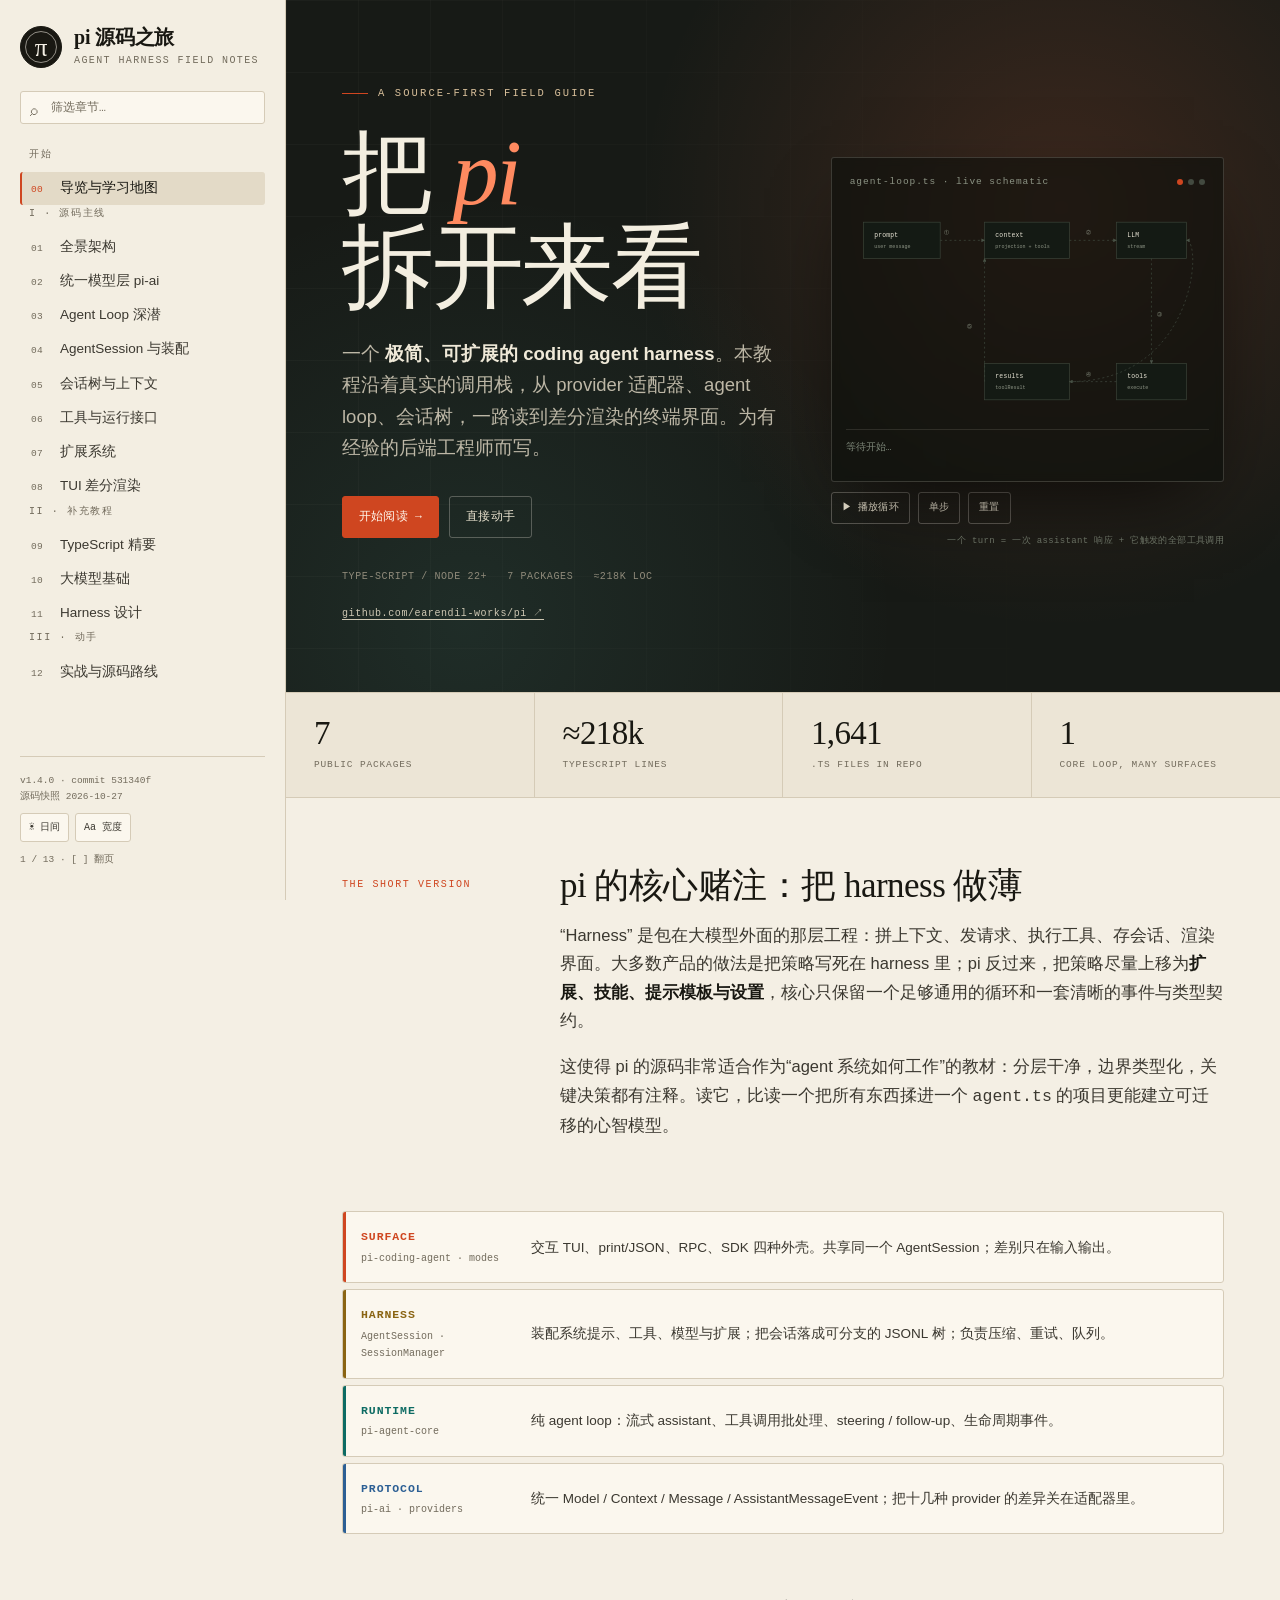
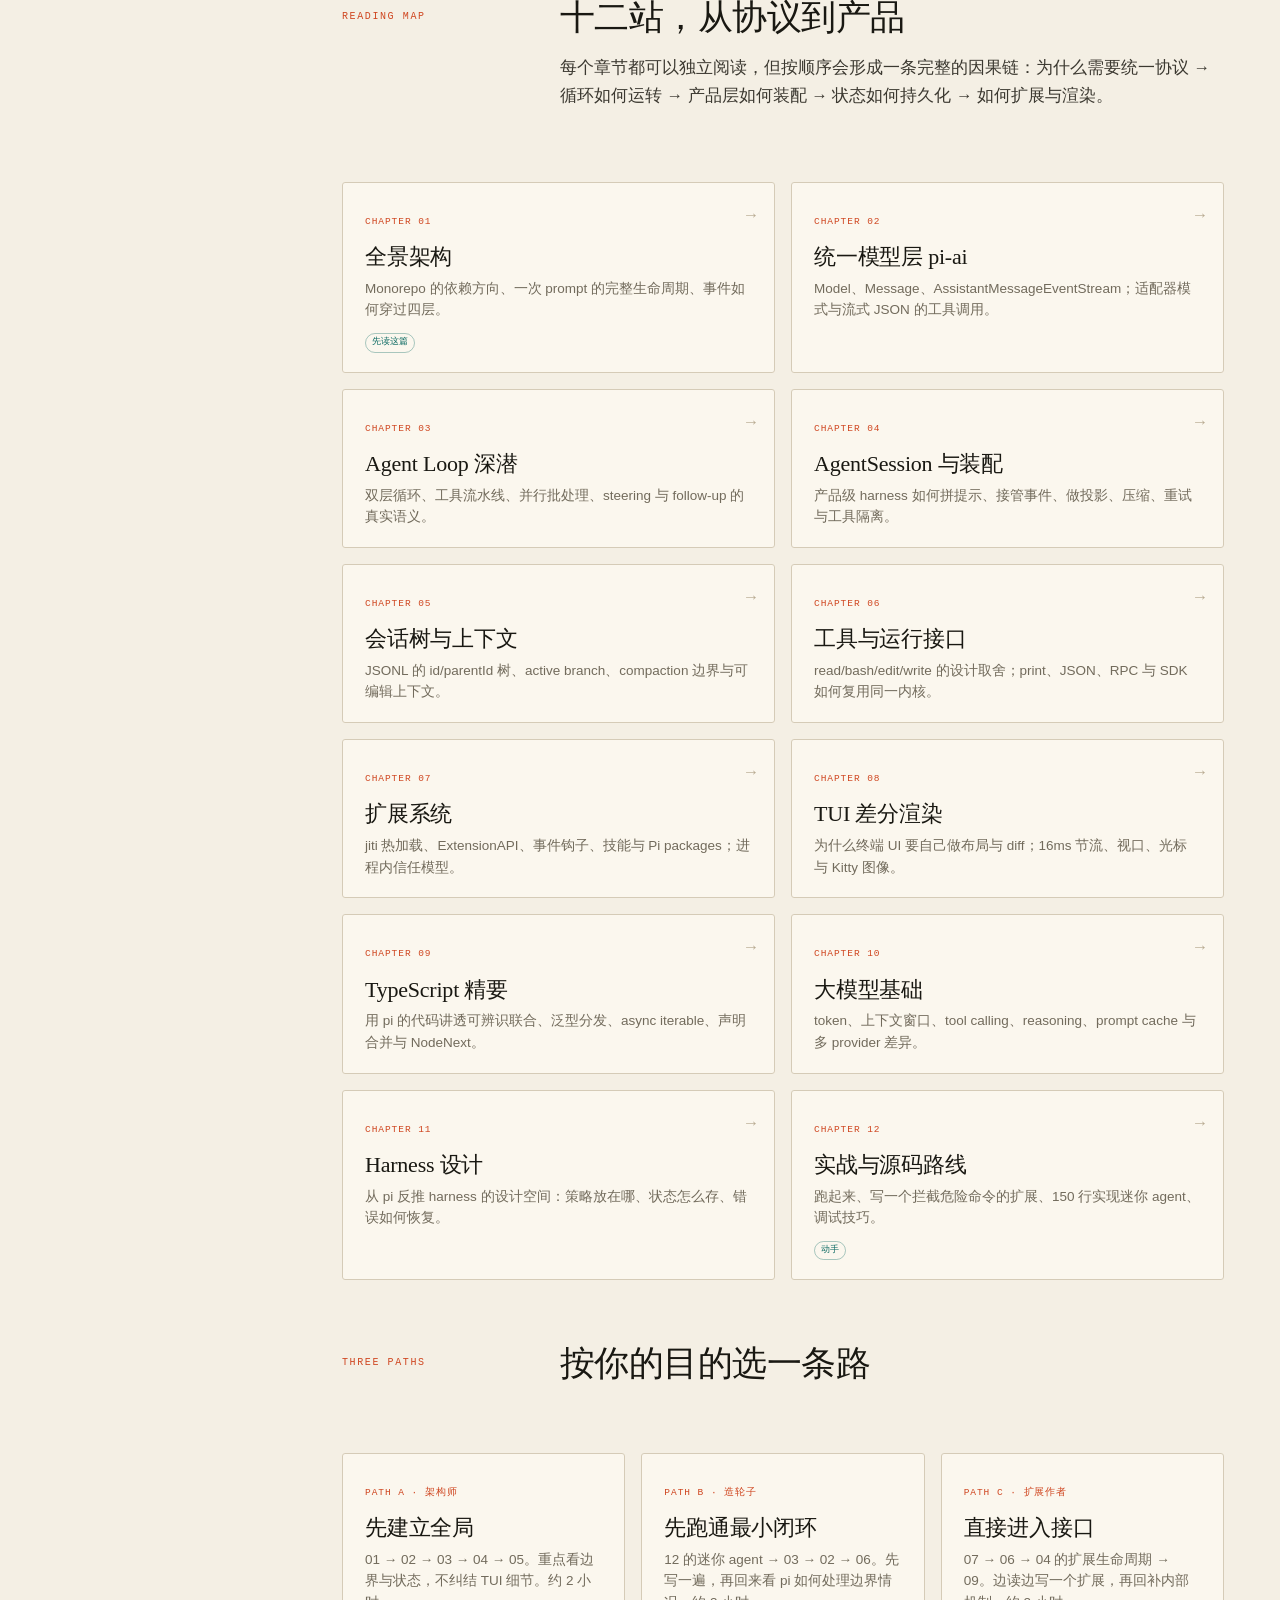
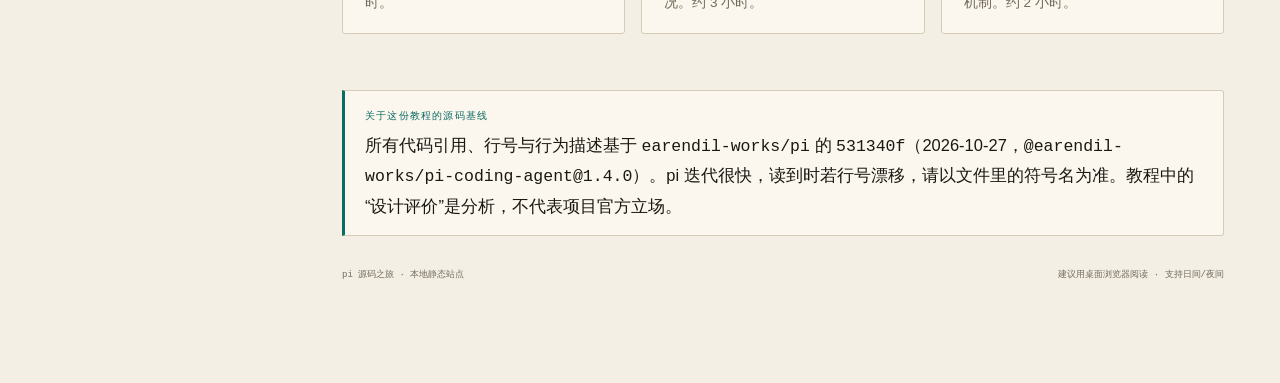
<file: index.html>
<!doctype html>
<html lang="zh-CN" data-theme="light">
<head>
<meta charset="utf-8">
<meta name="viewport" content="width=device-width, initial-scale=1">
<title>pi 源码之旅 · 从 Agent Loop 到可扩展 Harness</title>
<meta name="description" content="面向有经验后端程序员的 pi 源码精读教程：架构、Agent Loop、会话与上下文、TUI、扩展系统，以及 TypeScript、LLM、Harness 补充教程。">
<link rel="stylesheet" href="assets/css/site.css">
</head>
<body>

<div class="shell">
  <aside class="sidebar">
    <a class="brand" href="index.html">
      <span class="brand-mark">π</span>
      <span class="brand-text"><strong>pi 源码之旅</strong><span>agent harness field notes</span></span>
    </a>
    <div class="side-search"><input id="nav-search" type="search" placeholder="筛选章节…" aria-label="筛选章节"></div>
    <nav id="sidebar-nav" aria-label="章节导航"></nav>
    <div class="side-foot">
      <div>v1.4.0 · commit 531340f</div>
      <div>源码快照 2026-10-27</div>
      <div class="side-actions">
        <button class="icon-btn" data-theme-toggle type="button">☀ 日间</button>
        <button class="icon-btn" data-font-toggle type="button">Aa 宽度</button>
      </div>
      <div id="kbd-hint" style="margin-top:10px"></div>
    </div>
  </aside>

  <main class="main">
    <div class="read-progress" id="read-progress"><span></span></div>
    <div class="mobile-bar">
      <button class="icon-btn" data-nav-toggle type="button" aria-label="打开目录">☰ 目录</button>
      <span class="mb-title" id="mobile-title">导览</span>
      <button class="icon-btn" data-theme-toggle type="button">☀</button>
    </div>

    <header class="hero">
      <div class="hero-grid-bg"></div>
      <div class="hero-inner">
        <div>
          <div class="hero-kicker">A source-first field guide</div>
          <h1>把 <em>pi</em><br>拆开来看</h1>
          <p class="hero-sub">一个 <strong>极简、可扩展的 coding agent harness</strong>。本教程沿着真实的调用栈，从 provider 适配器、agent loop、会话树，一路读到差分渲染的终端界面。为有经验的后端工程师而写。</p>
          <div class="hero-cta">
            <a class="btn btn-primary" href="01-architecture.html">开始阅读 →</a>
            <a class="btn btn-ghost" href="12-hands-on.html">直接动手</a>
          </div>
          <div class="hero-meta">
            <span>TYPE-SCRIPT / NODE 22+</span>
            <span>7 PACKAGES</span>
            <span>≈218K LOC</span>
            <span><a href="https://github.com/earendil-works/pi" target="_blank" rel="noreferrer">github.com/earendil-works/pi ↗</a></span>
          </div>
        </div>

        <div class="hero-figure">
          <div class="loop-card">
            <div class="loop-card-head">
              <span>agent-loop.ts · live schematic</span>
              <span class="dot-row"><i></i><i></i><i></i></span>
            </div>
            <svg class="loop-svg" id="hero-loop" viewBox="0 0 540 320" role="img" aria-label="pi agent loop 示意图">
              <defs>
                <marker id="arrow" viewBox="0 0 8 8" refX="7" refY="4" markerWidth="5" markerHeight="5" orient="auto">
                  <path d="M0,0 L8,4 L0,8 z" fill="#4a5448"></path>
                </marker>
              </defs>
              <rect class="node-box" x="26" y="30" width="114" height="54"></rect>
              <text class="node-label" x="42" y="52">prompt</text>
              <text class="node-sub" x="42" y="68">user message</text>

              <rect class="node-box" x="206" y="30" width="126" height="54"></rect>
              <text class="node-label" x="222" y="52">context</text>
              <text class="node-sub" x="222" y="68">projection + tools</text>

              <rect class="node-box" x="402" y="30" width="104" height="54"></rect>
              <text class="node-label" x="418" y="52">LLM</text>
              <text class="node-sub" x="418" y="68">stream</text>

              <rect class="node-box" x="402" y="240" width="104" height="54"></rect>
              <text class="node-label" x="418" y="262">tools</text>
              <text class="node-sub" x="418" y="278">execute</text>

              <rect class="node-box" x="206" y="240" width="126" height="54"></rect>
              <text class="node-label" x="222" y="262">results</text>
              <text class="node-sub" x="222" y="278">toolResult</text>

              <path class="edge" data-edge="0" d="M140 57 H206" marker-end="url(#arrow)"></path>
              <path class="edge" data-edge="1" d="M332 57 H402" marker-end="url(#arrow)"></path>
              <path class="edge" data-edge="2" d="M454 84 V240" marker-end="url(#arrow)"></path>
              <path class="edge" data-edge="3" d="M402 267 H332" marker-end="url(#arrow)"></path>
              <path class="edge" data-edge="4" d="M206 267 V84" marker-end="url(#arrow)"></path>
              <path class="edge" data-edge="5" d="M332 267 C 520 267 530 57 506 57" marker-end="url(#arrow)"></path>

              <circle class="packet" cx="140" cy="57" r="3.2" style="opacity:0"></circle>

              <text class="node-sub" x="145" y="47" fill="#6f7668">①</text>
              <text class="node-sub" x="356" y="47" fill="#6f7668">②</text>
              <text class="node-sub" x="462" y="170" fill="#6f7668">③</text>
              <text class="node-sub" x="356" y="258" fill="#6f7668">④</text>
              <text class="node-sub" x="180" y="188" fill="#6f7668">⑤</text>
            </svg>
            <div class="hero-log" id="hero-log"><span style="color:#7c8577">等待开始…</span></div>
          </div>
          <div class="btn-row" style="margin-top:10px">
            <button class="btn btn-ghost btn-sm" data-hero-play type="button">▶ 播放循环</button>
            <button class="btn btn-ghost btn-sm" data-hero-step type="button">单步</button>
            <button class="btn btn-ghost btn-sm" data-hero-reset type="button">重置</button>
          </div>
          <div class="hero-caption">一个 turn = 一次 assistant 响应 + 它触发的全部工具调用</div>
        </div>
      </div>
    </header>

    <div class="stats-strip">
      <div class="stats-inner">
        <div class="stat"><b>7</b><span>public packages</span></div>
        <div class="stat"><b>≈218k</b><span>TypeScript lines</span></div>
        <div class="stat"><b>1,641</b><span>.ts files in repo</span></div>
        <div class="stat"><b>1</b><span>core loop, many surfaces</span></div>
      </div>
    </div>

    <section class="home-body">
      <div class="home-inner">
        <div class="section-intro reveal">
          <div class="kicker">The short version</div>
          <div>
            <h2>pi 的核心赌注：把 harness 做薄</h2>
            <p>“Harness” 是包在大模型外面的那层工程：拼上下文、发请求、执行工具、存会话、渲染界面。大多数产品的做法是把策略写死在 harness 里；pi 反过来，把策略尽量上移为<strong>扩展、技能、提示模板与设置</strong>，核心只保留一个足够通用的循环和一套清晰的事件与类型契约。</p>
            <p>这使得 pi 的源码非常适合作为“agent 系统如何工作”的教材：分层干净，边界类型化，关键决策都有注释。读它，比读一个把所有东西揉进一个 <code>agent.ts</code> 的项目更能建立可迁移的心智模型。</p>
          </div>
        </div>

        <div class="layer-stack reveal">
          <div class="layer">
            <div><h4>Surface</h4><span class="pkg">pi-coding-agent · modes</span></div>
            <p>交互 TUI、print/JSON、RPC、SDK 四种外壳。共享同一个 AgentSession；差别只在输入输出。</p>
          </div>
          <div class="layer">
            <div><h4>Harness</h4><span class="pkg">AgentSession · SessionManager</span></div>
            <p>装配系统提示、工具、模型与扩展；把会话落成可分支的 JSONL 树；负责压缩、重试、队列。</p>
          </div>
          <div class="layer">
            <div><h4>Runtime</h4><span class="pkg">pi-agent-core</span></div>
            <p>纯 agent loop：流式 assistant、工具调用批处理、steering / follow-up、生命周期事件。</p>
          </div>
          <div class="layer">
            <div><h4>Protocol</h4><span class="pkg">pi-ai · providers</span></div>
            <p>统一 Model / Context / Message / AssistantMessageEvent；把十几种 provider 的差异关在适配器里。</p>
          </div>
        </div>

        <div class="section-intro reveal" style="margin-top:64px">
          <div class="kicker">Reading map</div>
          <div>
            <h2>十二站，从协议到产品</h2>
            <p>每个章节都可以独立阅读，但按顺序会形成一条完整的因果链：为什么需要统一协议 → 循环如何运转 → 产品层如何装配 → 状态如何持久化 → 如何扩展与渲染。</p>
          </div>
        </div>

        <div class="card-grid reveal">
          <a class="card" href="01-architecture.html">
            <span class="arrow">→</span><span class="num">CHAPTER 01</span>
            <h3>全景架构</h3>
            <p>Monorepo 的依赖方向、一次 prompt 的完整生命周期、事件如何穿过四层。</p>
            <span class="card-tag">先读这篇</span>
          </a>
          <a class="card" href="02-pi-ai.html">
            <span class="arrow">→</span><span class="num">CHAPTER 02</span>
            <h3>统一模型层 pi-ai</h3>
            <p>Model、Message、AssistantMessageEventStream；适配器模式与流式 JSON 的工具调用。</p>
          </a>
          <a class="card" href="03-agent-loop.html">
            <span class="arrow">→</span><span class="num">CHAPTER 03</span>
            <h3>Agent Loop 深潜</h3>
            <p>双层循环、工具流水线、并行批处理、steering 与 follow-up 的真实语义。</p>
          </a>
          <a class="card" href="04-agent-session.html">
            <span class="arrow">→</span><span class="num">CHAPTER 04</span>
            <h3>AgentSession 与装配</h3>
            <p>产品级 harness 如何拼提示、接管事件、做投影、压缩、重试与工具隔离。</p>
          </a>
          <a class="card" href="05-session-context.html">
            <span class="arrow">→</span><span class="num">CHAPTER 05</span>
            <h3>会话树与上下文</h3>
            <p>JSONL 的 id/parentId 树、active branch、compaction 边界与可编辑上下文。</p>
          </a>
          <a class="card" href="06-tools-interfaces.html">
            <span class="arrow">→</span><span class="num">CHAPTER 06</span>
            <h3>工具与运行接口</h3>
            <p>read/bash/edit/write 的设计取舍；print、JSON、RPC 与 SDK 如何复用同一内核。</p>
          </a>
          <a class="card" href="07-extensions.html">
            <span class="arrow">→</span><span class="num">CHAPTER 07</span>
            <h3>扩展系统</h3>
            <p>jiti 热加载、ExtensionAPI、事件钩子、技能与 Pi packages；进程内信任模型。</p>
          </a>
          <a class="card" href="08-tui.html">
            <span class="arrow">→</span><span class="num">CHAPTER 08</span>
            <h3>TUI 差分渲染</h3>
            <p>为什么终端 UI 要自己做布局与 diff；16ms 节流、视口、光标与 Kitty 图像。</p>
          </a>
          <a class="card" href="09-typescript.html">
            <span class="arrow">→</span><span class="num">CHAPTER 09</span>
            <h3>TypeScript 精要</h3>
            <p>用 pi 的代码讲透可辨识联合、泛型分发、async iterable、声明合并与 NodeNext。</p>
          </a>
          <a class="card" href="10-llm.html">
            <span class="arrow">→</span><span class="num">CHAPTER 10</span>
            <h3>大模型基础</h3>
            <p>token、上下文窗口、tool calling、reasoning、prompt cache 与多 provider 差异。</p>
          </a>
          <a class="card" href="11-harness.html">
            <span class="arrow">→</span><span class="num">CHAPTER 11</span>
            <h3>Harness 设计</h3>
            <p>从 pi 反推 harness 的设计空间：策略放在哪、状态怎么存、错误如何恢复。</p>
          </a>
          <a class="card" href="12-hands-on.html">
            <span class="arrow">→</span><span class="num">CHAPTER 12</span>
            <h3>实战与源码路线</h3>
            <p>跑起来、写一个拦截危险命令的扩展、150 行实现迷你 agent、调试技巧。</p>
            <span class="card-tag">动手</span>
          </a>
        </div>

        <div class="section-intro reveal" style="margin-top:64px">
          <div class="kicker">Three paths</div>
          <div>
            <h2>按你的目的选一条路</h2>
          </div>
        </div>
        <div class="card-grid three reveal">
          <div class="card" style="cursor:default">
            <span class="num">PATH A · 架构师</span>
            <h3>先建立全局</h3>
            <p>01 → 02 → 03 → 04 → 05。重点看边界与状态，不纠结 TUI 细节。约 2 小时。</p>
          </div>
          <div class="card" style="cursor:default">
            <span class="num">PATH B · 造轮子</span>
            <h3>先跑通最小闭环</h3>
            <p>12 的迷你 agent → 03 → 02 → 06。先写一遍，再回来看 pi 如何处理边界情况。约 3 小时。</p>
          </div>
          <div class="card" style="cursor:default">
            <span class="num">PATH C · 扩展作者</span>
            <h3>直接进入接口</h3>
            <p>07 → 06 → 04 的扩展生命周期 → 09。边读边写一个扩展，再回补内部机制。约 2 小时。</p>
          </div>
        </div>

        <div class="callout note reveal" style="margin-top:56px">
          <div class="callout-title">关于这份教程的源码基线</div>
          <p>所有代码引用、行号与行为描述基于 <code>earendil-works/pi</code> 的 <code>531340f</code>（2026-10-27，<code>@earendil-works/pi-coding-agent@1.4.0</code>）。pi 迭代很快，读到时若行号漂移，请以文件里的符号名为准。教程中的“设计评价”是分析，不代表项目官方立场。</p>
        </div>

        <div class="footer-note">
          <span>pi 源码之旅 · 本地静态站点</span>
          <span>建议用桌面浏览器阅读 · 支持日间/夜间</span>
        </div>
      </div>
    </section>
  </main>
</div>

<script src="assets/js/site.js"></script>
</body>
</html>
</file>
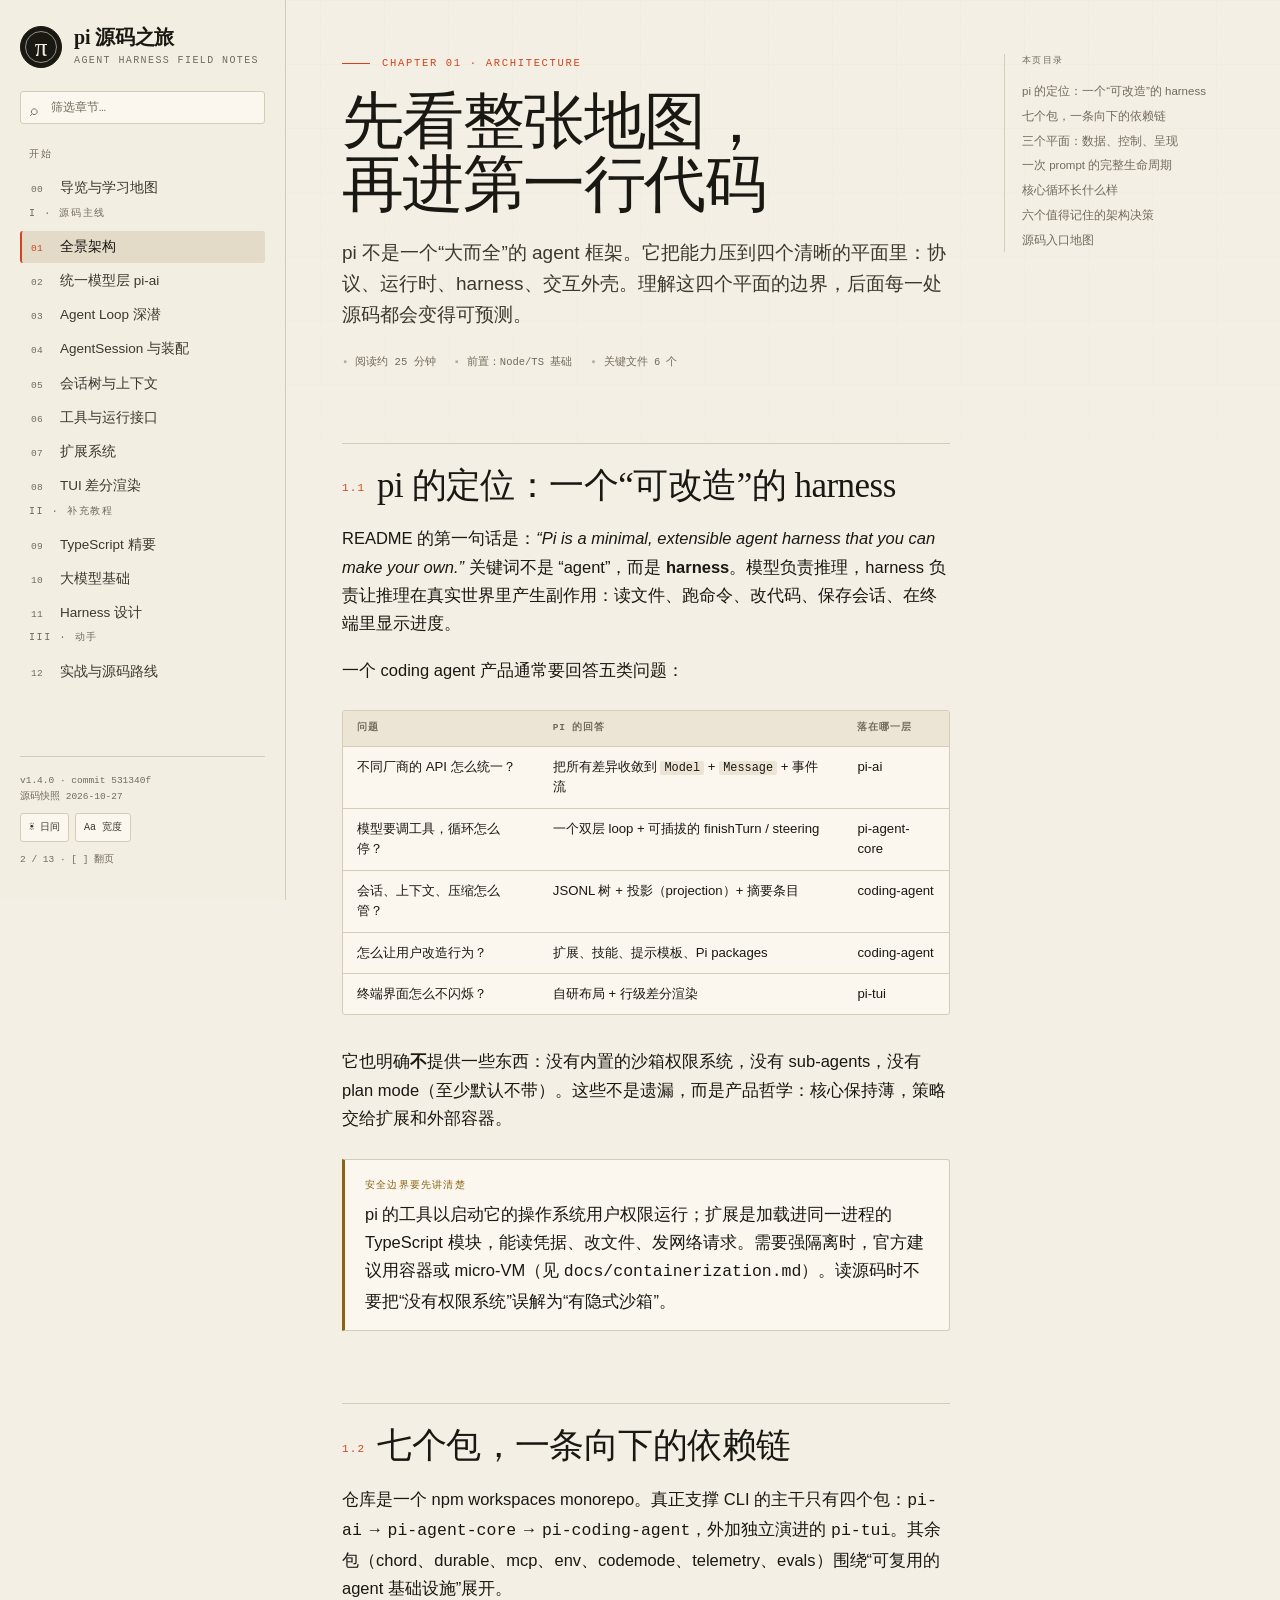
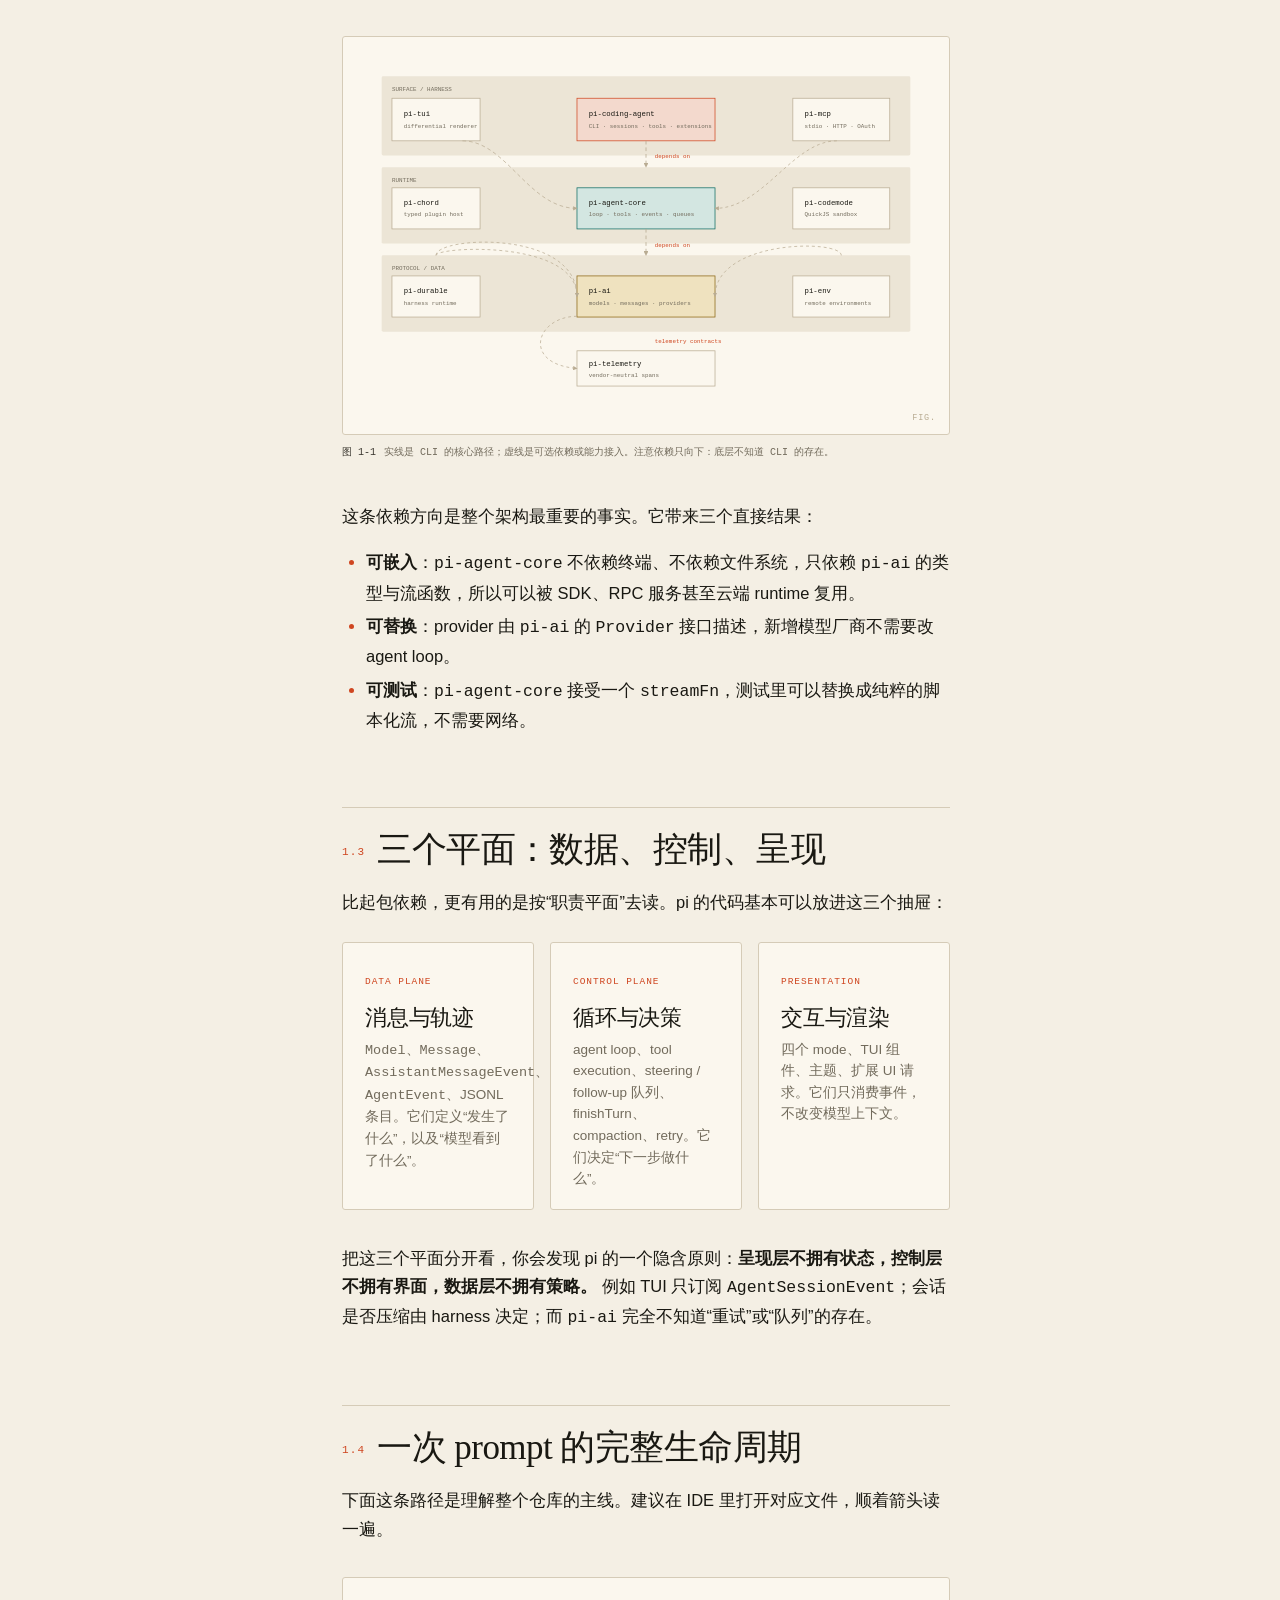
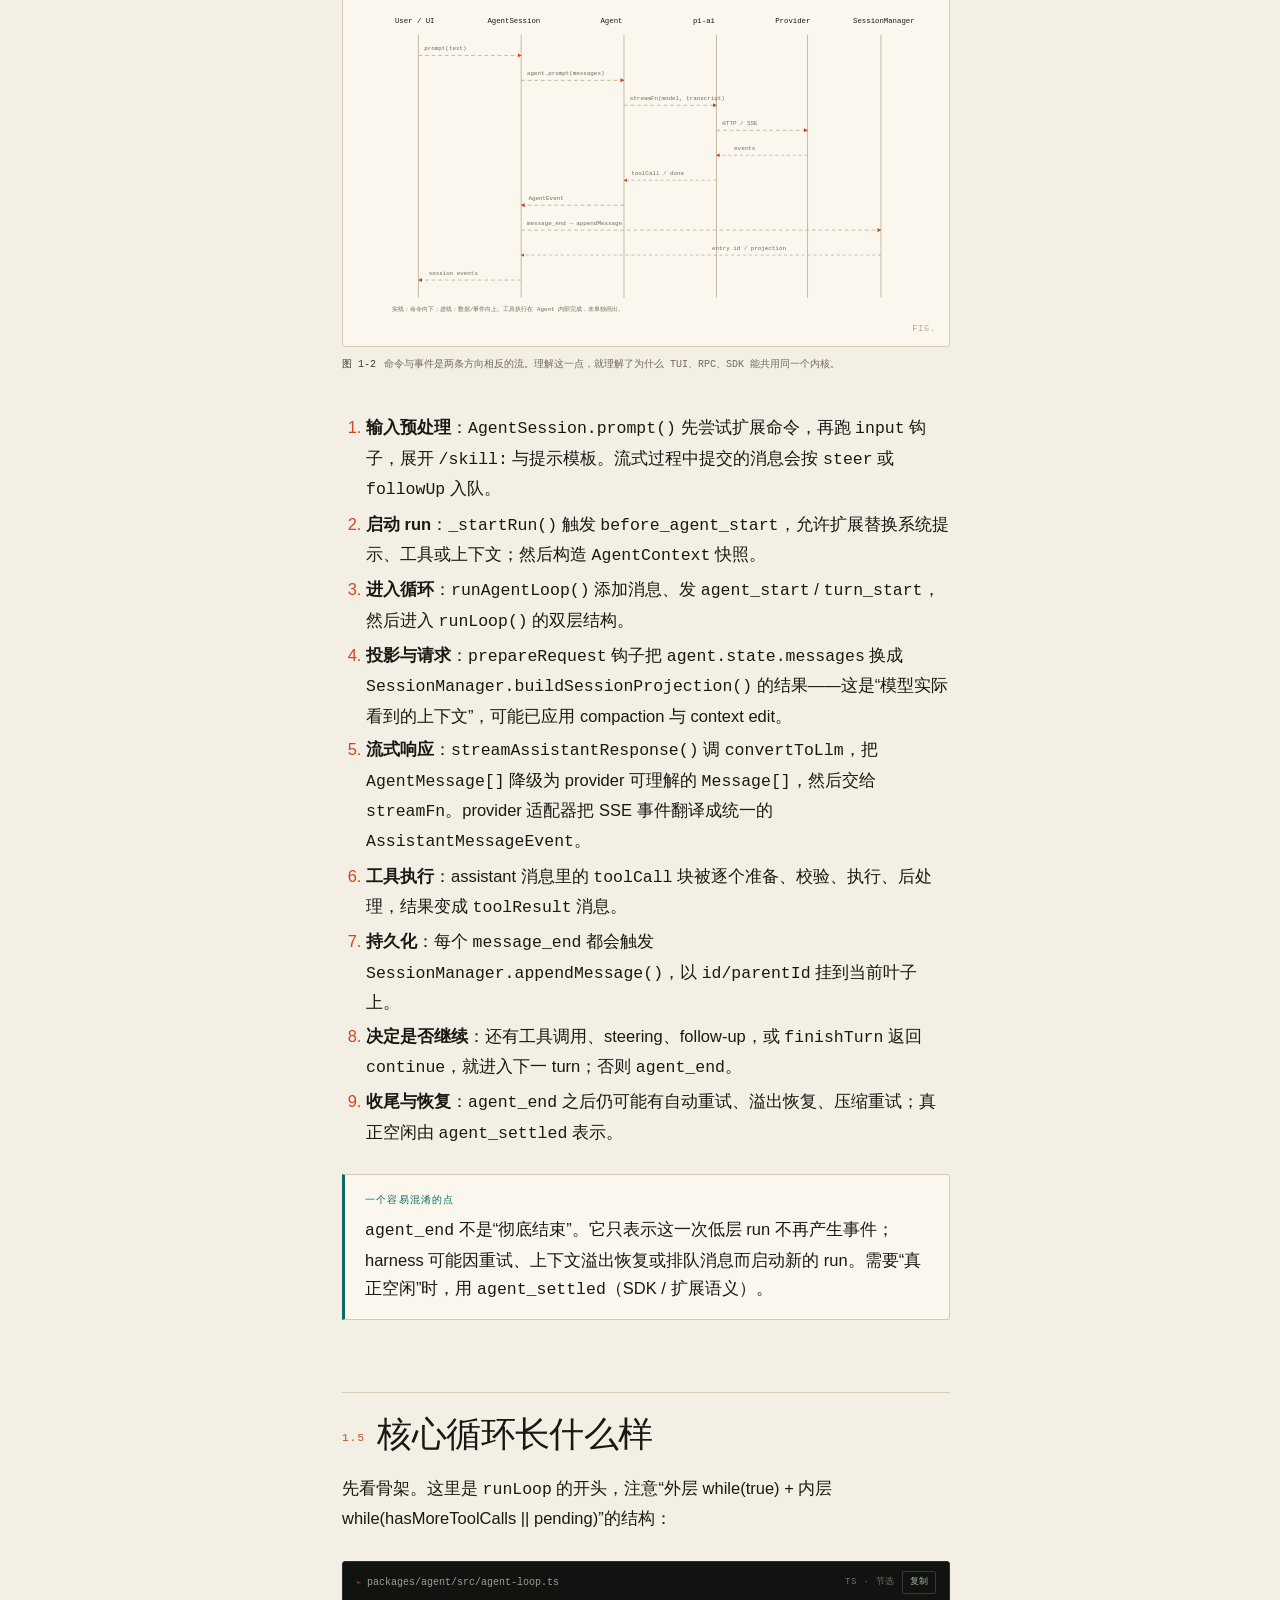
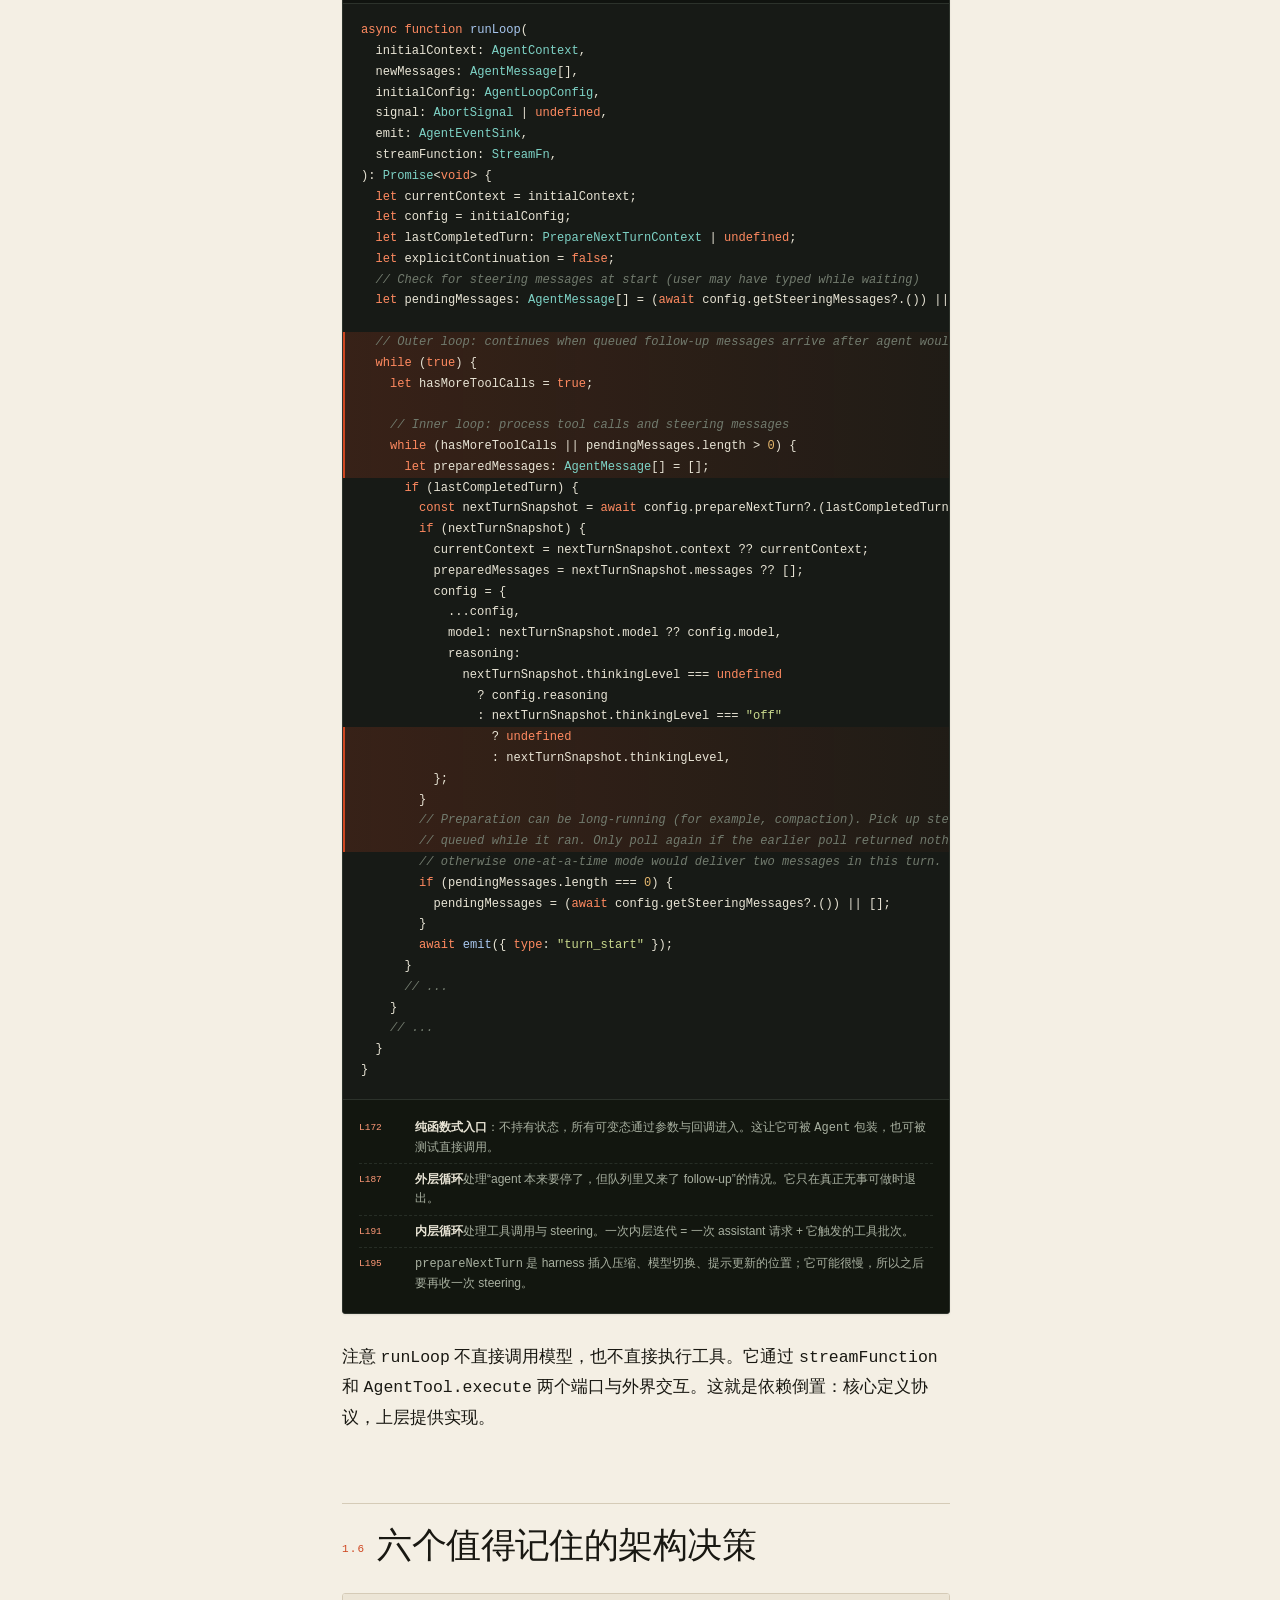
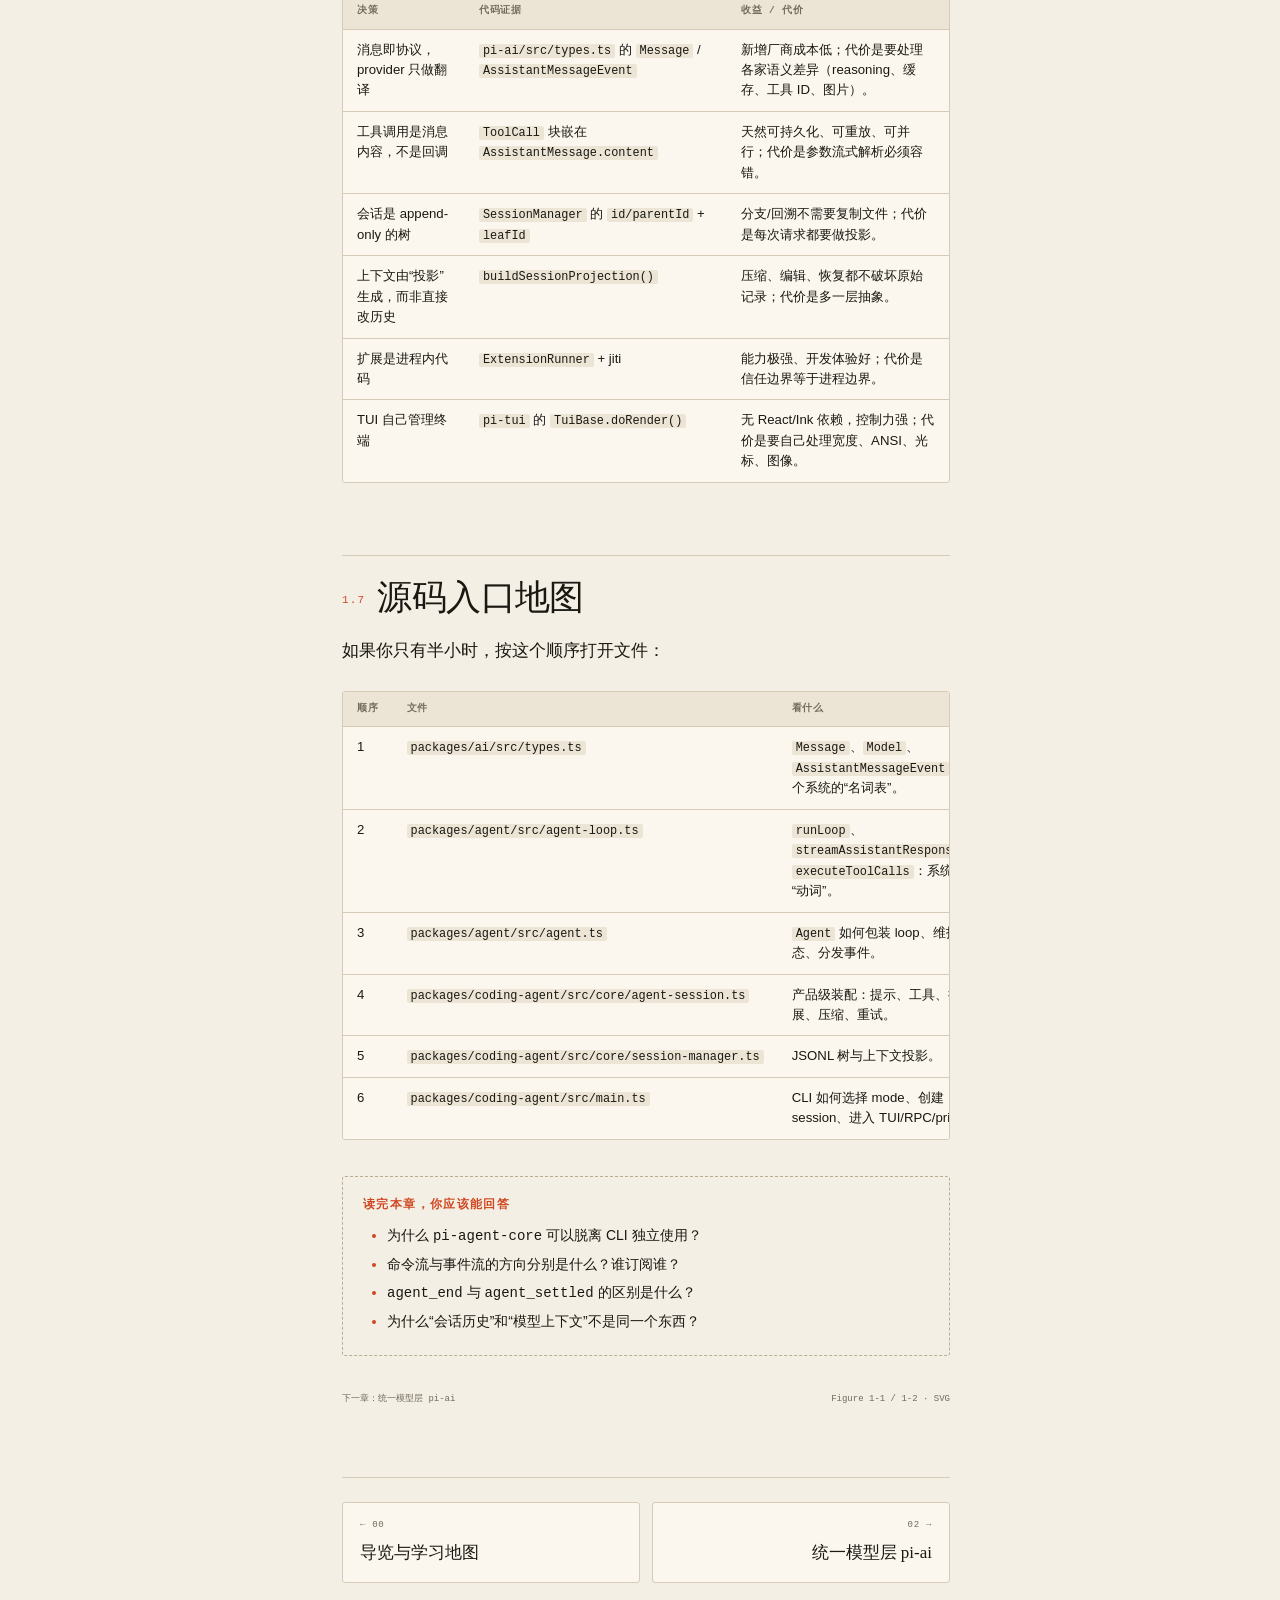
<file: 01-architecture.html>
<!doctype html>
<html lang="zh-CN" data-theme="light">
<head>
<meta charset="utf-8">
<meta name="viewport" content="width=device-width, initial-scale=1">
<title>01 · 全景架构 — pi 源码之旅</title>
<meta name="description" content="pi 的 monorepo 分层、依赖方向、一次 prompt 的完整生命周期，以及关键架构决策。">
<link rel="stylesheet" href="assets/css/site.css">
</head>
<body>

<div class="shell">
  <aside class="sidebar">
    <a class="brand" href="index.html">
      <span class="brand-mark">π</span>
      <span class="brand-text"><strong>pi 源码之旅</strong><span>agent harness field notes</span></span>
    </a>
    <div class="side-search"><input id="nav-search" type="search" placeholder="筛选章节…" aria-label="筛选章节"></div>
    <nav id="sidebar-nav" aria-label="章节导航"></nav>
    <div class="side-foot">
      <div>v1.4.0 · commit 531340f</div>
      <div>源码快照 2026-10-27</div>
      <div class="side-actions">
        <button class="icon-btn" data-theme-toggle type="button">☀ 日间</button>
        <button class="icon-btn" data-font-toggle type="button">Aa 宽度</button>
      </div>
      <div id="kbd-hint" style="margin-top:10px"></div>
    </div>
  </aside>

  <main class="main">
    <div class="read-progress" id="read-progress"><span></span></div>
    <div class="mobile-bar">
      <button class="icon-btn" data-nav-toggle type="button" aria-label="打开目录">☰ 目录</button>
      <span class="mb-title" id="mobile-title">全景架构</span>
      <button class="icon-btn" data-theme-toggle type="button">☀</button>
    </div>

    <div class="page">
      <div class="page-inner">
        <article>
          <header class="chapter-head">
            <div class="chapter-mark">Chapter 01 · Architecture</div>
            <h1>先看整张地图，<br>再进第一行代码</h1>
            <p class="lead">pi 不是一个“大而全”的 agent 框架。它把能力压到四个清晰的平面里：协议、运行时、harness、交互外壳。理解这四个平面的边界，后面每一处源码都会变得可预测。</p>
            <div class="meta-row">
              <span>阅读约 25 分钟</span>
              <span>前置：Node/TS 基础</span>
              <span>关键文件 6 个</span>
            </div>
          </header>

          <h2 id="positioning"><span class="h2-num">1.1</span>pi 的定位：一个“可改造”的 harness</h2>
          <p>README 的第一句话是：<em>“Pi is a minimal, extensible agent harness that you can make your own.”</em> 关键词不是 “agent”，而是 <strong>harness</strong>。模型负责推理，harness 负责让推理在真实世界里产生副作用：读文件、跑命令、改代码、保存会话、在终端里显示进度。</p>
          <p>一个 coding agent 产品通常要回答五类问题：</p>
          <div class="table-wrap">
            <table>
              <thead><tr><th>问题</th><th>pi 的回答</th><th>落在哪一层</th></tr></thead>
              <tbody>
                <tr><td>不同厂商的 API 怎么统一？</td><td>把所有差异收敛到 <code>Model</code> + <code>Message</code> + 事件流</td><td>pi-ai</td></tr>
                <tr><td>模型要调工具，循环怎么停？</td><td>一个双层 loop + 可插拔的 finishTurn / steering</td><td>pi-agent-core</td></tr>
                <tr><td>会话、上下文、压缩怎么管？</td><td>JSONL 树 + 投影（projection）+ 摘要条目</td><td>coding-agent</td></tr>
                <tr><td>怎么让用户改造行为？</td><td>扩展、技能、提示模板、Pi packages</td><td>coding-agent</td></tr>
                <tr><td>终端界面怎么不闪烁？</td><td>自研布局 + 行级差分渲染</td><td>pi-tui</td></tr>
              </tbody>
            </table>
          </div>
          <p>它也明确<strong>不</strong>提供一些东西：没有内置的沙箱权限系统，没有 sub-agents，没有 plan mode（至少默认不带）。这些不是遗漏，而是产品哲学：核心保持薄，策略交给扩展和外部容器。</p>

          <div class="callout warn">
            <div class="callout-title">安全边界要先讲清楚</div>
            <p>pi 的工具以启动它的操作系统用户权限运行；扩展是加载进同一进程的 TypeScript 模块，能读凭据、改文件、发网络请求。需要强隔离时，官方建议用容器或 micro-VM（见 <code>docs/containerization.md</code>）。读源码时不要把“没有权限系统”误解为“有隐式沙箱”。</p>
          </div>

          <h2 id="packages"><span class="h2-num">1.2</span>七个包，一条向下的依赖链</h2>
          <p>仓库是一个 npm workspaces monorepo。真正支撑 CLI 的主干只有四个包：<code>pi-ai</code> → <code>pi-agent-core</code> → <code>pi-coding-agent</code>，外加独立演进的 <code>pi-tui</code>。其余包（chord、durable、mcp、env、codemode、telemetry、evals）围绕“可复用的 agent 基础设施”展开。</p>

          <figure class="figure reveal">
            <div class="figure-frame">
              <svg viewBox="0 0 760 470" role="img" aria-label="pi monorepo 依赖图">
                <defs>
                  <marker id="dg-arrow" viewBox="0 0 8 8" refX="7" refY="4" markerWidth="6" markerHeight="6" orient="auto">
                    <path d="M0,0 L8,4 L0,8 z" fill="var(--rule-strong)"></path>
                  </marker>
                </defs>

                <rect class="dg-band" x="20" y="18" width="720" height="108" rx="2"></rect>
                <text class="dg-sub" x="34" y="38">SURFACE / HARNESS</text>

                <rect class="dg-box-accent" x="286" y="48" width="188" height="58"></rect>
                <text class="dg-label" x="302" y="72">pi-coding-agent</text>
                <text class="dg-sub" x="302" y="88">CLI · sessions · tools · extensions</text>

                <rect class="dg-box" x="34" y="48" width="120" height="58"></rect>
                <text class="dg-label" x="50" y="72">pi-tui</text>
                <text class="dg-sub" x="50" y="88">differential renderer</text>

                <rect class="dg-box" x="580" y="48" width="132" height="58"></rect>
                <text class="dg-label" x="596" y="72">pi-mcp</text>
                <text class="dg-sub" x="596" y="88">stdio · HTTP · OAuth</text>

                <rect class="dg-band" x="20" y="142" width="720" height="104" rx="2"></rect>
                <text class="dg-sub" x="34" y="162">RUNTIME</text>

                <rect class="dg-box-teal" x="286" y="170" width="188" height="56"></rect>
                <text class="dg-label" x="302" y="193">pi-agent-core</text>
                <text class="dg-sub" x="302" y="209">loop · tools · events · queues</text>

                <rect class="dg-box" x="34" y="170" width="120" height="56"></rect>
                <text class="dg-label" x="50" y="193">pi-chord</text>
                <text class="dg-sub" x="50" y="209">typed plugin host</text>

                <rect class="dg-box" x="580" y="170" width="132" height="56"></rect>
                <text class="dg-label" x="596" y="193">pi-codemode</text>
                <text class="dg-sub" x="596" y="209">QuickJS sandbox</text>

                <rect class="dg-band" x="20" y="262" width="720" height="104" rx="2"></rect>
                <text class="dg-sub" x="34" y="282">PROTOCOL / DATA</text>

                <rect class="dg-box-ochre" x="286" y="290" width="188" height="56"></rect>
                <text class="dg-label" x="302" y="313">pi-ai</text>
                <text class="dg-sub" x="302" y="329">models · messages · providers</text>

                <rect class="dg-box" x="34" y="290" width="120" height="56"></rect>
                <text class="dg-label" x="50" y="313">pi-durable</text>
                <text class="dg-sub" x="50" y="329">harness runtime</text>

                <rect class="dg-box" x="580" y="290" width="132" height="56"></rect>
                <text class="dg-label" x="596" y="313">pi-env</text>
                <text class="dg-sub" x="596" y="329">remote environments</text>

                <rect class="dg-box" x="286" y="392" width="188" height="48"></rect>
                <text class="dg-label" x="302" y="413">pi-telemetry</text>
                <text class="dg-sub" x="302" y="428">vendor-neutral spans</text>

                <path class="dg-line flow" d="M380 106 V142" marker-end="url(#dg-arrow)"></path>
                <path class="dg-line-dash flow" d="M130 106 C 190 106 220 198 286 198" marker-end="url(#dg-arrow)"></path>
                <path class="dg-line-dash" d="M640 106 C 580 106 540 198 474 198" marker-end="url(#dg-arrow)"></path>
                <path class="dg-line flow" d="M380 226 V262" marker-end="url(#dg-arrow)"></path>
                <path class="dg-line-dash" d="M94 262 C 94 236 286 226 286 318" marker-end="url(#dg-arrow)"></path>
                <path class="dg-line-dash" d="M94 262 C 94 250 286 240 286 318" marker-end="url(#dg-arrow)"></path>
                <path class="dg-line-dash" d="M646 262 C 646 240 474 240 474 318" marker-end="url(#dg-arrow)"></path>
                <path class="dg-line-dash" d="M286 345 C 230 345 210 410 286 416" marker-end="url(#dg-arrow)"></path>

                <text class="dg-num" x="392" y="130">depends on</text>
                <text class="dg-num" x="392" y="250">depends on</text>
                <text class="dg-num" x="392" y="382">telemetry contracts</text>
              </svg>
            </div>
            <figcaption class="figcap"><b>图 1-1</b> 实线是 CLI 的核心路径；虚线是可选依赖或能力接入。注意依赖只向下：底层不知道 CLI 的存在。</figcaption>
          </figure>

          <p>这条依赖方向是整个架构最重要的事实。它带来三个直接结果：</p>
          <ul>
            <li><strong>可嵌入</strong>：<code>pi-agent-core</code> 不依赖终端、不依赖文件系统，只依赖 <code>pi-ai</code> 的类型与流函数，所以可以被 SDK、RPC 服务甚至云端 runtime 复用。</li>
            <li><strong>可替换</strong>：provider 由 <code>pi-ai</code> 的 <code>Provider</code> 接口描述，新增模型厂商不需要改 agent loop。</li>
            <li><strong>可测试</strong>：<code>pi-agent-core</code> 接受一个 <code>streamFn</code>，测试里可以替换成纯粹的脚本化流，不需要网络。</li>
          </ul>

          <h2 id="planes"><span class="h2-num">1.3</span>三个平面：数据、控制、呈现</h2>
          <p>比起包依赖，更有用的是按“职责平面”去读。pi 的代码基本可以放进这三个抽屉：</p>

          <div class="card-grid three">
            <div class="card" style="cursor:default">
              <span class="num">DATA PLANE</span>
              <h3>消息与轨迹</h3>
              <p><code>Model</code>、<code>Message</code>、<code>AssistantMessageEvent</code>、<code>AgentEvent</code>、JSONL 条目。它们定义“发生了什么”，以及“模型看到了什么”。</p>
            </div>
            <div class="card" style="cursor:default">
              <span class="num">CONTROL PLANE</span>
              <h3>循环与决策</h3>
              <p>agent loop、tool execution、steering / follow-up 队列、finishTurn、compaction、retry。它们决定“下一步做什么”。</p>
            </div>
            <div class="card" style="cursor:default">
              <span class="num">PRESENTATION</span>
              <h3>交互与渲染</h3>
              <p>四个 mode、TUI 组件、主题、扩展 UI 请求。它们只消费事件，不改变模型上下文。</p>
            </div>
          </div>

          <p>把这三个平面分开看，你会发现 pi 的一个隐含原则：<strong>呈现层不拥有状态，控制层不拥有界面，数据层不拥有策略。</strong> 例如 TUI 只订阅 <code>AgentSessionEvent</code>；会话是否压缩由 harness 决定；而 <code>pi-ai</code> 完全不知道“重试”或“队列”的存在。</p>

          <h2 id="lifecycle"><span class="h2-num">1.4</span>一次 prompt 的完整生命周期</h2>
          <p>下面这条路径是理解整个仓库的主线。建议在 IDE 里打开对应文件，顺着箭头读一遍。</p>

          <figure class="figure reveal">
            <div class="figure-frame">
              <svg viewBox="0 0 760 430" role="img" aria-label="一次 prompt 的调用时序">
                <defs>
                  <marker id="seq-arrow" viewBox="0 0 8 8" refX="7" refY="4" markerWidth="5" markerHeight="5" orient="auto">
                    <path d="M0,0 L8,4 L0,8 z" fill="var(--accent)"></path>
                  </marker>
                </defs>
                <g class="seq">
                  <text class="dg-label" x="38" y="26">User / UI</text>
                  <text class="dg-label" x="164" y="26">AgentSession</text>
                  <text class="dg-label" x="318" y="26">Agent</text>
                  <text class="dg-label" x="444" y="26">pi-ai</text>
                  <text class="dg-label" x="556" y="26">Provider</text>
                  <text class="dg-label" x="662" y="26">SessionManager</text>

                  <line class="dg-line" x1="70" y1="42" x2="70" y2="400"></line>
                  <line class="dg-line" x1="210" y1="42" x2="210" y2="400"></line>
                  <line class="dg-line" x1="350" y1="42" x2="350" y2="400"></line>
                  <line class="dg-line" x1="476" y1="42" x2="476" y2="400"></line>
                  <line class="dg-line" x1="600" y1="42" x2="600" y2="400"></line>
                  <line class="dg-line" x1="700" y1="42" x2="700" y2="400"></line>

                  <path class="dg-line flow" d="M70 70 H210" marker-end="url(#seq-arrow)"></path>
                  <text class="dg-sub" x="78" y="63">prompt(text)</text>

                  <path class="dg-line flow" d="M210 104 H350" marker-end="url(#seq-arrow)"></path>
                  <text class="dg-sub" x="218" y="97">agent.prompt(messages)</text>

                  <path class="dg-line flow" d="M350 138 H476" marker-end="url(#seq-arrow)"></path>
                  <text class="dg-sub" x="358" y="131">streamFn(model, transcript)</text>

                  <path class="dg-line flow" d="M476 172 H600" marker-end="url(#seq-arrow)"></path>
                  <text class="dg-sub" x="484" y="165">HTTP / SSE</text>

                  <path class="dg-line-dash" d="M600 206 H476" marker-end="url(#seq-arrow)"></path>
                  <text class="dg-sub" x="500" y="199">events</text>

                  <path class="dg-line-dash" d="M476 240 H350" marker-end="url(#seq-arrow)"></path>
                  <text class="dg-sub" x="360" y="233">toolCall / done</text>

                  <path class="dg-line flow" d="M350 274 H210" marker-end="url(#seq-arrow)"></path>
                  <text class="dg-sub" x="220" y="267">AgentEvent</text>

                  <path class="dg-line flow" d="M210 308 H700" marker-end="url(#seq-arrow)"></path>
                  <text class="dg-sub" x="218" y="301">message_end → appendMessage</text>

                  <path class="dg-line-dash" d="M700 342 H210" marker-end="url(#seq-arrow)"></path>
                  <text class="dg-sub" x="470" y="335">entry id / projection</text>

                  <path class="dg-line flow" d="M210 376 H70" marker-end="url(#seq-arrow)"></path>
                  <text class="dg-sub" x="84" y="369">session events</text>
                </g>
                <text class="dg-sub" x="34" y="418" fill="var(--muted)">实线：命令向下；虚线：数据/事件向上。工具执行在 Agent 内部完成，未单独画出。</text>
              </svg>
            </div>
            <figcaption class="figcap"><b>图 1-2</b> 命令与事件是两条方向相反的流。理解这一点，就理解了为什么 TUI、RPC、SDK 能共用同一个内核。</figcaption>
          </figure>

          <ol>
            <li><strong>输入预处理</strong>：<code>AgentSession.prompt()</code> 先尝试扩展命令，再跑 <code>input</code> 钩子，展开 <code>/skill:</code> 与提示模板。流式过程中提交的消息会按 <code>steer</code> 或 <code>followUp</code> 入队。</li>
            <li><strong>启动 run</strong>：<code>_startRun()</code> 触发 <code>before_agent_start</code>，允许扩展替换系统提示、工具或上下文；然后构造 <code>AgentContext</code> 快照。</li>
            <li><strong>进入循环</strong>：<code>runAgentLoop()</code> 添加消息、发 <code>agent_start</code> / <code>turn_start</code>，然后进入 <code>runLoop()</code> 的双层结构。</li>
            <li><strong>投影与请求</strong>：<code>prepareRequest</code> 钩子把 <code>agent.state.messages</code> 换成 <code>SessionManager.buildSessionProjection()</code> 的结果——这是“模型实际看到的上下文”，可能已应用 compaction 与 context edit。</li>
            <li><strong>流式响应</strong>：<code>streamAssistantResponse()</code> 调 <code>convertToLlm</code>，把 <code>AgentMessage[]</code> 降级为 provider 可理解的 <code>Message[]</code>，然后交给 <code>streamFn</code>。provider 适配器把 SSE 事件翻译成统一的 <code>AssistantMessageEvent</code>。</li>
            <li><strong>工具执行</strong>：assistant 消息里的 <code>toolCall</code> 块被逐个准备、校验、执行、后处理，结果变成 <code>toolResult</code> 消息。</li>
            <li><strong>持久化</strong>：每个 <code>message_end</code> 都会触发 <code>SessionManager.appendMessage()</code>，以 <code>id/parentId</code> 挂到当前叶子上。</li>
            <li><strong>决定是否继续</strong>：还有工具调用、steering、follow-up，或 <code>finishTurn</code> 返回 <code>continue</code>，就进入下一 turn；否则 <code>agent_end</code>。</li>
            <li><strong>收尾与恢复</strong>：<code>agent_end</code> 之后仍可能有自动重试、溢出恢复、压缩重试；真正空闲由 <code>agent_settled</code> 表示。</li>
          </ol>

          <div class="callout note">
            <div class="callout-title">一个容易混淆的点</div>
            <p><code>agent_end</code> 不是“彻底结束”。它只表示这一次低层 run 不再产生事件；harness 可能因重试、上下文溢出恢复或排队消息而启动新的 run。需要“真正空闲”时，用 <code>agent_settled</code>（SDK / 扩展语义）。</p>
          </div>

          <h2 id="loop-shape"><span class="h2-num">1.5</span>核心循环长什么样</h2>
          <p>先看骨架。这里是 <code>runLoop</code> 的开头，注意“外层 while(true) + 内层 while(hasMoreToolCalls || pending)”的结构：</p>

          <div class="code-panel" data-file="packages/agent/src/agent-loop.ts" data-lang="ts" data-start="172" data-highlight="16-22,35-40" data-nolines>
            <div class="code-head">
              <span class="path">packages/agent/src/agent-loop.ts</span>
              <span class="right"><span class="lang">ts · 节选</span><button class="copy-btn" type="button">复制</button></span>
            </div>
            <script type="text/plain" class="src">
async function runLoop(
	initialContext: AgentContext,
	newMessages: AgentMessage[],
	initialConfig: AgentLoopConfig,
	signal: AbortSignal | undefined,
	emit: AgentEventSink,
	streamFunction: StreamFn,
): Promise<void> {
	let currentContext = initialContext;
	let config = initialConfig;
	let lastCompletedTurn: PrepareNextTurnContext | undefined;
	let explicitContinuation = false;
	// Check for steering messages at start (user may have typed while waiting)
	let pendingMessages: AgentMessage[] = (await config.getSteeringMessages?.()) || [];

	// Outer loop: continues when queued follow-up messages arrive after agent would stop
	while (true) {
		let hasMoreToolCalls = true;

		// Inner loop: process tool calls and steering messages
		while (hasMoreToolCalls || pendingMessages.length > 0) {
			let preparedMessages: AgentMessage[] = [];
			if (lastCompletedTurn) {
				const nextTurnSnapshot = await config.prepareNextTurn?.(lastCompletedTurn);
				if (nextTurnSnapshot) {
					currentContext = nextTurnSnapshot.context ?? currentContext;
					preparedMessages = nextTurnSnapshot.messages ?? [];
					config = {
						...config,
						model: nextTurnSnapshot.model ?? config.model,
						reasoning:
							nextTurnSnapshot.thinkingLevel === undefined
								? config.reasoning
								: nextTurnSnapshot.thinkingLevel === "off"
									? undefined
									: nextTurnSnapshot.thinkingLevel,
					};
				}
				// Preparation can be long-running (for example, compaction). Pick up steering
				// queued while it ran. Only poll again if the earlier poll returned nothing;
				// otherwise one-at-a-time mode would deliver two messages in this turn.
				if (pendingMessages.length === 0) {
					pendingMessages = (await config.getSteeringMessages?.()) || [];
				}
				await emit({ type: "turn_start" });
			}
			// ...
		}
		// ...
	}
}
            </script>
            <ul class="code-notes">
              <li><b>L172</b><span><strong>纯函数式入口</strong>：不持有状态，所有可变态通过参数与回调进入。这让它可被 <code>Agent</code> 包装，也可被测试直接调用。</span></li>
              <li><b>L187</b><span><strong>外层循环</strong>处理“agent 本来要停了，但队列里又来了 follow-up”的情况。它只在真正无事可做时退出。</span></li>
              <li><b>L191</b><span><strong>内层循环</strong>处理工具调用与 steering。一次内层迭代 = 一次 assistant 请求 + 它触发的工具批次。</span></li>
              <li><b>L195</b><span><code>prepareNextTurn</code> 是 harness 插入压缩、模型切换、提示更新的位置；它可能很慢，所以之后要再收一次 steering。</span></li>
            </ul>
          </div>

          <p>注意 <code>runLoop</code> 不直接调用模型，也不直接执行工具。它通过 <code>streamFunction</code> 和 <code>AgentTool.execute</code> 两个端口与外界交互。这就是依赖倒置：核心定义协议，上层提供实现。</p>

          <h2 id="decisions"><span class="h2-num">1.6</span>六个值得记住的架构决策</h2>

          <div class="table-wrap">
            <table>
              <thead><tr><th>决策</th><th>代码证据</th><th>收益 / 代价</th></tr></thead>
              <tbody>
                <tr>
                  <td>消息即协议，provider 只做翻译</td>
                  <td><code>pi-ai/src/types.ts</code> 的 <code>Message</code> / <code>AssistantMessageEvent</code></td>
                  <td>新增厂商成本低；代价是要处理各家语义差异（reasoning、缓存、工具 ID、图片）。</td>
                </tr>
                <tr>
                  <td>工具调用是消息内容，不是回调</td>
                  <td><code>ToolCall</code> 块嵌在 <code>AssistantMessage.content</code></td>
                  <td>天然可持久化、可重放、可并行；代价是参数流式解析必须容错。</td>
                </tr>
                <tr>
                  <td>会话是 append-only 的树</td>
                  <td><code>SessionManager</code> 的 <code>id/parentId</code> + <code>leafId</code></td>
                  <td>分支/回溯不需要复制文件；代价是每次请求都要做投影。</td>
                </tr>
                <tr>
                  <td>上下文由“投影”生成，而非直接改历史</td>
                  <td><code>buildSessionProjection()</code></td>
                  <td>压缩、编辑、恢复都不破坏原始记录；代价是多一层抽象。</td>
                </tr>
                <tr>
                  <td>扩展是进程内代码</td>
                  <td><code>ExtensionRunner</code> + jiti</td>
                  <td>能力极强、开发体验好；代价是信任边界等于进程边界。</td>
                </tr>
                <tr>
                  <td>TUI 自己管理终端</td>
                  <td><code>pi-tui</code> 的 <code>TuiBase.doRender()</code></td>
                  <td>无 React/Ink 依赖，控制力强；代价是要自己处理宽度、ANSI、光标、图像。</td>
                </tr>
              </tbody>
            </table>
          </div>

          <h2 id="entry-map"><span class="h2-num">1.7</span>源码入口地图</h2>
          <p>如果你只有半小时，按这个顺序打开文件：</p>
          <div class="table-wrap">
            <table>
              <thead><tr><th>顺序</th><th>文件</th><th>看什么</th></tr></thead>
              <tbody>
                <tr><td>1</td><td><code>packages/ai/src/types.ts</code></td><td><code>Message</code>、<code>Model</code>、<code>AssistantMessageEvent</code>：整个系统的“名词表”。</td></tr>
                <tr><td>2</td><td><code>packages/agent/src/agent-loop.ts</code></td><td><code>runLoop</code>、<code>streamAssistantResponse</code>、<code>executeToolCalls</code>：系统的“动词”。</td></tr>
                <tr><td>3</td><td><code>packages/agent/src/agent.ts</code></td><td><code>Agent</code> 如何包装 loop、维护状态、分发事件。</td></tr>
                <tr><td>4</td><td><code>packages/coding-agent/src/core/agent-session.ts</code></td><td>产品级装配：提示、工具、扩展、压缩、重试。</td></tr>
                <tr><td>5</td><td><code>packages/coding-agent/src/core/session-manager.ts</code></td><td>JSONL 树与上下文投影。</td></tr>
                <tr><td>6</td><td><code>packages/coding-agent/src/main.ts</code></td><td>CLI 如何选择 mode、创建 session、进入 TUI/RPC/print。</td></tr>
              </tbody>
            </table>
          </div>

          <div class="checkpoint">
            <h4>读完本章，你应该能回答</h4>
            <ul>
              <li>为什么 <code>pi-agent-core</code> 可以脱离 CLI 独立使用？</li>
              <li>命令流与事件流的方向分别是什么？谁订阅谁？</li>
              <li><code>agent_end</code> 与 <code>agent_settled</code> 的区别是什么？</li>
              <li>为什么“会话历史”和“模型上下文”不是同一个东西？</li>
            </ul>
          </div>

          <div class="footer-note">
            <span>下一章：统一模型层 pi-ai</span>
            <span>Figure 1-1 / 1-2 · SVG</span>
          </div>
          <nav class="footer-nav" id="footer-nav"></nav>
        </article>
      </div>
      <aside class="toc"><div class="toc-inner" id="toc-nav"></div></aside>
    </div>
  </main>
</div>

<script src="assets/js/site.js"></script>
</body>
</html>
</file>
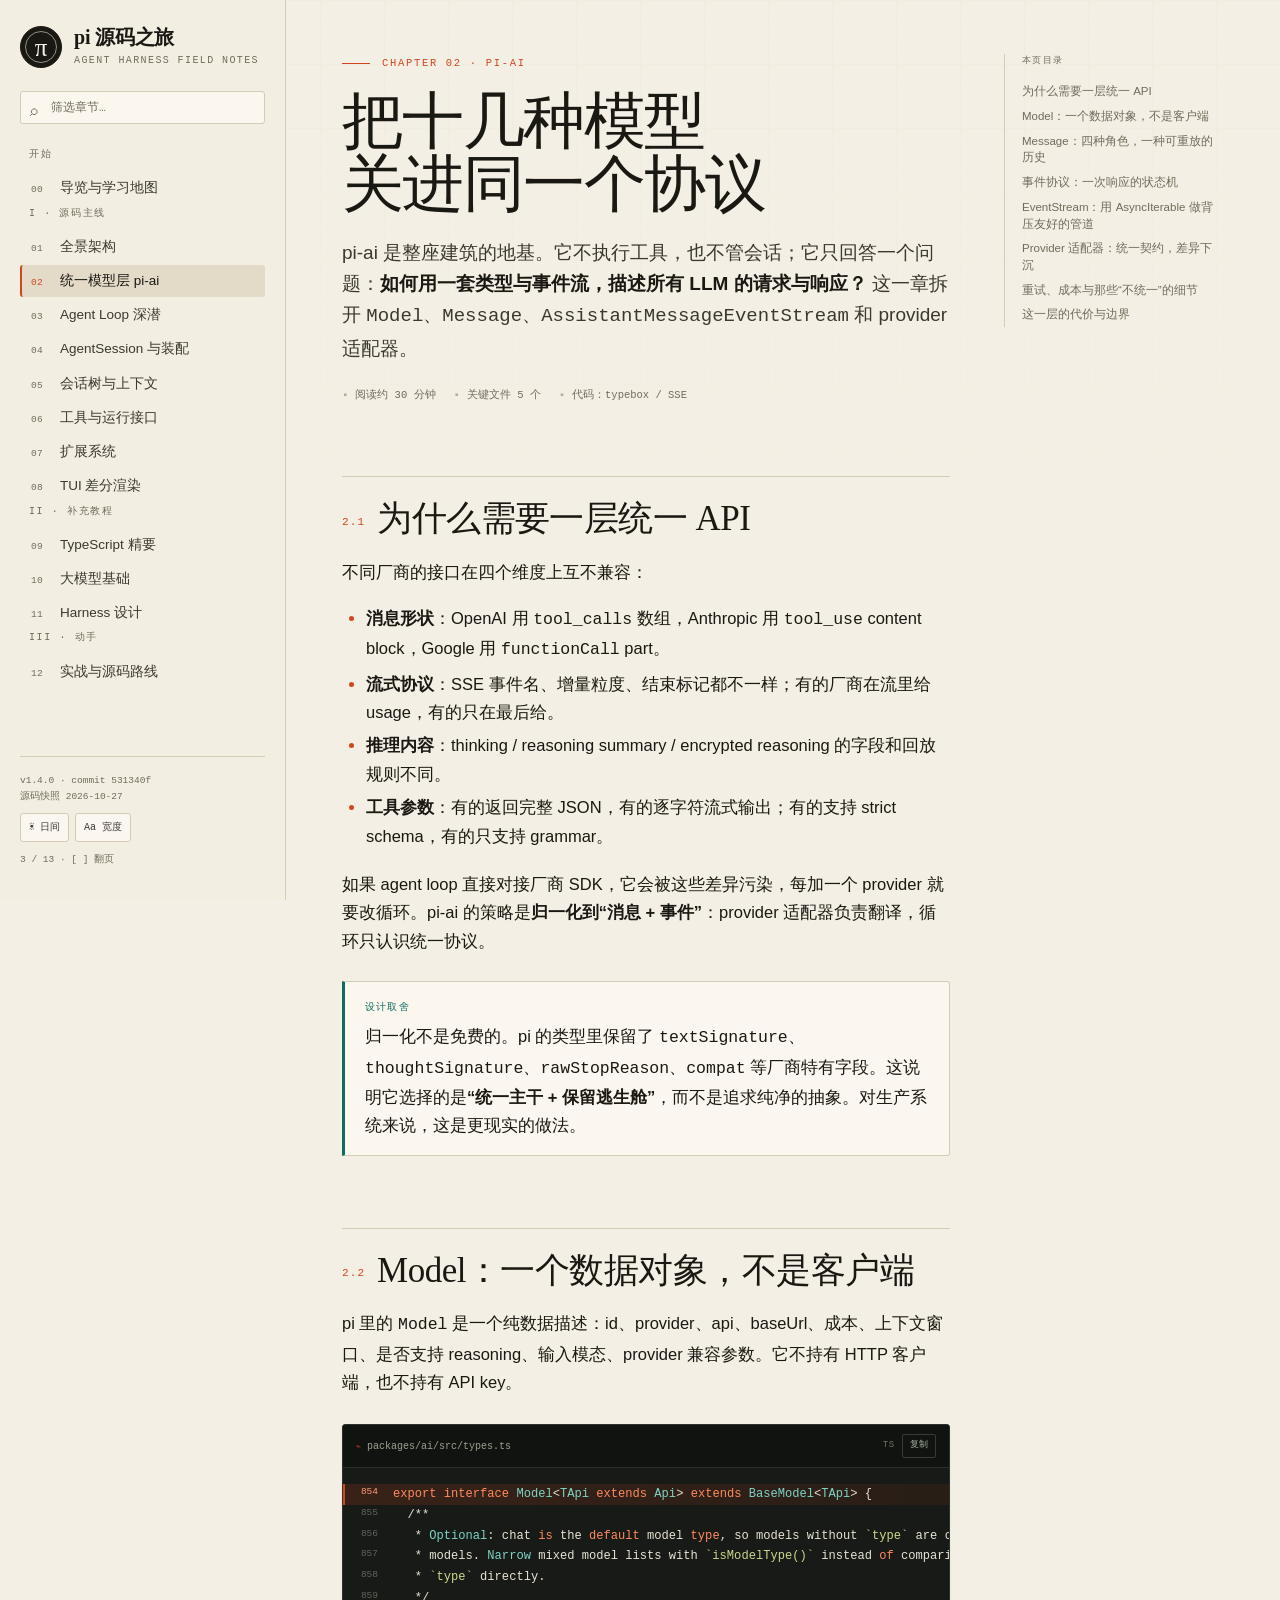
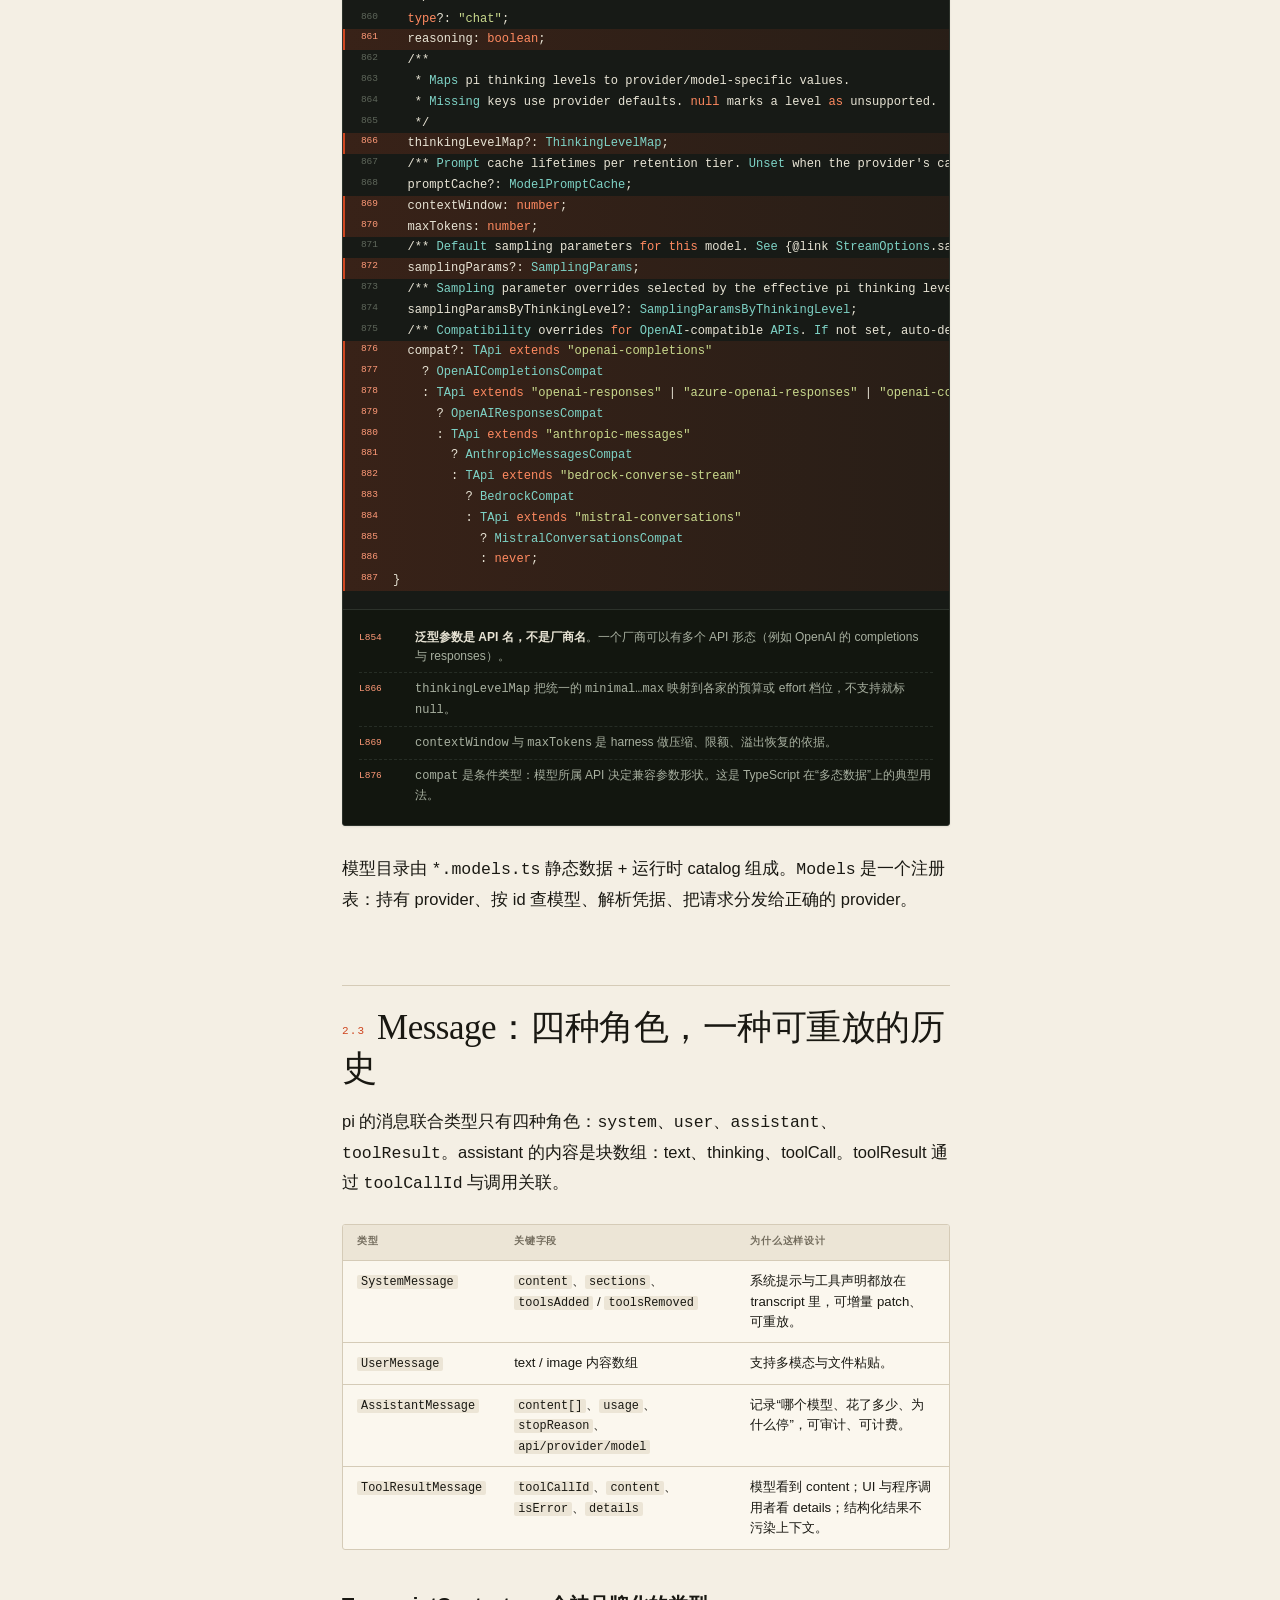
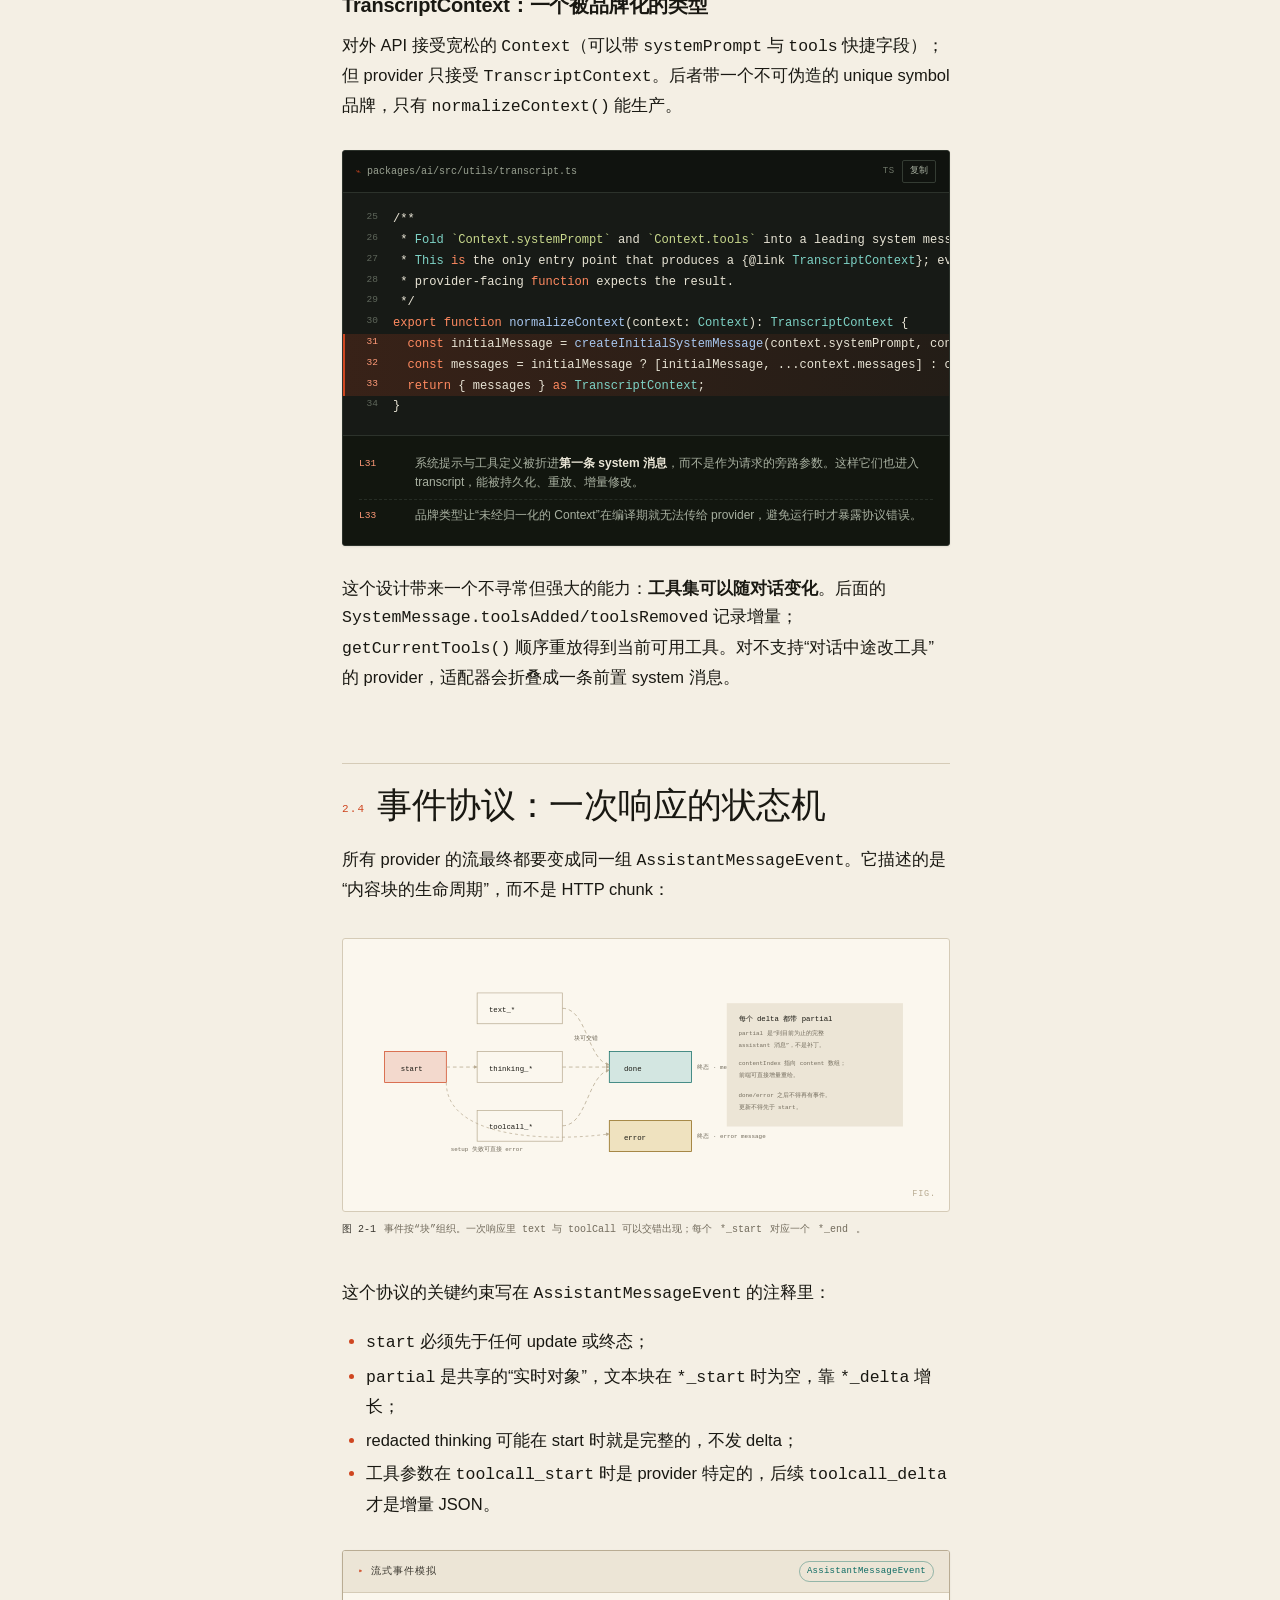
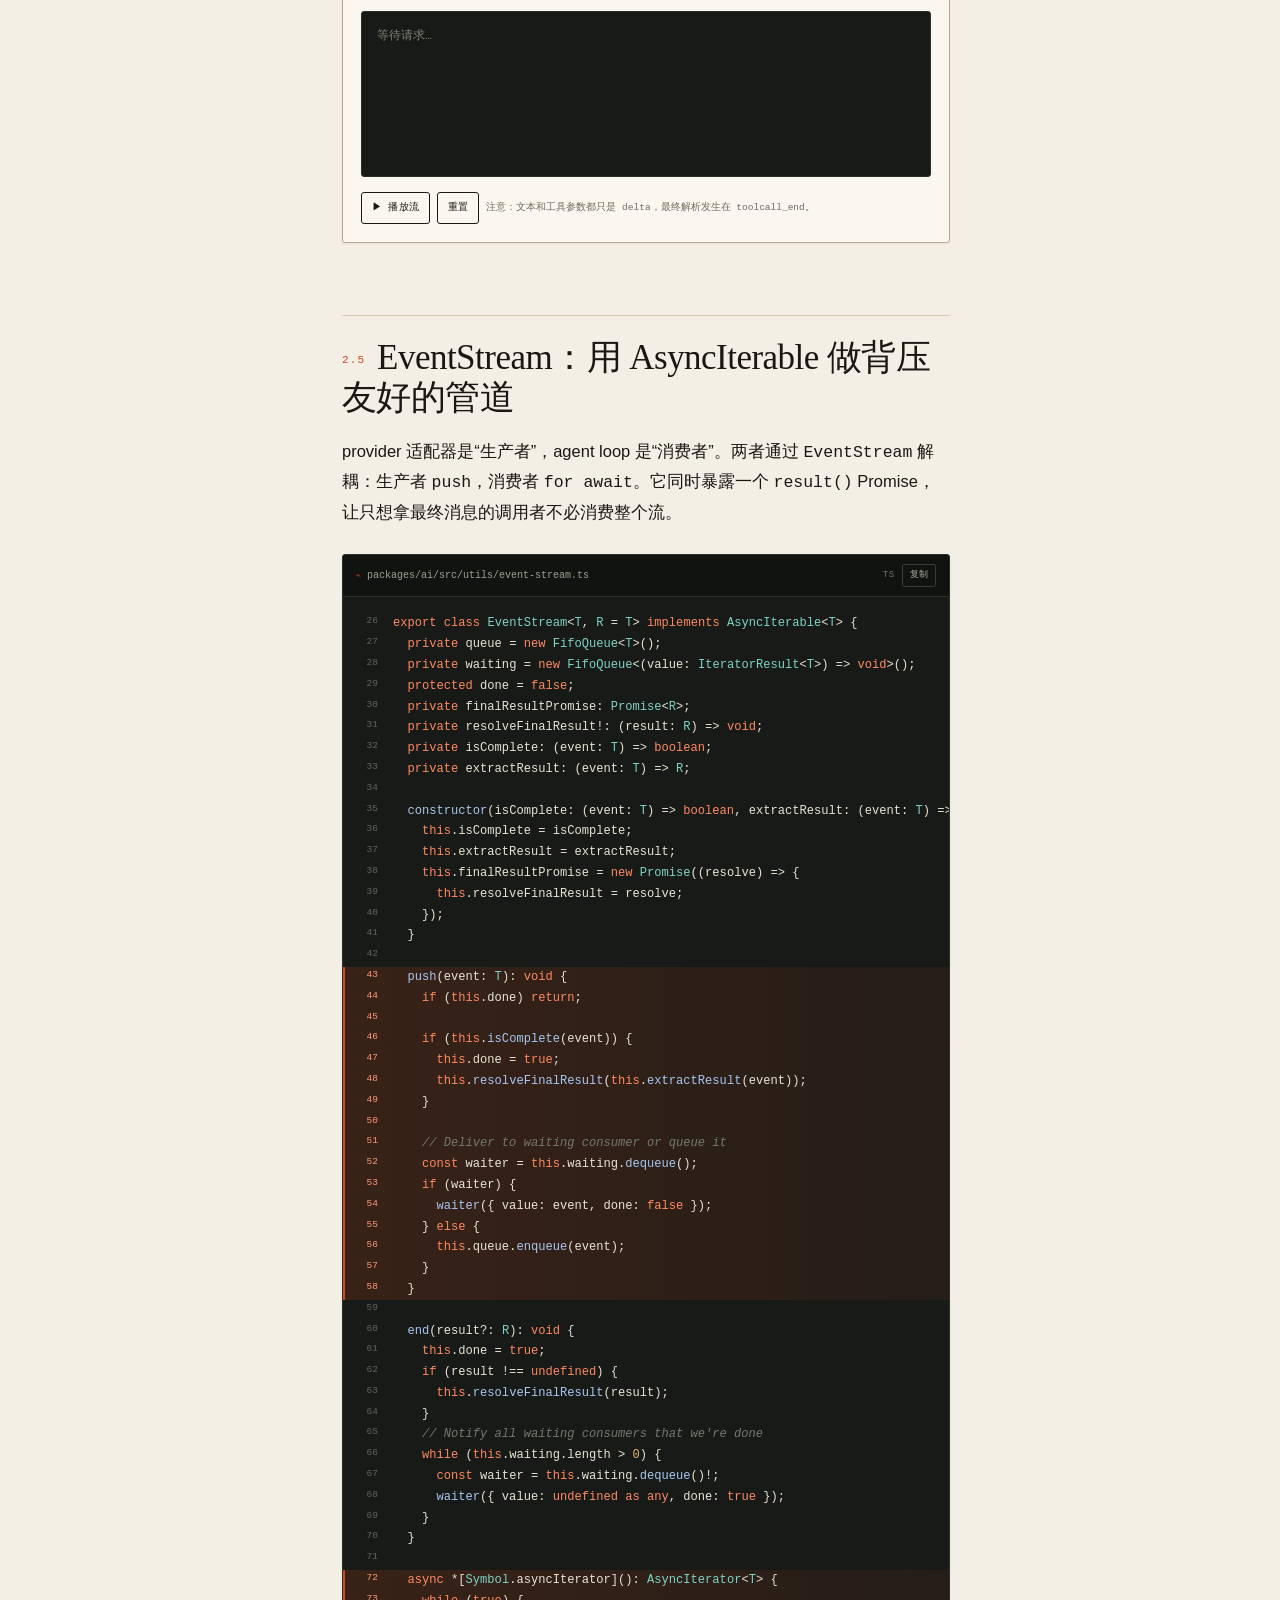
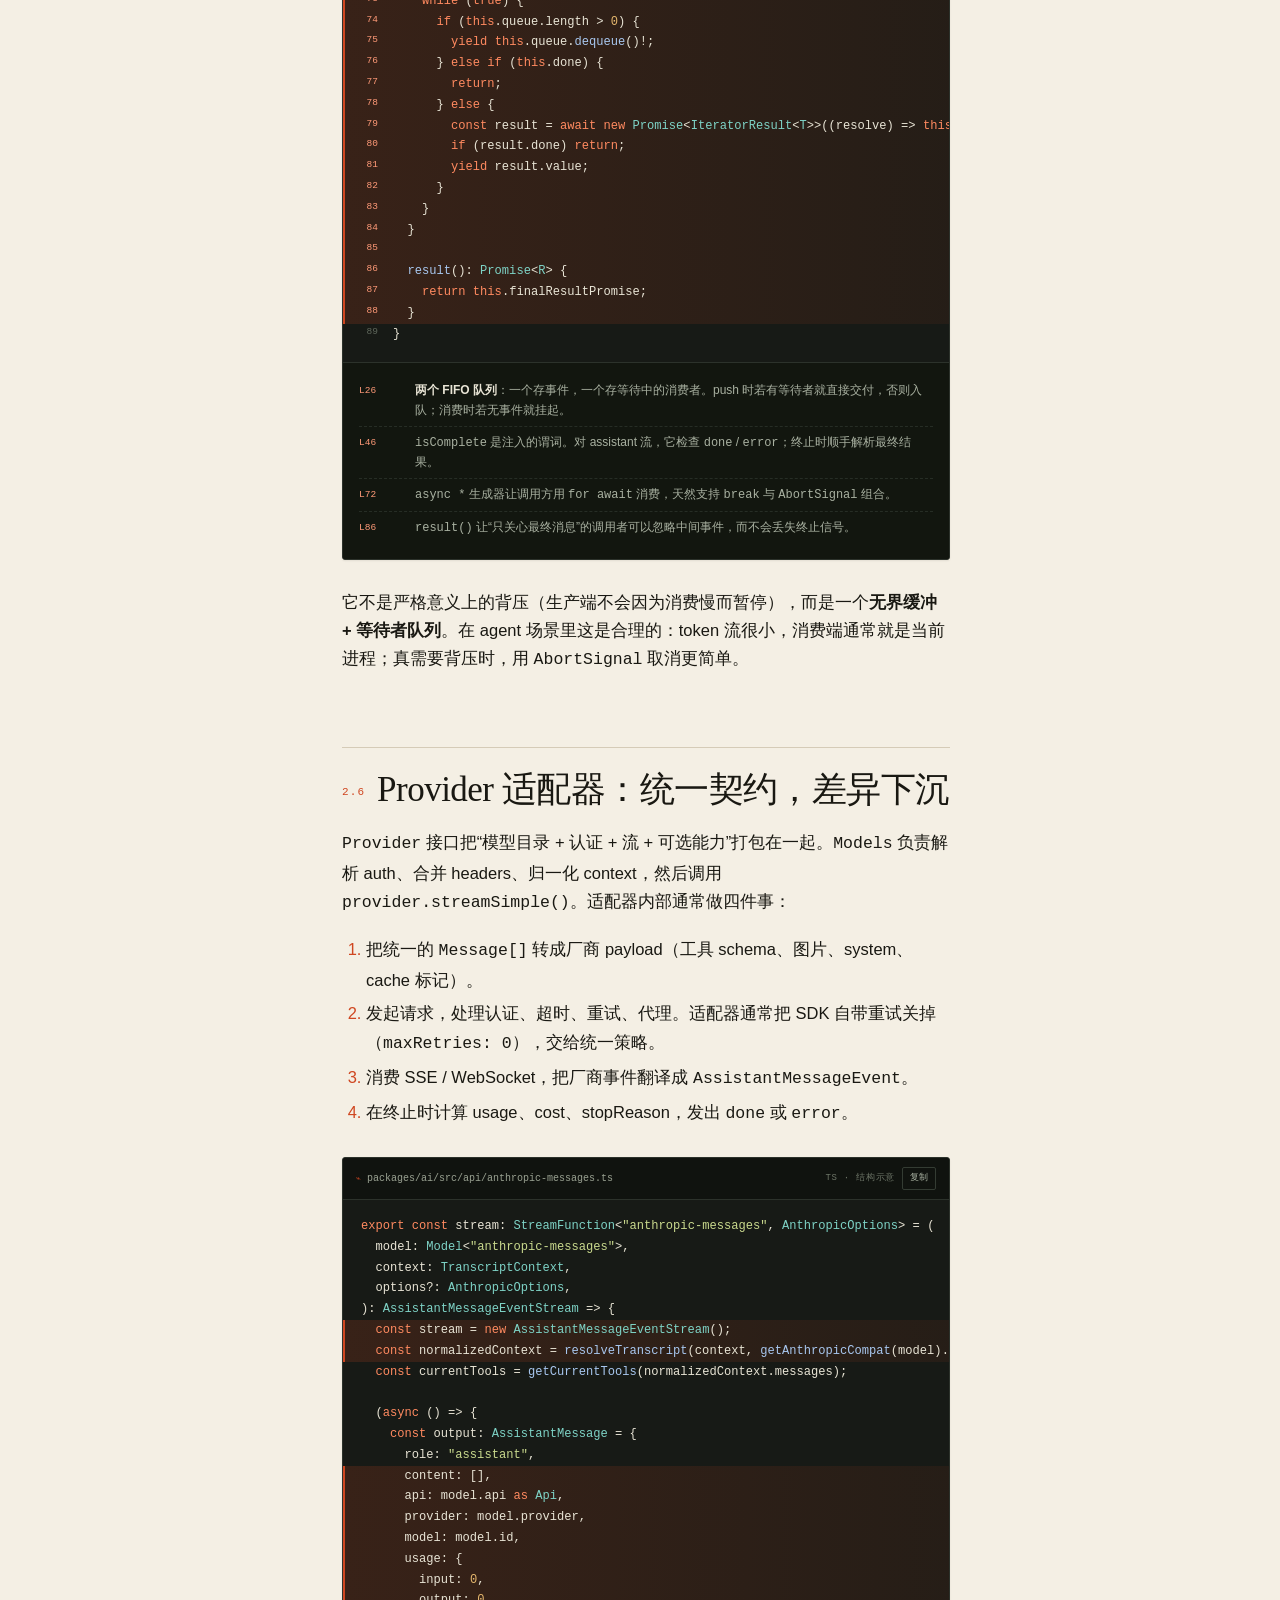
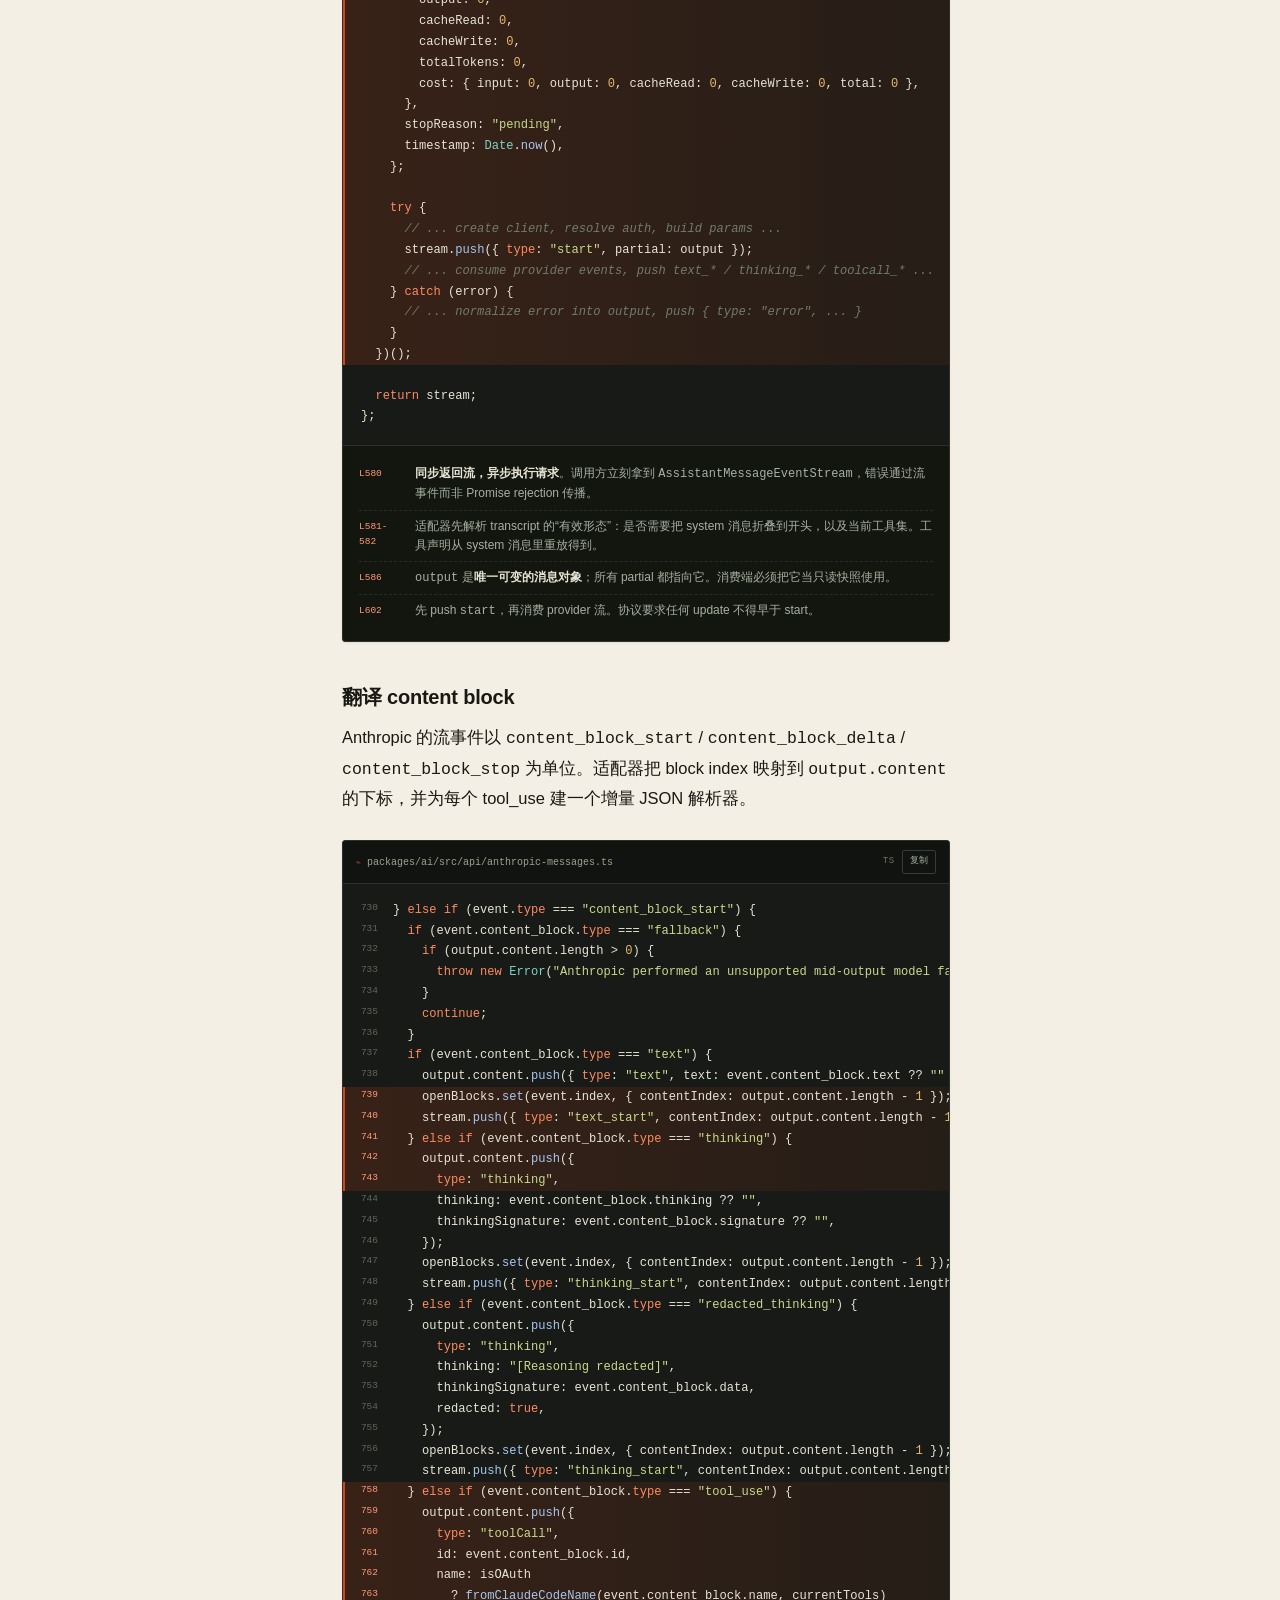
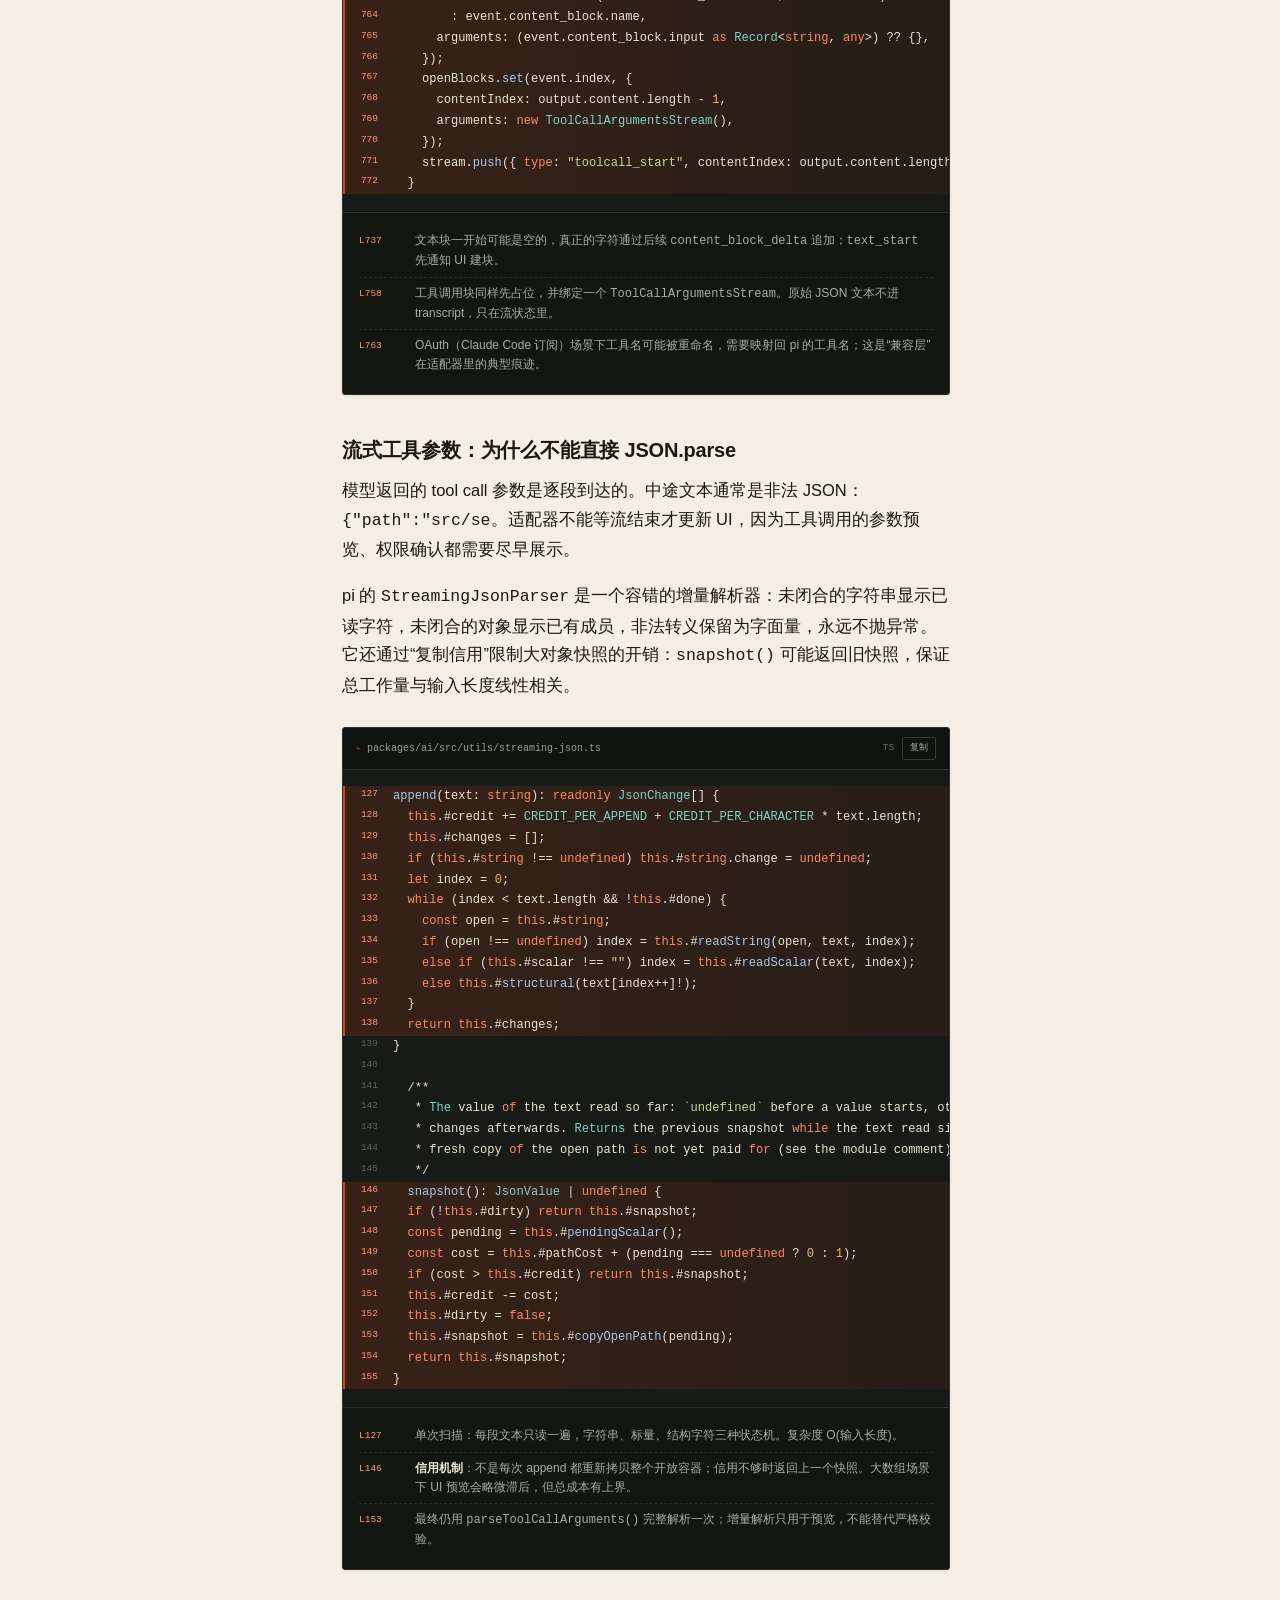
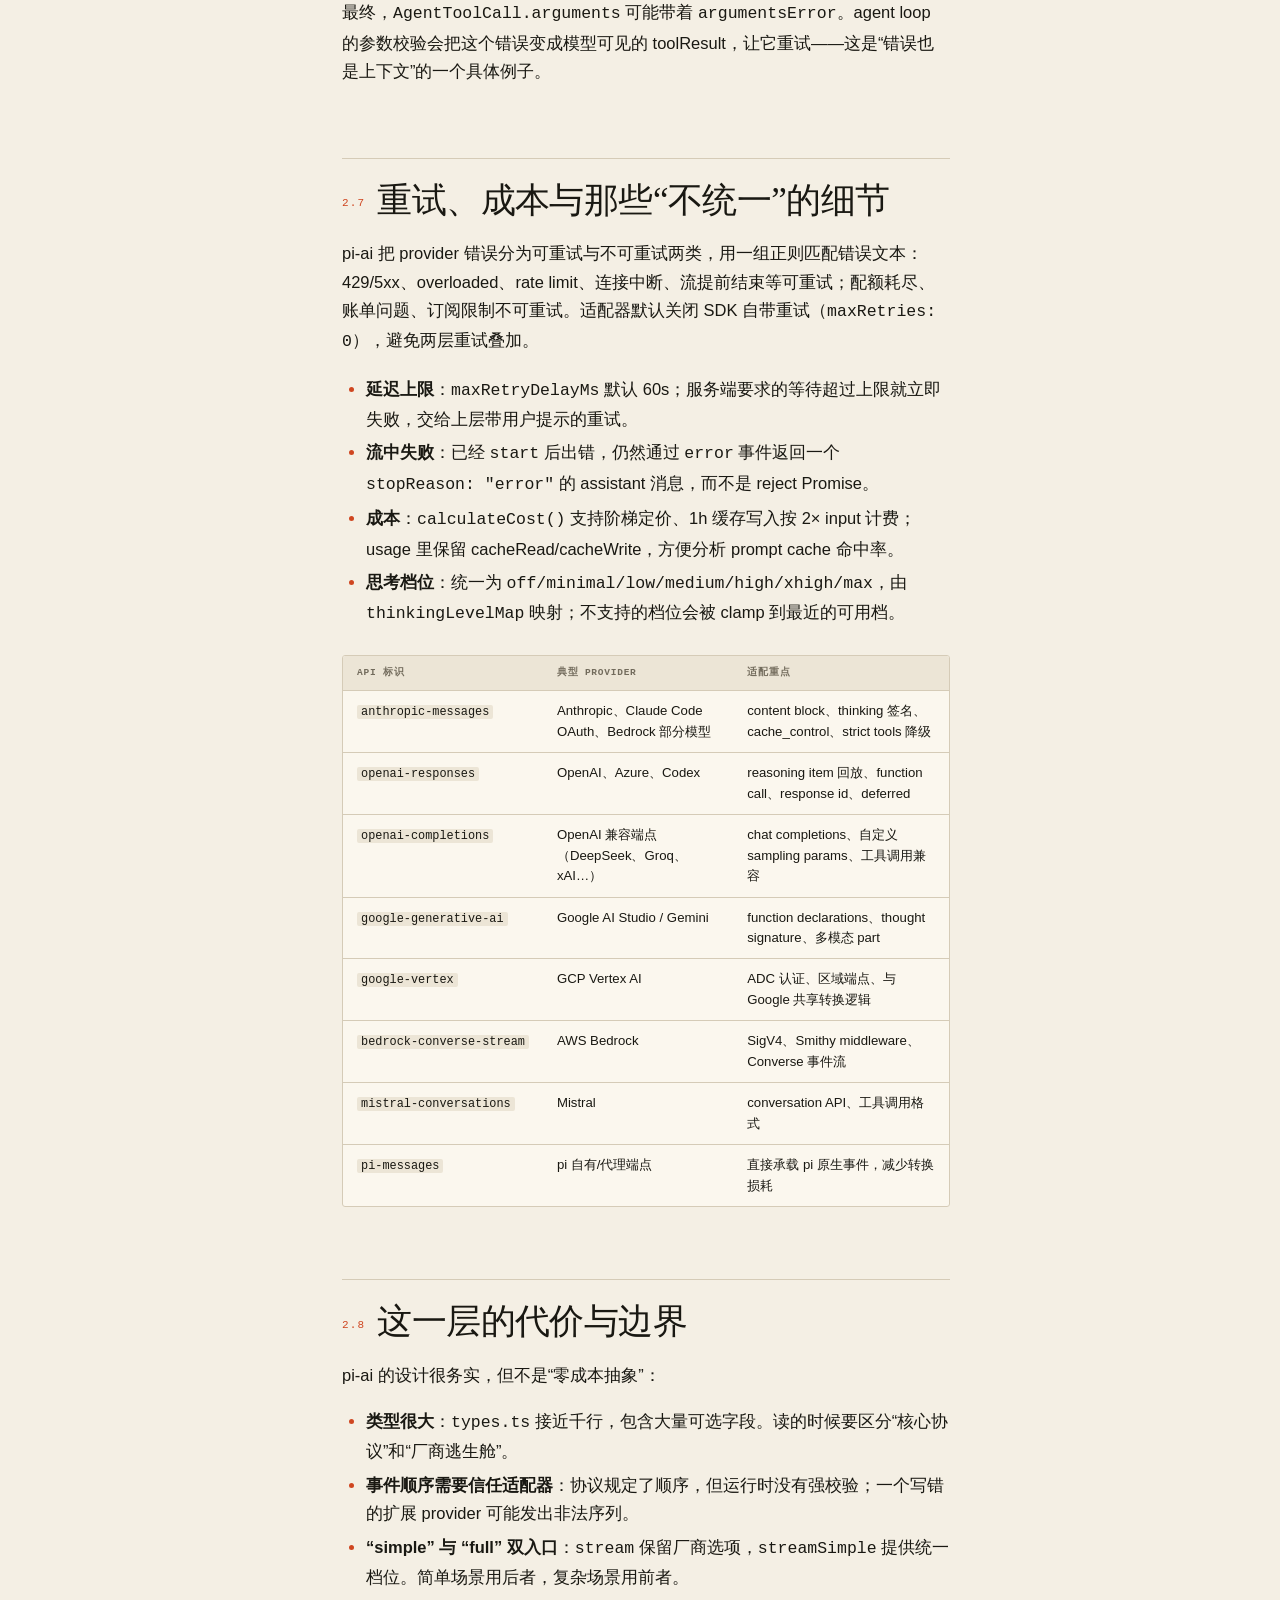
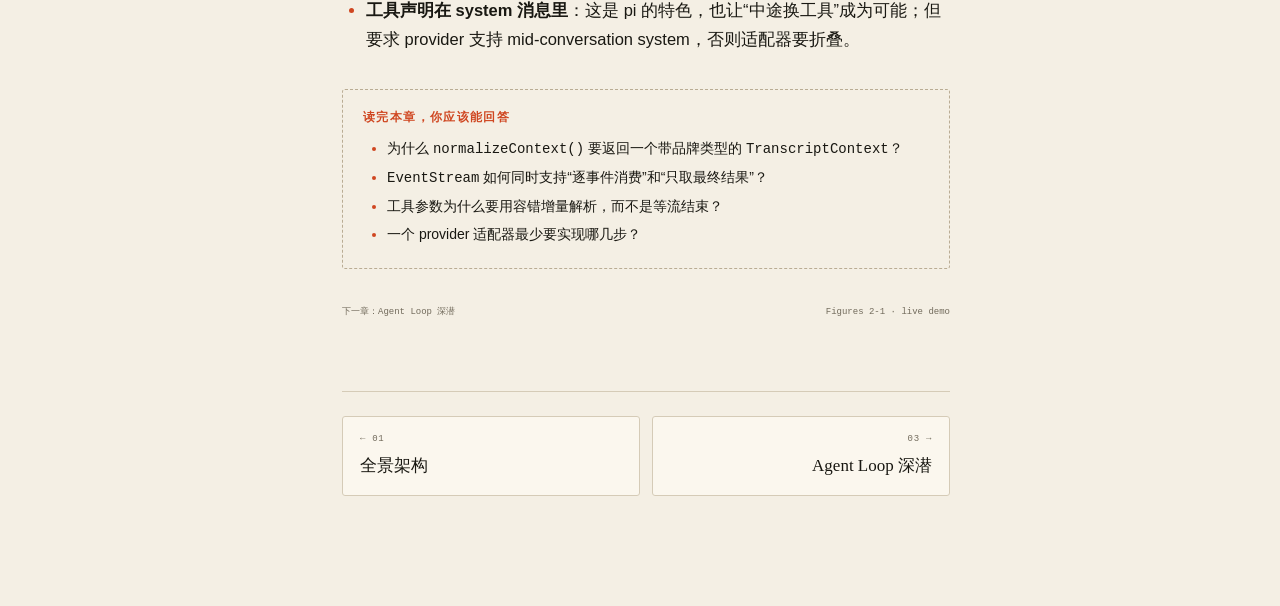
<file: 02-pi-ai.html>
<!doctype html>
<html lang="zh-CN" data-theme="light">
<head>
<meta charset="utf-8">
<meta name="viewport" content="width=device-width, initial-scale=1">
<title>02 · 统一模型层 pi-ai — pi 源码之旅</title>
<meta name="description" content="pi-ai 的模型、消息、事件流协议、provider 适配器、流式工具参数解析与重试策略。">
<link rel="stylesheet" href="assets/css/site.css">
</head>
<body>

<div class="shell">
  <aside class="sidebar">
    <a class="brand" href="index.html">
      <span class="brand-mark">π</span>
      <span class="brand-text"><strong>pi 源码之旅</strong><span>agent harness field notes</span></span>
    </a>
    <div class="side-search"><input id="nav-search" type="search" placeholder="筛选章节…" aria-label="筛选章节"></div>
    <nav id="sidebar-nav" aria-label="章节导航"></nav>
    <div class="side-foot">
      <div>v1.4.0 · commit 531340f</div>
      <div>源码快照 2026-10-27</div>
      <div class="side-actions">
        <button class="icon-btn" data-theme-toggle type="button">☀ 日间</button>
        <button class="icon-btn" data-font-toggle type="button">Aa 宽度</button>
      </div>
      <div id="kbd-hint" style="margin-top:10px"></div>
    </div>
  </aside>

  <main class="main">
    <div class="read-progress" id="read-progress"><span></span></div>
    <div class="mobile-bar">
      <button class="icon-btn" data-nav-toggle type="button" aria-label="打开目录">☰ 目录</button>
      <span class="mb-title" id="mobile-title">统一模型层 pi-ai</span>
      <button class="icon-btn" data-theme-toggle type="button">☀</button>
    </div>

    <div class="page">
      <div class="page-inner">
        <article>
          <header class="chapter-head">
            <div class="chapter-mark">Chapter 02 · pi-ai</div>
            <h1>把十几种模型<br>关进同一个协议</h1>
            <p class="lead">pi-ai 是整座建筑的地基。它不执行工具，也不管会话；它只回答一个问题：<strong>如何用一套类型与事件流，描述所有 LLM 的请求与响应？</strong> 这一章拆开 <code>Model</code>、<code>Message</code>、<code>AssistantMessageEventStream</code> 和 provider 适配器。</p>
            <div class="meta-row">
              <span>阅读约 30 分钟</span>
              <span>关键文件 5 个</span>
              <span>代码：typebox / SSE</span>
            </div>
          </header>

          <h2 id="why"><span class="h2-num">2.1</span>为什么需要一层统一 API</h2>
          <p>不同厂商的接口在四个维度上互不兼容：</p>
          <ul>
            <li><strong>消息形状</strong>：OpenAI 用 <code>tool_calls</code> 数组，Anthropic 用 <code>tool_use</code> content block，Google 用 <code>functionCall</code> part。</li>
            <li><strong>流式协议</strong>：SSE 事件名、增量粒度、结束标记都不一样；有的厂商在流里给 usage，有的只在最后给。</li>
            <li><strong>推理内容</strong>：thinking / reasoning summary / encrypted reasoning 的字段和回放规则不同。</li>
            <li><strong>工具参数</strong>：有的返回完整 JSON，有的逐字符流式输出；有的支持 strict schema，有的只支持 grammar。</li>
          </ul>
          <p>如果 agent loop 直接对接厂商 SDK，它会被这些差异污染，每加一个 provider 就要改循环。pi-ai 的策略是<strong>归一化到“消息 + 事件”</strong>：provider 适配器负责翻译，循环只认识统一协议。</p>

          <div class="callout note">
            <div class="callout-title">设计取舍</div>
            <p>归一化不是免费的。pi 的类型里保留了 <code>textSignature</code>、<code>thoughtSignature</code>、<code>rawStopReason</code>、<code>compat</code> 等厂商特有字段。这说明它选择的是<strong>“统一主干 + 保留逃生舱”</strong>，而不是追求纯净的抽象。对生产系统来说，这是更现实的做法。</p>
          </div>

          <h2 id="model"><span class="h2-num">2.2</span>Model：一个数据对象，不是客户端</h2>
          <p>pi 里的 <code>Model</code> 是一个纯数据描述：id、provider、api、baseUrl、成本、上下文窗口、是否支持 reasoning、输入模态、provider 兼容参数。它不持有 HTTP 客户端，也不持有 API key。</p>

          <div class="code-panel" data-file="packages/ai/src/types.ts" data-lang="ts" data-start="854" data-highlight="1,8,13,16-17,19,23-34">
            <div class="code-head">
              <span class="path">packages/ai/src/types.ts</span>
              <span class="right"><span class="lang">ts</span><button class="copy-btn" type="button">复制</button></span>
            </div>
            <script type="text/plain" class="src">
export interface Model<TApi extends Api> extends BaseModel<TApi> {
	/**
	 * Optional: chat is the default model type, so models without `type` are chat
	 * models. Narrow mixed model lists with `isModelType()` instead of comparing
	 * `type` directly.
	 */
	type?: "chat";
	reasoning: boolean;
	/**
	 * Maps pi thinking levels to provider/model-specific values.
	 * Missing keys use provider defaults. null marks a level as unsupported.
	 */
	thinkingLevelMap?: ThinkingLevelMap;
	/** Prompt cache lifetimes per retention tier. Unset when the provider's cache behavior is unknown. */
	promptCache?: ModelPromptCache;
	contextWindow: number;
	maxTokens: number;
	/** Default sampling parameters for this model. See {@link StreamOptions.samplingParams}; per-request keys override these. */
	samplingParams?: SamplingParams;
	/** Sampling parameter overrides selected by the effective pi thinking level. */
	samplingParamsByThinkingLevel?: SamplingParamsByThinkingLevel;
	/** Compatibility overrides for OpenAI-compatible APIs. If not set, auto-detected from baseUrl. */
	compat?: TApi extends "openai-completions"
		? OpenAICompletionsCompat
		: TApi extends "openai-responses" | "azure-openai-responses" | "openai-codex-responses"
			? OpenAIResponsesCompat
			: TApi extends "anthropic-messages"
				? AnthropicMessagesCompat
				: TApi extends "bedrock-converse-stream"
					? BedrockCompat
					: TApi extends "mistral-conversations"
						? MistralConversationsCompat
						: never;
}
            </script>
            <ul class="code-notes">
              <li><b>L854</b><span><strong>泛型参数是 API 名，不是厂商名</strong>。一个厂商可以有多个 API 形态（例如 OpenAI 的 completions 与 responses）。</span></li>
              <li><b>L866</b><span><code>thinkingLevelMap</code> 把统一的 <code>minimal…max</code> 映射到各家的预算或 effort 档位，不支持就标 <code>null</code>。</span></li>
              <li><b>L869</b><span><code>contextWindow</code> 与 <code>maxTokens</code> 是 harness 做压缩、限额、溢出恢复的依据。</span></li>
              <li><b>L876</b><span><code>compat</code> 是条件类型：模型所属 API 决定兼容参数形状。这是 TypeScript 在“多态数据”上的典型用法。</span></li>
            </ul>
          </div>

          <p>模型目录由 <code>*.models.ts</code> 静态数据 + 运行时 catalog 组成。<code>Models</code> 是一个注册表：持有 provider、按 id 查模型、解析凭据、把请求分发给正确的 provider。</p>

          <h2 id="messages"><span class="h2-num">2.3</span>Message：四种角色，一种可重放的历史</h2>
          <p>pi 的消息联合类型只有四种角色：<code>system</code>、<code>user</code>、<code>assistant</code>、<code>toolResult</code>。assistant 的内容是块数组：text、thinking、toolCall。toolResult 通过 <code>toolCallId</code> 与调用关联。</p>

          <div class="table-wrap">
            <table>
              <thead><tr><th>类型</th><th>关键字段</th><th>为什么这样设计</th></tr></thead>
              <tbody>
                <tr><td><code>SystemMessage</code></td><td><code>content</code>、<code>sections</code>、<code>toolsAdded</code> / <code>toolsRemoved</code></td><td>系统提示与工具声明都放在 transcript 里，可增量 patch、可重放。</td></tr>
                <tr><td><code>UserMessage</code></td><td>text / image 内容数组</td><td>支持多模态与文件粘贴。</td></tr>
                <tr><td><code>AssistantMessage</code></td><td><code>content[]</code>、<code>usage</code>、<code>stopReason</code>、<code>api/provider/model</code></td><td>记录“哪个模型、花了多少、为什么停”，可审计、可计费。</td></tr>
                <tr><td><code>ToolResultMessage</code></td><td><code>toolCallId</code>、<code>content</code>、<code>isError</code>、<code>details</code></td><td>模型看到 content；UI 与程序调用者看 details；结构化结果不污染上下文。</td></tr>
              </tbody>
            </table>
          </div>

          <h3>TranscriptContext：一个被品牌化的类型</h3>
          <p>对外 API 接受宽松的 <code>Context</code>（可以带 <code>systemPrompt</code> 与 <code>tools</code> 快捷字段）；但 provider 只接受 <code>TranscriptContext</code>。后者带一个不可伪造的 unique symbol 品牌，只有 <code>normalizeContext()</code> 能生产。</p>

          <div class="code-panel" data-file="packages/ai/src/utils/transcript.ts" data-lang="ts" data-start="25" data-highlight="7-9">
            <div class="code-head">
              <span class="path">packages/ai/src/utils/transcript.ts</span>
              <span class="right"><span class="lang">ts</span><button class="copy-btn" type="button">复制</button></span>
            </div>
            <script type="text/plain" class="src">
/**
 * Fold `Context.systemPrompt` and `Context.tools` into a leading system message.
 * This is the only entry point that produces a {@link TranscriptContext}; every
 * provider-facing function expects the result.
 */
export function normalizeContext(context: Context): TranscriptContext {
	const initialMessage = createInitialSystemMessage(context.systemPrompt, context.tools);
	const messages = initialMessage ? [initialMessage, ...context.messages] : context.messages;
	return { messages } as TranscriptContext;
}
            </script>
            <ul class="code-notes">
              <li><b>L31</b><span>系统提示与工具定义被折进<strong>第一条 system 消息</strong>，而不是作为请求的旁路参数。这样它们也进入 transcript，能被持久化、重放、增量修改。</span></li>
              <li><b>L33</b><span>品牌类型让“未经归一化的 Context”在编译期就无法传给 provider，避免运行时才暴露协议错误。</span></li>
            </ul>
          </div>

          <p>这个设计带来一个不寻常但强大的能力：<strong>工具集可以随对话变化</strong>。后面的 <code>SystemMessage.toolsAdded/toolsRemoved</code> 记录增量；<code>getCurrentTools()</code> 顺序重放得到当前可用工具。对不支持“对话中途改工具”的 provider，适配器会折叠成一条前置 system 消息。</p>

          <h2 id="events"><span class="h2-num">2.4</span>事件协议：一次响应的状态机</h2>
          <p>所有 provider 的流最终都要变成同一组 <code>AssistantMessageEvent</code>。它描述的是“内容块的生命周期”，而不是 HTTP chunk：</p>

          <figure class="figure reveal">
            <div class="figure-frame">
              <svg viewBox="0 0 760 300" role="img" aria-label="assistant 事件状态机">
                <defs>
                  <marker id="ev-arrow" viewBox="0 0 8 8" refX="7" refY="4" markerWidth="5" markerHeight="5" orient="auto">
                    <path d="M0,0 L8,4 L0,8 z" fill="var(--rule-strong)"></path>
                  </marker>
                </defs>
                <rect class="dg-box-accent" x="24" y="118" width="84" height="42"></rect>
                <text class="dg-label" x="46" y="144">start</text>

                <rect class="dg-box" x="150" y="38" width="116" height="42"></rect>
                <text class="dg-label" x="166" y="64">text_*</text>
                <text class="dg-sub" x="166" y="86" opacity="0">.</text>

                <rect class="dg-box" x="150" y="118" width="116" height="42"></rect>
                <text class="dg-label" x="166" y="144">thinking_*</text>

                <rect class="dg-box" x="150" y="198" width="116" height="42"></rect>
                <text class="dg-label" x="166" y="224">toolcall_*</text>

                <rect class="dg-box-teal" x="330" y="118" width="112" height="42"></rect>
                <text class="dg-label" x="350" y="144">done</text>

                <rect class="dg-box-ochre" x="330" y="212" width="112" height="42"></rect>
                <text class="dg-label" x="350" y="238">error</text>

                <path class="dg-line flow" d="M108 139 H150" marker-end="url(#ev-arrow)"></path>
                <path class="dg-line flow" d="M266 59 C 300 59 300 130 330 136" marker-end="url(#ev-arrow)"></path>
                <path class="dg-line flow" d="M266 139 H330" marker-end="url(#ev-arrow)"></path>
                <path class="dg-line flow" d="M266 219 C 300 219 300 150 330 143" marker-end="url(#ev-arrow)"></path>
                <path class="dg-line-dash" d="M108 160 C 108 240 260 240 330 230" marker-end="url(#ev-arrow)"></path>

                <text class="dg-sub" x="114" y="254">setup 失败可直接 error</text>
                <text class="dg-sub" x="282" y="102">块可交错</text>
                <text class="dg-sub" x="450" y="142">终态 · message</text>
                <text class="dg-sub" x="450" y="236">终态 · error message</text>

                <rect class="dg-band" x="490" y="52" width="240" height="168"></rect>
                <text class="dg-label" x="506" y="76">每个 delta 都带 partial</text>
                <text class="dg-sub" x="506" y="96">partial 是“到目前为止的完整</text>
                <text class="dg-sub" x="506" y="112">assistant 消息”，不是补丁。</text>
                <text class="dg-sub" x="506" y="136">contentIndex 指向 content 数组；</text>
                <text class="dg-sub" x="506" y="152">前端可直接增量重绘。</text>
                <text class="dg-sub" x="506" y="180">done/error 之后不得再有事件。</text>
                <text class="dg-sub" x="506" y="196">更新不得先于 start。</text>
              </svg>
            </div>
            <figcaption class="figcap"><b>图 2-1</b> 事件按“块”组织。一次响应里 text 与 toolCall 可以交错出现；每个 <code>*_start</code> 对应一个 <code>*_end</code>。</figcaption>
          </figure>

          <p>这个协议的关键约束写在 <code>AssistantMessageEvent</code> 的注释里：</p>
          <ul>
            <li><code>start</code> 必须先于任何 update 或终态；</li>
            <li><code>partial</code> 是共享的“实时对象”，文本块在 <code>*_start</code> 时为空，靠 <code>*_delta</code> 增长；</li>
            <li>redacted thinking 可能在 start 时就是完整的，不发 delta；</li>
            <li>工具参数在 <code>toolcall_start</code> 时是 provider 特定的，后续 <code>toolcall_delta</code> 才是增量 JSON。</li>
          </ul>

          <div class="demo" data-demo="stream">
            <div class="demo-head">
              <span class="title">流式事件模拟</span>
              <span class="pill teal">AssistantMessageEvent</span>
            </div>
            <div class="demo-body">
              <div class="stream-out"><span class="dim">等待请求…</span></div>
              <div class="stream-meta"></div>
              <div class="demo-controls">
                <button class="btn btn-sm" data-stream-play type="button">▶ 播放流</button>
                <button class="btn btn-sm" data-stream-reset type="button">重置</button>
                <span class="demo-note" style="margin:0">注意：文本和工具参数都只是 delta，最终解析发生在 <code>toolcall_end</code>。</span>
              </div>
            </div>
          </div>

          <h2 id="eventstream"><span class="h2-num">2.5</span>EventStream：用 AsyncIterable 做背压友好的管道</h2>
          <p>provider 适配器是“生产者”，agent loop 是“消费者”。两者通过 <code>EventStream</code> 解耦：生产者 <code>push</code>，消费者 <code>for await</code>。它同时暴露一个 <code>result()</code> Promise，让只想拿最终消息的调用者不必消费整个流。</p>

          <div class="code-panel" data-file="packages/ai/src/utils/event-stream.ts" data-lang="ts" data-start="26" data-highlight="18-33,47-63">
            <div class="code-head">
              <span class="path">packages/ai/src/utils/event-stream.ts</span>
              <span class="right"><span class="lang">ts</span><button class="copy-btn" type="button">复制</button></span>
            </div>
            <script type="text/plain" class="src">
export class EventStream<T, R = T> implements AsyncIterable<T> {
	private queue = new FifoQueue<T>();
	private waiting = new FifoQueue<(value: IteratorResult<T>) => void>();
	protected done = false;
	private finalResultPromise: Promise<R>;
	private resolveFinalResult!: (result: R) => void;
	private isComplete: (event: T) => boolean;
	private extractResult: (event: T) => R;

	constructor(isComplete: (event: T) => boolean, extractResult: (event: T) => R) {
		this.isComplete = isComplete;
		this.extractResult = extractResult;
		this.finalResultPromise = new Promise((resolve) => {
			this.resolveFinalResult = resolve;
		});
	}

	push(event: T): void {
		if (this.done) return;

		if (this.isComplete(event)) {
			this.done = true;
			this.resolveFinalResult(this.extractResult(event));
		}

		// Deliver to waiting consumer or queue it
		const waiter = this.waiting.dequeue();
		if (waiter) {
			waiter({ value: event, done: false });
		} else {
			this.queue.enqueue(event);
		}
	}

	end(result?: R): void {
		this.done = true;
		if (result !== undefined) {
			this.resolveFinalResult(result);
		}
		// Notify all waiting consumers that we're done
		while (this.waiting.length > 0) {
			const waiter = this.waiting.dequeue()!;
			waiter({ value: undefined as any, done: true });
		}
	}

	async *[Symbol.asyncIterator](): AsyncIterator<T> {
		while (true) {
			if (this.queue.length > 0) {
				yield this.queue.dequeue()!;
			} else if (this.done) {
				return;
			} else {
				const result = await new Promise<IteratorResult<T>>((resolve) => this.waiting.enqueue(resolve));
				if (result.done) return;
				yield result.value;
			}
		}
	}

	result(): Promise<R> {
		return this.finalResultPromise;
	}
}
            </script>
            <ul class="code-notes">
              <li><b>L26</b><span><strong>两个 FIFO 队列</strong>：一个存事件，一个存等待中的消费者。push 时若有等待者就直接交付，否则入队；消费时若无事件就挂起。</span></li>
              <li><b>L46</b><span><code>isComplete</code> 是注入的谓词。对 assistant 流，它检查 <code>done</code> / <code>error</code>；终止时顺手解析最终结果。</span></li>
              <li><b>L72</b><span><code>async *</code> 生成器让调用方用 <code>for await</code> 消费，天然支持 <code>break</code> 与 <code>AbortSignal</code> 组合。</span></li>
              <li><b>L86</b><span><code>result()</code> 让“只关心最终消息”的调用者可以忽略中间事件，而不会丢失终止信号。</span></li>
            </ul>
          </div>

          <p>它不是严格意义上的背压（生产端不会因为消费慢而暂停），而是一个<strong>无界缓冲 + 等待者队列</strong>。在 agent 场景里这是合理的：token 流很小，消费端通常就是当前进程；真需要背压时，用 <code>AbortSignal</code> 取消更简单。</p>

          <h2 id="providers"><span class="h2-num">2.6</span>Provider 适配器：统一契约，差异下沉</h2>
          <p><code>Provider</code> 接口把“模型目录 + 认证 + 流 + 可选能力”打包在一起。<code>Models</code> 负责解析 auth、合并 headers、归一化 context，然后调用 <code>provider.streamSimple()</code>。适配器内部通常做四件事：</p>
          <ol>
            <li>把统一的 <code>Message[]</code> 转成厂商 payload（工具 schema、图片、system、cache 标记）。</li>
            <li>发起请求，处理认证、超时、重试、代理。适配器通常把 SDK 自带重试关掉（<code>maxRetries: 0</code>），交给统一策略。</li>
            <li>消费 SSE / WebSocket，把厂商事件翻译成 <code>AssistantMessageEvent</code>。</li>
            <li>在终止时计算 usage、cost、stopReason，发出 <code>done</code> 或 <code>error</code>。</li>
          </ol>

          <div class="code-panel" data-file="packages/ai/src/api/anthropic-messages.ts" data-lang="ts" data-start="575" data-highlight="6-7,13-24,25-36" data-nolines>
            <div class="code-head">
              <span class="path">packages/ai/src/api/anthropic-messages.ts</span>
              <span class="right"><span class="lang">ts · 结构示意</span><button class="copy-btn" type="button">复制</button></span>
            </div>
            <script type="text/plain" class="src">
export const stream: StreamFunction<"anthropic-messages", AnthropicOptions> = (
	model: Model<"anthropic-messages">,
	context: TranscriptContext,
	options?: AnthropicOptions,
): AssistantMessageEventStream => {
	const stream = new AssistantMessageEventStream();
	const normalizedContext = resolveTranscript(context, getAnthropicCompat(model).supportsMidConvoSystemMessages);
	const currentTools = getCurrentTools(normalizedContext.messages);

	(async () => {
		const output: AssistantMessage = {
			role: "assistant",
			content: [],
			api: model.api as Api,
			provider: model.provider,
			model: model.id,
			usage: {
				input: 0,
				output: 0,
				cacheRead: 0,
				cacheWrite: 0,
				totalTokens: 0,
				cost: { input: 0, output: 0, cacheRead: 0, cacheWrite: 0, total: 0 },
			},
			stopReason: "pending",
			timestamp: Date.now(),
		};

		try {
			// ... create client, resolve auth, build params ...
			stream.push({ type: "start", partial: output });
			// ... consume provider events, push text_* / thinking_* / toolcall_* ...
		} catch (error) {
			// ... normalize error into output, push { type: "error", ... }
		}
	})();

	return stream;
};
            </script>
            <ul class="code-notes">
              <li><b>L580</b><span><strong>同步返回流，异步执行请求</strong>。调用方立刻拿到 <code>AssistantMessageEventStream</code>，错误通过流事件而非 Promise rejection 传播。</span></li>
              <li><b>L581-582</b><span>适配器先解析 transcript 的“有效形态”：是否需要把 system 消息折叠到开头，以及当前工具集。工具声明从 system 消息里重放得到。</span></li>
              <li><b>L586</b><span><code>output</code> 是<strong>唯一可变的消息对象</strong>；所有 partial 都指向它。消费端必须把它当只读快照使用。</span></li>
              <li><b>L602</b><span>先 push <code>start</code>，再消费 provider 流。协议要求任何 update 不得早于 start。</span></li>
            </ul>
          </div>

          <h3>翻译 content block</h3>
          <p>Anthropic 的流事件以 <code>content_block_start</code> / <code>content_block_delta</code> / <code>content_block_stop</code> 为单位。适配器把 block index 映射到 <code>output.content</code> 的下标，并为每个 tool_use 建一个增量 JSON 解析器。</p>

          <div class="code-panel" data-file="packages/ai/src/api/anthropic-messages.ts" data-lang="ts" data-start="730" data-highlight="10-14,29-43">
            <div class="code-head">
              <span class="path">packages/ai/src/api/anthropic-messages.ts</span>
              <span class="right"><span class="lang">ts</span><button class="copy-btn" type="button">复制</button></span>
            </div>
            <script type="text/plain" class="src">
} else if (event.type === "content_block_start") {
	if (event.content_block.type === "fallback") {
		if (output.content.length > 0) {
			throw new Error("Anthropic performed an unsupported mid-output model fallback");
		}
		continue;
	}
	if (event.content_block.type === "text") {
		output.content.push({ type: "text", text: event.content_block.text ?? "" });
		openBlocks.set(event.index, { contentIndex: output.content.length - 1 });
		stream.push({ type: "text_start", contentIndex: output.content.length - 1, partial: output });
	} else if (event.content_block.type === "thinking") {
		output.content.push({
			type: "thinking",
			thinking: event.content_block.thinking ?? "",
			thinkingSignature: event.content_block.signature ?? "",
		});
		openBlocks.set(event.index, { contentIndex: output.content.length - 1 });
		stream.push({ type: "thinking_start", contentIndex: output.content.length - 1, partial: output });
	} else if (event.content_block.type === "redacted_thinking") {
		output.content.push({
			type: "thinking",
			thinking: "[Reasoning redacted]",
			thinkingSignature: event.content_block.data,
			redacted: true,
		});
		openBlocks.set(event.index, { contentIndex: output.content.length - 1 });
		stream.push({ type: "thinking_start", contentIndex: output.content.length - 1, partial: output });
	} else if (event.content_block.type === "tool_use") {
		output.content.push({
			type: "toolCall",
			id: event.content_block.id,
			name: isOAuth
				? fromClaudeCodeName(event.content_block.name, currentTools)
				: event.content_block.name,
			arguments: (event.content_block.input as Record<string, any>) ?? {},
		});
		openBlocks.set(event.index, {
			contentIndex: output.content.length - 1,
			arguments: new ToolCallArgumentsStream(),
		});
		stream.push({ type: "toolcall_start", contentIndex: output.content.length - 1, partial: output });
	}
            </script>
            <ul class="code-notes">
              <li><b>L737</b><span>文本块一开始可能是空的，真正的字符通过后续 <code>content_block_delta</code> 追加；<code>text_start</code> 先通知 UI 建块。</span></li>
              <li><b>L758</b><span>工具调用块同样先占位，并绑定一个 <code>ToolCallArgumentsStream</code>。原始 JSON 文本不进 transcript，只在流状态里。</span></li>
              <li><b>L763</b><span>OAuth（Claude Code 订阅）场景下工具名可能被重命名，需要映射回 pi 的工具名；这是“兼容层”在适配器里的典型痕迹。</span></li>
            </ul>
          </div>

          <h3>流式工具参数：为什么不能直接 JSON.parse</h3>
          <p>模型返回的 tool call 参数是逐段到达的。中途文本通常是非法 JSON：<code>{"path":"src/se</code>。适配器不能等流结束才更新 UI，因为工具调用的参数预览、权限确认都需要尽早展示。</p>
          <p>pi 的 <code>StreamingJsonParser</code> 是一个容错的增量解析器：未闭合的字符串显示已读字符，未闭合的对象显示已有成员，非法转义保留为字面量，永远不抛异常。它还通过“复制信用”限制大对象快照的开销：<code>snapshot()</code> 可能返回旧快照，保证总工作量与输入长度线性相关。</p>

          <div class="code-panel" data-file="packages/ai/src/utils/streaming-json.ts" data-lang="ts" data-start="127" data-highlight="1-12,20-29">
            <div class="code-head">
              <span class="path">packages/ai/src/utils/streaming-json.ts</span>
              <span class="right"><span class="lang">ts</span><button class="copy-btn" type="button">复制</button></span>
            </div>
            <script type="text/plain" class="src">
append(text: string): readonly JsonChange[] {
	this.#credit += CREDIT_PER_APPEND + CREDIT_PER_CHARACTER * text.length;
	this.#changes = [];
	if (this.#string !== undefined) this.#string.change = undefined;
	let index = 0;
	while (index < text.length && !this.#done) {
		const open = this.#string;
		if (open !== undefined) index = this.#readString(open, text, index);
		else if (this.#scalar !== "") index = this.#readScalar(text, index);
		else this.#structural(text[index++]!);
	}
	return this.#changes;
}

	/**
	 * The value of the text read so far: `undefined` before a value starts, otherwise a plain JSON value that never
	 * changes afterwards. Returns the previous snapshot while the text read since did not change the value, or while a
	 * fresh copy of the open path is not yet paid for (see the module comment).
	 */
	snapshot(): JsonValue | undefined {
	if (!this.#dirty) return this.#snapshot;
	const pending = this.#pendingScalar();
	const cost = this.#pathCost + (pending === undefined ? 0 : 1);
	if (cost > this.#credit) return this.#snapshot;
	this.#credit -= cost;
	this.#dirty = false;
	this.#snapshot = this.#copyOpenPath(pending);
	return this.#snapshot;
}
            </script>
            <ul class="code-notes">
              <li><b>L127</b><span>单次扫描：每段文本只读一遍，字符串、标量、结构字符三种状态机。复杂度 O(输入长度)。</span></li>
              <li><b>L146</b><span><strong>信用机制</strong>：不是每次 append 都重新拷贝整个开放容器；信用不够时返回上一个快照。大数组场景下 UI 预览会略微滞后，但总成本有上界。</span></li>
              <li><b>L153</b><span>最终仍用 <code>parseToolCallArguments()</code> 完整解析一次；增量解析只用于预览，不能替代严格校验。</span></li>
            </ul>
          </div>

          <p>最终，<code>AgentToolCall.arguments</code> 可能带着 <code>argumentsError</code>。agent loop 的参数校验会把这个错误变成模型可见的 toolResult，让它重试——这是“错误也是上下文”的一个具体例子。</p>

          <h2 id="retry"><span class="h2-num">2.7</span>重试、成本与那些“不统一”的细节</h2>
          <p>pi-ai 把 provider 错误分为可重试与不可重试两类，用一组正则匹配错误文本：429/5xx、overloaded、rate limit、连接中断、流提前结束等可重试；配额耗尽、账单问题、订阅限制不可重试。适配器默认关闭 SDK 自带重试（<code>maxRetries: 0</code>），避免两层重试叠加。</p>
          <ul>
            <li><strong>延迟上限</strong>：<code>maxRetryDelayMs</code> 默认 60s；服务端要求的等待超过上限就立即失败，交给上层带用户提示的重试。</li>
            <li><strong>流中失败</strong>：已经 <code>start</code> 后出错，仍然通过 <code>error</code> 事件返回一个 <code>stopReason: "error"</code> 的 assistant 消息，而不是 reject Promise。</li>
            <li><strong>成本</strong>：<code>calculateCost()</code> 支持阶梯定价、1h 缓存写入按 2× input 计费；usage 里保留 cacheRead/cacheWrite，方便分析 prompt cache 命中率。</li>
            <li><strong>思考档位</strong>：统一为 <code>off/minimal/low/medium/high/xhigh/max</code>，由 <code>thinkingLevelMap</code> 映射；不支持的档位会被 clamp 到最近的可用档。</li>
          </ul>

          <div class="table-wrap">
            <table>
              <thead><tr><th>API 标识</th><th>典型 provider</th><th>适配重点</th></tr></thead>
              <tbody>
                <tr><td><code>anthropic-messages</code></td><td>Anthropic、Claude Code OAuth、Bedrock 部分模型</td><td>content block、thinking 签名、cache_control、strict tools 降级</td></tr>
                <tr><td><code>openai-responses</code></td><td>OpenAI、Azure、Codex</td><td>reasoning item 回放、function call、response id、deferred</td></tr>
                <tr><td><code>openai-completions</code></td><td>OpenAI 兼容端点（DeepSeek、Groq、xAI…）</td><td>chat completions、自定义 sampling params、工具调用兼容</td></tr>
                <tr><td><code>google-generative-ai</code></td><td>Google AI Studio / Gemini</td><td>function declarations、thought signature、多模态 part</td></tr>
                <tr><td><code>google-vertex</code></td><td>GCP Vertex AI</td><td>ADC 认证、区域端点、与 Google 共享转换逻辑</td></tr>
                <tr><td><code>bedrock-converse-stream</code></td><td>AWS Bedrock</td><td>SigV4、Smithy middleware、Converse 事件流</td></tr>
                <tr><td><code>mistral-conversations</code></td><td>Mistral</td><td>conversation API、工具调用格式</td></tr>
                <tr><td><code>pi-messages</code></td><td>pi 自有/代理端点</td><td>直接承载 pi 原生事件，减少转换损耗</td></tr>
              </tbody>
            </table>
          </div>

          <h2 id="critique"><span class="h2-num">2.8</span>这一层的代价与边界</h2>
          <p>pi-ai 的设计很务实，但不是“零成本抽象”：</p>
          <ul>
            <li><strong>类型很大</strong>：<code>types.ts</code> 接近千行，包含大量可选字段。读的时候要区分“核心协议”和“厂商逃生舱”。</li>
            <li><strong>事件顺序需要信任适配器</strong>：协议规定了顺序，但运行时没有强校验；一个写错的扩展 provider 可能发出非法序列。</li>
            <li><strong>“simple” 与 “full” 双入口</strong>：<code>stream</code> 保留厂商选项，<code>streamSimple</code> 提供统一档位。简单场景用后者，复杂场景用前者。</li>
            <li><strong>工具声明在 system 消息里</strong>：这是 pi 的特色，也让“中途换工具”成为可能；但要求 provider 支持 mid-conversation system，否则适配器要折叠。</li>
          </ul>

          <div class="checkpoint">
            <h4>读完本章，你应该能回答</h4>
            <ul>
              <li>为什么 <code>normalizeContext()</code> 要返回一个带品牌类型的 <code>TranscriptContext</code>？</li>
              <li><code>EventStream</code> 如何同时支持“逐事件消费”和“只取最终结果”？</li>
              <li>工具参数为什么要用容错增量解析，而不是等流结束？</li>
              <li>一个 provider 适配器最少要实现哪几步？</li>
            </ul>
          </div>

          <div class="footer-note">
            <span>下一章：Agent Loop 深潜</span>
            <span>Figures 2-1 · live demo</span>
          </div>
          <nav class="footer-nav" id="footer-nav"></nav>
        </article>
      </div>
      <aside class="toc"><div class="toc-inner" id="toc-nav"></div></aside>
    </div>
  </main>
</div>

<script src="assets/js/site.js"></script>
</body>
</html>
</file>
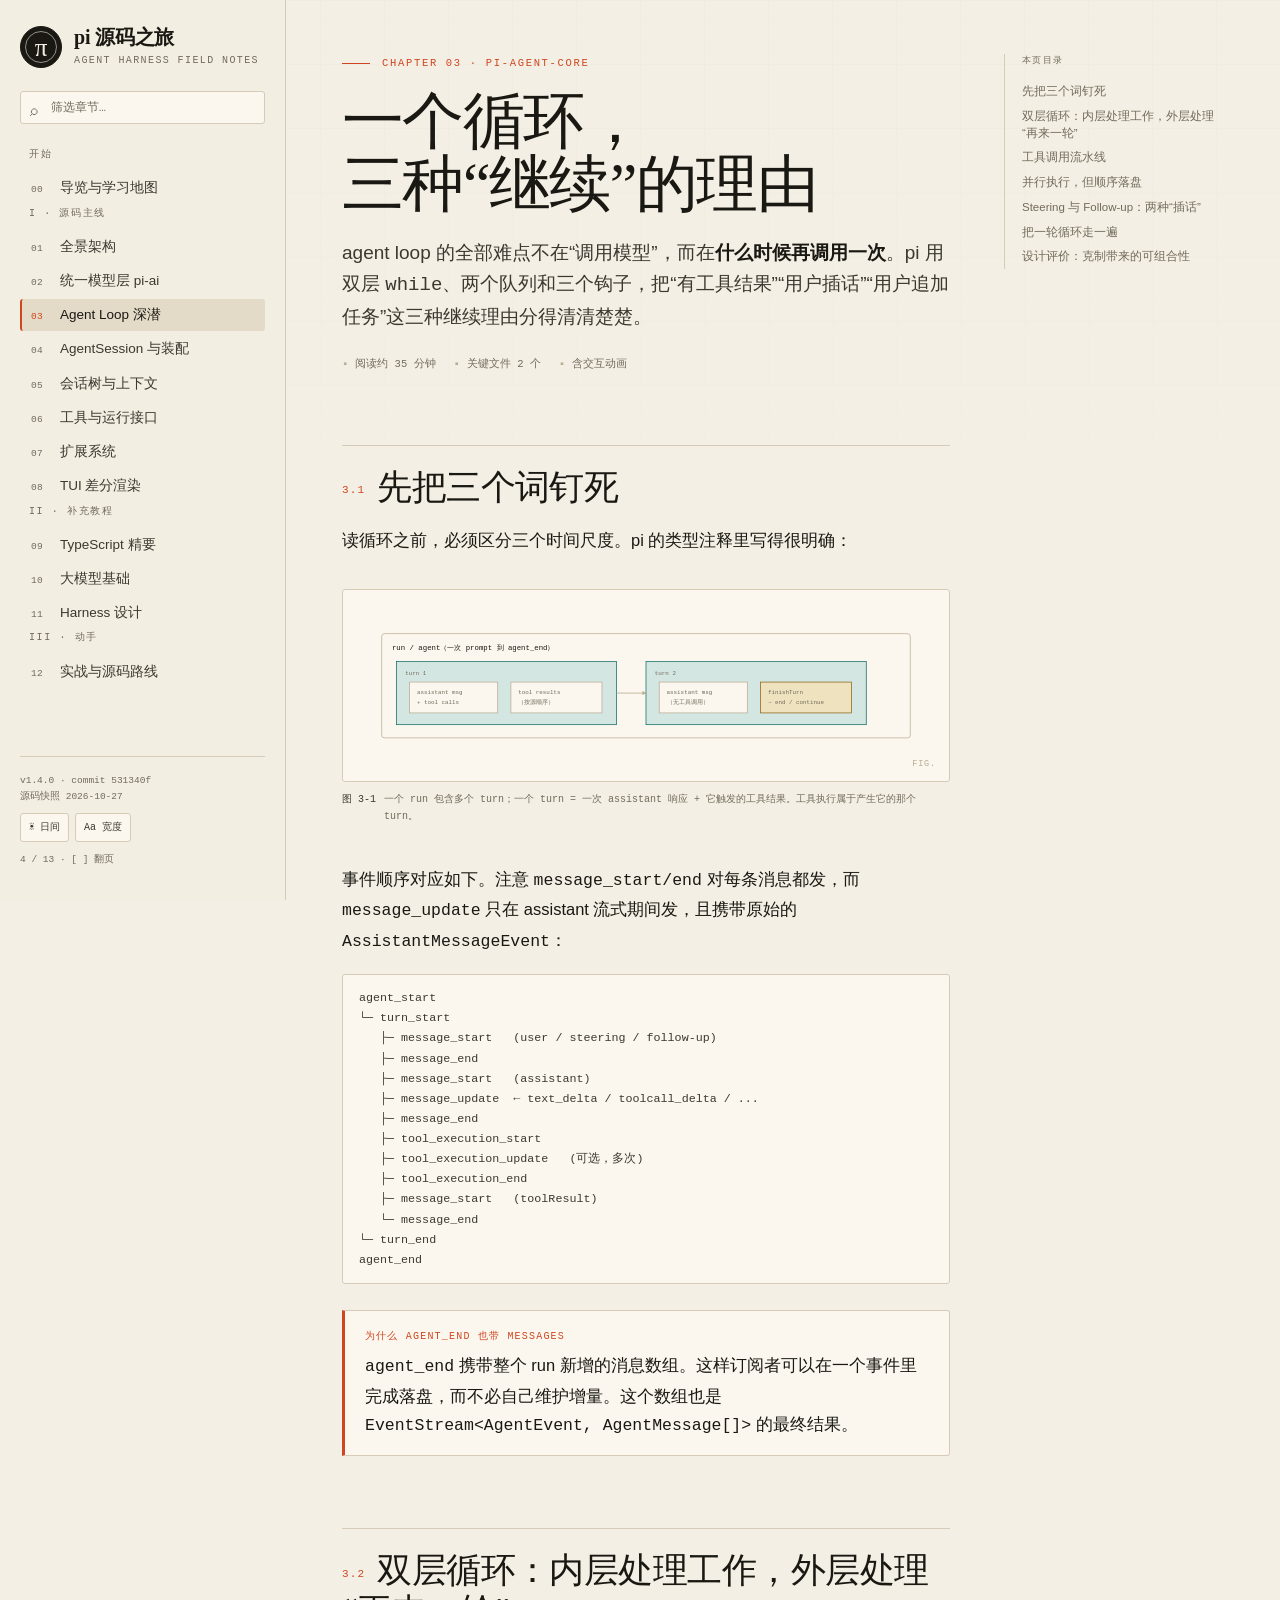
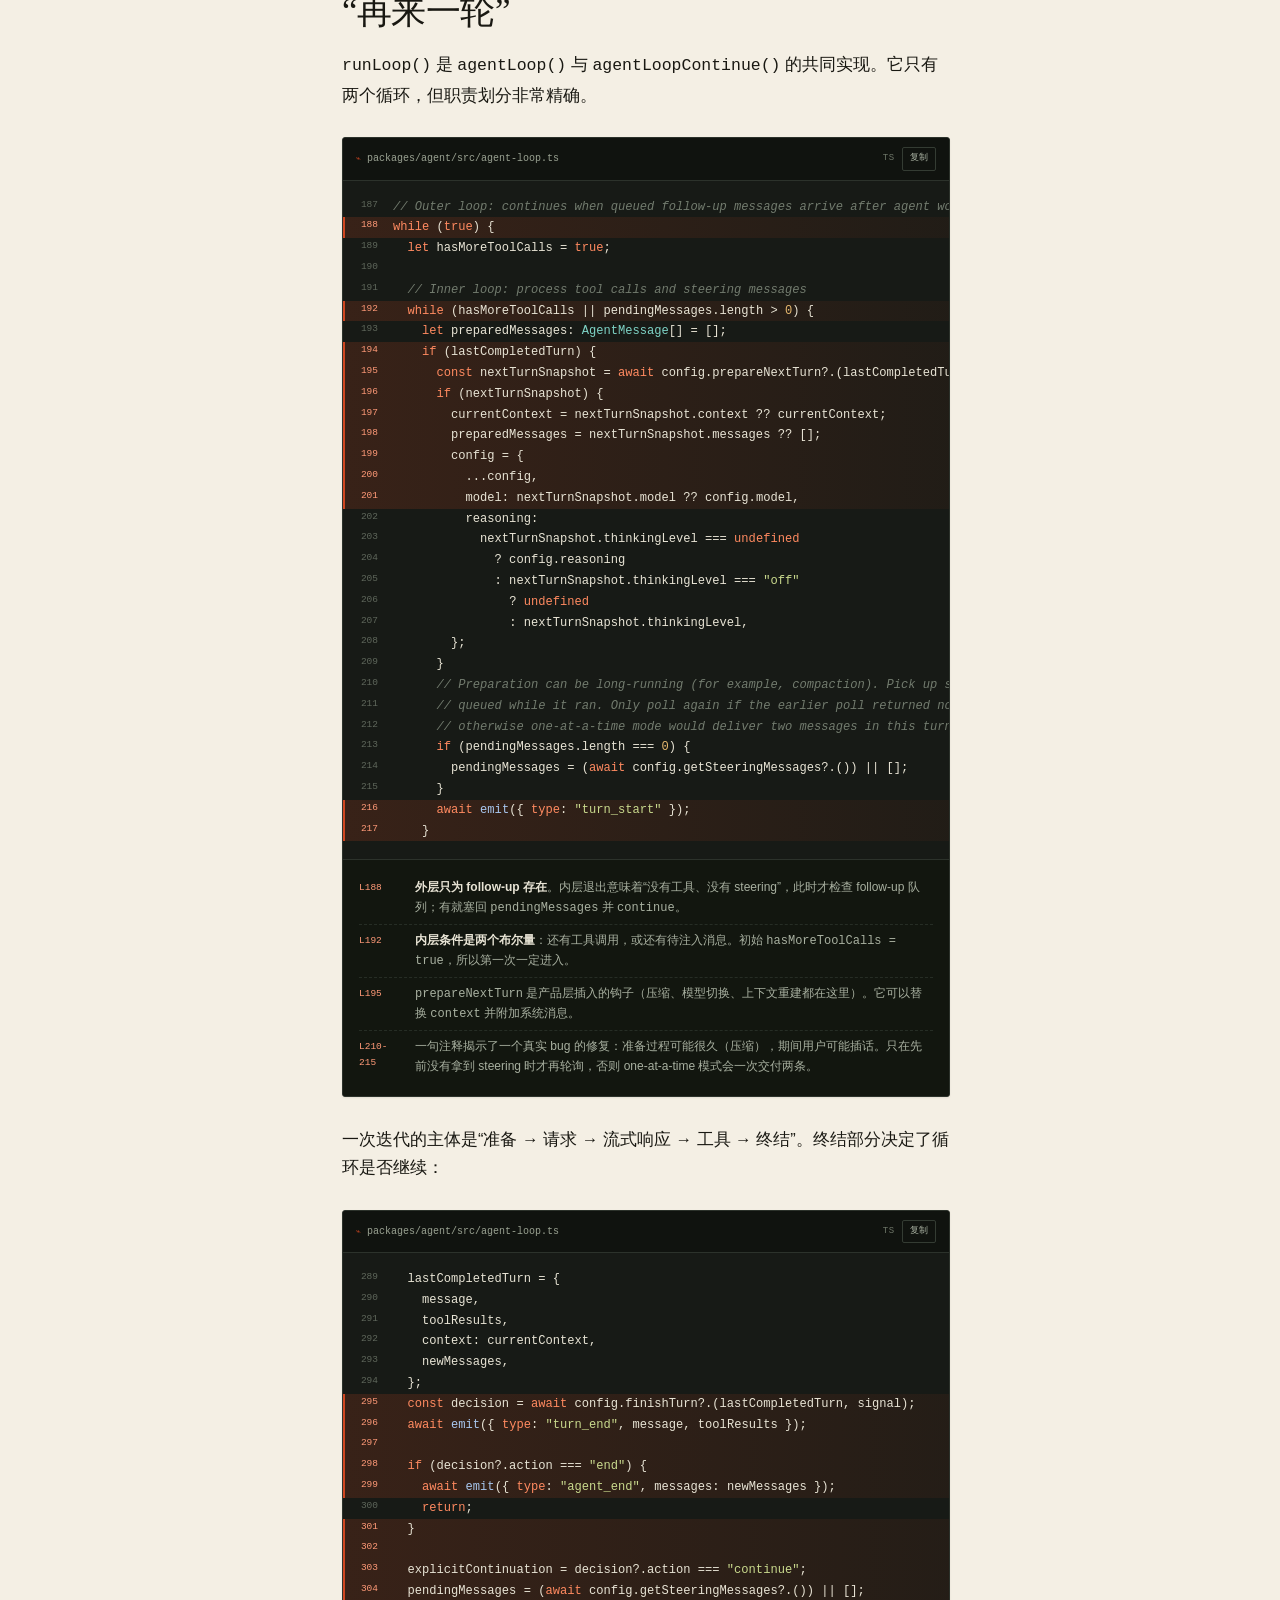
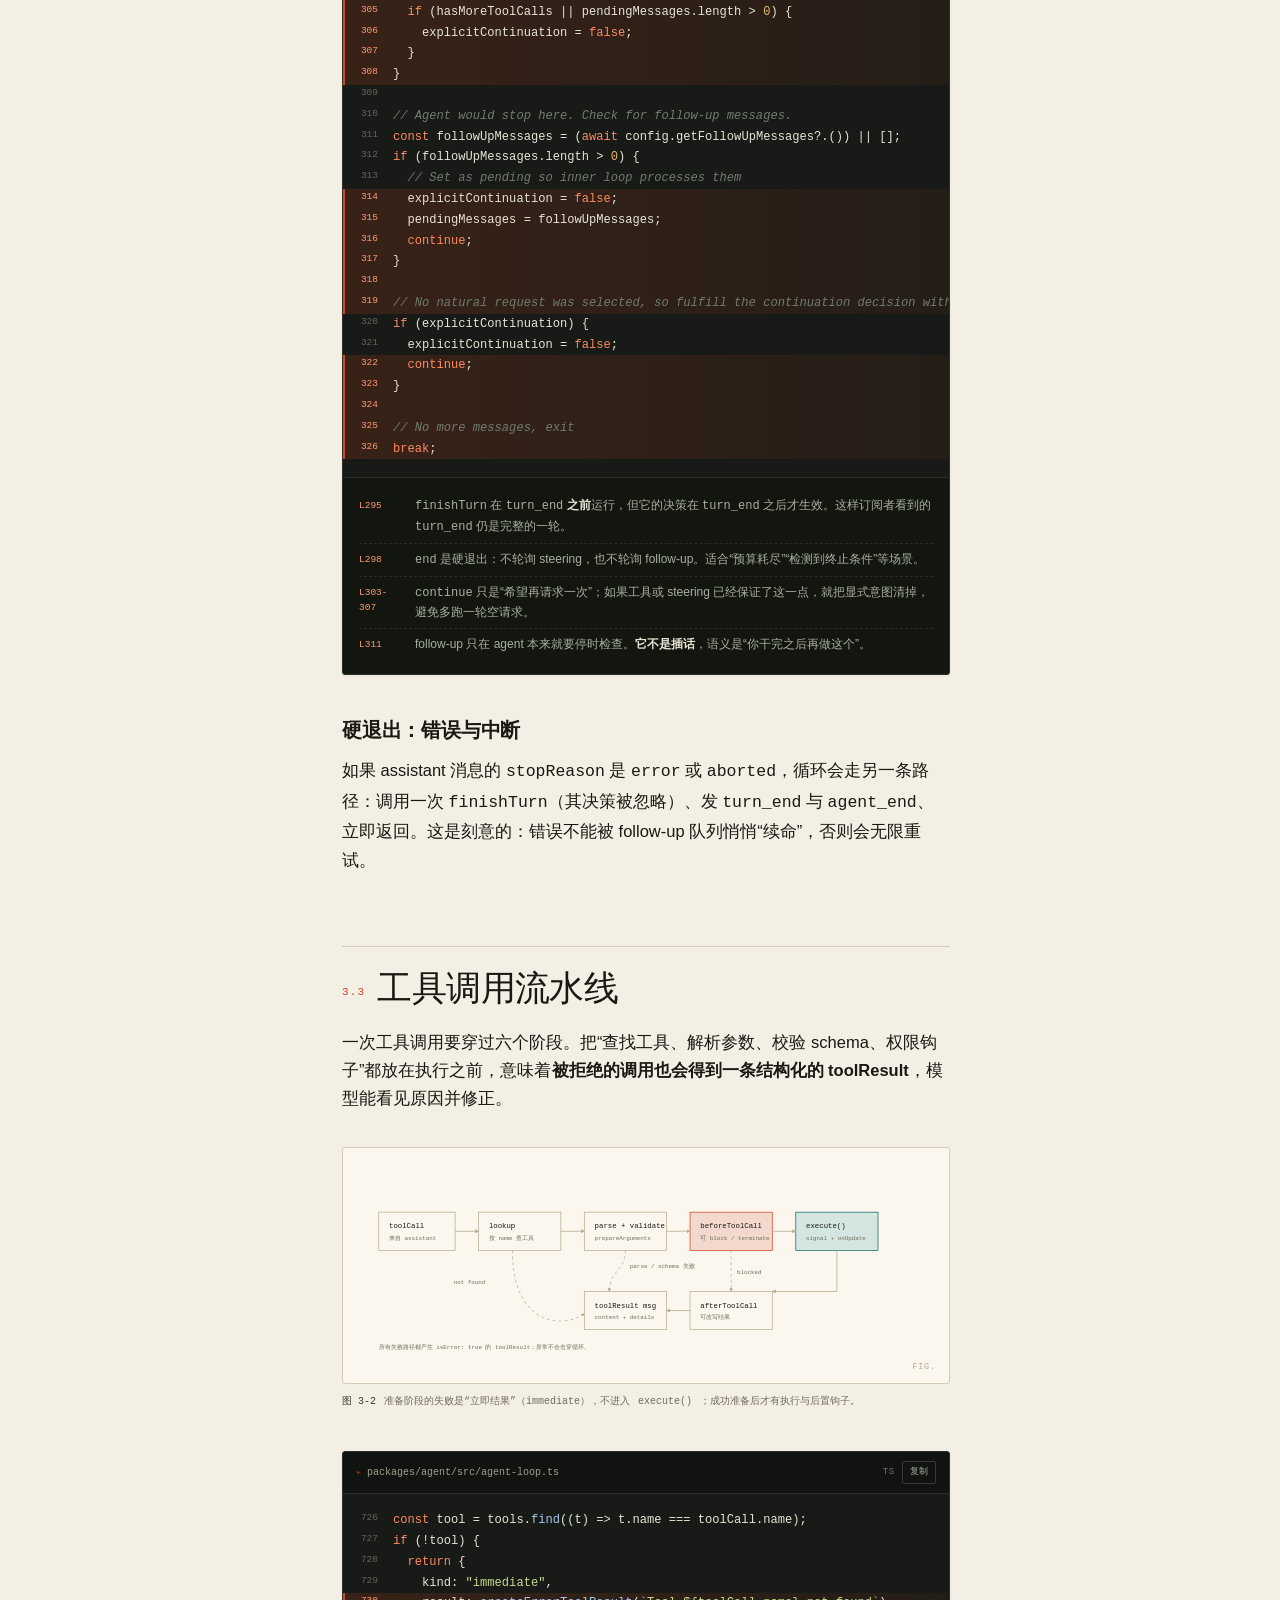
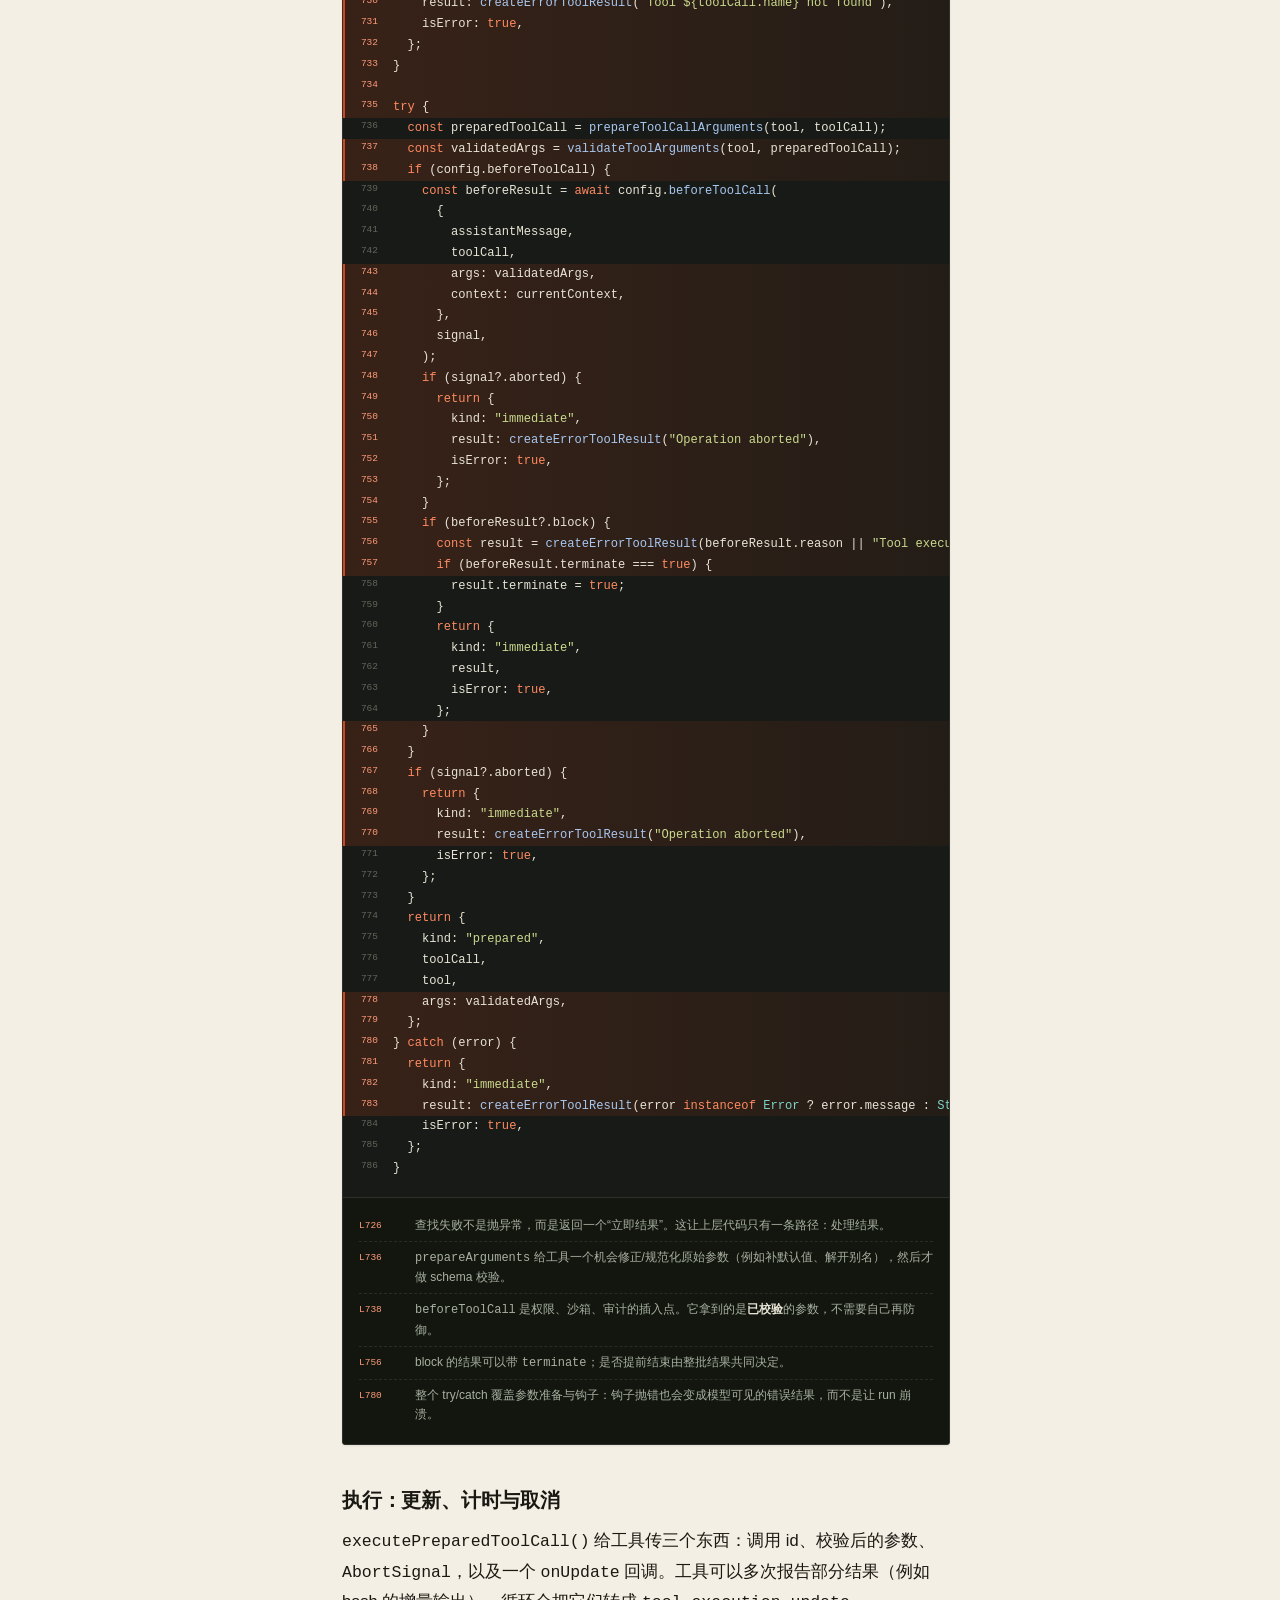
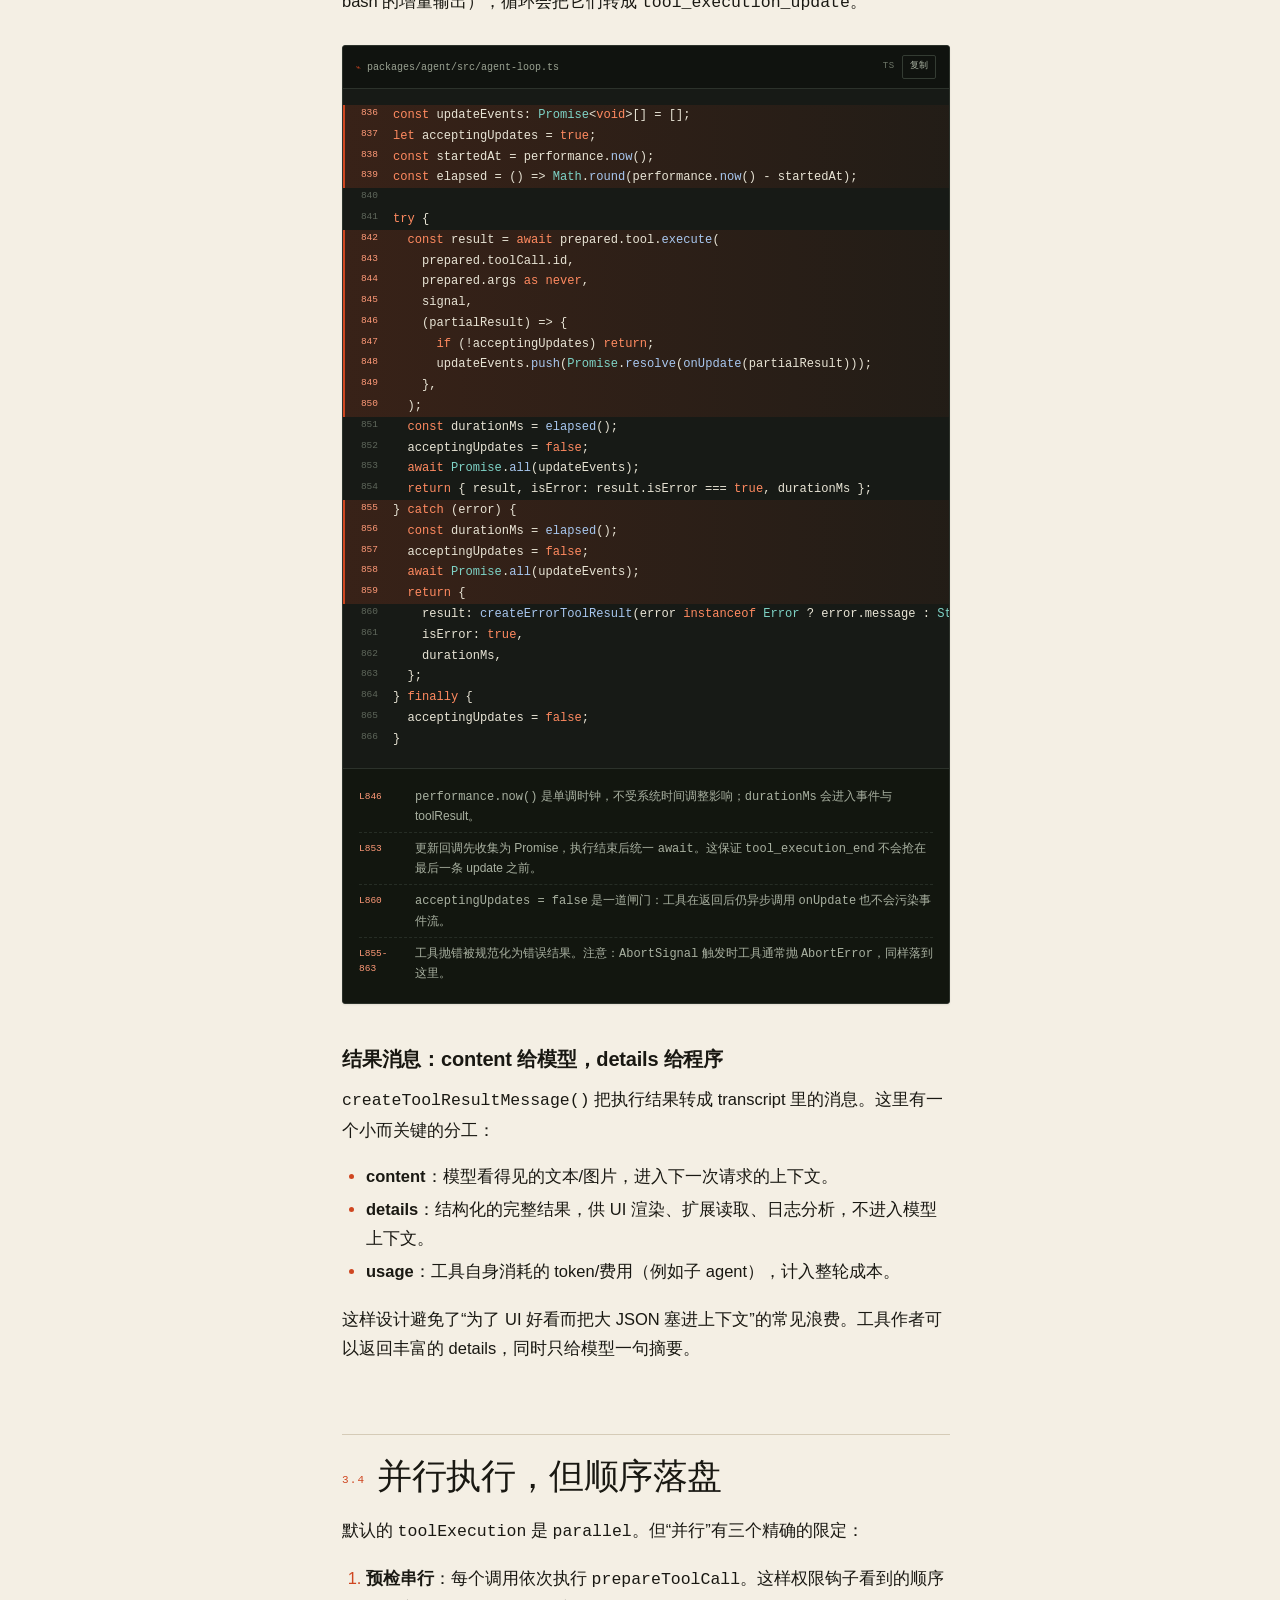
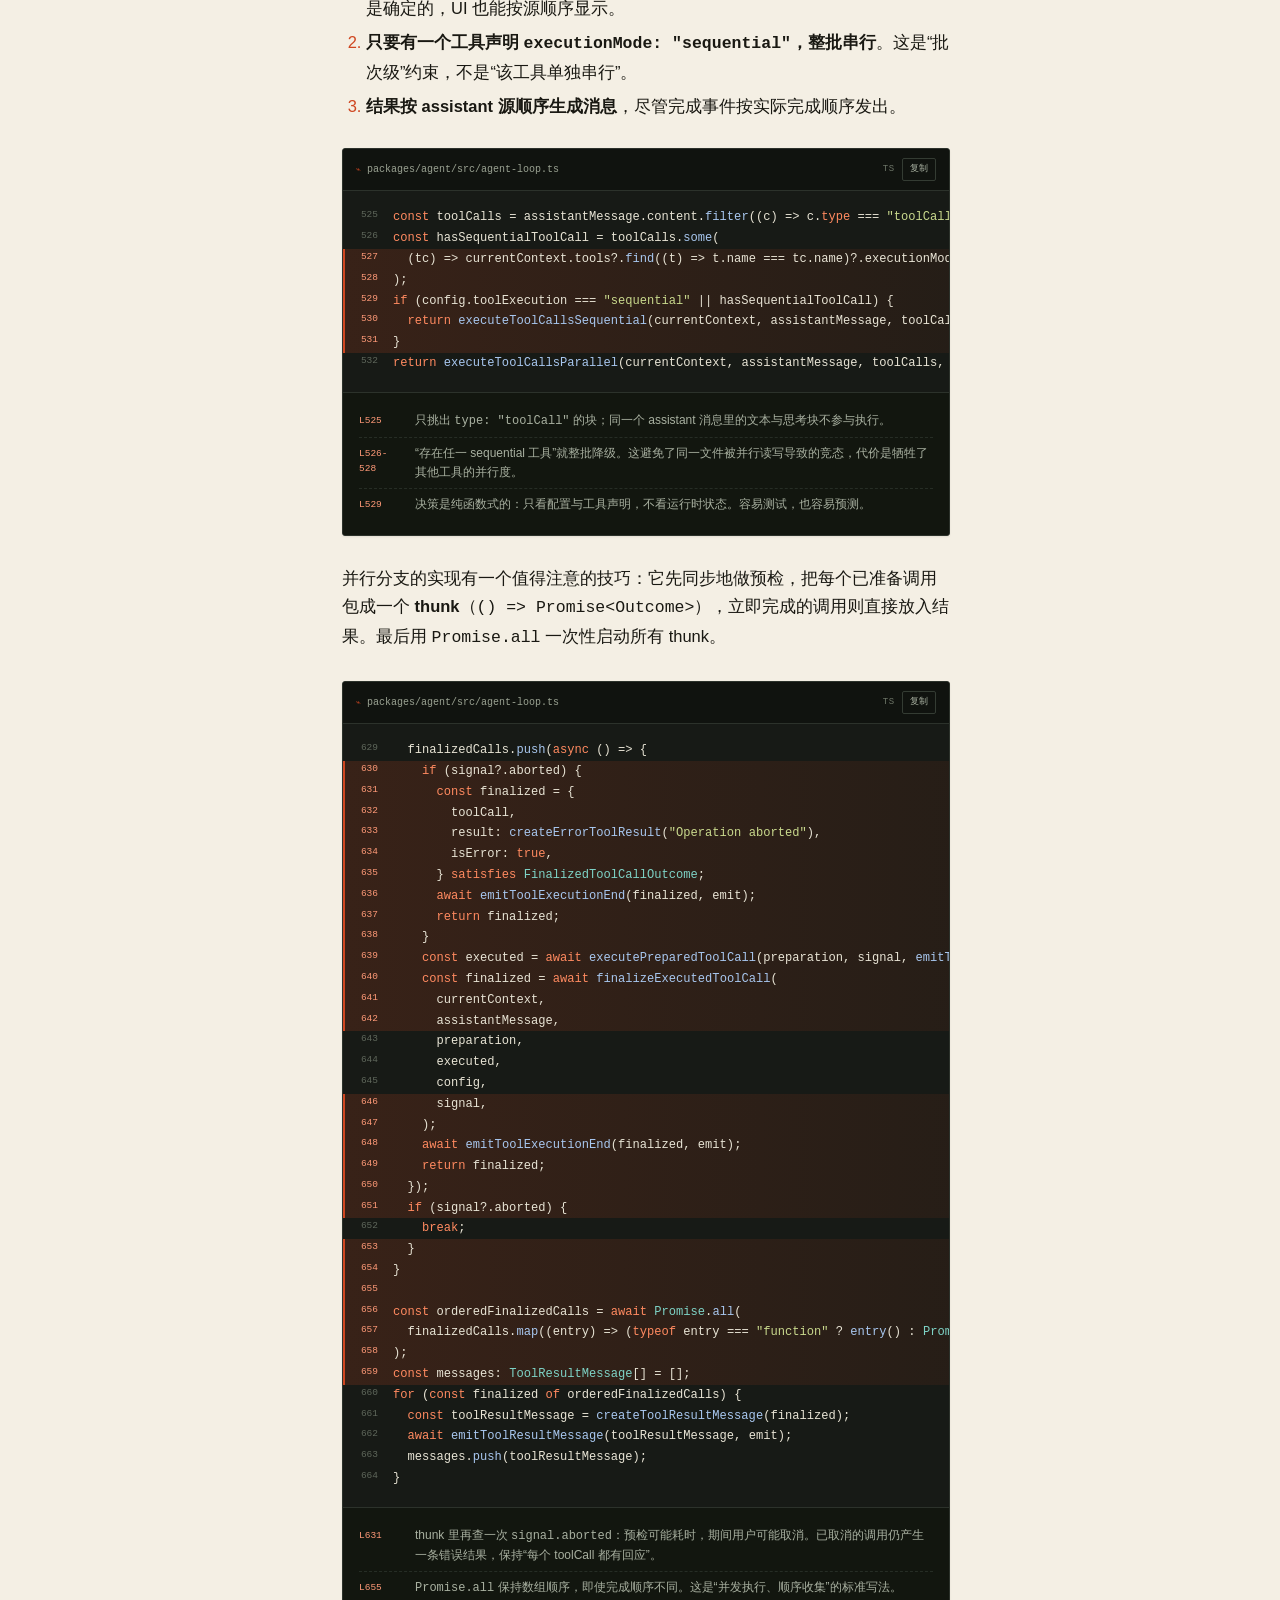
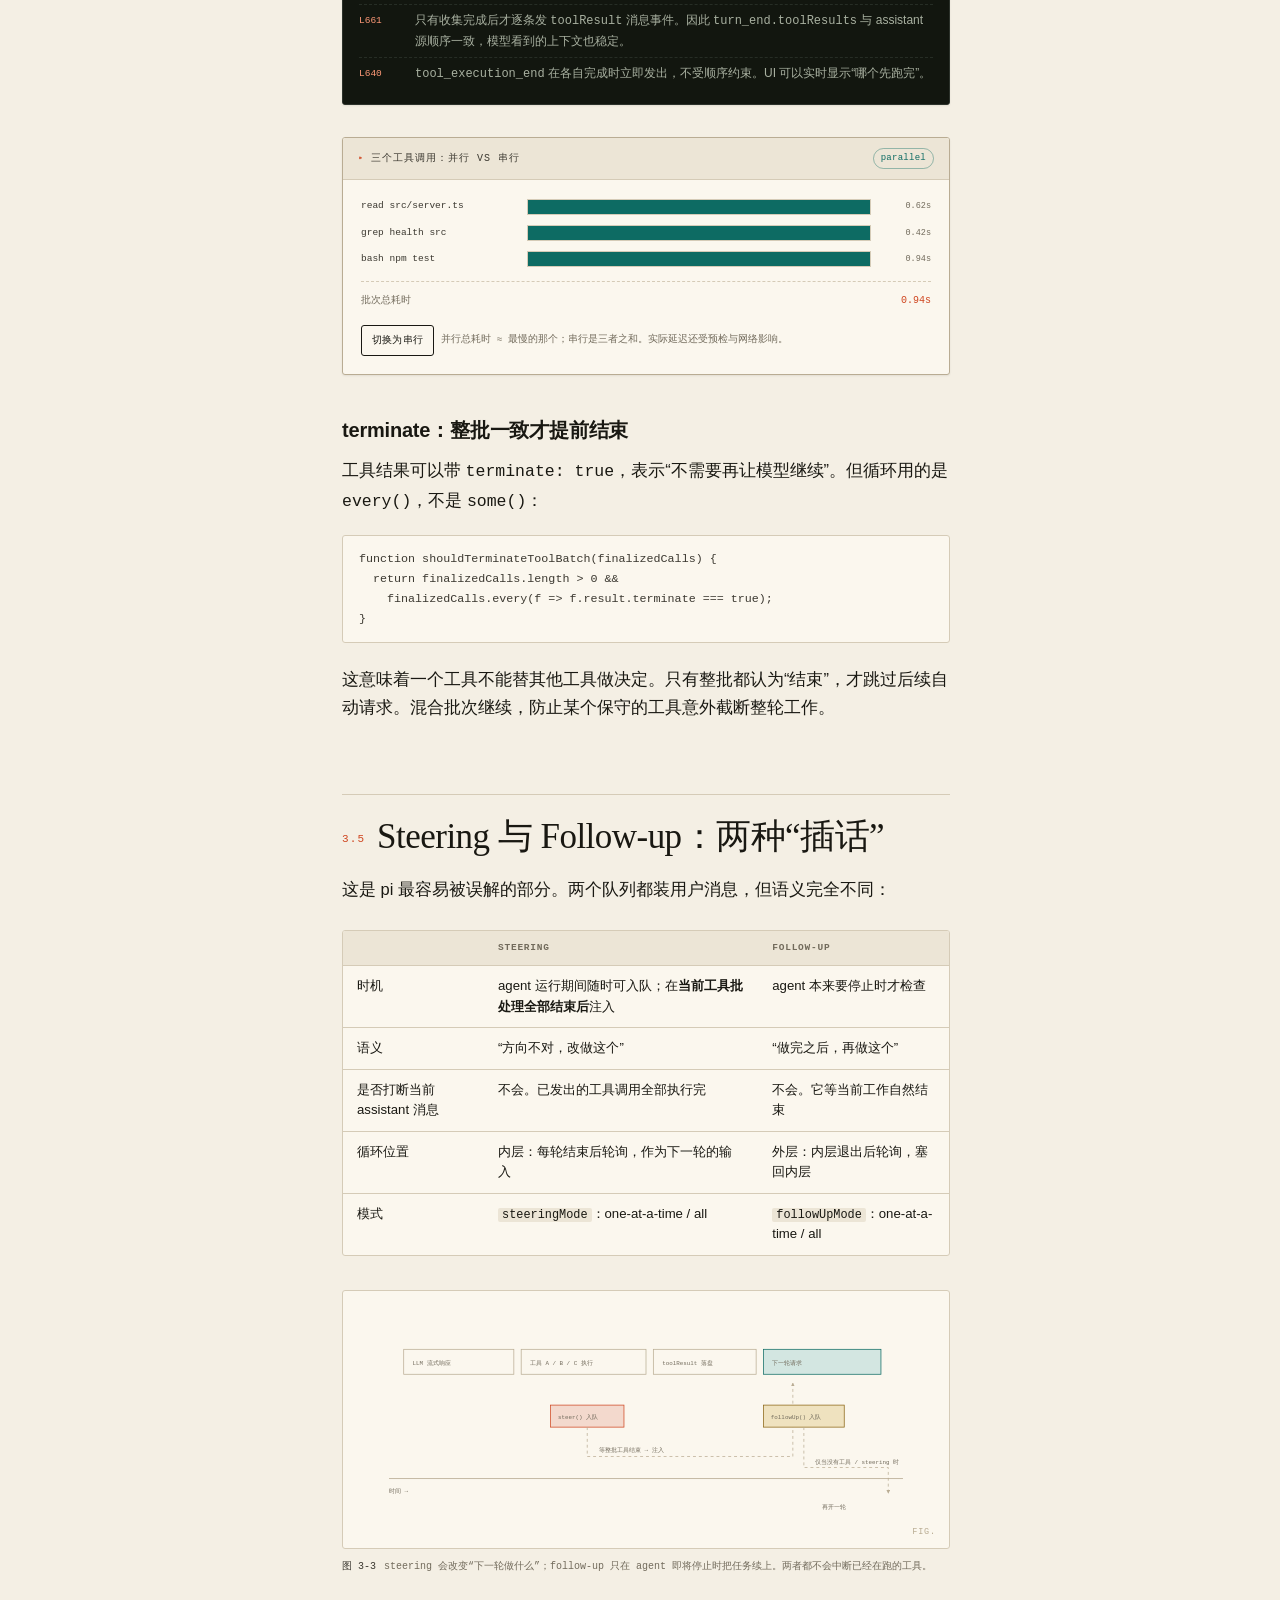
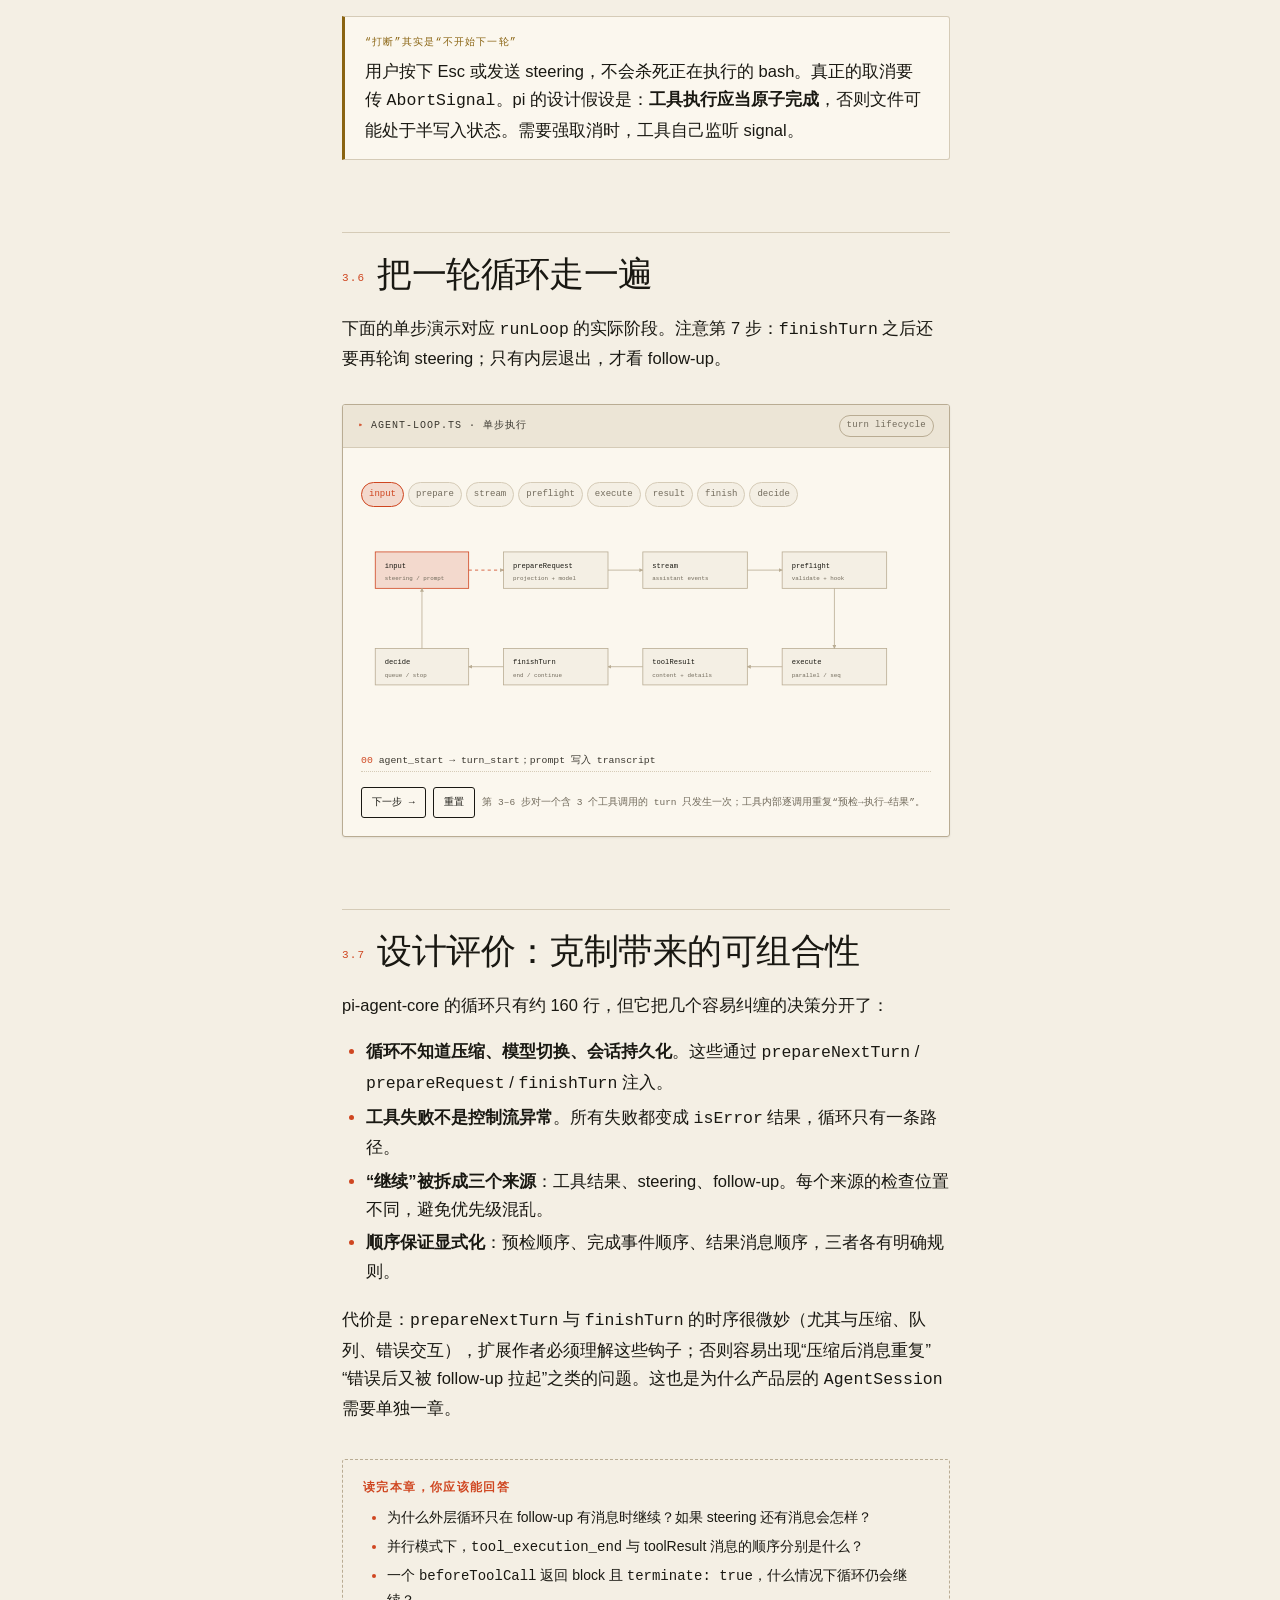
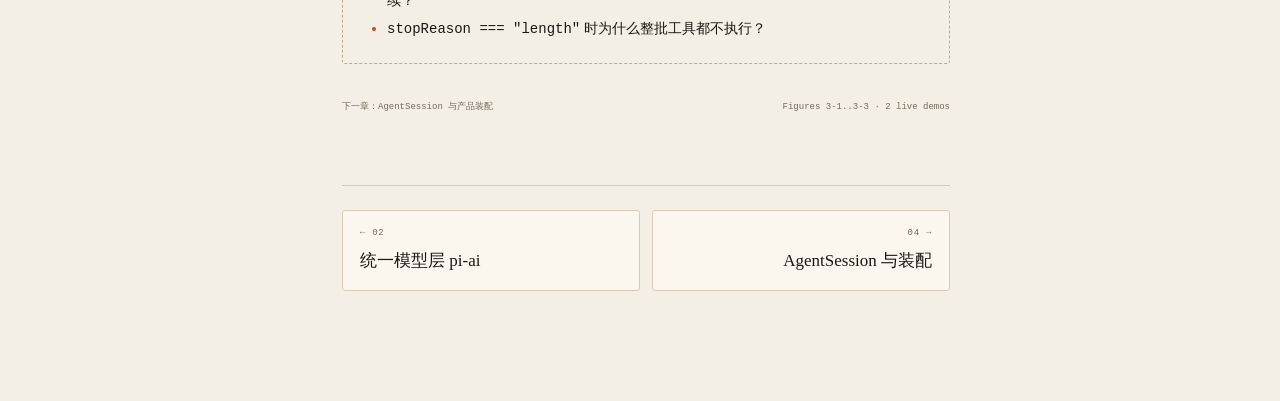
<file: 03-agent-loop.html>
<!doctype html>
<html lang="zh-CN" data-theme="light">
<head>
<meta charset="utf-8">
<meta name="viewport" content="width=device-width, initial-scale=1">
<title>03 · Agent Loop 深潜 — pi 源码之旅</title>
<meta name="description" content="pi-agent-core 的双层循环、工具流水线、并行批处理、steering 与 follow-up 的精确语义。">
<link rel="stylesheet" href="assets/css/site.css">
</head>
<body>

<div class="shell">
  <aside class="sidebar">
    <a class="brand" href="index.html">
      <span class="brand-mark">π</span>
      <span class="brand-text"><strong>pi 源码之旅</strong><span>agent harness field notes</span></span>
    </a>
    <div class="side-search"><input id="nav-search" type="search" placeholder="筛选章节…" aria-label="筛选章节"></div>
    <nav id="sidebar-nav" aria-label="章节导航"></nav>
    <div class="side-foot">
      <div>v1.4.0 · commit 531340f</div>
      <div>源码快照 2026-10-27</div>
      <div class="side-actions">
        <button class="icon-btn" data-theme-toggle type="button">☀ 日间</button>
        <button class="icon-btn" data-font-toggle type="button">Aa 宽度</button>
      </div>
      <div id="kbd-hint" style="margin-top:10px"></div>
    </div>
  </aside>

  <main class="main">
    <div class="read-progress" id="read-progress"><span></span></div>
    <div class="mobile-bar">
      <button class="icon-btn" data-nav-toggle type="button" aria-label="打开目录">☰ 目录</button>
      <span class="mb-title" id="mobile-title">Agent Loop 深潜</span>
      <button class="icon-btn" data-theme-toggle type="button">☀</button>
    </div>

    <div class="page">
      <div class="page-inner">
        <article>
          <header class="chapter-head">
            <div class="chapter-mark">Chapter 03 · pi-agent-core</div>
            <h1>一个循环，<br>三种“继续”的理由</h1>
            <p class="lead">agent loop 的全部难点不在“调用模型”，而在<strong>什么时候再调用一次</strong>。pi 用双层 <code>while</code>、两个队列和三个钩子，把“有工具结果”“用户插话”“用户追加任务”这三种继续理由分得清清楚楚。</p>
            <div class="meta-row">
              <span>阅读约 35 分钟</span>
              <span>关键文件 2 个</span>
              <span>含交互动画</span>
            </div>
          </header>

          <h2 id="vocab"><span class="h2-num">3.1</span>先把三个词钉死</h2>
          <p>读循环之前，必须区分三个时间尺度。pi 的类型注释里写得很明确：</p>

          <div class="figure reveal">
            <div class="figure-frame">
              <svg viewBox="0 0 760 190" role="img" aria-label="agent、turn、message 的层级关系">
                <rect class="dg-box" x="20" y="24" width="720" height="142" rx="4"></rect>
                <text class="dg-label" x="34" y="46">run / agent（一次 prompt 到 agent_end）</text>

                <rect class="dg-box-teal" x="40" y="62" width="300" height="86"></rect>
                <text class="dg-sub" x="52" y="80">turn 1</text>
                <rect class="dg-box" x="58" y="90" width="120" height="42"></rect>
                <text class="dg-sub" x="68" y="106">assistant msg</text>
                <text class="dg-sub" x="68" y="120">+ tool calls</text>
                <rect class="dg-box" x="196" y="90" width="124" height="42"></rect>
                <text class="dg-sub" x="206" y="106">tool results</text>
                <text class="dg-sub" x="206" y="120">（按源顺序）</text>

                <rect class="dg-box-teal" x="380" y="62" width="300" height="86"></rect>
                <text class="dg-sub" x="392" y="80">turn 2</text>
                <rect class="dg-box" x="398" y="90" width="120" height="42"></rect>
                <text class="dg-sub" x="408" y="106">assistant msg</text>
                <text class="dg-sub" x="408" y="120">（无工具调用）</text>
                <rect class="dg-box-ochre" x="536" y="90" width="124" height="42"></rect>
                <text class="dg-sub" x="546" y="106">finishTurn</text>
                <text class="dg-sub" x="546" y="120">→ end / continue</text>

                <path class="dg-line" d="M340 105 H380" marker-end="url(#a3)"></path>
                <defs>
                  <marker id="a3" viewBox="0 0 8 8" refX="7" refY="4" markerWidth="5" markerHeight="5" orient="auto">
                    <path d="M0,0 L8,4 L0,8 z" fill="var(--rule-strong)"></path>
                  </marker>
                </defs>
              </svg>
            </div>
            <figcaption class="figcap"><b>图 3-1</b> 一个 run 包含多个 turn；一个 turn = 一次 assistant 响应 + 它触发的工具结果。工具执行属于产生它的那个 turn。</figcaption>
          </div>

          <p>事件顺序对应如下。注意 <code>message_start/end</code> 对每条消息都发，而 <code>message_update</code> 只在 assistant 流式期间发，且携带原始的 <code>AssistantMessageEvent</code>：</p>

          <pre class="plain-tree">agent_start
└─ turn_start
   ├─ message_start   (user / steering / follow-up)
   ├─ message_end
   ├─ message_start   (assistant)
   ├─ message_update  ← text_delta / toolcall_delta / ...
   ├─ message_end
   ├─ tool_execution_start
   ├─ tool_execution_update   (可选，多次)
   ├─ tool_execution_end
   ├─ message_start   (toolResult)
   └─ message_end
└─ turn_end
agent_end</pre>

          <div class="callout tip">
            <div class="callout-title">为什么 agent_end 也带 messages</div>
            <p><code>agent_end</code> 携带整个 run 新增的消息数组。这样订阅者可以在一个事件里完成落盘，而不必自己维护增量。这个数组也是 <code>EventStream&lt;AgentEvent, AgentMessage[]&gt;</code> 的最终结果。</p>
          </div>

          <h2 id="loops"><span class="h2-num">3.2</span>双层循环：内层处理工作，外层处理“再来一轮”</h2>
          <p><code>runLoop()</code> 是 <code>agentLoop()</code> 与 <code>agentLoopContinue()</code> 的共同实现。它只有两个循环，但职责划分非常精确。</p>

          <div class="code-panel" data-file="packages/agent/src/agent-loop.ts" data-lang="ts" data-start="187" data-highlight="2,6,8-15,30-31">
            <div class="code-head">
              <span class="path">packages/agent/src/agent-loop.ts</span>
              <span class="right"><span class="lang">ts</span><button class="copy-btn" type="button">复制</button></span>
            </div>
            <script type="text/plain" class="src">
	// Outer loop: continues when queued follow-up messages arrive after agent would stop
	while (true) {
		let hasMoreToolCalls = true;

		// Inner loop: process tool calls and steering messages
		while (hasMoreToolCalls || pendingMessages.length > 0) {
			let preparedMessages: AgentMessage[] = [];
			if (lastCompletedTurn) {
				const nextTurnSnapshot = await config.prepareNextTurn?.(lastCompletedTurn);
				if (nextTurnSnapshot) {
					currentContext = nextTurnSnapshot.context ?? currentContext;
					preparedMessages = nextTurnSnapshot.messages ?? [];
					config = {
						...config,
						model: nextTurnSnapshot.model ?? config.model,
						reasoning:
							nextTurnSnapshot.thinkingLevel === undefined
								? config.reasoning
								: nextTurnSnapshot.thinkingLevel === "off"
									? undefined
									: nextTurnSnapshot.thinkingLevel,
					};
				}
				// Preparation can be long-running (for example, compaction). Pick up steering
				// queued while it ran. Only poll again if the earlier poll returned nothing;
				// otherwise one-at-a-time mode would deliver two messages in this turn.
				if (pendingMessages.length === 0) {
					pendingMessages = (await config.getSteeringMessages?.()) || [];
				}
				await emit({ type: "turn_start" });
			}
            </script>
            <ul class="code-notes">
              <li><b>L188</b><span><strong>外层只为 follow-up 存在</strong>。内层退出意味着“没有工具、没有 steering”，此时才检查 follow-up 队列；有就塞回 <code>pendingMessages</code> 并 <code>continue</code>。</span></li>
              <li><b>L192</b><span><strong>内层条件是两个布尔量</strong>：还有工具调用，或还有待注入消息。初始 <code>hasMoreToolCalls = true</code>，所以第一次一定进入。</span></li>
              <li><b>L195</b><span><code>prepareNextTurn</code> 是产品层插入的钩子（压缩、模型切换、上下文重建都在这里）。它可以替换 <code>context</code> 并附加系统消息。</span></li>
              <li><b>L210-215</b><span>一句注释揭示了一个真实 bug 的修复：准备过程可能很久（压缩），期间用户可能插话。只在先前没有拿到 steering 时才再轮询，否则 one-at-a-time 模式会一次交付两条。</span></li>
            </ul>
          </div>

          <p>一次迭代的主体是“准备 → 请求 → 流式响应 → 工具 → 终结”。终结部分决定了循环是否继续：</p>

          <div class="code-panel" data-file="packages/agent/src/agent-loop.ts" data-lang="ts" data-start="289" data-highlight="7-11,13-20,26-31,34-38">
            <div class="code-head">
              <span class="path">packages/agent/src/agent-loop.ts</span>
              <span class="right"><span class="lang">ts</span><button class="copy-btn" type="button">复制</button></span>
            </div>
            <script type="text/plain" class="src">
			lastCompletedTurn = {
				message,
				toolResults,
				context: currentContext,
				newMessages,
			};
			const decision = await config.finishTurn?.(lastCompletedTurn, signal);
			await emit({ type: "turn_end", message, toolResults });

			if (decision?.action === "end") {
				await emit({ type: "agent_end", messages: newMessages });
				return;
			}

			explicitContinuation = decision?.action === "continue";
			pendingMessages = (await config.getSteeringMessages?.()) || [];
			if (hasMoreToolCalls || pendingMessages.length > 0) {
				explicitContinuation = false;
			}
		}

		// Agent would stop here. Check for follow-up messages.
		const followUpMessages = (await config.getFollowUpMessages?.()) || [];
		if (followUpMessages.length > 0) {
			// Set as pending so inner loop processes them
			explicitContinuation = false;
			pendingMessages = followUpMessages;
			continue;
		}

		// No natural request was selected, so fulfill the continuation decision with one context-only turn.
		if (explicitContinuation) {
			explicitContinuation = false;
			continue;
		}

		// No more messages, exit
		break;
            </script>
            <ul class="code-notes">
              <li><b>L295</b><span><code>finishTurn</code> 在 <code>turn_end</code> <strong>之前</strong>运行，但它的决策在 <code>turn_end</code> 之后才生效。这样订阅者看到的 <code>turn_end</code> 仍是完整的一轮。</span></li>
              <li><b>L298</b><span><code>end</code> 是硬退出：不轮询 steering，也不轮询 follow-up。适合“预算耗尽”“检测到终止条件”等场景。</span></li>
              <li><b>L303-307</b><span><code>continue</code> 只是“希望再请求一次”；如果工具或 steering 已经保证了这一点，就把显式意图清掉，避免多跑一轮空请求。</span></li>
              <li><b>L311</b><span>follow-up 只在 agent 本来就要停时检查。<strong>它不是插话</strong>，语义是“你干完之后再做这个”。</span></li>
            </ul>
          </div>

          <h3>硬退出：错误与中断</h3>
          <p>如果 assistant 消息的 <code>stopReason</code> 是 <code>error</code> 或 <code>aborted</code>，循环会走另一条路径：调用一次 <code>finishTurn</code>（其决策被忽略）、发 <code>turn_end</code> 与 <code>agent_end</code>、立即返回。这是刻意的：错误不能被 follow-up 队列悄悄“续命”，否则会无限重试。</p>

          <h2 id="pipeline"><span class="h2-num">3.3</span>工具调用流水线</h2>
          <p>一次工具调用要穿过六个阶段。把“查找工具、解析参数、校验 schema、权限钩子”都放在执行之前，意味着<strong>被拒绝的调用也会得到一条结构化的 toolResult</strong>，模型能看见原因并修正。</p>

          <figure class="figure reveal">
            <div class="figure-frame">
              <svg viewBox="0 0 760 250" role="img" aria-label="工具调用流水线">
                <defs>
                  <marker id="p3" viewBox="0 0 8 8" refX="7" refY="4" markerWidth="5" markerHeight="5" orient="auto">
                    <path d="M0,0 L8,4 L0,8 z" fill="var(--rule-strong)"></path>
                  </marker>
                </defs>
                <rect class="dg-box" x="16" y="52" width="104" height="52"></rect>
                <text class="dg-label" x="30" y="74">toolCall</text>
                <text class="dg-sub" x="30" y="90">来自 assistant</text>

                <rect class="dg-box" x="152" y="52" width="112" height="52"></rect>
                <text class="dg-label" x="166" y="74">lookup</text>
                <text class="dg-sub" x="166" y="90">按 name 查工具</text>

                <rect class="dg-box" x="296" y="52" width="112" height="52"></rect>
                <text class="dg-label" x="310" y="74">parse + validate</text>
                <text class="dg-sub" x="310" y="90">prepareArguments</text>

                <rect class="dg-box-accent" x="440" y="52" width="112" height="52"></rect>
                <text class="dg-label" x="454" y="74">beforeToolCall</text>
                <text class="dg-sub" x="454" y="90">可 block / terminate</text>

                <rect class="dg-box-teal" x="584" y="52" width="112" height="52"></rect>
                <text class="dg-label" x="598" y="74">execute()</text>
                <text class="dg-sub" x="598" y="90">signal + onUpdate</text>

                <rect class="dg-box" x="440" y="160" width="112" height="52"></rect>
                <text class="dg-label" x="454" y="182">afterToolCall</text>
                <text class="dg-sub" x="454" y="198">可改写结果</text>

                <rect class="dg-box" x="296" y="160" width="112" height="52"></rect>
                <text class="dg-label" x="310" y="182">toolResult msg</text>
                <text class="dg-sub" x="310" y="198">content + details</text>

                <path class="dg-line" d="M120 78 H152" marker-end="url(#p3)"></path>
                <path class="dg-line" d="M264 78 H296" marker-end="url(#p3)"></path>
                <path class="dg-line" d="M408 78 H440" marker-end="url(#p3)"></path>
                <path class="dg-line" d="M552 78 H584" marker-end="url(#p3)"></path>
                <path class="dg-line" d="M640 104 V160 H552" marker-end="url(#p3)"></path>
                <path class="dg-line" d="M440 186 H408" marker-end="url(#p3)"></path>

                <path class="dg-line-dash" d="M198 104 C 198 210 270 210 296 190" marker-end="url(#p3)"></path>
                <text class="dg-sub" x="118" y="150">not found</text>
                <path class="dg-line-dash" d="M352 104 C 352 132 330 132 330 160" marker-end="url(#p3)"></path>
                <text class="dg-sub" x="358" y="128">parse / schema 失败</text>
                <path class="dg-line-dash" d="M496 104 V160" marker-end="url(#p3)"></path>
                <text class="dg-sub" x="504" y="136">blocked</text>

                <text class="dg-sub" x="16" y="238">所有失败路径都产生 isError: true 的 toolResult；异常不会击穿循环。</text>
              </svg>
            </div>
            <figcaption class="figcap"><b>图 3-2</b> 准备阶段的失败是“立即结果”（immediate），不进入 <code>execute()</code>；成功准备后才有执行与后置钩子。</figcaption>
          </figure>

          <div class="code-panel" data-file="packages/agent/src/agent-loop.ts" data-lang="ts" data-start="726" data-highlight="5-10,12-13,18-32,40-45,53-58">
            <div class="code-head">
              <span class="path">packages/agent/src/agent-loop.ts</span>
              <span class="right"><span class="lang">ts</span><button class="copy-btn" type="button">复制</button></span>
            </div>
            <script type="text/plain" class="src">
	const tool = tools.find((t) => t.name === toolCall.name);
	if (!tool) {
		return {
			kind: "immediate",
			result: createErrorToolResult(`Tool ${toolCall.name} not found`),
			isError: true,
		};
	}

	try {
		const preparedToolCall = prepareToolCallArguments(tool, toolCall);
		const validatedArgs = validateToolArguments(tool, preparedToolCall);
		if (config.beforeToolCall) {
			const beforeResult = await config.beforeToolCall(
				{
					assistantMessage,
					toolCall,
					args: validatedArgs,
					context: currentContext,
				},
				signal,
			);
			if (signal?.aborted) {
				return {
					kind: "immediate",
					result: createErrorToolResult("Operation aborted"),
					isError: true,
				};
			}
			if (beforeResult?.block) {
				const result = createErrorToolResult(beforeResult.reason || "Tool execution was blocked");
				if (beforeResult.terminate === true) {
					result.terminate = true;
				}
				return {
					kind: "immediate",
					result,
					isError: true,
				};
			}
		}
		if (signal?.aborted) {
			return {
				kind: "immediate",
				result: createErrorToolResult("Operation aborted"),
				isError: true,
			};
		}
		return {
			kind: "prepared",
			toolCall,
			tool,
			args: validatedArgs,
		};
	} catch (error) {
		return {
			kind: "immediate",
			result: createErrorToolResult(error instanceof Error ? error.message : String(error)),
			isError: true,
		};
	}
            </script>
            <ul class="code-notes">
              <li><b>L726</b><span>查找失败不是抛异常，而是返回一个“立即结果”。这让上层代码只有一条路径：处理结果。</span></li>
              <li><b>L736</b><span><code>prepareArguments</code> 给工具一个机会修正/规范化原始参数（例如补默认值、解开别名），然后才做 schema 校验。</span></li>
              <li><b>L738</b><span><code>beforeToolCall</code> 是权限、沙箱、审计的插入点。它拿到的是<strong>已校验</strong>的参数，不需要自己再防御。</span></li>
              <li><b>L756</b><span>block 的结果可以带 <code>terminate</code>；是否提前结束由整批结果共同决定。</span></li>
              <li><b>L780</b><span>整个 try/catch 覆盖参数准备与钩子：钩子抛错也会变成模型可见的错误结果，而不是让 run 崩溃。</span></li>
            </ul>
          </div>

          <h3>执行：更新、计时与取消</h3>
          <p><code>executePreparedToolCall()</code> 给工具传三个东西：调用 id、校验后的参数、<code>AbortSignal</code>，以及一个 <code>onUpdate</code> 回调。工具可以多次报告部分结果（例如 bash 的增量输出），循环会把它们转成 <code>tool_execution_update</code>。</p>

          <div class="code-panel" data-file="packages/agent/src/agent-loop.ts" data-lang="ts" data-start="836" data-highlight="1-4,7-15,20-24">
            <div class="code-head">
              <span class="path">packages/agent/src/agent-loop.ts</span>
              <span class="right"><span class="lang">ts</span><button class="copy-btn" type="button">复制</button></span>
            </div>
            <script type="text/plain" class="src">
	const updateEvents: Promise<void>[] = [];
	let acceptingUpdates = true;
	const startedAt = performance.now();
	const elapsed = () => Math.round(performance.now() - startedAt);

	try {
		const result = await prepared.tool.execute(
			prepared.toolCall.id,
			prepared.args as never,
			signal,
			(partialResult) => {
				if (!acceptingUpdates) return;
				updateEvents.push(Promise.resolve(onUpdate(partialResult)));
			},
		);
		const durationMs = elapsed();
		acceptingUpdates = false;
		await Promise.all(updateEvents);
		return { result, isError: result.isError === true, durationMs };
	} catch (error) {
		const durationMs = elapsed();
		acceptingUpdates = false;
		await Promise.all(updateEvents);
		return {
			result: createErrorToolResult(error instanceof Error ? error.message : String(error)),
			isError: true,
			durationMs,
		};
	} finally {
		acceptingUpdates = false;
	}
            </script>
            <ul class="code-notes">
              <li><b>L846</b><span><code>performance.now()</code> 是单调时钟，不受系统时间调整影响；<code>durationMs</code> 会进入事件与 toolResult。</span></li>
              <li><b>L853</b><span>更新回调先收集为 Promise，执行结束后统一 <code>await</code>。这保证 <code>tool_execution_end</code> 不会抢在最后一条 update 之前。</span></li>
              <li><b>L860</b><span><code>acceptingUpdates = false</code> 是一道闸门：工具在返回后仍异步调用 <code>onUpdate</code> 也不会污染事件流。</span></li>
              <li><b>L855-863</b><span>工具抛错被规范化为错误结果。注意：<code>AbortSignal</code> 触发时工具通常抛 <code>AbortError</code>，同样落到这里。</span></li>
            </ul>
          </div>

          <h3>结果消息：content 给模型，details 给程序</h3>
          <p><code>createToolResultMessage()</code> 把执行结果转成 transcript 里的消息。这里有一个小而关键的分工：</p>
          <ul>
            <li><strong>content</strong>：模型看得见的文本/图片，进入下一次请求的上下文。</li>
            <li><strong>details</strong>：结构化的完整结果，供 UI 渲染、扩展读取、日志分析，不进入模型上下文。</li>
            <li><strong>usage</strong>：工具自身消耗的 token/费用（例如子 agent），计入整轮成本。</li>
          </ul>
          <p>这样设计避免了“为了 UI 好看而把大 JSON 塞进上下文”的常见浪费。工具作者可以返回丰富的 details，同时只给模型一句摘要。</p>

          <h2 id="parallel"><span class="h2-num">3.4</span>并行执行，但顺序落盘</h2>
          <p>默认的 <code>toolExecution</code> 是 <code>parallel</code>。但“并行”有三个精确的限定：</p>
          <ol>
            <li><strong>预检串行</strong>：每个调用依次执行 <code>prepareToolCall</code>。这样权限钩子看到的顺序是确定的，UI 也能按源顺序显示。</li>
            <li><strong>只要有一个工具声明 <code>executionMode: "sequential"</code>，整批串行</strong>。这是“批次级”约束，不是“该工具单独串行”。</li>
            <li><strong>结果按 assistant 源顺序生成消息</strong>，尽管完成事件按实际完成顺序发出。</li>
          </ol>

          <div class="code-panel" data-file="packages/agent/src/agent-loop.ts" data-lang="ts" data-start="525" data-highlight="3-7">
            <div class="code-head">
              <span class="path">packages/agent/src/agent-loop.ts</span>
              <span class="right"><span class="lang">ts</span><button class="copy-btn" type="button">复制</button></span>
            </div>
            <script type="text/plain" class="src">
	const toolCalls = assistantMessage.content.filter((c) => c.type === "toolCall");
	const hasSequentialToolCall = toolCalls.some(
		(tc) => currentContext.tools?.find((t) => t.name === tc.name)?.executionMode === "sequential",
	);
	if (config.toolExecution === "sequential" || hasSequentialToolCall) {
		return executeToolCallsSequential(currentContext, assistantMessage, toolCalls, config, signal, emit);
	}
	return executeToolCallsParallel(currentContext, assistantMessage, toolCalls, config, signal, emit);
            </script>
            <ul class="code-notes">
              <li><b>L525</b><span>只挑出 <code>type: "toolCall"</code> 的块；同一个 assistant 消息里的文本与思考块不参与执行。</span></li>
              <li><b>L526-528</b><span>“存在任一 sequential 工具”就整批降级。这避免了同一文件被并行读写导致的竞态，代价是牺牲了其他工具的并行度。</span></li>
              <li><b>L529</b><span>决策是纯函数式的：只看配置与工具声明，不看运行时状态。容易测试，也容易预测。</span></li>
            </ul>
          </div>

          <p>并行分支的实现有一个值得注意的技巧：它先同步地做预检，把每个已准备调用包成一个 <strong>thunk</strong>（<code>() =&gt; Promise&lt;Outcome&gt;</code>），立即完成的调用则直接放入结果。最后用 <code>Promise.all</code> 一次性启动所有 thunk。</p>

          <div class="code-panel" data-file="packages/agent/src/agent-loop.ts" data-lang="ts" data-start="629" data-highlight="2-14,18-23,25-31">
            <div class="code-head">
              <span class="path">packages/agent/src/agent-loop.ts</span>
              <span class="right"><span class="lang">ts</span><button class="copy-btn" type="button">复制</button></span>
            </div>
            <script type="text/plain" class="src">
		finalizedCalls.push(async () => {
			if (signal?.aborted) {
				const finalized = {
					toolCall,
					result: createErrorToolResult("Operation aborted"),
					isError: true,
				} satisfies FinalizedToolCallOutcome;
				await emitToolExecutionEnd(finalized, emit);
				return finalized;
			}
			const executed = await executePreparedToolCall(preparation, signal, emitToolExecutionUpdate(toolCall, emit));
			const finalized = await finalizeExecutedToolCall(
				currentContext,
				assistantMessage,
				preparation,
				executed,
				config,
				signal,
			);
			await emitToolExecutionEnd(finalized, emit);
			return finalized;
		});
		if (signal?.aborted) {
			break;
		}
	}

	const orderedFinalizedCalls = await Promise.all(
		finalizedCalls.map((entry) => (typeof entry === "function" ? entry() : Promise.resolve(entry))),
	);
	const messages: ToolResultMessage[] = [];
	for (const finalized of orderedFinalizedCalls) {
		const toolResultMessage = createToolResultMessage(finalized);
		await emitToolResultMessage(toolResultMessage, emit);
		messages.push(toolResultMessage);
	}
            </script>
            <ul class="code-notes">
              <li><b>L631</b><span>thunk 里再查一次 <code>signal.aborted</code>：预检可能耗时，期间用户可能取消。已取消的调用仍产生一条错误结果，保持“每个 toolCall 都有回应”。</span></li>
              <li><b>L655</b><span><code>Promise.all</code> 保持数组顺序，即使完成顺序不同。这是“并发执行、顺序收集”的标准写法。</span></li>
              <li><b>L661</b><span>只有收集完成后才逐条发 <code>toolResult</code> 消息事件。因此 <code>turn_end.toolResults</code> 与 assistant 源顺序一致，模型看到的上下文也稳定。</span></li>
              <li><b>L640</b><span><code>tool_execution_end</code> 在各自完成时立即发出，不受顺序约束。UI 可以实时显示“哪个先跑完”。</span></li>
            </ul>
          </div>

          <div class="demo" data-demo="parallel">
            <div class="demo-head">
              <span class="title">三个工具调用：并行 vs 串行</span>
              <span class="pill teal" data-par-mode>parallel</span>
            </div>
            <div class="demo-body">
              <div class="parallel-body"></div>
              <div class="par-total"><span>批次总耗时</span><b data-par-total>—</b></div>
              <div class="demo-controls">
                <button class="btn btn-sm" data-par-toggle type="button">切换为串行</button>
                <span class="demo-note" style="margin:0">并行总耗时 ≈ 最慢的那个；串行是三者之和。实际延迟还受预检与网络影响。</span>
              </div>
            </div>
          </div>

          <h3>terminate：整批一致才提前结束</h3>
          <p>工具结果可以带 <code>terminate: true</code>，表示“不需要再让模型继续”。但循环用的是 <code>every()</code>，不是 <code>some()</code>：</p>
          <pre class="plain-tree">function shouldTerminateToolBatch(finalizedCalls) {
  return finalizedCalls.length &gt; 0 &amp;&amp;
    finalizedCalls.every(f =&gt; f.result.terminate === true);
}</pre>
          <p>这意味着一个工具不能替其他工具做决定。只有整批都认为“结束”，才跳过后续自动请求。混合批次继续，防止某个保守的工具意外截断整轮工作。</p>

          <h2 id="queues"><span class="h2-num">3.5</span>Steering 与 Follow-up：两种“插话”</h2>
          <p>这是 pi 最容易被误解的部分。两个队列都装用户消息，但语义完全不同：</p>

          <div class="table-wrap">
            <table>
              <thead><tr><th></th><th>Steering</th><th>Follow-up</th></tr></thead>
              <tbody>
                <tr><td>时机</td><td>agent 运行期间随时可入队；在<strong>当前工具批处理全部结束后</strong>注入</td><td>agent 本来要停止时才检查</td></tr>
                <tr><td>语义</td><td>“方向不对，改做这个”</td><td>“做完之后，再做这个”</td></tr>
                <tr><td>是否打断当前 assistant 消息</td><td>不会。已发出的工具调用全部执行完</td><td>不会。它等当前工作自然结束</td></tr>
                <tr><td>循环位置</td><td>内层：每轮结束后轮询，作为下一轮的输入</td><td>外层：内层退出后轮询，塞回内层</td></tr>
                <tr><td>模式</td><td><code>steeringMode</code>：one-at-a-time / all</td><td><code>followUpMode</code>：one-at-a-time / all</td></tr>
              </tbody>
            </table>
          </div>

          <figure class="figure reveal">
            <div class="figure-frame">
              <svg viewBox="0 0 760 280" role="img" aria-label="steering 与 follow-up 时序">
                <defs>
                  <marker id="q3" viewBox="0 0 8 8" refX="7" refY="4" markerWidth="5" markerHeight="5" orient="auto">
                    <path d="M0,0 L8,4 L0,8 z" fill="var(--rule-strong)"></path>
                  </marker>
                </defs>
                <line class="dg-line" x1="30" y1="220" x2="730" y2="220"></line>
                <text class="dg-sub" x="30" y="240">时间 →</text>

                <rect class="dg-box" x="50" y="44" width="150" height="34"></rect>
                <text class="dg-sub" x="62" y="66">LLM 流式响应</text>
                <rect class="dg-box" x="210" y="44" width="170" height="34"></rect>
                <text class="dg-sub" x="222" y="66">工具 A / B / C 执行</text>
                <rect class="dg-box" x="390" y="44" width="140" height="34"></rect>
                <text class="dg-sub" x="402" y="66">toolResult 落盘</text>
                <rect class="dg-box-teal" x="540" y="44" width="160" height="34"></rect>
                <text class="dg-sub" x="552" y="66">下一轮请求</text>

                <rect class="dg-box-accent" x="250" y="120" width="100" height="30"></rect>
                <text class="dg-sub" x="260" y="139">steer() 入队</text>
                <path class="dg-line-dash" d="M300 150 V190 H580 V90" marker-end="url(#q3)"></path>
                <text class="dg-sub" x="316" y="184">等整批工具结束 → 注入</text>

                <rect class="dg-box-ochre" x="540" y="120" width="110" height="30"></rect>
                <text class="dg-sub" x="550" y="139">followUp() 入队</text>
                <path class="dg-line-dash" d="M595 150 V205 H710 V240" marker-end="url(#q3)"></path>
                <text class="dg-sub" x="610" y="200">仅当没有工具 / steering 时</text>
                <text class="dg-sub" x="620" y="262">再开一轮</text>
              </svg>
            </div>
            <figcaption class="figcap"><b>图 3-3</b> steering 会改变“下一轮做什么”；follow-up 只在 agent 即将停止时把任务续上。两者都不会中断已经在跑的工具。</figcaption>
          </figure>

          <div class="callout warn">
            <div class="callout-title">“打断”其实是“不开始下一轮”</div>
            <p>用户按下 Esc 或发送 steering，不会杀死正在执行的 bash。真正的取消要传 <code>AbortSignal</code>。pi 的设计假设是：<strong>工具执行应当原子完成</strong>，否则文件可能处于半写入状态。需要强取消时，工具自己监听 signal。</p>
          </div>

          <h2 id="demo"><span class="h2-num">3.6</span>把一轮循环走一遍</h2>
          <p>下面的单步演示对应 <code>runLoop</code> 的实际阶段。注意第 7 步：<code>finishTurn</code> 之后还要再轮询 steering；只有内层退出，才看 follow-up。</p>

          <div class="demo loop-demo" data-demo="agentloop">
            <div class="demo-head">
              <span class="title">agent-loop.ts · 单步执行</span>
              <span class="pill">turn lifecycle</span>
            </div>
            <div class="demo-body">
              <div class="stepper">
                <span class="step-chip">input</span>
                <span class="step-chip">prepare</span>
                <span class="step-chip">stream</span>
                <span class="step-chip">preflight</span>
                <span class="step-chip">execute</span>
                <span class="step-chip">result</span>
                <span class="step-chip">finish</span>
                <span class="step-chip">decide</span>
              </div>
              <svg class="loop-demo-svg" viewBox="0 0 720 260" role="img" aria-label="agent loop 单步示意">
                <defs>
                  <marker id="d3" viewBox="0 0 8 8" refX="7" refY="4" markerWidth="5" markerHeight="5" orient="auto">
                    <path d="M0,0 L8,4 L0,8 z" fill="var(--rule-strong)"></path>
                  </marker>
                </defs>
                <rect class="n-box" data-step-node="0" x="18" y="34" width="118" height="46"></rect>
                <text class="n-label" x="30" y="54">input</text>
                <text class="n-sub" x="30" y="70">steering / prompt</text>

                <rect class="n-box" data-step-node="1" x="180" y="34" width="132" height="46"></rect>
                <text class="n-label" x="192" y="54">prepareRequest</text>
                <text class="n-sub" x="192" y="70">projection + model</text>

                <rect class="n-box" data-step-node="2" x="356" y="34" width="132" height="46"></rect>
                <text class="n-label" x="368" y="54">stream</text>
                <text class="n-sub" x="368" y="70">assistant events</text>

                <rect class="n-box" data-step-node="3" x="532" y="34" width="132" height="46"></rect>
                <text class="n-label" x="544" y="54">preflight</text>
                <text class="n-sub" x="544" y="70">validate + hook</text>

                <rect class="n-box" data-step-node="4" x="532" y="156" width="132" height="46"></rect>
                <text class="n-label" x="544" y="176">execute</text>
                <text class="n-sub" x="544" y="192">parallel / seq</text>

                <rect class="n-box" data-step-node="5" x="356" y="156" width="132" height="46"></rect>
                <text class="n-label" x="368" y="176">toolResult</text>
                <text class="n-sub" x="368" y="192">content + details</text>

                <rect class="n-box" data-step-node="6" x="180" y="156" width="132" height="46"></rect>
                <text class="n-label" x="192" y="176">finishTurn</text>
                <text class="n-sub" x="192" y="192">end / continue</text>

                <rect class="n-box" data-step-node="7" x="18" y="156" width="118" height="46"></rect>
                <text class="n-label" x="30" y="176">decide</text>
                <text class="n-sub" x="30" y="192">queue / stop</text>

                <path class="e" data-step-edge="0" d="M136 57 H180" marker-end="url(#d3)"></path>
                <path class="e" data-step-edge="1" d="M312 57 H356" marker-end="url(#d3)"></path>
                <path class="e" data-step-edge="2" d="M488 57 H532" marker-end="url(#d3)"></path>
                <path class="e" data-step-edge="3" d="M598 80 V156" marker-end="url(#d3)"></path>
                <path class="e" data-step-edge="4" d="M532 179 H488" marker-end="url(#d3)"></path>
                <path class="e" data-step-edge="5" d="M356 179 H312" marker-end="url(#d3)"></path>
                <path class="e" data-step-edge="6" d="M180 179 H136" marker-end="url(#d3)"></path>
                <path class="e" data-step-edge="7" d="M77 156 V80" marker-end="url(#d3)"></path>
              </svg>
              <div class="event-log" style="margin-top:12px"></div>
              <div class="demo-controls">
                <button class="btn btn-sm" data-demo-next type="button">下一步 →</button>
                <button class="btn btn-sm" data-demo-reset type="button">重置</button>
                <span class="demo-note" style="margin:0">第 3–6 步对一个含 3 个工具调用的 turn 只发生一次；工具内部逐调用重复“预检→执行→结果”。</span>
              </div>
            </div>
          </div>

          <h2 id="critique"><span class="h2-num">3.7</span>设计评价：克制带来的可组合性</h2>
          <p>pi-agent-core 的循环只有约 160 行，但它把几个容易纠缠的决策分开了：</p>
          <ul>
            <li><strong>循环不知道压缩、模型切换、会话持久化</strong>。这些通过 <code>prepareNextTurn</code> / <code>prepareRequest</code> / <code>finishTurn</code> 注入。</li>
            <li><strong>工具失败不是控制流异常</strong>。所有失败都变成 <code>isError</code> 结果，循环只有一条路径。</li>
            <li><strong>“继续”被拆成三个来源</strong>：工具结果、steering、follow-up。每个来源的检查位置不同，避免优先级混乱。</li>
            <li><strong>顺序保证显式化</strong>：预检顺序、完成事件顺序、结果消息顺序，三者各有明确规则。</li>
          </ul>
          <p>代价是：<code>prepareNextTurn</code> 与 <code>finishTurn</code> 的时序很微妙（尤其与压缩、队列、错误交互），扩展作者必须理解这些钩子；否则容易出现“压缩后消息重复”“错误后又被 follow-up 拉起”之类的问题。这也是为什么产品层的 <code>AgentSession</code> 需要单独一章。</p>

          <div class="checkpoint">
            <h4>读完本章，你应该能回答</h4>
            <ul>
              <li>为什么外层循环只在 follow-up 有消息时继续？如果 steering 还有消息会怎样？</li>
              <li>并行模式下，<code>tool_execution_end</code> 与 toolResult 消息的顺序分别是什么？</li>
              <li>一个 <code>beforeToolCall</code> 返回 block 且 <code>terminate: true</code>，什么情况下循环仍会继续？</li>
              <li><code>stopReason === "length"</code> 时为什么整批工具都不执行？</li>
            </ul>
          </div>

          <div class="footer-note">
            <span>下一章：AgentSession 与产品装配</span>
            <span>Figures 3-1..3-3 · 2 live demos</span>
          </div>
          <nav class="footer-nav" id="footer-nav"></nav>
        </article>
      </div>
      <aside class="toc"><div class="toc-inner" id="toc-nav"></div></aside>
    </div>
  </main>
</div>

<script src="assets/js/site.js"></script>
</body>
</html>
</file>
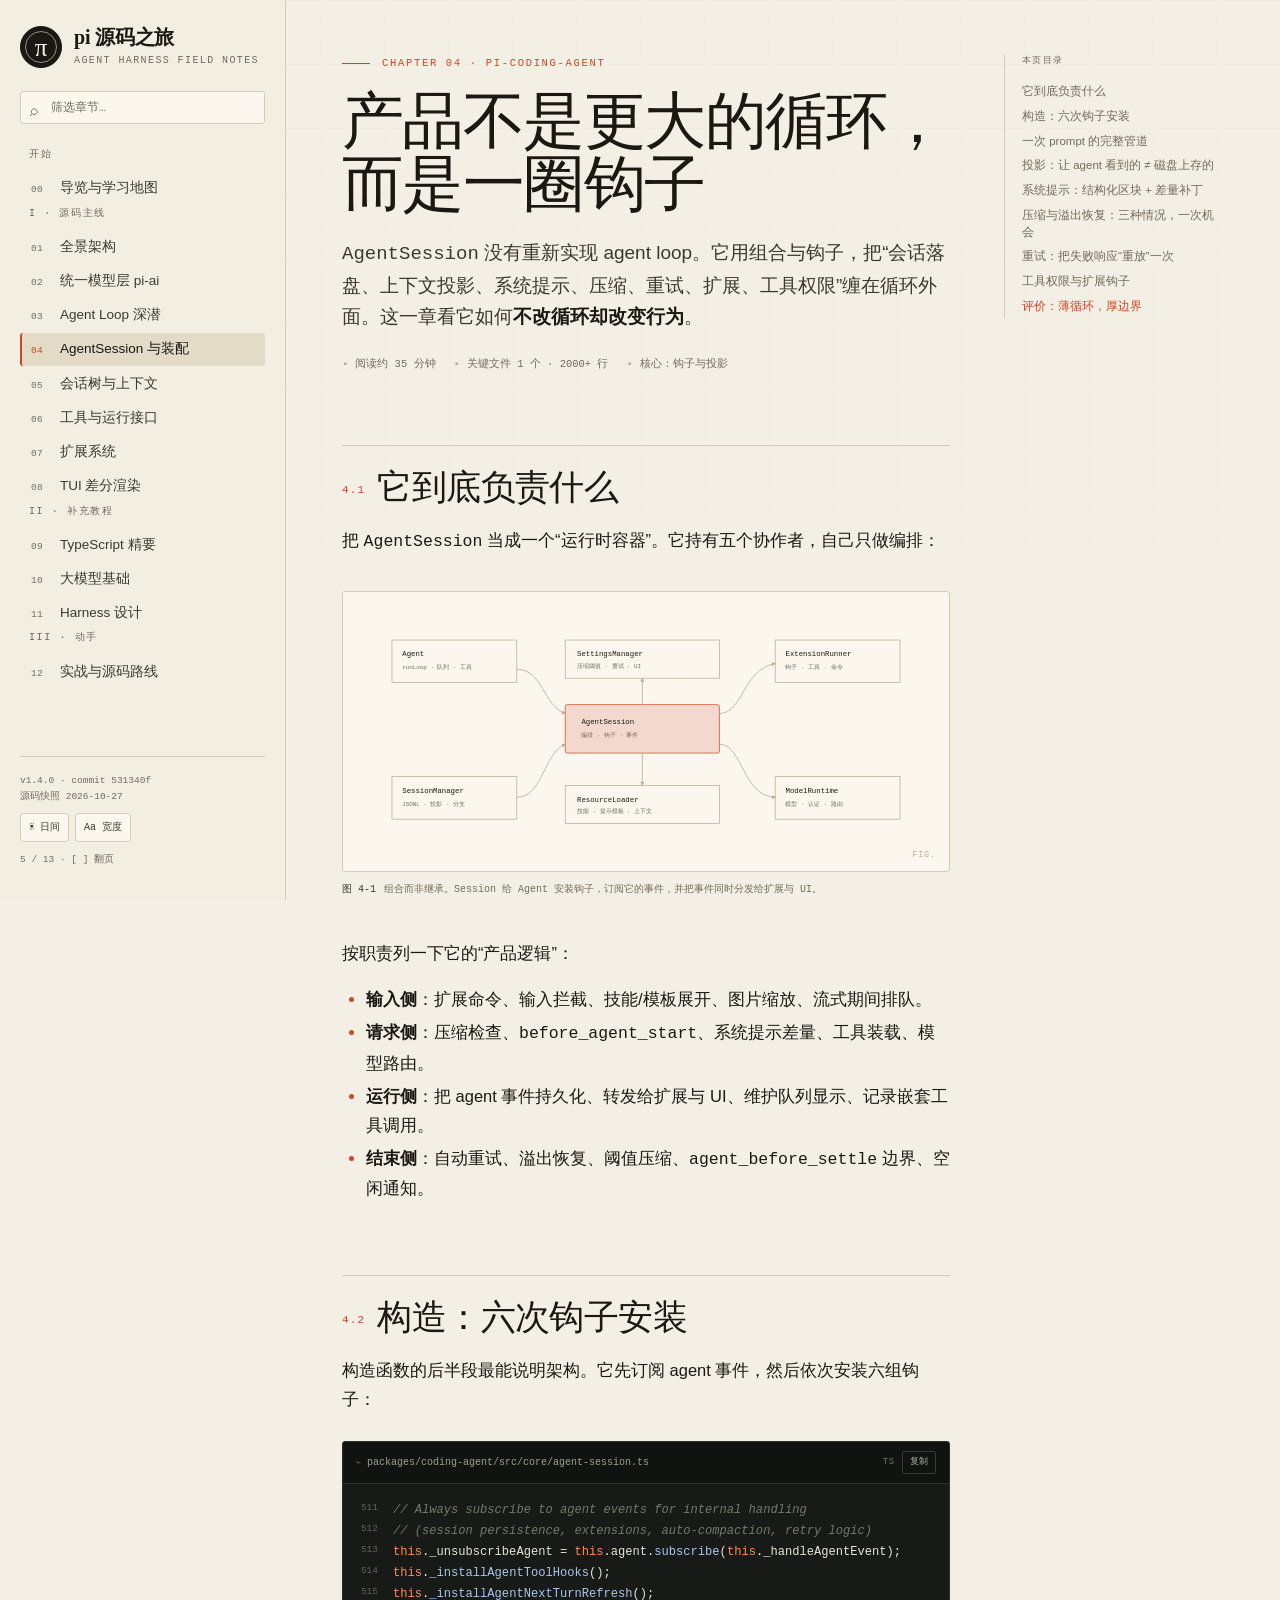
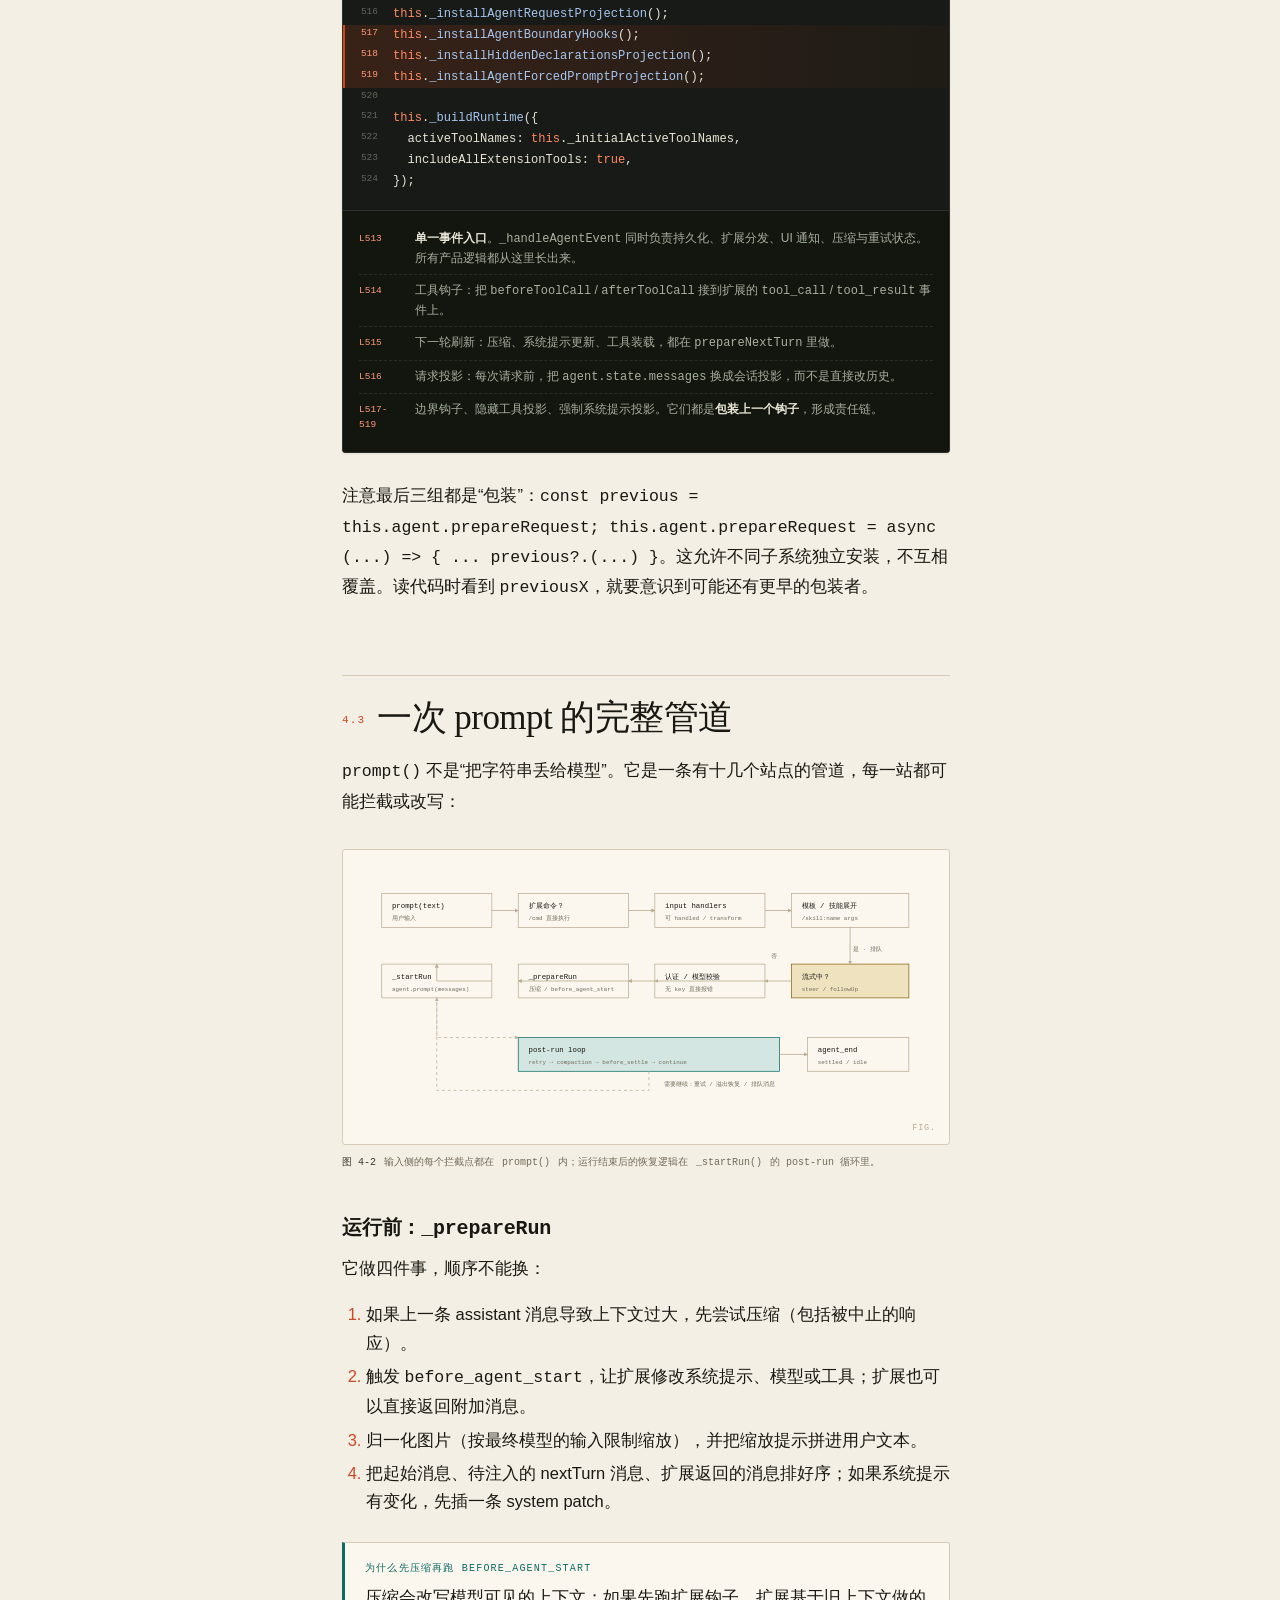
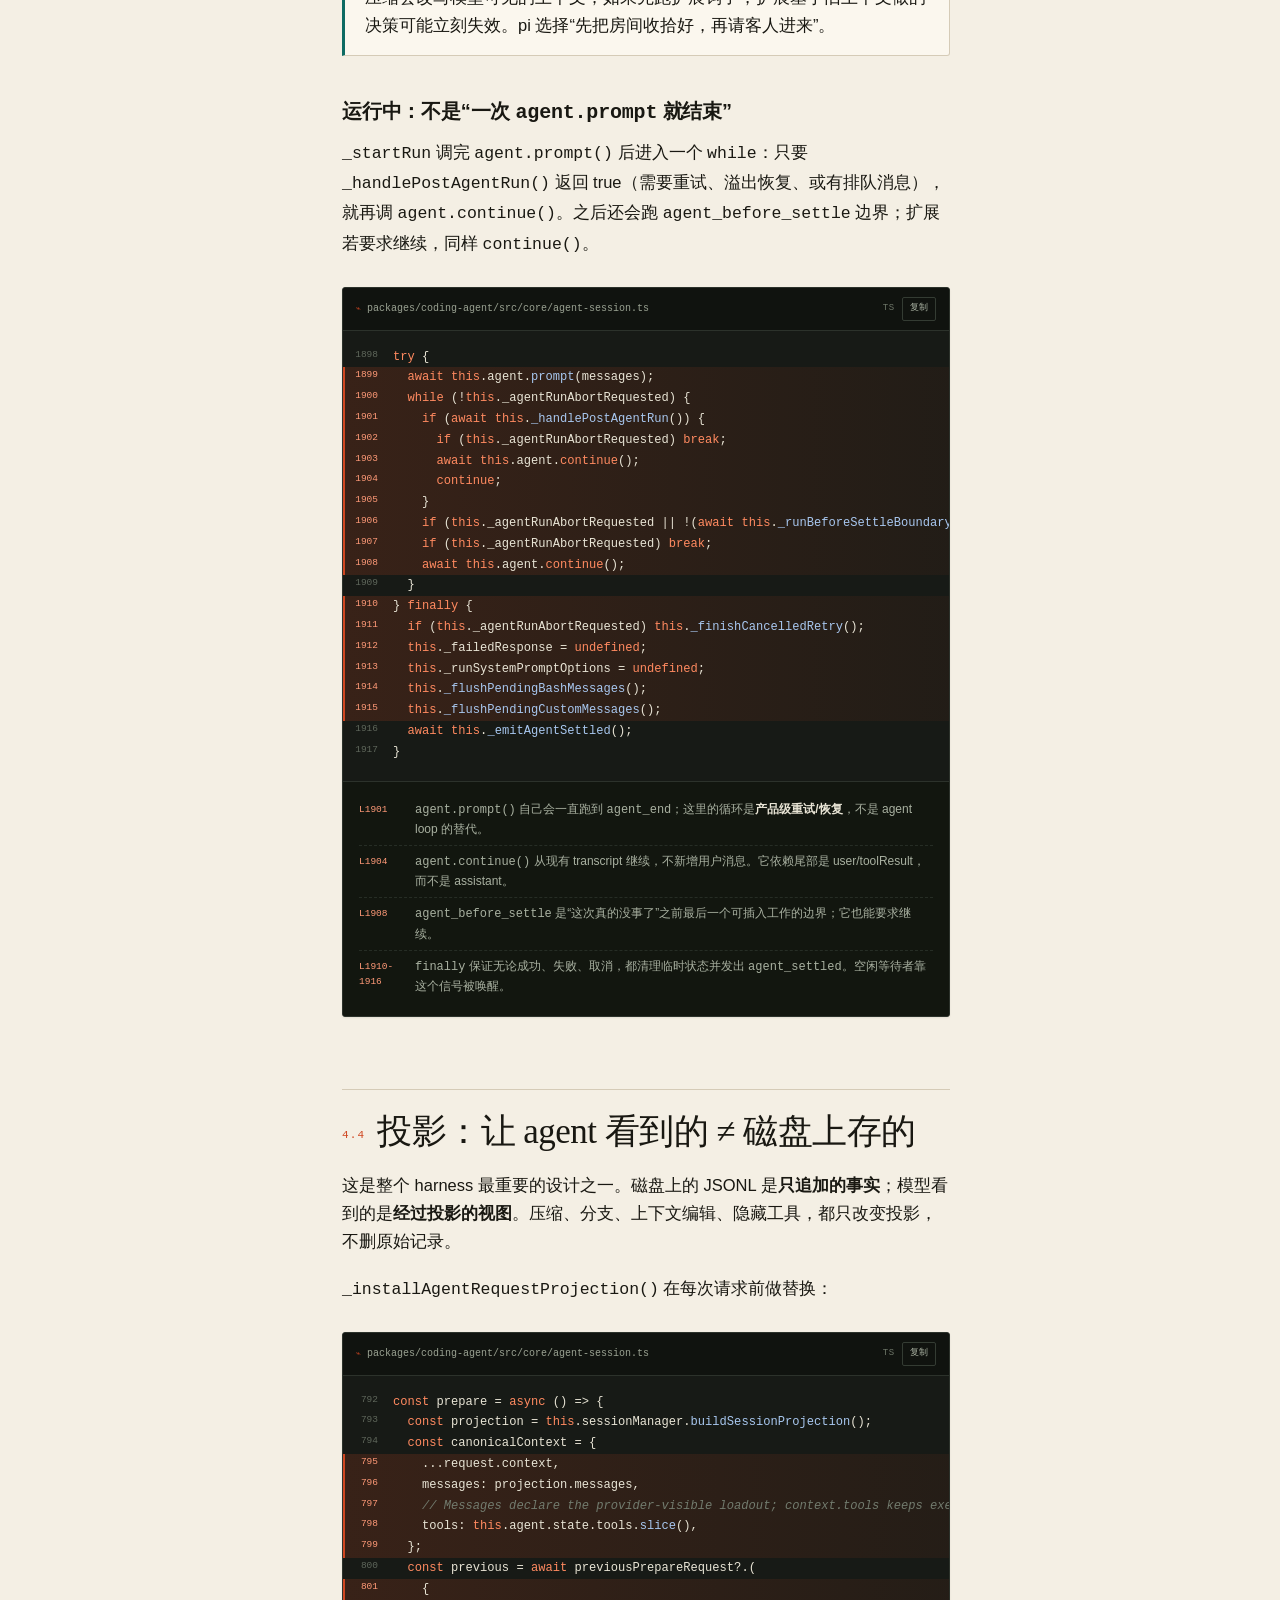
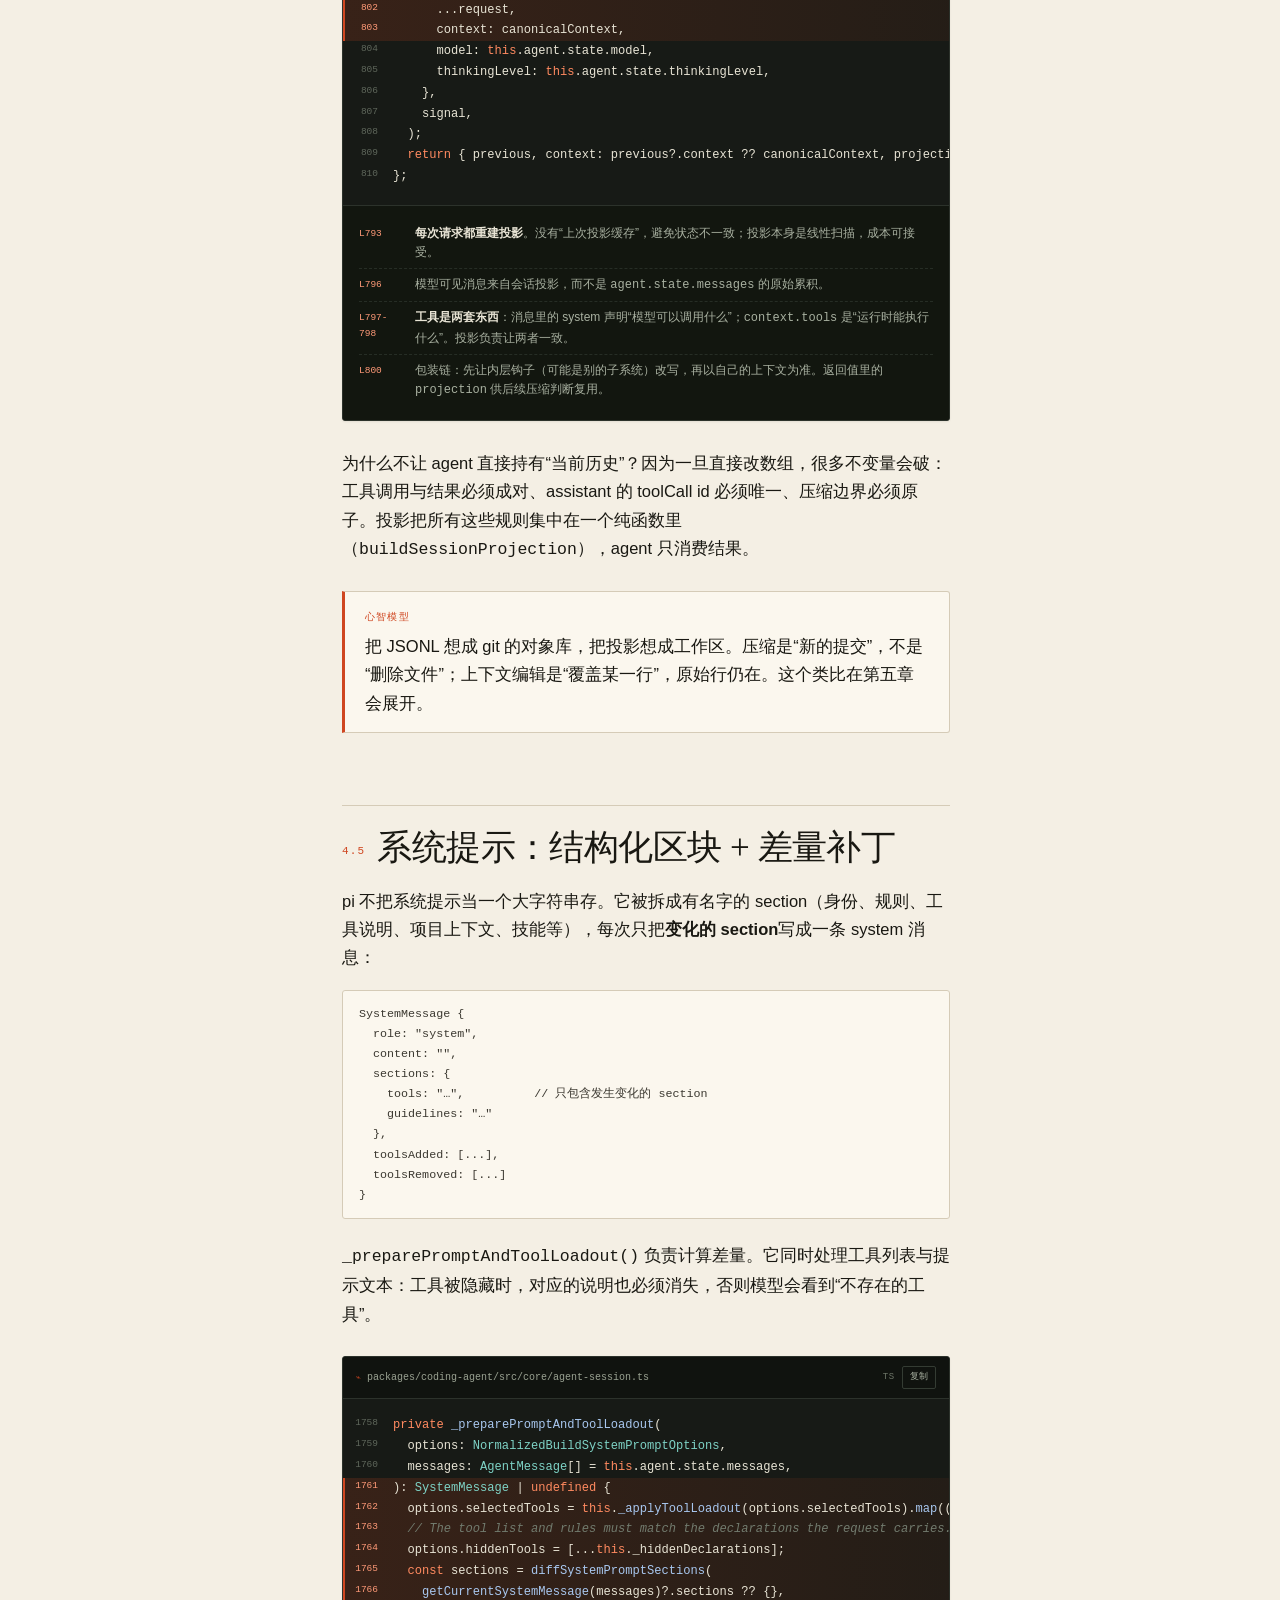
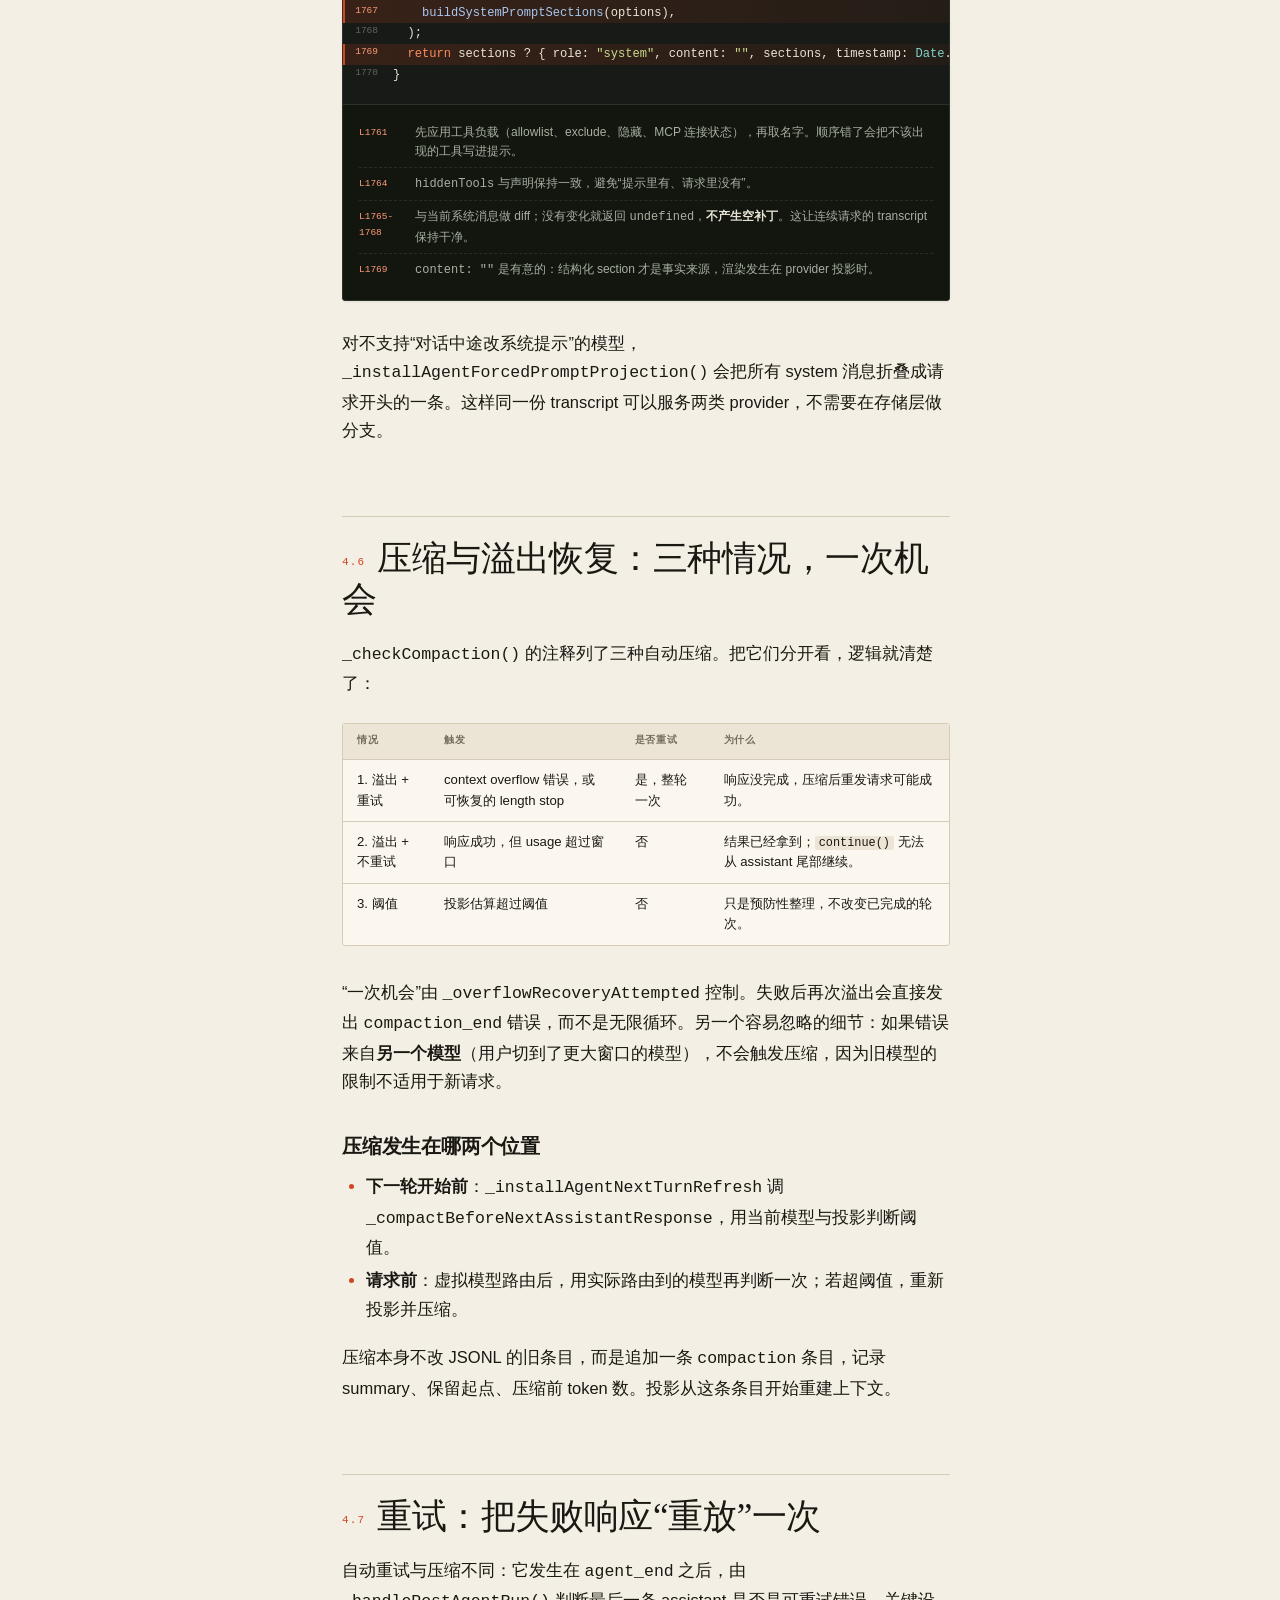
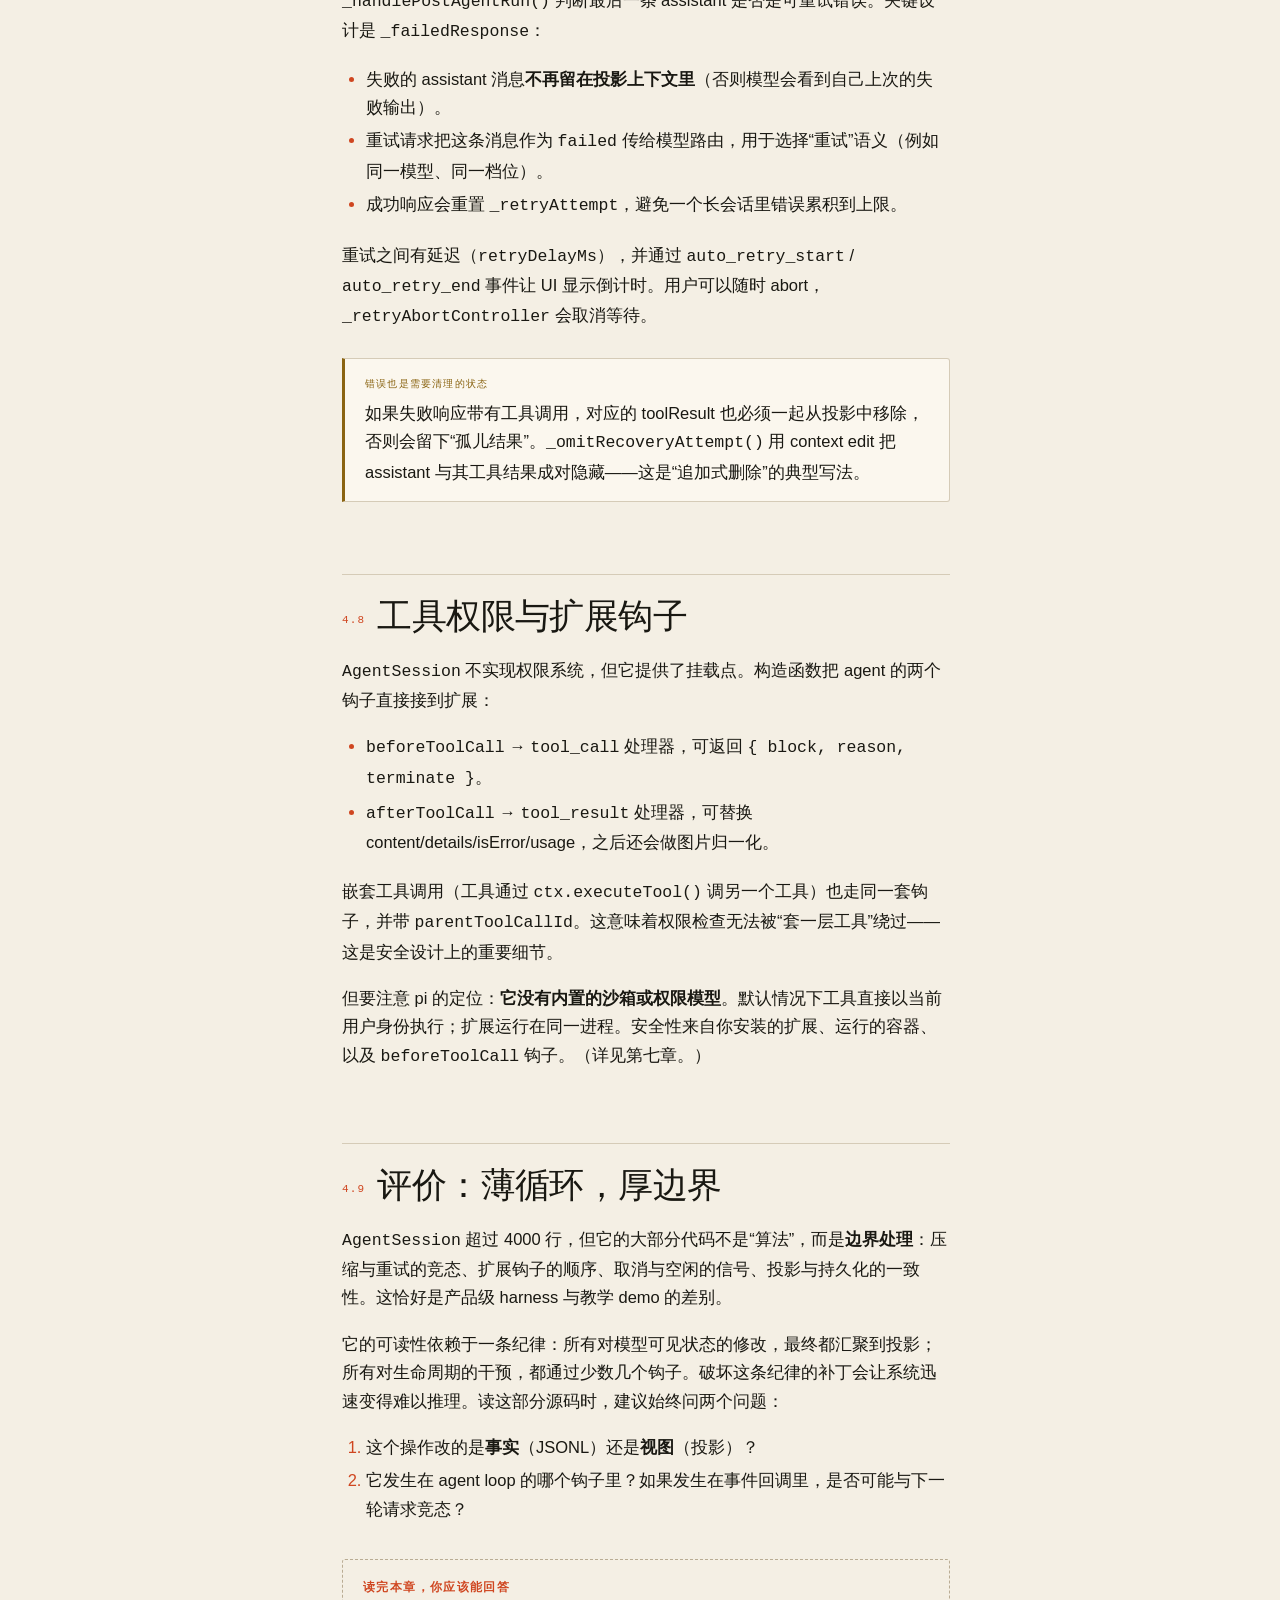
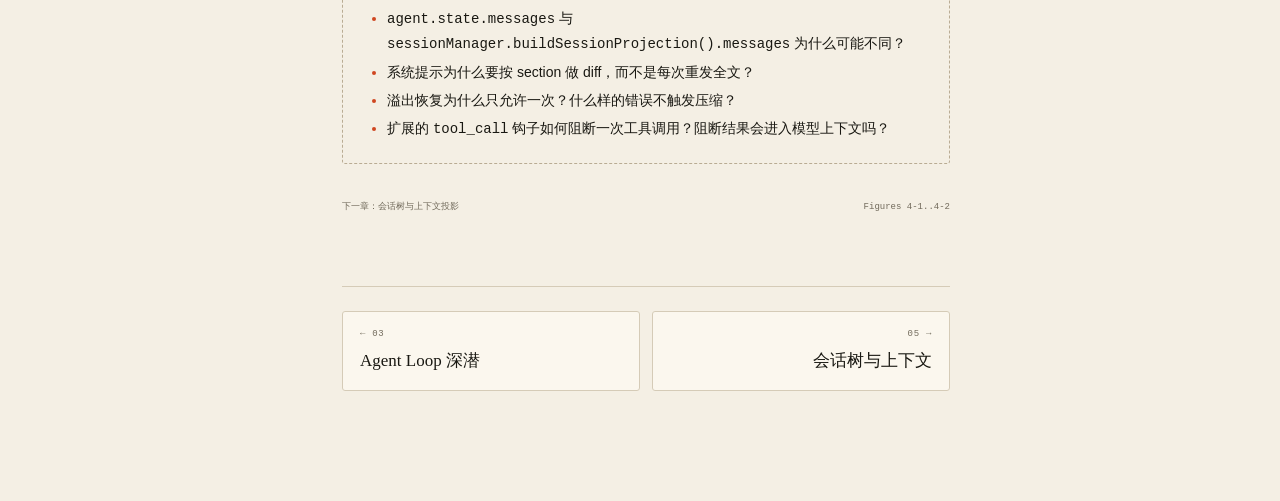
<file: 04-agent-session.html>
<!doctype html>
<html lang="zh-CN" data-theme="light">
<head>
<meta charset="utf-8">
<meta name="viewport" content="width=device-width, initial-scale=1">
<title>04 · AgentSession 与产品装配 — pi 源码之旅</title>
<meta name="description" content="AgentSession 如何把 agent loop、会话存储、系统提示、扩展、压缩与重试装配成一个产品级 harness。">
<link rel="stylesheet" href="assets/css/site.css">
</head>
<body>

<div class="shell">
  <aside class="sidebar">
    <a class="brand" href="index.html">
      <span class="brand-mark">π</span>
      <span class="brand-text"><strong>pi 源码之旅</strong><span>agent harness field notes</span></span>
    </a>
    <div class="side-search"><input id="nav-search" type="search" placeholder="筛选章节…" aria-label="筛选章节"></div>
    <nav id="sidebar-nav" aria-label="章节导航"></nav>
    <div class="side-foot">
      <div>v1.4.0 · commit 531340f</div>
      <div>源码快照 2026-10-27</div>
      <div class="side-actions">
        <button class="icon-btn" data-theme-toggle type="button">☀ 日间</button>
        <button class="icon-btn" data-font-toggle type="button">Aa 宽度</button>
      </div>
      <div id="kbd-hint" style="margin-top:10px"></div>
    </div>
  </aside>

  <main class="main">
    <div class="read-progress" id="read-progress"><span></span></div>
    <div class="mobile-bar">
      <button class="icon-btn" data-nav-toggle type="button" aria-label="打开目录">☰ 目录</button>
      <span class="mb-title" id="mobile-title">AgentSession 与装配</span>
      <button class="icon-btn" data-theme-toggle type="button">☀</button>
    </div>

    <div class="page">
      <div class="page-inner">
        <article>
          <header class="chapter-head">
            <div class="chapter-mark">Chapter 04 · pi-coding-agent</div>
            <h1>产品不是更大的循环，<br>而是一圈钩子</h1>
            <p class="lead"><code>AgentSession</code> 没有重新实现 agent loop。它用组合与钩子，把“会话落盘、上下文投影、系统提示、压缩、重试、扩展、工具权限”缠在循环外面。这一章看它如何<strong>不改循环却改变行为</strong>。</p>
            <div class="meta-row">
              <span>阅读约 35 分钟</span>
              <span>关键文件 1 个 · 2000+ 行</span>
              <span>核心：钩子与投影</span>
            </div>
          </header>

          <h2 id="role"><span class="h2-num">4.1</span>它到底负责什么</h2>
          <p>把 <code>AgentSession</code> 当成一个“运行时容器”。它持有五个协作者，自己只做编排：</p>

          <div class="figure reveal">
            <div class="figure-frame">
              <svg viewBox="0 0 760 310" role="img" aria-label="AgentSession 的协作对象">
                <rect class="dg-box-accent" x="270" y="118" width="210" height="66" rx="3"></rect>
                <text class="dg-label" x="292" y="144">AgentSession</text>
                <text class="dg-sub" x="292" y="162">编排 · 钩子 · 事件</text>

                <rect class="dg-box" x="34" y="30" width="170" height="58"></rect>
                <text class="dg-label" x="48" y="52">Agent</text>
                <text class="dg-sub" x="48" y="70">runLoop · 队列 · 工具</text>

                <rect class="dg-box" x="34" y="216" width="170" height="58"></rect>
                <text class="dg-label" x="48" y="238">SessionManager</text>
                <text class="dg-sub" x="48" y="256">JSONL · 投影 · 分支</text>

                <rect class="dg-box" x="556" y="30" width="170" height="58"></rect>
                <text class="dg-label" x="570" y="52">ExtensionRunner</text>
                <text class="dg-sub" x="570" y="70">钩子 · 工具 · 命令</text>

                <rect class="dg-box" x="556" y="216" width="170" height="58"></rect>
                <text class="dg-label" x="570" y="238">ModelRuntime</text>
                <text class="dg-sub" x="570" y="256">模型 · 认证 · 路由</text>

                <rect class="dg-box" x="270" y="30" width="210" height="52"></rect>
                <text class="dg-label" x="286" y="52">SettingsManager</text>
                <text class="dg-sub" x="286" y="68">压缩阈值 · 重试 · UI</text>

                <rect class="dg-box" x="270" y="228" width="210" height="52"></rect>
                <text class="dg-label" x="286" y="250">ResourceLoader</text>
                <text class="dg-sub" x="286" y="266">技能 · 提示模板 · 上下文</text>

                <path class="dg-line" d="M204 70 C 240 70 240 120 270 130" marker-end="url(#a4)"></path>
                <path class="dg-line" d="M204 244 C 240 244 240 184 270 172" marker-end="url(#a4)"></path>
                <path class="dg-line" d="M480 130 C 512 130 512 70 556 62" marker-end="url(#a4)"></path>
                <path class="dg-line" d="M480 172 C 512 172 512 244 556 244" marker-end="url(#a4)"></path>
                <path class="dg-line" d="M375 118 V82" marker-end="url(#a4)"></path>
                <path class="dg-line" d="M375 184 V228" marker-end="url(#a4)"></path>
                <defs>
                  <marker id="a4" viewBox="0 0 8 8" refX="7" refY="4" markerWidth="5" markerHeight="5" orient="auto">
                    <path d="M0,0 L8,4 L0,8 z" fill="var(--rule-strong)"></path>
                  </marker>
                </defs>
              </svg>
            </div>
            <figcaption class="figcap"><b>图 4-1</b> 组合而非继承。Session 给 Agent 安装钩子，订阅它的事件，并把事件同时分发给扩展与 UI。</figcaption>
          </div>

          <p>按职责列一下它的“产品逻辑”：</p>
          <ul>
            <li><strong>输入侧</strong>：扩展命令、输入拦截、技能/模板展开、图片缩放、流式期间排队。</li>
            <li><strong>请求侧</strong>：压缩检查、<code>before_agent_start</code>、系统提示差量、工具装载、模型路由。</li>
            <li><strong>运行侧</strong>：把 agent 事件持久化、转发给扩展与 UI、维护队列显示、记录嵌套工具调用。</li>
            <li><strong>结束侧</strong>：自动重试、溢出恢复、阈值压缩、<code>agent_before_settle</code> 边界、空闲通知。</li>
          </ul>

          <h2 id="wiring"><span class="h2-num">4.2</span>构造：六次钩子安装</h2>
          <p>构造函数的后半段最能说明架构。它先订阅 agent 事件，然后依次安装六组钩子：</p>

          <div class="code-panel" data-file="packages/coding-agent/src/core/agent-session.ts" data-lang="ts" data-start="511" data-highlight="7-9">
            <div class="code-head">
              <span class="path">packages/coding-agent/src/core/agent-session.ts</span>
              <span class="right"><span class="lang">ts</span><button class="copy-btn" type="button">复制</button></span>
            </div>
            <script type="text/plain" class="src">
		// Always subscribe to agent events for internal handling
		// (session persistence, extensions, auto-compaction, retry logic)
		this._unsubscribeAgent = this.agent.subscribe(this._handleAgentEvent);
		this._installAgentToolHooks();
		this._installAgentNextTurnRefresh();
		this._installAgentRequestProjection();
		this._installAgentBoundaryHooks();
		this._installHiddenDeclarationsProjection();
		this._installAgentForcedPromptProjection();

		this._buildRuntime({
			activeToolNames: this._initialActiveToolNames,
			includeAllExtensionTools: true,
		});
            </script>
            <ul class="code-notes">
              <li><b>L513</b><span><strong>单一事件入口</strong>。<code>_handleAgentEvent</code> 同时负责持久化、扩展分发、UI 通知、压缩与重试状态。所有产品逻辑都从这里长出来。</span></li>
              <li><b>L514</b><span>工具钩子：把 <code>beforeToolCall</code> / <code>afterToolCall</code> 接到扩展的 <code>tool_call</code> / <code>tool_result</code> 事件上。</span></li>
              <li><b>L515</b><span>下一轮刷新：压缩、系统提示更新、工具装载，都在 <code>prepareNextTurn</code> 里做。</span></li>
              <li><b>L516</b><span>请求投影：每次请求前，把 <code>agent.state.messages</code> 换成会话投影，而不是直接改历史。</span></li>
              <li><b>L517-519</b><span>边界钩子、隐藏工具投影、强制系统提示投影。它们都是<strong>包装上一个钩子</strong>，形成责任链。</span></li>
            </ul>
          </div>

          <p>注意最后三组都是“包装”：<code>const previous = this.agent.prepareRequest; this.agent.prepareRequest = async (...) =&gt; { ... previous?.(...) }</code>。这允许不同子系统独立安装，不互相覆盖。读代码时看到 <code>previousX</code>，就要意识到可能还有更早的包装者。</p>

          <h2 id="prompt"><span class="h2-num">4.3</span>一次 prompt 的完整管道</h2>
          <p><code>prompt()</code> 不是“把字符串丢给模型”。它是一条有十几个站点的管道，每一站都可能拦截或改写：</p>

          <figure class="figure reveal">
            <div class="figure-frame">
              <svg viewBox="0 0 760 330" role="img" aria-label="prompt 管道">
                <defs>
                  <marker id="a4b" viewBox="0 0 8 8" refX="7" refY="4" markerWidth="5" markerHeight="5" orient="auto">
                    <path d="M0,0 L8,4 L0,8 z" fill="var(--rule-strong)"></path>
                  </marker>
                </defs>
                <rect class="dg-box" x="20" y="24" width="150" height="46"></rect>
                <text class="dg-label" x="34" y="44">prompt(text)</text>
                <text class="dg-sub" x="34" y="60">用户输入</text>

                <rect class="dg-box" x="206" y="24" width="150" height="46"></rect>
                <text class="dg-label" x="220" y="44">扩展命令？</text>
                <text class="dg-sub" x="220" y="60">/cmd 直接执行</text>

                <rect class="dg-box" x="392" y="24" width="150" height="46"></rect>
                <text class="dg-label" x="406" y="44">input handlers</text>
                <text class="dg-sub" x="406" y="60">可 handled / transform</text>

                <rect class="dg-box" x="578" y="24" width="160" height="46"></rect>
                <text class="dg-label" x="592" y="44">模板 / 技能展开</text>
                <text class="dg-sub" x="592" y="60">/skill:name args</text>

                <rect class="dg-box-ochre" x="578" y="120" width="160" height="46"></rect>
                <text class="dg-label" x="592" y="140">流式中？</text>
                <text class="dg-sub" x="592" y="156">steer / followUp</text>

                <rect class="dg-box" x="392" y="120" width="150" height="46"></rect>
                <text class="dg-label" x="406" y="140">认证 / 模型校验</text>
                <text class="dg-sub" x="406" y="156">无 key 直接报错</text>

                <rect class="dg-box" x="206" y="120" width="150" height="46"></rect>
                <text class="dg-label" x="220" y="140">_prepareRun</text>
                <text class="dg-sub" x="220" y="156">压缩 / before_agent_start</text>

                <rect class="dg-box" x="20" y="120" width="150" height="46"></rect>
                <text class="dg-label" x="34" y="140">_startRun</text>
                <text class="dg-sub" x="34" y="156">agent.prompt(messages)</text>

                <rect class="dg-box-teal" x="206" y="220" width="356" height="46"></rect>
                <text class="dg-label" x="220" y="240">post-run loop</text>
                <text class="dg-sub" x="220" y="256">retry → compaction → before_settle → continue</text>

                <rect class="dg-box" x="600" y="220" width="138" height="46"></rect>
                <text class="dg-label" x="614" y="240">agent_end</text>
                <text class="dg-sub" x="614" y="256">settled / idle</text>

                <path class="dg-line" d="M170 47 H206" marker-end="url(#a4b)"></path>
                <path class="dg-line" d="M356 47 H392" marker-end="url(#a4b)"></path>
                <path class="dg-line" d="M542 47 H578" marker-end="url(#a4b)"></path>
                <path class="dg-line" d="M658 70 V120" marker-end="url(#a4b)"></path>
                <path class="dg-line" d="M578 143 H542" marker-end="url(#a4b)"></path>
                <text class="dg-sub" x="662" y="102">是 · 排队</text>
                <path class="dg-line" d="M542 143 H392" marker-end="url(#a4b)"></path>
                <path class="dg-line" d="M392 143 H356" marker-end="url(#a4b)"></path>
                <path class="dg-line" d="M356 143 H206" marker-end="url(#a4b)"></path>
                <path class="dg-line" d="M170 143 H95 V120" marker-end="url(#a4b)"></path>
                <text class="dg-sub" x="550" y="112">否</text>
                <path class="dg-line-dash" d="M95 166 V220 H206" marker-end="url(#a4b)"></path>
                <path class="dg-line" d="M562 243 H600" marker-end="url(#a4b)"></path>
                <path class="dg-line-dash" d="M384 266 V292 H95 V166" marker-end="url(#a4b)"></path>
                <text class="dg-sub" x="404" y="286">需要继续：重试 / 溢出恢复 / 排队消息</text>
              </svg>
            </div>
            <figcaption class="figcap"><b>图 4-2</b> 输入侧的每个拦截点都在 <code>prompt()</code> 内；运行结束后的恢复逻辑在 <code>_startRun()</code> 的 post-run 循环里。</figcaption>
          </figure>

          <h3>运行前：<code>_prepareRun</code></h3>
          <p>它做四件事，顺序不能换：</p>
          <ol>
            <li>如果上一条 assistant 消息导致上下文过大，先尝试压缩（包括被中止的响应）。</li>
            <li>触发 <code>before_agent_start</code>，让扩展修改系统提示、模型或工具；扩展也可以直接返回附加消息。</li>
            <li>归一化图片（按最终模型的输入限制缩放），并把缩放提示拼进用户文本。</li>
            <li>把起始消息、待注入的 nextTurn 消息、扩展返回的消息排好序；如果系统提示有变化，先插一条 system patch。</li>
          </ol>

          <div class="callout note">
            <div class="callout-title">为什么先压缩再跑 before_agent_start</div>
            <p>压缩会改写模型可见的上下文；如果先跑扩展钩子，扩展基于旧上下文做的决策可能立刻失效。pi 选择“先把房间收拾好，再请客人进来”。</p>
          </div>

          <h3>运行中：不是“一次 <code>agent.prompt</code> 就结束”</h3>
          <p><code>_startRun</code> 调完 <code>agent.prompt()</code> 后进入一个 <code>while</code>：只要 <code>_handlePostAgentRun()</code> 返回 true（需要重试、溢出恢复、或有排队消息），就再调 <code>agent.continue()</code>。之后还会跑 <code>agent_before_settle</code> 边界；扩展若要求继续，同样 <code>continue()</code>。</p>

          <div class="code-panel" data-file="packages/coding-agent/src/core/agent-session.ts" data-lang="ts" data-start="1898" data-highlight="2-11,13-18">
            <div class="code-head">
              <span class="path">packages/coding-agent/src/core/agent-session.ts</span>
              <span class="right"><span class="lang">ts</span><button class="copy-btn" type="button">复制</button></span>
            </div>
            <script type="text/plain" class="src">
		try {
			await this.agent.prompt(messages);
			while (!this._agentRunAbortRequested) {
				if (await this._handlePostAgentRun()) {
					if (this._agentRunAbortRequested) break;
					await this.agent.continue();
					continue;
				}
				if (this._agentRunAbortRequested || !(await this._runBeforeSettleBoundary())) break;
				if (this._agentRunAbortRequested) break;
				await this.agent.continue();
			}
		} finally {
			if (this._agentRunAbortRequested) this._finishCancelledRetry();
			this._failedResponse = undefined;
			this._runSystemPromptOptions = undefined;
			this._flushPendingBashMessages();
			this._flushPendingCustomMessages();
			await this._emitAgentSettled();
		}
            </script>
            <ul class="code-notes">
              <li><b>L1901</b><span><code>agent.prompt()</code> 自己会一直跑到 <code>agent_end</code>；这里的循环是<strong>产品级重试/恢复</strong>，不是 agent loop 的替代。</span></li>
              <li><b>L1904</b><span><code>agent.continue()</code> 从现有 transcript 继续，不新增用户消息。它依赖尾部是 user/toolResult，而不是 assistant。</span></li>
              <li><b>L1908</b><span><code>agent_before_settle</code> 是“这次真的没事了”之前最后一个可插入工作的边界；它也能要求继续。</span></li>
              <li><b>L1910-1916</b><span><code>finally</code> 保证无论成功、失败、取消，都清理临时状态并发出 <code>agent_settled</code>。空闲等待者靠这个信号被唤醒。</span></li>
            </ul>
          </div>

          <h2 id="projection"><span class="h2-num">4.4</span>投影：让 agent 看到的 ≠ 磁盘上存的</h2>
          <p>这是整个 harness 最重要的设计之一。磁盘上的 JSONL 是<strong>只追加的事实</strong>；模型看到的是<strong>经过投影的视图</strong>。压缩、分支、上下文编辑、隐藏工具，都只改变投影，不删原始记录。</p>

          <p><code>_installAgentRequestProjection()</code> 在每次请求前做替换：</p>

          <div class="code-panel" data-file="packages/coding-agent/src/core/agent-session.ts" data-lang="ts" data-start="792" data-highlight="4-8,10-12">
            <div class="code-head">
              <span class="path">packages/coding-agent/src/core/agent-session.ts</span>
              <span class="right"><span class="lang">ts</span><button class="copy-btn" type="button">复制</button></span>
            </div>
            <script type="text/plain" class="src">
			const prepare = async () => {
				const projection = this.sessionManager.buildSessionProjection();
				const canonicalContext = {
					...request.context,
					messages: projection.messages,
					// Messages declare the provider-visible loadout; context.tools keeps executable implementations.
					tools: this.agent.state.tools.slice(),
				};
				const previous = await previousPrepareRequest?.(
					{
						...request,
						context: canonicalContext,
						model: this.agent.state.model,
						thinkingLevel: this.agent.state.thinkingLevel,
					},
					signal,
				);
				return { previous, context: previous?.context ?? canonicalContext, projection };
			};
            </script>
            <ul class="code-notes">
              <li><b>L793</b><span><strong>每次请求都重建投影</strong>。没有“上次投影缓存”，避免状态不一致；投影本身是线性扫描，成本可接受。</span></li>
              <li><b>L796</b><span>模型可见消息来自会话投影，而不是 <code>agent.state.messages</code> 的原始累积。</span></li>
              <li><b>L797-798</b><span><strong>工具是两套东西</strong>：消息里的 system 声明“模型可以调用什么”；<code>context.tools</code> 是“运行时能执行什么”。投影负责让两者一致。</span></li>
              <li><b>L800</b><span>包装链：先让内层钩子（可能是别的子系统）改写，再以自己的上下文为准。返回值里的 <code>projection</code> 供后续压缩判断复用。</span></li>
            </ul>
          </div>

          <p>为什么不让 agent 直接持有“当前历史”？因为一旦直接改数组，很多不变量会破：工具调用与结果必须成对、assistant 的 toolCall id 必须唯一、压缩边界必须原子。投影把所有这些规则集中在一个纯函数里（<code>buildSessionProjection</code>），agent 只消费结果。</p>

          <div class="callout tip">
            <div class="callout-title">心智模型</div>
            <p>把 JSONL 想成 git 的对象库，把投影想成工作区。压缩是“新的提交”，不是“删除文件”；上下文编辑是“覆盖某一行”，原始行仍在。这个类比在第五章会展开。</p>
          </div>

          <h2 id="prompt-build"><span class="h2-num">4.5</span>系统提示：结构化区块 + 差量补丁</h2>
          <p>pi 不把系统提示当一个大字符串存。它被拆成有名字的 section（身份、规则、工具说明、项目上下文、技能等），每次只把<strong>变化的 section</strong>写成一条 system 消息：</p>

          <pre class="plain-tree">SystemMessage {
  role: "system",
  content: "",
  sections: {
    tools: "…",          // 只包含发生变化的 section
    guidelines: "…"
  },
  toolsAdded: [...],
  toolsRemoved: [...]
}</pre>

          <p><code>_preparePromptAndToolLoadout()</code> 负责计算差量。它同时处理工具列表与提示文本：工具被隐藏时，对应的说明也必须消失，否则模型会看到“不存在的工具”。</p>

          <div class="code-panel" data-file="packages/coding-agent/src/core/agent-session.ts" data-lang="ts" data-start="1758" data-highlight="4-10,12">
            <div class="code-head">
              <span class="path">packages/coding-agent/src/core/agent-session.ts</span>
              <span class="right"><span class="lang">ts</span><button class="copy-btn" type="button">复制</button></span>
            </div>
            <script type="text/plain" class="src">
	private _preparePromptAndToolLoadout(
		options: NormalizedBuildSystemPromptOptions,
		messages: AgentMessage[] = this.agent.state.messages,
	): SystemMessage | undefined {
		options.selectedTools = this._applyToolLoadout(options.selectedTools).map((tool) => tool.name);
		// The tool list and rules must match the declarations the request carries.
		options.hiddenTools = [...this._hiddenDeclarations];
		const sections = diffSystemPromptSections(
			getCurrentSystemMessage(messages)?.sections ?? {},
			buildSystemPromptSections(options),
		);
		return sections ? { role: "system", content: "", sections, timestamp: Date.now() } : undefined;
	}
            </script>
            <ul class="code-notes">
              <li><b>L1761</b><span>先应用工具负载（allowlist、exclude、隐藏、MCP 连接状态），再取名字。顺序错了会把不该出现的工具写进提示。</span></li>
              <li><b>L1764</b><span><code>hiddenTools</code> 与声明保持一致，避免“提示里有、请求里没有”。</span></li>
              <li><b>L1765-1768</b><span>与当前系统消息做 diff；没有变化就返回 <code>undefined</code>，<strong>不产生空补丁</strong>。这让连续请求的 transcript 保持干净。</span></li>
              <li><b>L1769</b><span><code>content: ""</code> 是有意的：结构化 section 才是事实来源，渲染发生在 provider 投影时。</span></li>
            </ul>
          </div>

          <p>对不支持“对话中途改系统提示”的模型，<code>_installAgentForcedPromptProjection()</code> 会把所有 system 消息折叠成请求开头的一条。这样同一份 transcript 可以服务两类 provider，不需要在存储层做分支。</p>

          <h2 id="compaction"><span class="h2-num">4.6</span>压缩与溢出恢复：三种情况，一次机会</h2>
          <p><code>_checkCompaction()</code> 的注释列了三种自动压缩。把它们分开看，逻辑就清楚了：</p>

          <div class="table-wrap">
            <table>
              <thead><tr><th>情况</th><th>触发</th><th>是否重试</th><th>为什么</th></tr></thead>
              <tbody>
                <tr><td>1. 溢出 + 重试</td><td>context overflow 错误，或可恢复的 length stop</td><td>是，整轮一次</td><td>响应没完成，压缩后重发请求可能成功。</td></tr>
                <tr><td>2. 溢出 + 不重试</td><td>响应成功，但 usage 超过窗口</td><td>否</td><td>结果已经拿到；<code>continue()</code> 无法从 assistant 尾部继续。</td></tr>
                <tr><td>3. 阈值</td><td>投影估算超过阈值</td><td>否</td><td>只是预防性整理，不改变已完成的轮次。</td></tr>
              </tbody>
            </table>
          </div>

          <p>“一次机会”由 <code>_overflowRecoveryAttempted</code> 控制。失败后再次溢出会直接发出 <code>compaction_end</code> 错误，而不是无限循环。另一个容易忽略的细节：如果错误来自<strong>另一个模型</strong>（用户切到了更大窗口的模型），不会触发压缩，因为旧模型的限制不适用于新请求。</p>

          <h3>压缩发生在哪两个位置</h3>
          <ul>
            <li><strong>下一轮开始前</strong>：<code>_installAgentNextTurnRefresh</code> 调 <code>_compactBeforeNextAssistantResponse</code>，用当前模型与投影判断阈值。</li>
            <li><strong>请求前</strong>：虚拟模型路由后，用实际路由到的模型再判断一次；若超阈值，重新投影并压缩。</li>
          </ul>
          <p>压缩本身不改 JSONL 的旧条目，而是追加一条 <code>compaction</code> 条目，记录 summary、保留起点、压缩前 token 数。投影从这条条目开始重建上下文。</p>

          <h2 id="retry"><span class="h2-num">4.7</span>重试：把失败响应“重放”一次</h2>
          <p>自动重试与压缩不同：它发生在 <code>agent_end</code> 之后，由 <code>_handlePostAgentRun()</code> 判断最后一条 assistant 是否是可重试错误。关键设计是 <code>_failedResponse</code>：</p>
          <ul>
            <li>失败的 assistant 消息<strong>不再留在投影上下文里</strong>（否则模型会看到自己上次的失败输出）。</li>
            <li>重试请求把这条消息作为 <code>failed</code> 传给模型路由，用于选择“重试”语义（例如同一模型、同一档位）。</li>
            <li>成功响应会重置 <code>_retryAttempt</code>，避免一个长会话里错误累积到上限。</li>
          </ul>
          <p>重试之间有延迟（<code>retryDelayMs</code>），并通过 <code>auto_retry_start</code> / <code>auto_retry_end</code> 事件让 UI 显示倒计时。用户可以随时 abort，<code>_retryAbortController</code> 会取消等待。</p>

          <div class="callout warn">
            <div class="callout-title">错误也是需要清理的状态</div>
            <p>如果失败响应带有工具调用，对应的 toolResult 也必须一起从投影中移除，否则会留下“孤儿结果”。<code>_omitRecoveryAttempt()</code> 用 context edit 把 assistant 与其工具结果成对隐藏——这是“追加式删除”的典型写法。</p>
          </div>

          <h2 id="hooks"><span class="h2-num">4.8</span>工具权限与扩展钩子</h2>
          <p><code>AgentSession</code> 不实现权限系统，但它提供了挂载点。构造函数把 agent 的两个钩子直接接到扩展：</p>
          <ul>
            <li><code>beforeToolCall</code> → <code>tool_call</code> 处理器，可返回 <code>{ block, reason, terminate }</code>。</li>
            <li><code>afterToolCall</code> → <code>tool_result</code> 处理器，可替换 content/details/isError/usage，之后还会做图片归一化。</li>
          </ul>
          <p>嵌套工具调用（工具通过 <code>ctx.executeTool()</code> 调另一个工具）也走同一套钩子，并带 <code>parentToolCallId</code>。这意味着权限检查无法被“套一层工具”绕过——这是安全设计上的重要细节。</p>

          <p>但要注意 pi 的定位：<strong>它没有内置的沙箱或权限模型</strong>。默认情况下工具直接以当前用户身份执行；扩展运行在同一进程。安全性来自你安装的扩展、运行的容器、以及 <code>beforeToolCall</code> 钩子。<span class="text-muted">（详见第七章。）</span></p>

          <h2 id="critique"><span class="h2-num">4.9</span>评价：薄循环，厚边界</h2>
          <p><code>AgentSession</code> 超过 4000 行，但它的大部分代码不是“算法”，而是<strong>边界处理</strong>：压缩与重试的竞态、扩展钩子的顺序、取消与空闲的信号、投影与持久化的一致性。这恰好是产品级 harness 与教学 demo 的差别。</p>
          <p>它的可读性依赖于一条纪律：所有对模型可见状态的修改，最终都汇聚到投影；所有对生命周期的干预，都通过少数几个钩子。破坏这条纪律的补丁会让系统迅速变得难以推理。读这部分源码时，建议始终问两个问题：</p>
          <ol>
            <li>这个操作改的是<strong>事实</strong>（JSONL）还是<strong>视图</strong>（投影）？</li>
            <li>它发生在 agent loop 的哪个钩子里？如果发生在事件回调里，是否可能与下一轮请求竞态？</li>
          </ol>

          <div class="checkpoint">
            <h4>读完本章，你应该能回答</h4>
            <ul>
              <li><code>agent.state.messages</code> 与 <code>sessionManager.buildSessionProjection().messages</code> 为什么可能不同？</li>
              <li>系统提示为什么要按 section 做 diff，而不是每次重发全文？</li>
              <li>溢出恢复为什么只允许一次？什么样的错误不触发压缩？</li>
              <li>扩展的 <code>tool_call</code> 钩子如何阻断一次工具调用？阻断结果会进入模型上下文吗？</li>
            </ul>
          </div>

          <div class="footer-note">
            <span>下一章：会话树与上下文投影</span>
            <span>Figures 4-1..4-2</span>
          </div>
          <nav class="footer-nav" id="footer-nav"></nav>
        </article>
      </div>
      <aside class="toc"><div class="toc-inner" id="toc-nav"></div></aside>
    </div>
  </main>
</div>

<script src="assets/js/site.js"></script>
</body>
</html>
</file>
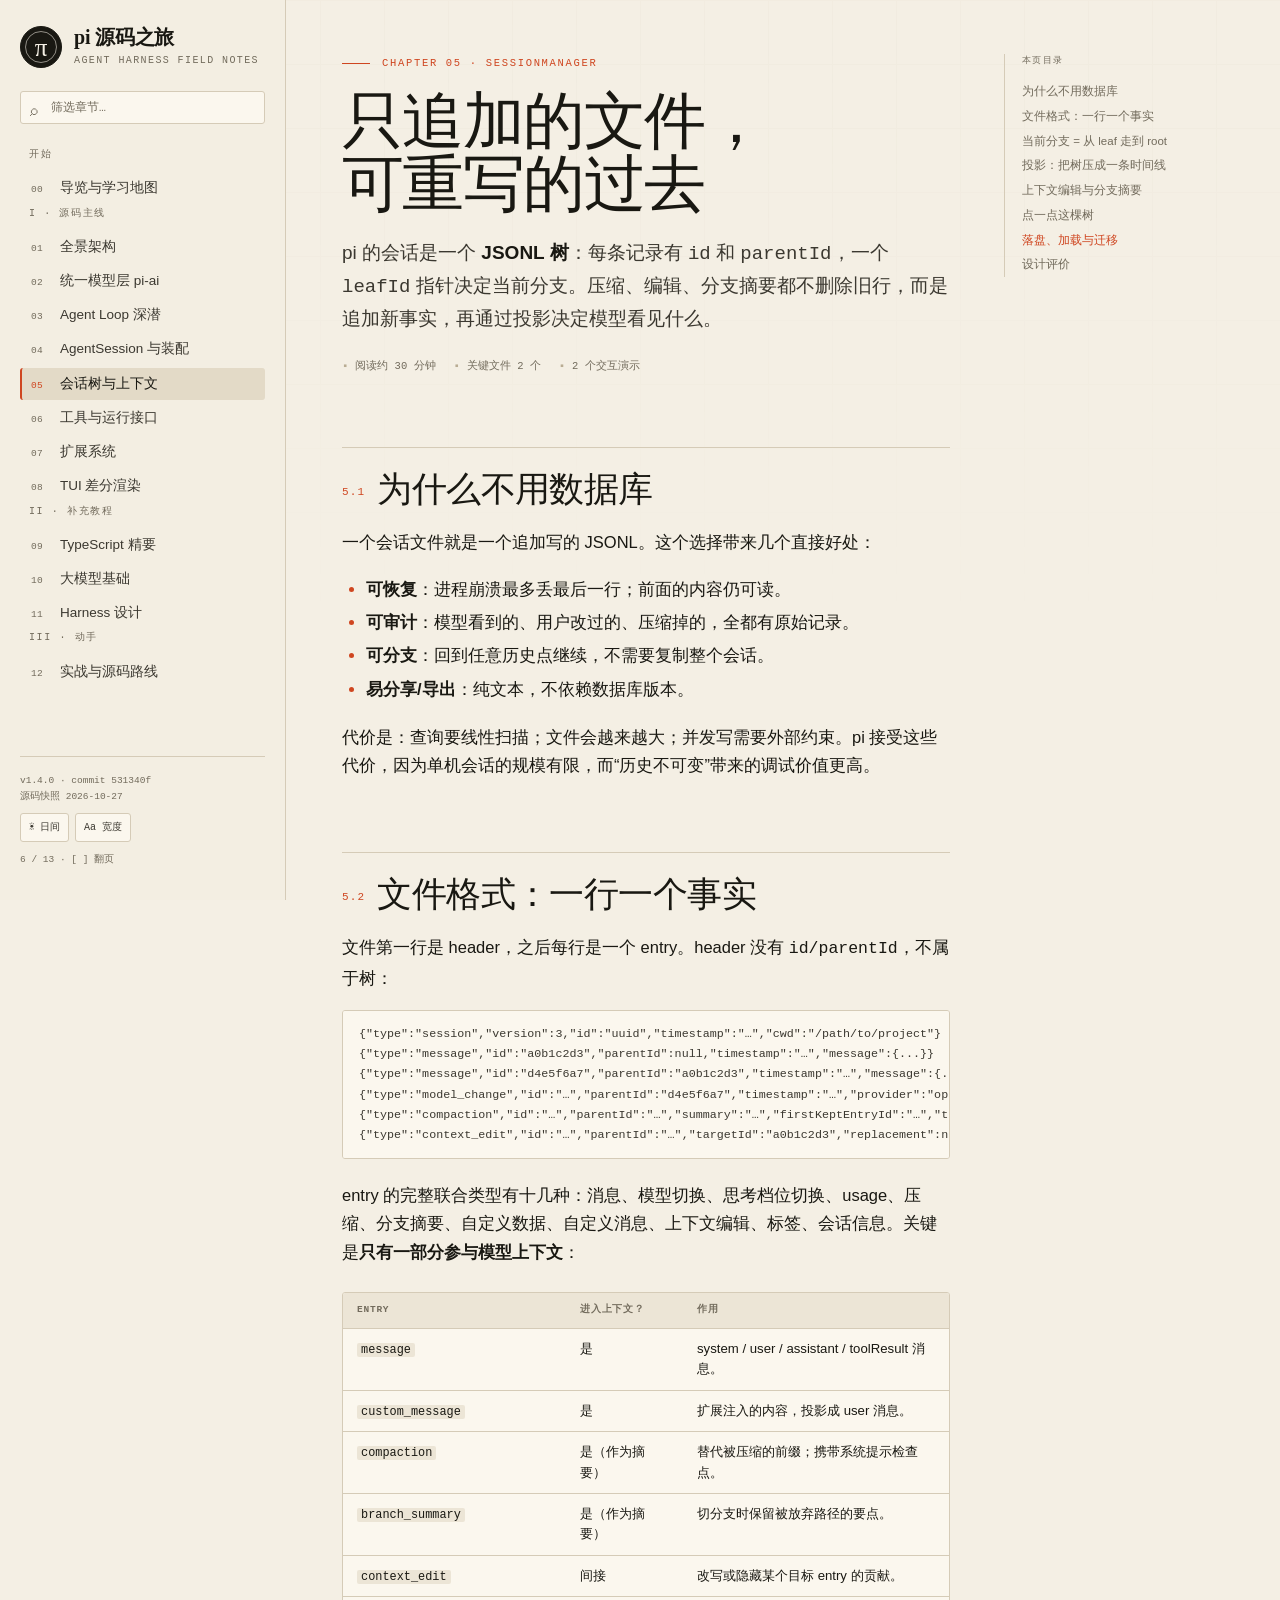
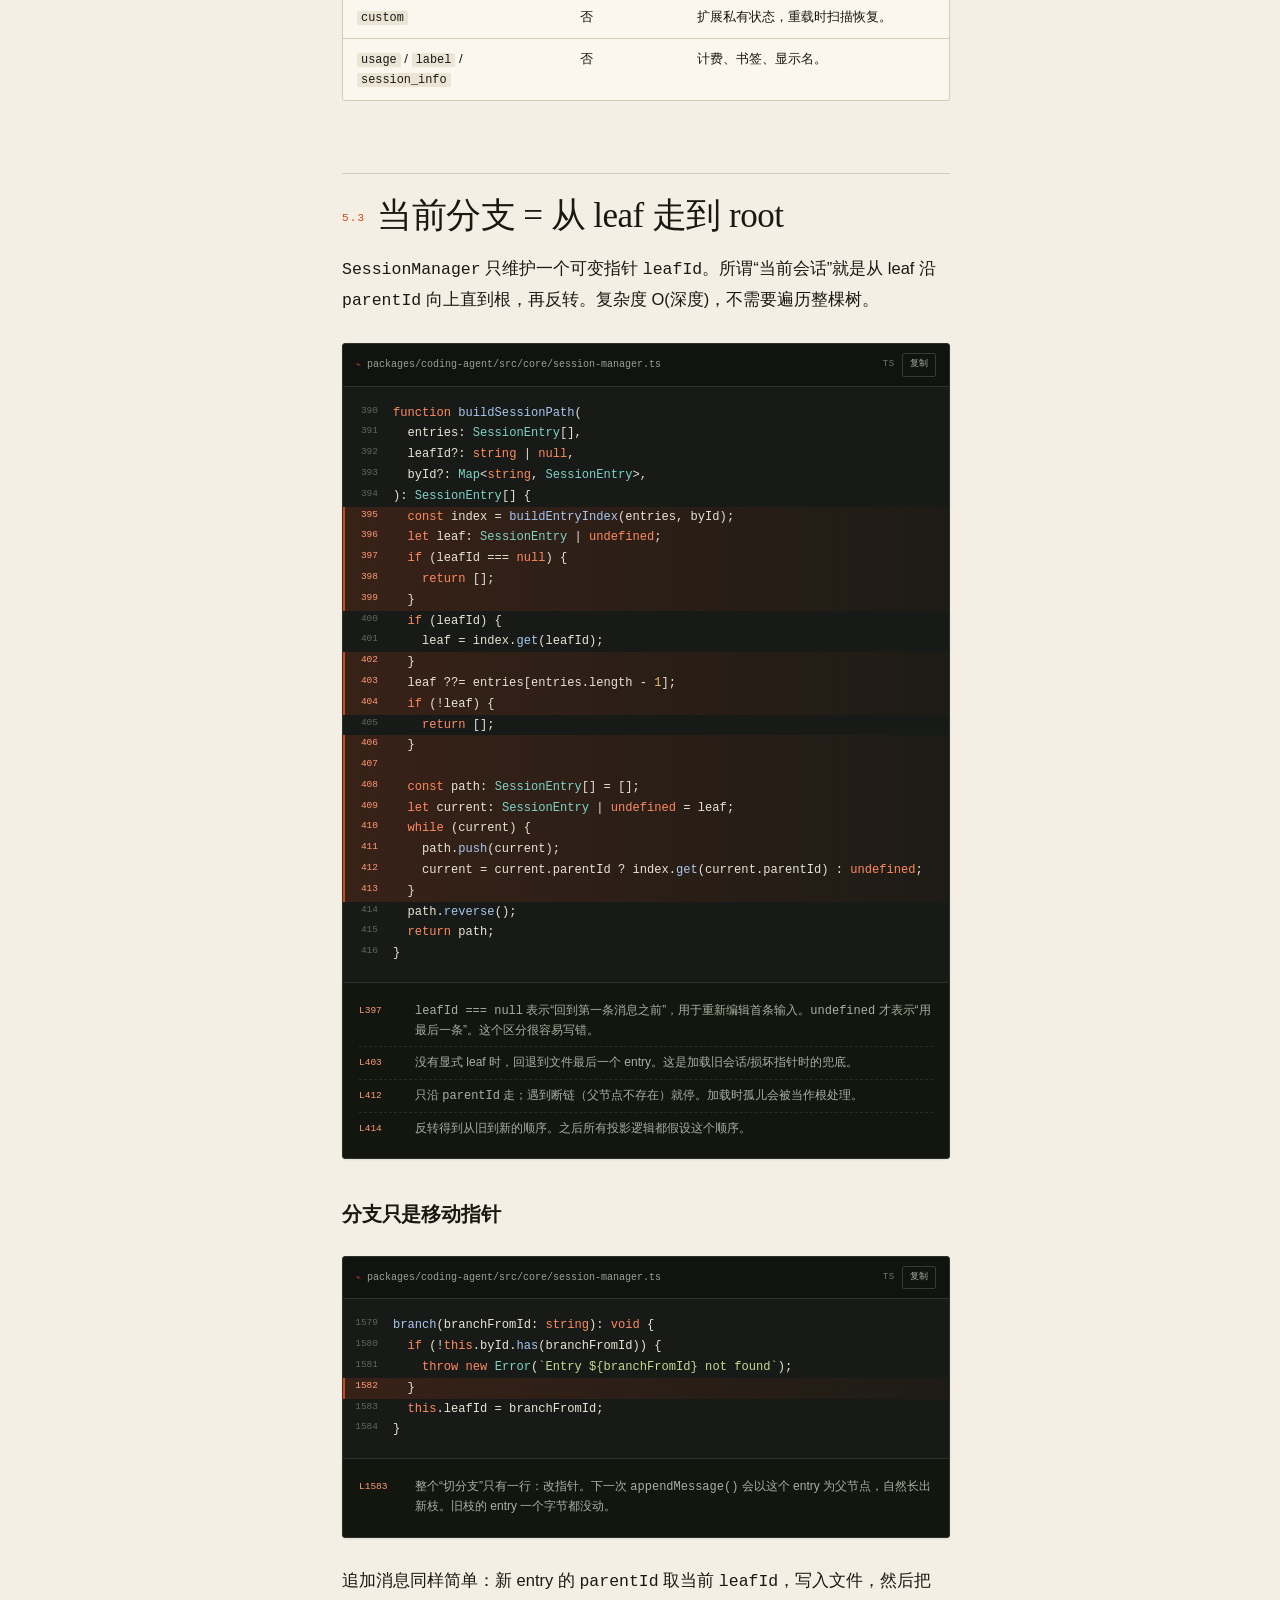
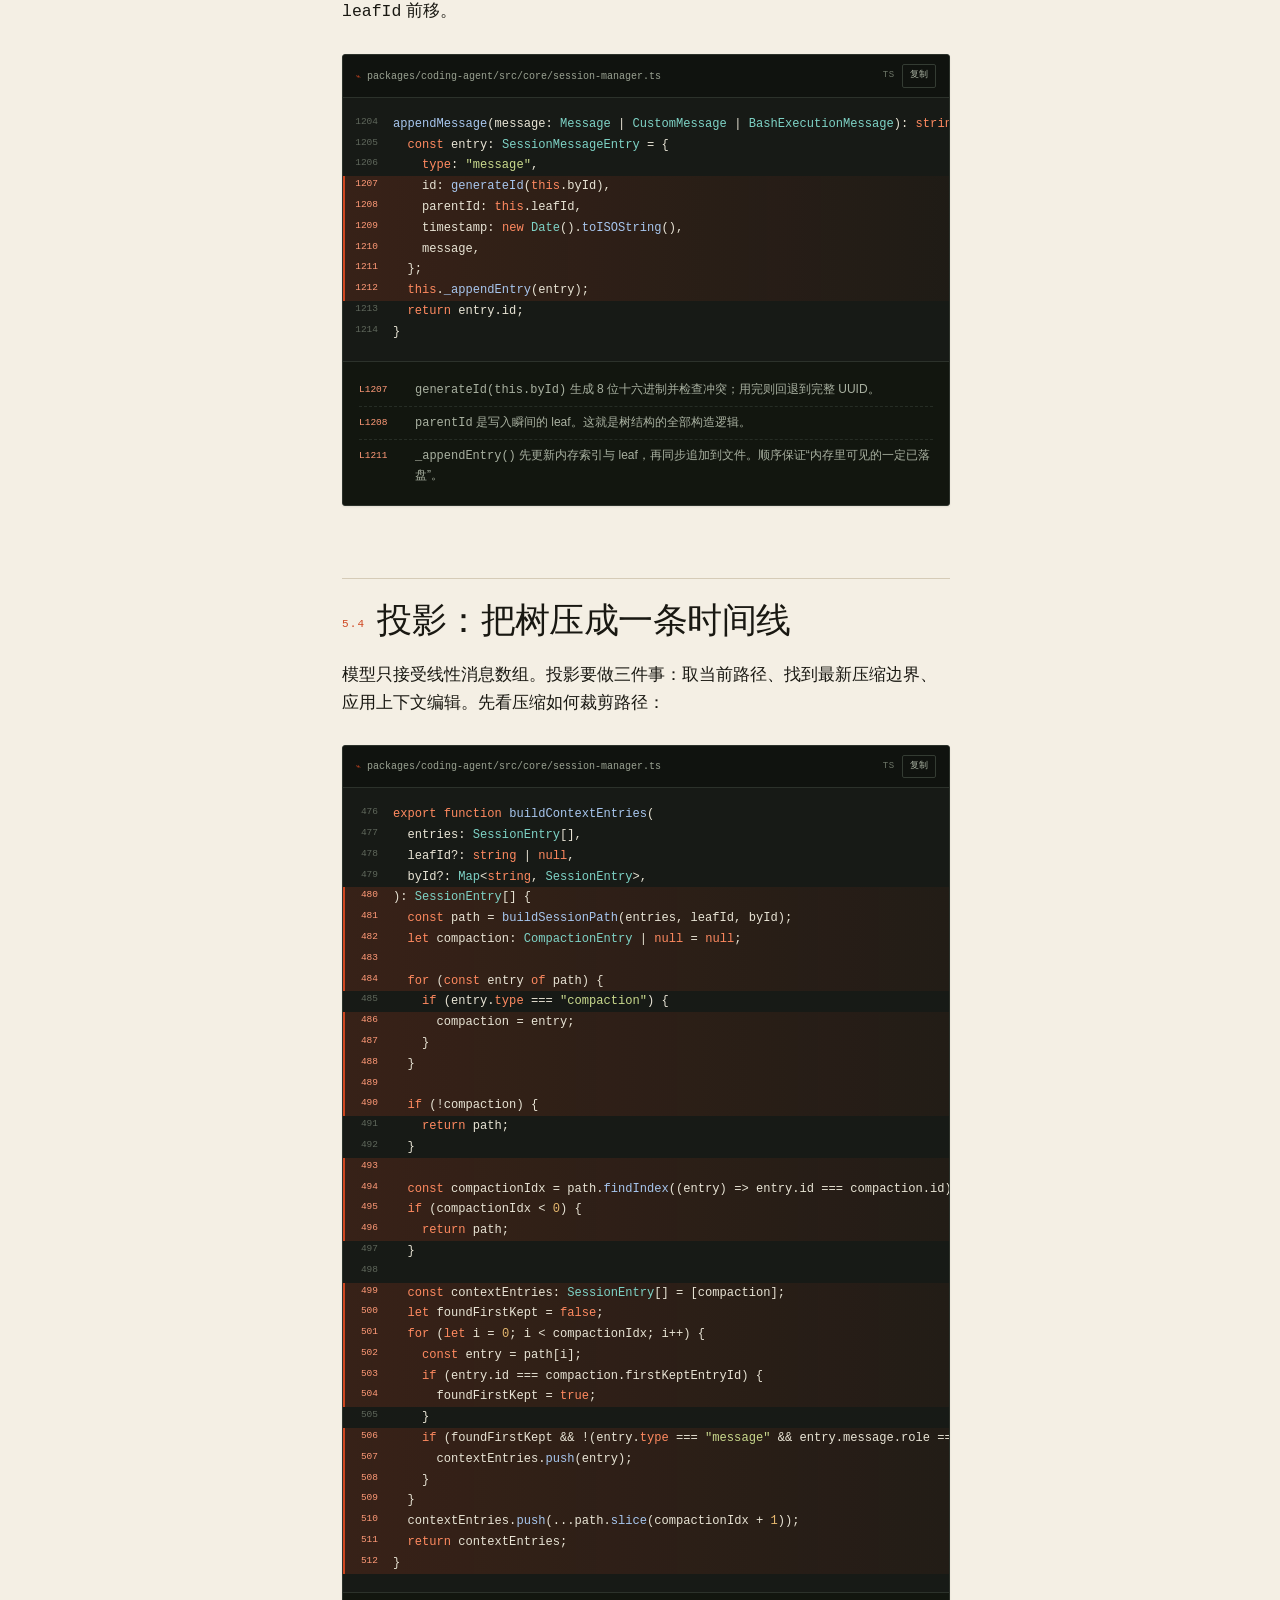
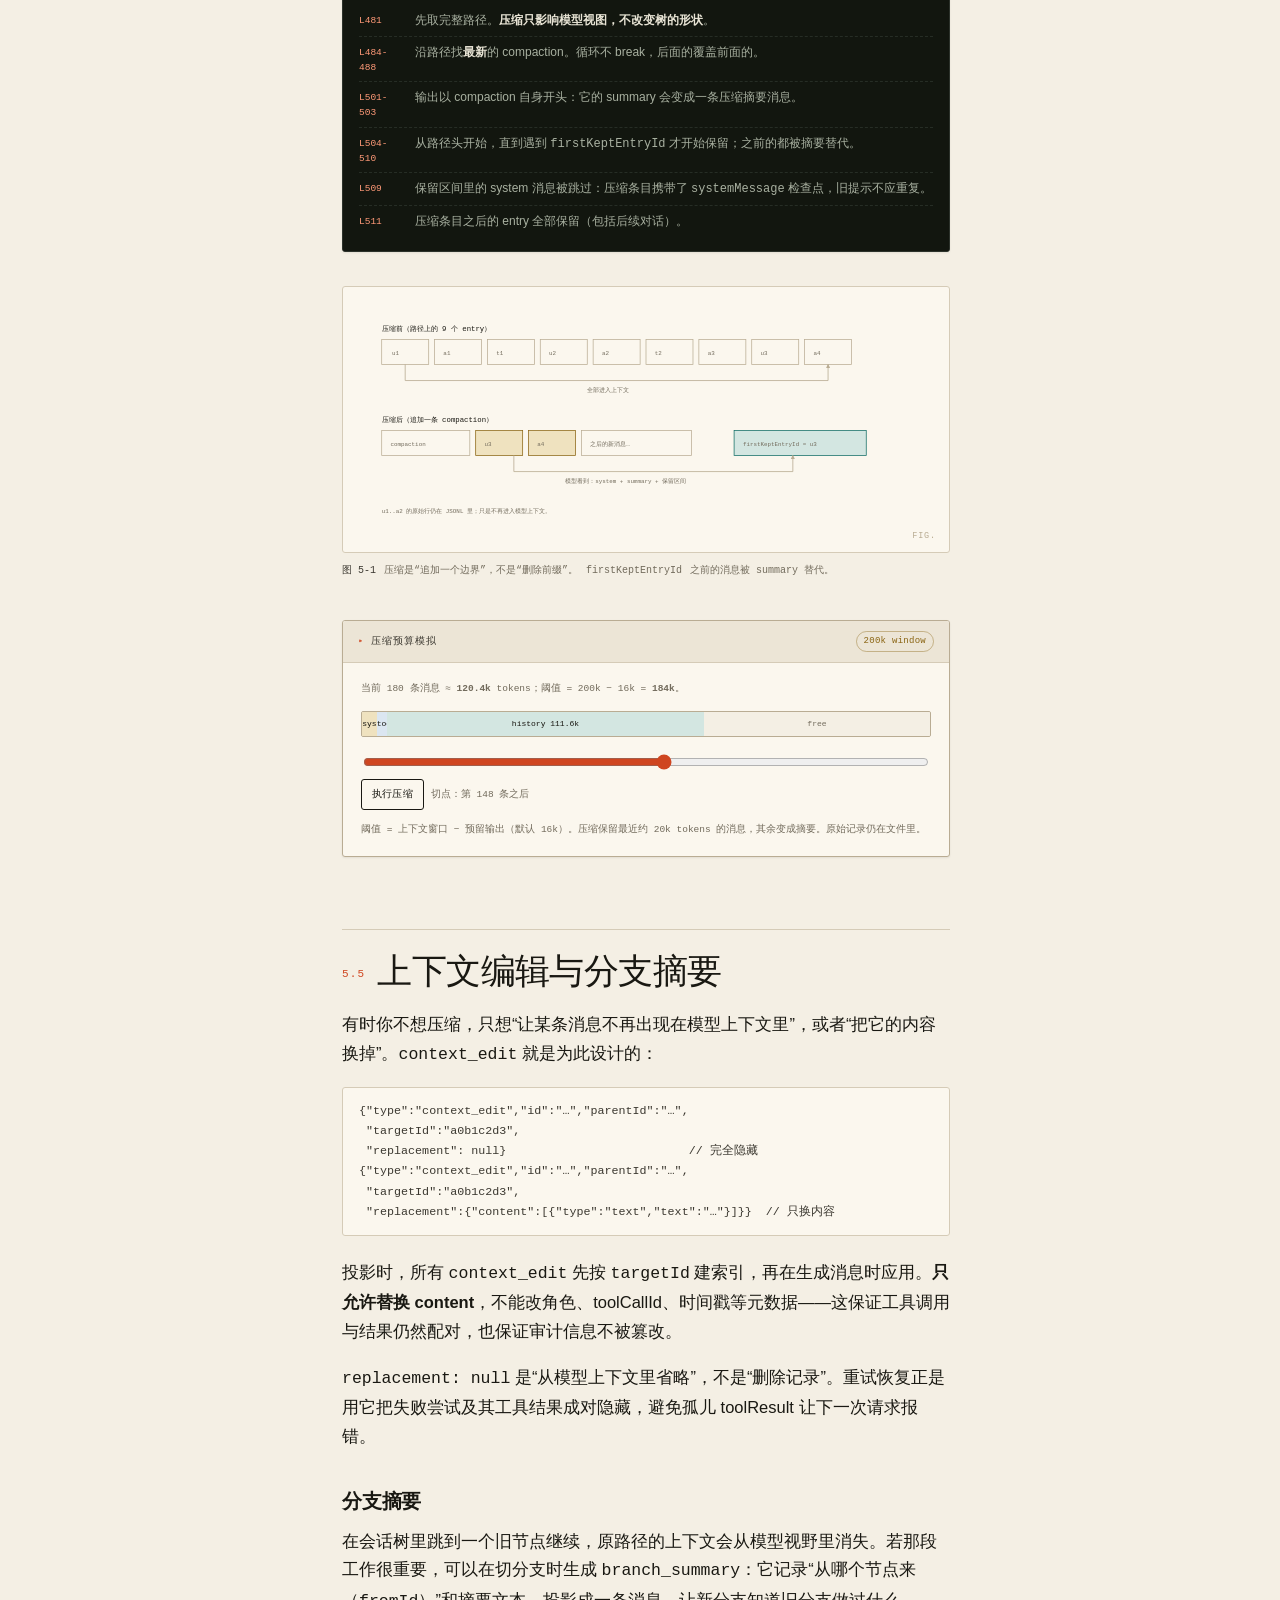
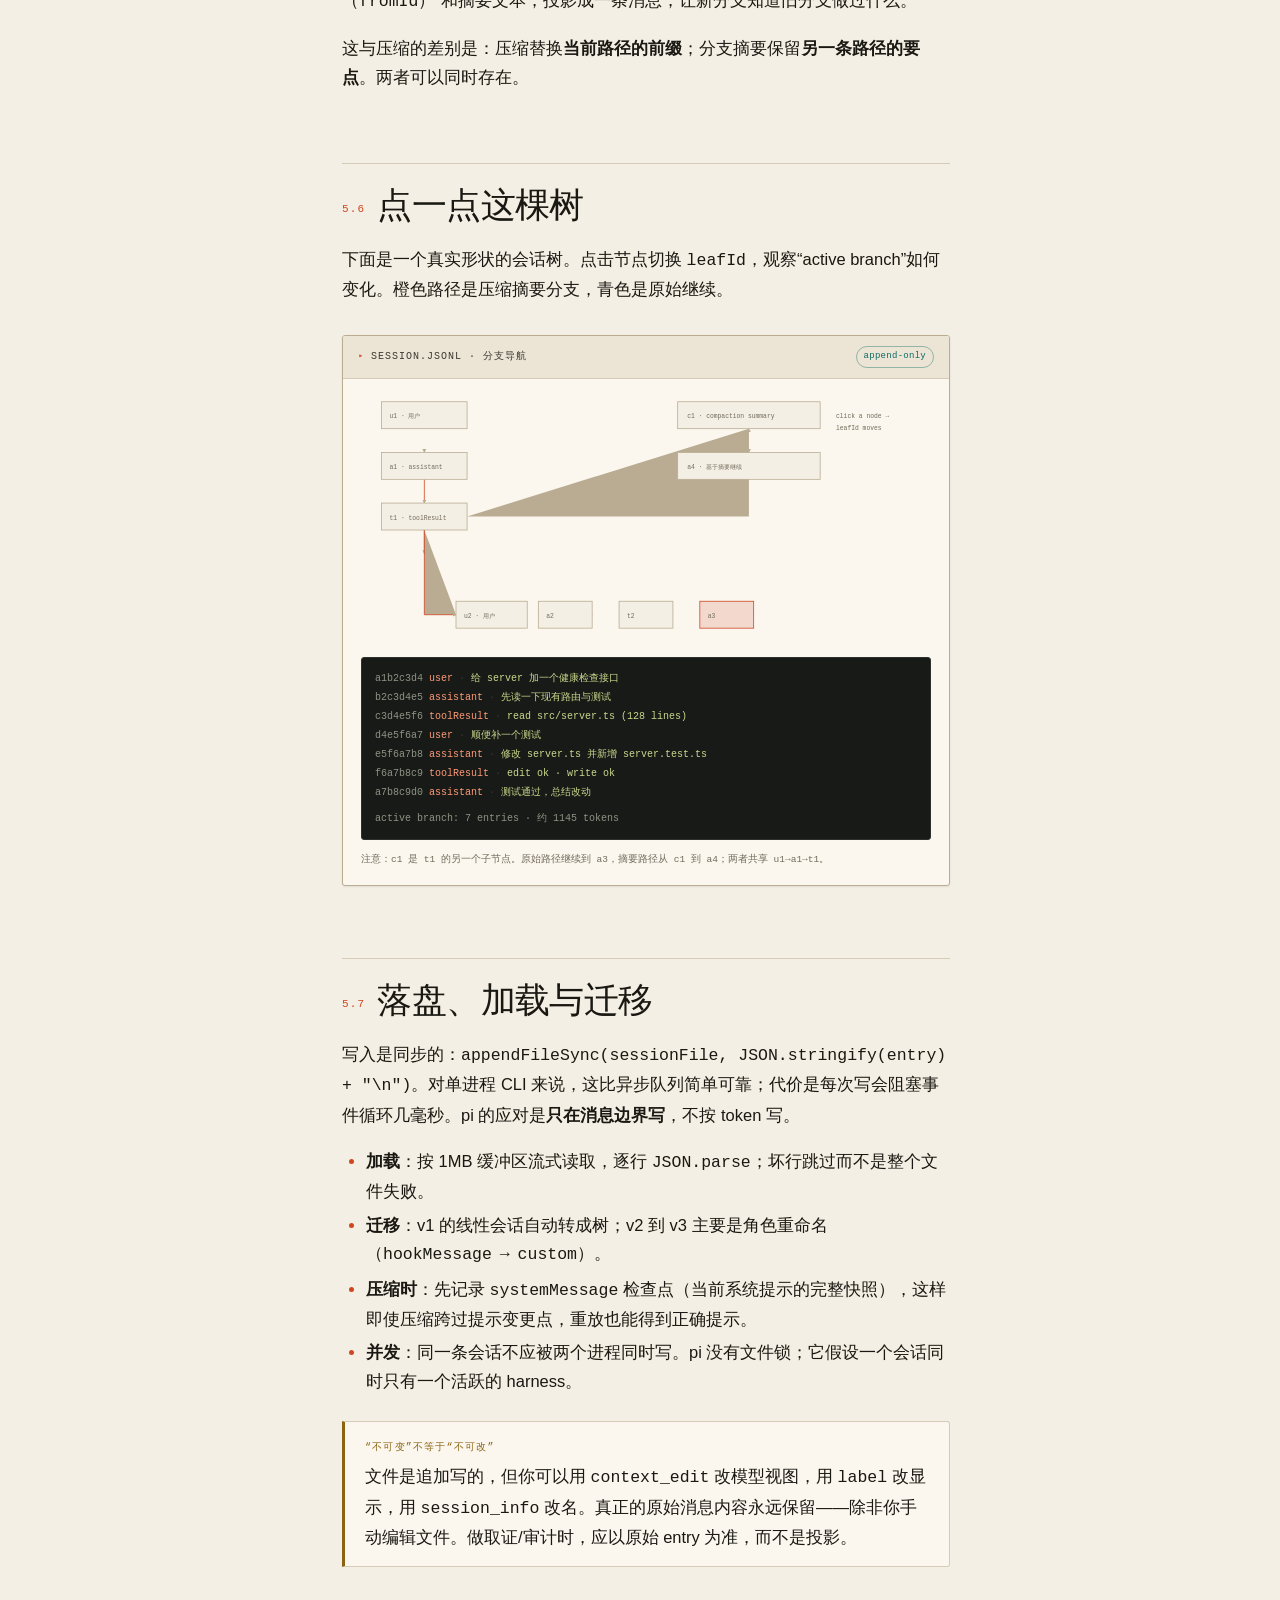
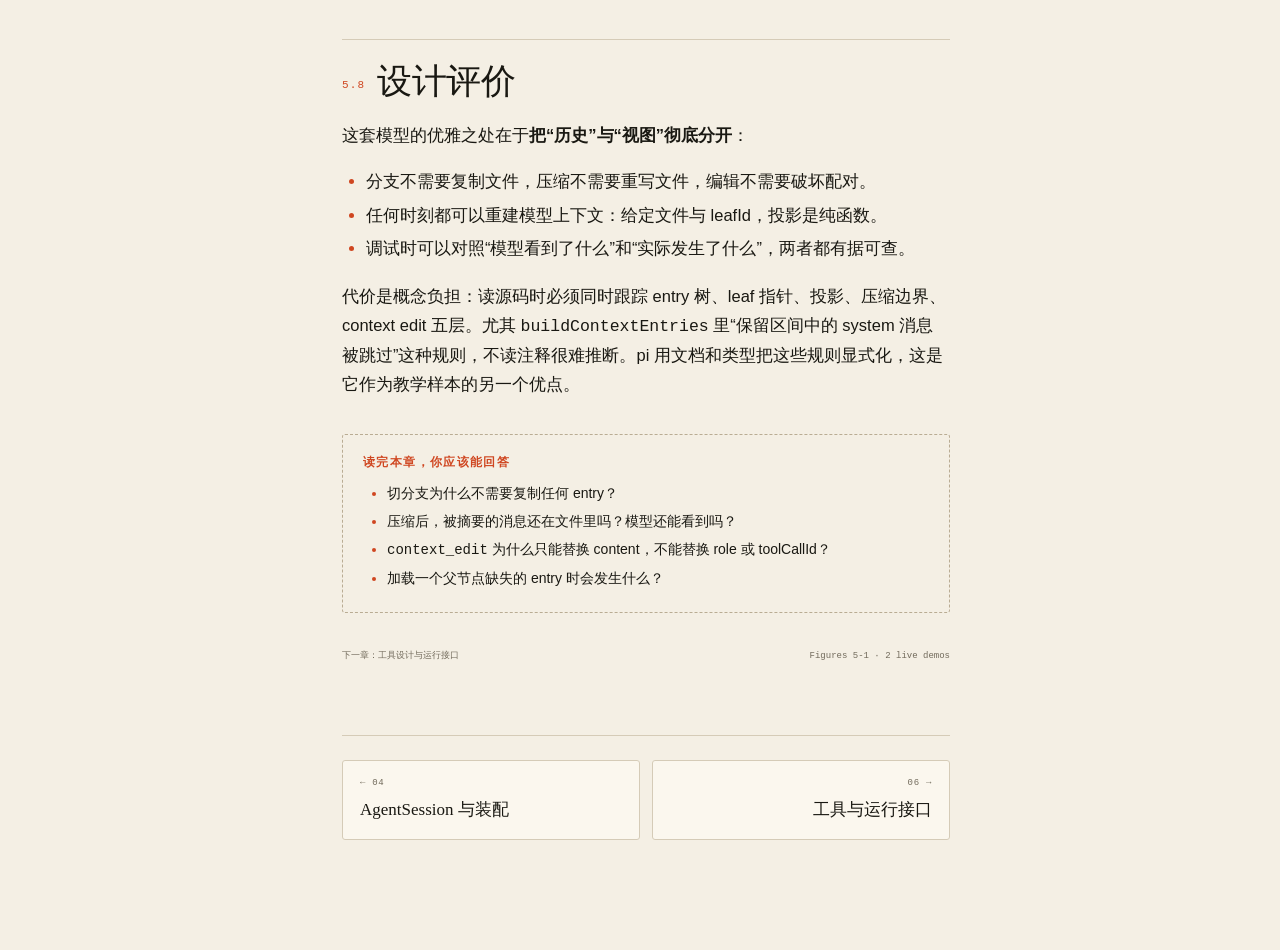
<file: 05-session-context.html>
<!doctype html>
<html lang="zh-CN" data-theme="light">
<head>
<meta charset="utf-8">
<meta name="viewport" content="width=device-width, initial-scale=1">
<title>05 · 会话树与上下文投影 — pi 源码之旅</title>
<meta name="description" content="pi 的 JSONL 会话格式、id/parentId 树、leaf 指针、压缩边界、上下文编辑与分支摘要。">
<link rel="stylesheet" href="assets/css/site.css">
</head>
<body>

<div class="shell">
  <aside class="sidebar">
    <a class="brand" href="index.html">
      <span class="brand-mark">π</span>
      <span class="brand-text"><strong>pi 源码之旅</strong><span>agent harness field notes</span></span>
    </a>
    <div class="side-search"><input id="nav-search" type="search" placeholder="筛选章节…" aria-label="筛选章节"></div>
    <nav id="sidebar-nav" aria-label="章节导航"></nav>
    <div class="side-foot">
      <div>v1.4.0 · commit 531340f</div>
      <div>源码快照 2026-10-27</div>
      <div class="side-actions">
        <button class="icon-btn" data-theme-toggle type="button">☀ 日间</button>
        <button class="icon-btn" data-font-toggle type="button">Aa 宽度</button>
      </div>
      <div id="kbd-hint" style="margin-top:10px"></div>
    </div>
  </aside>

  <main class="main">
    <div class="read-progress" id="read-progress"><span></span></div>
    <div class="mobile-bar">
      <button class="icon-btn" data-nav-toggle type="button" aria-label="打开目录">☰ 目录</button>
      <span class="mb-title" id="mobile-title">会话树与上下文</span>
      <button class="icon-btn" data-theme-toggle type="button">☀</button>
    </div>

    <div class="page">
      <div class="page-inner">
        <article>
          <header class="chapter-head">
            <div class="chapter-mark">Chapter 05 · SessionManager</div>
            <h1>只追加的文件，<br>可重写的过去</h1>
            <p class="lead">pi 的会话是一个 <strong>JSONL 树</strong>：每条记录有 <code>id</code> 和 <code>parentId</code>，一个 <code>leafId</code> 指针决定当前分支。压缩、编辑、分支摘要都不删除旧行，而是追加新事实，再通过投影决定模型看见什么。</p>
            <div class="meta-row">
              <span>阅读约 30 分钟</span>
              <span>关键文件 2 个</span>
              <span>2 个交互演示</span>
            </div>
          </header>

          <h2 id="why"><span class="h2-num">5.1</span>为什么不用数据库</h2>
          <p>一个会话文件就是一个追加写的 JSONL。这个选择带来几个直接好处：</p>
          <ul>
            <li><strong>可恢复</strong>：进程崩溃最多丢最后一行；前面的内容仍可读。</li>
            <li><strong>可审计</strong>：模型看到的、用户改过的、压缩掉的，全都有原始记录。</li>
            <li><strong>可分支</strong>：回到任意历史点继续，不需要复制整个会话。</li>
            <li><strong>易分享/导出</strong>：纯文本，不依赖数据库版本。</li>
          </ul>
          <p>代价是：查询要线性扫描；文件会越来越大；并发写需要外部约束。pi 接受这些代价，因为单机会话的规模有限，而“历史不可变”带来的调试价值更高。</p>

          <h2 id="format"><span class="h2-num">5.2</span>文件格式：一行一个事实</h2>
          <p>文件第一行是 header，之后每行是一个 entry。header 没有 <code>id/parentId</code>，不属于树：</p>

          <pre class="plain-tree">{"type":"session","version":3,"id":"uuid","timestamp":"…","cwd":"/path/to/project"}
{"type":"message","id":"a0b1c2d3","parentId":null,"timestamp":"…","message":{...}}
{"type":"message","id":"d4e5f6a7","parentId":"a0b1c2d3","timestamp":"…","message":{...}}
{"type":"model_change","id":"…","parentId":"d4e5f6a7","timestamp":"…","provider":"openai","modelId":"gpt-5"}
{"type":"compaction","id":"…","parentId":"…","summary":"…","firstKeptEntryId":"…","tokensBefore":50000}
{"type":"context_edit","id":"…","parentId":"…","targetId":"a0b1c2d3","replacement":null}</pre>

          <p>entry 的完整联合类型有十几种：消息、模型切换、思考档位切换、usage、压缩、分支摘要、自定义数据、自定义消息、上下文编辑、标签、会话信息。关键是<strong>只有一部分参与模型上下文</strong>：</p>

          <div class="table-wrap">
            <table>
              <thead><tr><th>entry</th><th>进入上下文？</th><th>作用</th></tr></thead>
              <tbody>
                <tr><td><code>message</code></td><td>是</td><td>system / user / assistant / toolResult 消息。</td></tr>
                <tr><td><code>custom_message</code></td><td>是</td><td>扩展注入的内容，投影成 user 消息。</td></tr>
                <tr><td><code>compaction</code></td><td>是（作为摘要）</td><td>替代被压缩的前缀；携带系统提示检查点。</td></tr>
                <tr><td><code>branch_summary</code></td><td>是（作为摘要）</td><td>切分支时保留被放弃路径的要点。</td></tr>
                <tr><td><code>context_edit</code></td><td>间接</td><td>改写或隐藏某个目标 entry 的贡献。</td></tr>
                <tr><td><code>custom</code></td><td>否</td><td>扩展私有状态，重载时扫描恢复。</td></tr>
                <tr><td><code>usage</code> / <code>label</code> / <code>session_info</code></td><td>否</td><td>计费、书签、显示名。</td></tr>
              </tbody>
            </table>
          </div>

          <h2 id="path"><span class="h2-num">5.3</span>当前分支 = 从 leaf 走到 root</h2>
          <p><code>SessionManager</code> 只维护一个可变指针 <code>leafId</code>。所谓“当前会话”就是从 leaf 沿 <code>parentId</code> 向上直到根，再反转。复杂度 O(深度)，不需要遍历整棵树。</p>

          <div class="code-panel" data-file="packages/coding-agent/src/core/session-manager.ts" data-lang="ts" data-start="390" data-highlight="6-10,13-15,17-24">
            <div class="code-head">
              <span class="path">packages/coding-agent/src/core/session-manager.ts</span>
              <span class="right"><span class="lang">ts</span><button class="copy-btn" type="button">复制</button></span>
            </div>
            <script type="text/plain" class="src">
function buildSessionPath(
	entries: SessionEntry[],
	leafId?: string | null,
	byId?: Map<string, SessionEntry>,
): SessionEntry[] {
	const index = buildEntryIndex(entries, byId);
	let leaf: SessionEntry | undefined;
	if (leafId === null) {
		return [];
	}
	if (leafId) {
		leaf = index.get(leafId);
	}
	leaf ??= entries[entries.length - 1];
	if (!leaf) {
		return [];
	}

	const path: SessionEntry[] = [];
	let current: SessionEntry | undefined = leaf;
	while (current) {
		path.push(current);
		current = current.parentId ? index.get(current.parentId) : undefined;
	}
	path.reverse();
	return path;
}
            </script>
            <ul class="code-notes">
              <li><b>L397</b><span><code>leafId === null</code> 表示“回到第一条消息之前”，用于重新编辑首条输入。<code>undefined</code> 才表示“用最后一条”。这个区分很容易写错。</span></li>
              <li><b>L403</b><span>没有显式 leaf 时，回退到文件最后一个 entry。这是加载旧会话/损坏指针时的兜底。</span></li>
              <li><b>L412</b><span>只沿 <code>parentId</code> 走；遇到断链（父节点不存在）就停。加载时孤儿会被当作根处理。</span></li>
              <li><b>L414</b><span>反转得到从旧到新的顺序。之后所有投影逻辑都假设这个顺序。</span></li>
            </ul>
          </div>

          <h3>分支只是移动指针</h3>
          <div class="code-panel" data-file="packages/coding-agent/src/core/session-manager.ts" data-lang="ts" data-start="1579" data-highlight="4">
            <div class="code-head">
              <span class="path">packages/coding-agent/src/core/session-manager.ts</span>
              <span class="right"><span class="lang">ts</span><button class="copy-btn" type="button">复制</button></span>
            </div>
            <script type="text/plain" class="src">
	branch(branchFromId: string): void {
		if (!this.byId.has(branchFromId)) {
			throw new Error(`Entry ${branchFromId} not found`);
		}
		this.leafId = branchFromId;
	}
            </script>
            <ul class="code-notes">
              <li><b>L1583</b><span>整个“切分支”只有一行：改指针。下一次 <code>appendMessage()</code> 会以这个 entry 为父节点，自然长出新枝。旧枝的 entry 一个字节都没动。</span></li>
            </ul>
          </div>

          <p>追加消息同样简单：新 entry 的 <code>parentId</code> 取当前 <code>leafId</code>，写入文件，然后把 <code>leafId</code> 前移。</p>

          <div class="code-panel" data-file="packages/coding-agent/src/core/session-manager.ts" data-lang="ts" data-start="1204" data-highlight="4-9">
            <div class="code-head">
              <span class="path">packages/coding-agent/src/core/session-manager.ts</span>
              <span class="right"><span class="lang">ts</span><button class="copy-btn" type="button">复制</button></span>
            </div>
            <script type="text/plain" class="src">
	appendMessage(message: Message | CustomMessage | BashExecutionMessage): string {
		const entry: SessionMessageEntry = {
			type: "message",
			id: generateId(this.byId),
			parentId: this.leafId,
			timestamp: new Date().toISOString(),
			message,
		};
		this._appendEntry(entry);
		return entry.id;
	}
            </script>
            <ul class="code-notes">
              <li><b>L1207</b><span><code>generateId(this.byId)</code> 生成 8 位十六进制并检查冲突；用完则回退到完整 UUID。</span></li>
              <li><b>L1208</b><span><code>parentId</code> 是写入瞬间的 leaf。这就是树结构的全部构造逻辑。</span></li>
              <li><b>L1211</b><span><code>_appendEntry()</code> 先更新内存索引与 leaf，再同步追加到文件。顺序保证“内存里可见的一定已落盘”。</span></li>
            </ul>
          </div>

          <h2 id="projection"><span class="h2-num">5.4</span>投影：把树压成一条时间线</h2>
          <p>模型只接受线性消息数组。投影要做三件事：取当前路径、找到最新压缩边界、应用上下文编辑。先看压缩如何裁剪路径：</p>

          <div class="code-panel" data-file="packages/coding-agent/src/core/session-manager.ts" data-lang="ts" data-start="476" data-highlight="5-9,11-15,18-21,24-29,31-37">
            <div class="code-head">
              <span class="path">packages/coding-agent/src/core/session-manager.ts</span>
              <span class="right"><span class="lang">ts</span><button class="copy-btn" type="button">复制</button></span>
            </div>
            <script type="text/plain" class="src">
export function buildContextEntries(
	entries: SessionEntry[],
	leafId?: string | null,
	byId?: Map<string, SessionEntry>,
): SessionEntry[] {
	const path = buildSessionPath(entries, leafId, byId);
	let compaction: CompactionEntry | null = null;

	for (const entry of path) {
		if (entry.type === "compaction") {
			compaction = entry;
		}
	}

	if (!compaction) {
		return path;
	}

	const compactionIdx = path.findIndex((entry) => entry.id === compaction.id);
	if (compactionIdx < 0) {
		return path;
	}

	const contextEntries: SessionEntry[] = [compaction];
	let foundFirstKept = false;
	for (let i = 0; i < compactionIdx; i++) {
		const entry = path[i];
		if (entry.id === compaction.firstKeptEntryId) {
			foundFirstKept = true;
		}
		if (foundFirstKept && !(entry.type === "message" && entry.message.role === "system")) {
			contextEntries.push(entry);
		}
	}
	contextEntries.push(...path.slice(compactionIdx + 1));
	return contextEntries;
}
            </script>
            <ul class="code-notes">
              <li><b>L481</b><span>先取完整路径。<strong>压缩只影响模型视图，不改变树的形状</strong>。</span></li>
              <li><b>L484-488</b><span>沿路径找<strong>最新</strong>的 compaction。循环不 break，后面的覆盖前面的。</span></li>
              <li><b>L501-503</b><span>输出以 compaction 自身开头：它的 summary 会变成一条压缩摘要消息。</span></li>
              <li><b>L504-510</b><span>从路径头开始，直到遇到 <code>firstKeptEntryId</code> 才开始保留；之前的都被摘要替代。</span></li>
              <li><b>L509</b><span>保留区间里的 system 消息被跳过：压缩条目携带了 <code>systemMessage</code> 检查点，旧提示不应重复。</span></li>
              <li><b>L511</b><span>压缩条目之后的 entry 全部保留（包括后续对话）。</span></li>
            </ul>
          </div>

          <figure class="figure reveal">
            <div class="figure-frame">
              <svg viewBox="0 0 760 290" role="img" aria-label="压缩前后的上下文">
                <text class="dg-label" x="20" y="24">压缩前（路径上的 9 个 entry）</text>
                <g>
                  <rect class="dg-box" x="20" y="36" width="64" height="34"></rect><text class="dg-sub" x="34" y="57">u1</text>
                  <rect class="dg-box" x="92" y="36" width="64" height="34"></rect><text class="dg-sub" x="104" y="57">a1</text>
                  <rect class="dg-box" x="164" y="36" width="64" height="34"></rect><text class="dg-sub" x="176" y="57">t1</text>
                  <rect class="dg-box" x="236" y="36" width="64" height="34"></rect><text class="dg-sub" x="248" y="57">u2</text>
                  <rect class="dg-box" x="308" y="36" width="64" height="34"></rect><text class="dg-sub" x="320" y="57">a2</text>
                  <rect class="dg-box" x="380" y="36" width="64" height="34"></rect><text class="dg-sub" x="392" y="57">t2</text>
                  <rect class="dg-box" x="452" y="36" width="64" height="34"></rect><text class="dg-sub" x="464" y="57">a3</text>
                  <rect class="dg-box" x="524" y="36" width="64" height="34"></rect><text class="dg-sub" x="536" y="57">u3</text>
                  <rect class="dg-box" x="596" y="36" width="64" height="34"></rect><text class="dg-sub" x="608" y="57">a4</text>
                </g>
                <path class="dg-line" d="M52 70 V92 H628 V70" marker-end="url(#c5)"></path>
                <text class="dg-sub" x="300" y="108">全部进入上下文</text>

                <text class="dg-label" x="20" y="148">压缩后（追加一条 compaction）</text>
                <g>
                  <rect class="dg-box" x="20" y="160" width="120" height="34"></rect><text class="dg-sub" x="32" y="181">compaction</text>
                  <rect class="dg-box-ochre" x="148" y="160" width="64" height="34"></rect><text class="dg-sub" x="160" y="181">u3</text>
                  <rect class="dg-box-ochre" x="220" y="160" width="64" height="34"></rect><text class="dg-sub" x="232" y="181">a4</text>
                  <rect class="dg-box" x="292" y="160" width="150" height="34"></rect><text class="dg-sub" x="304" y="181">之后的新消息…</text>
                  <rect class="dg-box-teal" x="500" y="160" width="180" height="34"></rect><text class="dg-sub" x="512" y="181">firstKeptEntryId = u3</text>
                </g>
                <path class="dg-line" d="M200 194 V216 H580 V194" marker-end="url(#c5)"></path>
                <text class="dg-sub" x="270" y="232">模型看到：system + summary + 保留区间</text>

                <text class="dg-sub" x="20" y="272">u1..a2 的原始行仍在 JSONL 里；只是不再进入模型上下文。</text>
                <defs>
                  <marker id="c5" viewBox="0 0 8 8" refX="7" refY="4" markerWidth="5" markerHeight="5" orient="auto">
                    <path d="M0,0 L8,4 L0,8 z" fill="var(--rule-strong)"></path>
                  </marker>
                </defs>
              </svg>
            </div>
            <figcaption class="figcap"><b>图 5-1</b> 压缩是“追加一个边界”，不是“删除前缀”。<code>firstKeptEntryId</code> 之前的消息被 summary 替代。</figcaption>
          </figure>

          <div class="demo" data-demo="compaction">
            <div class="demo-head">
              <span class="title">压缩预算模拟</span>
              <span class="pill ochre">200k window</span>
            </div>
            <div class="demo-body">
              <div class="demo-note" style="margin-top:0"></div>
              <div class="budget-bar" style="margin-top:14px"></div>
              <div class="demo-controls">
                <input type="range" min="20" max="320" value="180" step="10" aria-label="消息条数">
                <button class="btn btn-sm" data-compact-toggle type="button">执行压缩</button>
                <span class="demo-note" data-cut-label style="margin:0"></span>
              </div>
              <div class="demo-note">阈值 = 上下文窗口 − 预留输出（默认 16k）。压缩保留最近约 20k tokens 的消息，其余变成摘要。原始记录仍在文件里。</div>
            </div>
          </div>

          <h2 id="edits"><span class="h2-num">5.5</span>上下文编辑与分支摘要</h2>
          <p>有时你不想压缩，只想“让某条消息不再出现在模型上下文里”，或者“把它的内容换掉”。<code>context_edit</code> 就是为此设计的：</p>

          <pre class="plain-tree">{"type":"context_edit","id":"…","parentId":"…",
 "targetId":"a0b1c2d3",
 "replacement": null}                          // 完全隐藏
{"type":"context_edit","id":"…","parentId":"…",
 "targetId":"a0b1c2d3",
 "replacement":{"content":[{"type":"text","text":"…"}]}}  // 只换内容</pre>

          <p>投影时，所有 <code>context_edit</code> 先按 <code>targetId</code> 建索引，再在生成消息时应用。<strong>只允许替换 content</strong>，不能改角色、toolCallId、时间戳等元数据——这保证工具调用与结果仍然配对，也保证审计信息不被篡改。</p>

          <p><code>replacement: null</code> 是“从模型上下文里省略”，不是“删除记录”。重试恢复正是用它把失败尝试及其工具结果成对隐藏，避免孤儿 toolResult 让下一次请求报错。</p>

          <h3>分支摘要</h3>
          <p>在会话树里跳到一个旧节点继续，原路径的上下文会从模型视野里消失。若那段工作很重要，可以在切分支时生成 <code>branch_summary</code>：它记录“从哪个节点来（<code>fromId</code>）”和摘要文本，投影成一条消息，让新分支知道旧分支做过什么。</p>

          <p>这与压缩的差别是：压缩替换<strong>当前路径的前缀</strong>；分支摘要保留<strong>另一条路径的要点</strong>。两者可以同时存在。</p>

          <h2 id="demo"><span class="h2-num">5.6</span>点一点这棵树</h2>
          <p>下面是一个真实形状的会话树。点击节点切换 <code>leafId</code>，观察“active branch”如何变化。橙色路径是压缩摘要分支，青色是原始继续。</p>

          <div class="demo" data-demo="tree">
            <div class="demo-head">
              <span class="title">session.jsonl · 分支导航</span>
              <span class="pill teal">append-only</span>
            </div>
            <div class="demo-body">
              <svg class="tree-svg" viewBox="0 0 720 300" role="img" aria-label="会话树">
                <defs>
                  <marker id="t5" viewBox="0 0 8 8" refX="7" refY="4" markerWidth="5" markerHeight="5" orient="auto">
                    <path d="M0,0 L8,4 L0,8 z" fill="var(--rule-strong)"></path>
                  </marker>
                </defs>
                <path class="tl" data-to="u1" d="M80 40 V70" marker-end="url(#t5)"></path>
                <path class="tl" data-to="a1" d="M80 104 V134" marker-end="url(#t5)"></path>
                <path class="tl" data-to="t1" d="M80 168 V198" marker-end="url(#t5)"></path>
                <path class="tl" data-to="u2" d="M80 168 V275 H120" marker-end="url(#t5)"></path>
                <path class="tl" data-to="a2" d="M224 275 H292" marker-end="url(#t5)"></path>
                <path class="tl" data-to="t2" d="M326 275 H394" marker-end="url(#t5)"></path>
                <path class="tl" data-to="a3" d="M428 275 H496" marker-end="url(#t5)"></path>

                <path class="tl" data-to="c1" d="M134 151 H490 V40" marker-end="url(#t5)"></path>
                <path class="tl" data-to="a4" d="M490 40 V70" marker-end="url(#t5)"></path>

                <rect class="tn" data-id="u1" x="26" y="6" width="108" height="34"></rect>
                <text class="dg-sub" x="36" y="27">u1 · 用户</text>

                <rect class="tn" data-id="a1" x="26" y="70" width="108" height="34"></rect>
                <text class="dg-sub" x="36" y="91">a1 · assistant</text>

                <rect class="tn" data-id="t1" x="26" y="134" width="108" height="34"></rect>
                <text class="dg-sub" x="36" y="155">t1 · toolResult</text>

                <rect class="tn" data-id="u2" x="120" y="258" width="90" height="34"></rect>
                <text class="dg-sub" x="130" y="279">u2 · 用户</text>

                <rect class="tn" data-id="a2" x="224" y="258" width="68" height="34"></rect>
                <text class="dg-sub" x="234" y="279">a2</text>

                <rect class="tn" data-id="t2" x="326" y="258" width="68" height="34"></rect>
                <text class="dg-sub" x="336" y="279">t2</text>

                <rect class="tn" data-id="a3" x="428" y="258" width="68" height="34"></rect>
                <text class="dg-sub" x="438" y="279">a3</text>

                <rect class="tn" data-id="c1" x="400" y="6" width="180" height="34"></rect>
                <text class="dg-sub" x="412" y="27">c1 · compaction summary</text>

                <rect class="tn" data-id="a4" x="400" y="70" width="180" height="34"></rect>
                <text class="dg-sub" x="412" y="91">a4 · 基于摘要继续</text>

                <text class="dg-sub" x="600" y="26">click a node →</text>
                <text class="dg-sub" x="600" y="42">leafId moves</text>
              </svg>
              <div class="tree-detail" style="margin-top:14px;font-family:var(--mono);font-size:10px;line-height:1.9;color:var(--ink-2)"></div>
              <div class="demo-note">注意：c1 是 t1 的另一个子节点。原始路径继续到 a3，摘要路径从 c1 到 a4；两者共享 u1→a1→t1。</div>
            </div>
          </div>

          <h2 id="persistence"><span class="h2-num">5.7</span>落盘、加载与迁移</h2>
          <p>写入是同步的：<code>appendFileSync(sessionFile, JSON.stringify(entry) + "\n")</code>。对单进程 CLI 来说，这比异步队列简单可靠；代价是每次写会阻塞事件循环几毫秒。pi 的应对是<strong>只在消息边界写</strong>，不按 token 写。</p>
          <ul>
            <li><strong>加载</strong>：按 1MB 缓冲区流式读取，逐行 <code>JSON.parse</code>；坏行跳过而不是整个文件失败。</li>
            <li><strong>迁移</strong>：v1 的线性会话自动转成树；v2 到 v3 主要是角色重命名（<code>hookMessage</code> → <code>custom</code>）。</li>
            <li><strong>压缩时</strong>：先记录 <code>systemMessage</code> 检查点（当前系统提示的完整快照），这样即使压缩跨过提示变更点，重放也能得到正确提示。</li>
            <li><strong>并发</strong>：同一条会话不应被两个进程同时写。pi 没有文件锁；它假设一个会话同时只有一个活跃的 harness。</li>
          </ul>

          <div class="callout warn">
            <div class="callout-title">“不可变”不等于“不可改”</div>
            <p>文件是追加写的，但你可以用 <code>context_edit</code> 改模型视图，用 <code>label</code> 改显示，用 <code>session_info</code> 改名。真正的原始消息内容永远保留——除非你手动编辑文件。做取证/审计时，应以原始 entry 为准，而不是投影。</p>
          </div>

          <h2 id="critique"><span class="h2-num">5.8</span>设计评价</h2>
          <p>这套模型的优雅之处在于<strong>把“历史”与“视图”彻底分开</strong>：</p>
          <ul>
            <li>分支不需要复制文件，压缩不需要重写文件，编辑不需要破坏配对。</li>
            <li>任何时刻都可以重建模型上下文：给定文件与 leafId，投影是纯函数。</li>
            <li>调试时可以对照“模型看到了什么”和“实际发生了什么”，两者都有据可查。</li>
          </ul>
          <p>代价是概念负担：读源码时必须同时跟踪 entry 树、leaf 指针、投影、压缩边界、context edit 五层。尤其 <code>buildContextEntries</code> 里“保留区间中的 system 消息被跳过”这种规则，不读注释很难推断。pi 用文档和类型把这些规则显式化，这是它作为教学样本的另一个优点。</p>

          <div class="checkpoint">
            <h4>读完本章，你应该能回答</h4>
            <ul>
              <li>切分支为什么不需要复制任何 entry？</li>
              <li>压缩后，被摘要的消息还在文件里吗？模型还能看到吗？</li>
              <li><code>context_edit</code> 为什么只能替换 content，不能替换 role 或 toolCallId？</li>
              <li>加载一个父节点缺失的 entry 时会发生什么？</li>
            </ul>
          </div>

          <div class="footer-note">
            <span>下一章：工具设计与运行接口</span>
            <span>Figures 5-1 · 2 live demos</span>
          </div>
          <nav class="footer-nav" id="footer-nav"></nav>
        </article>
      </div>
      <aside class="toc"><div class="toc-inner" id="toc-nav"></div></aside>
    </div>
  </main>
</div>

<script src="assets/js/site.js"></script>
</body>
</html>
</file>
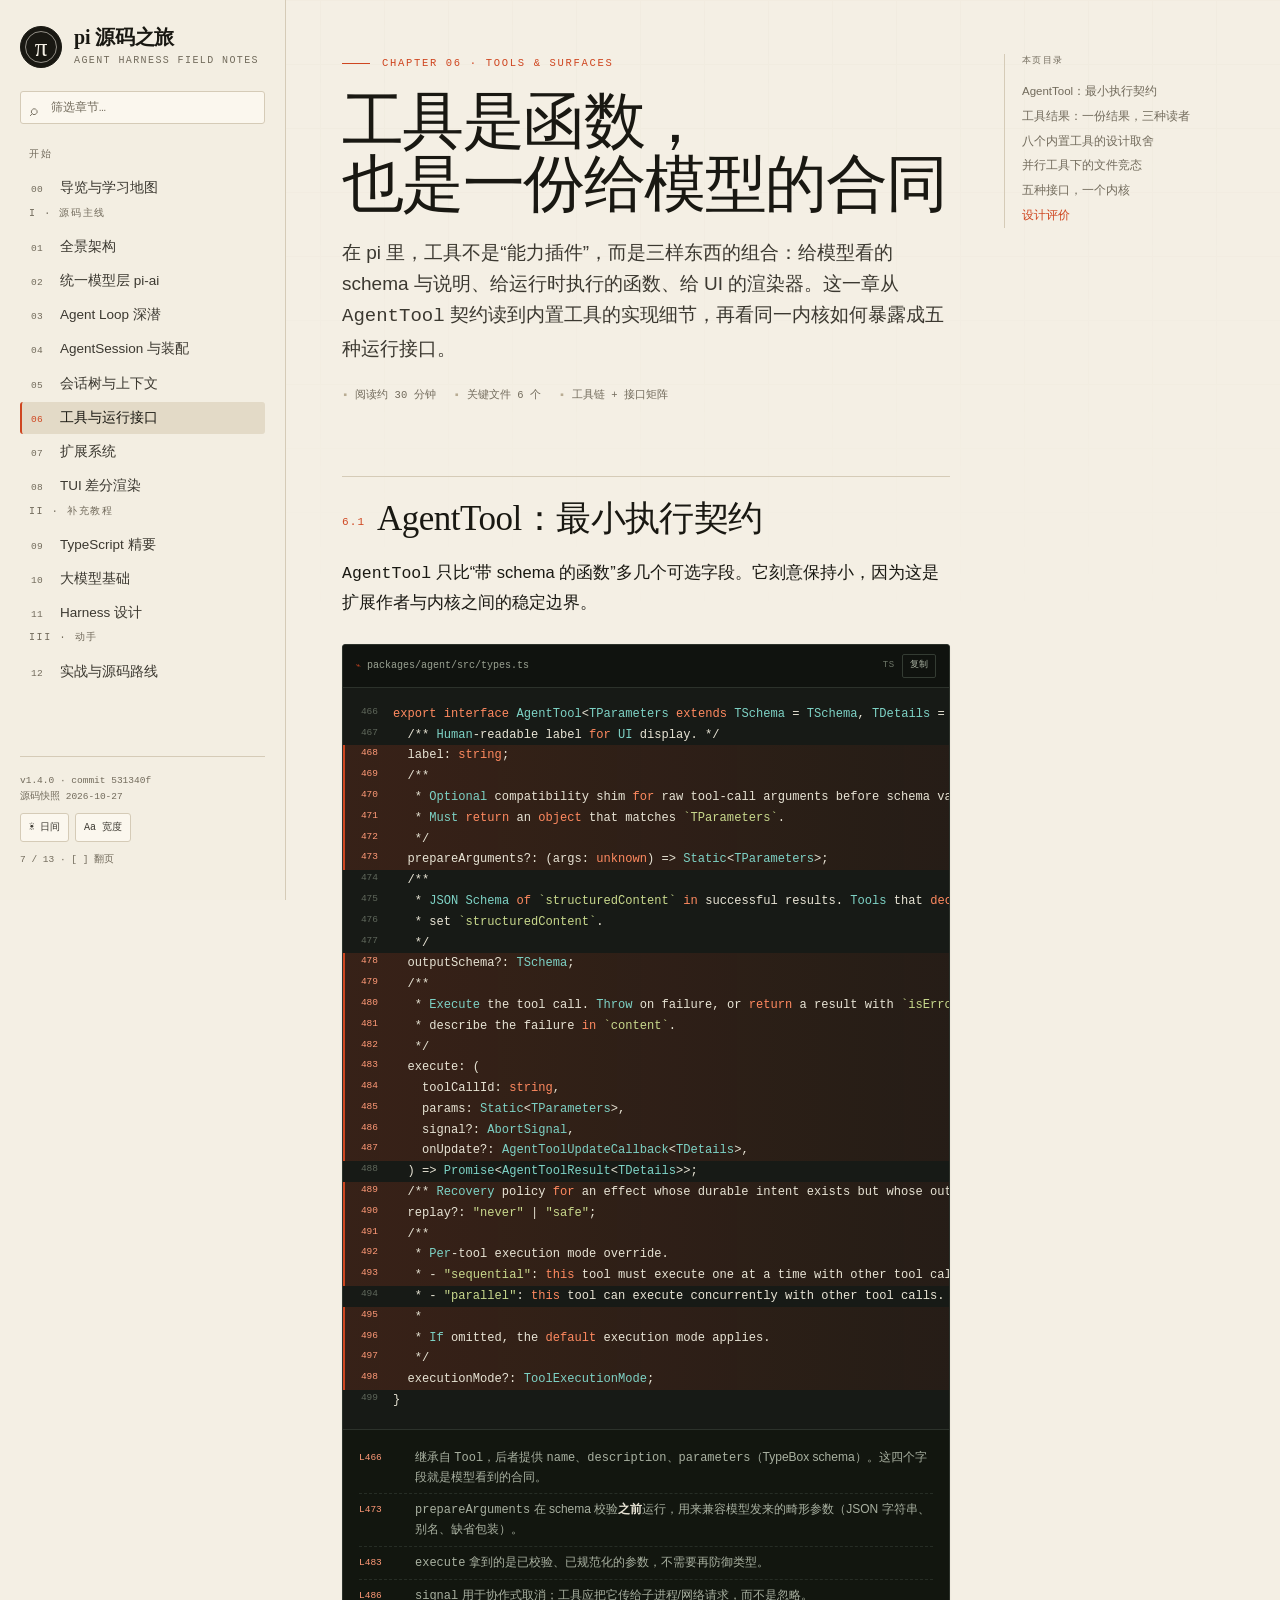
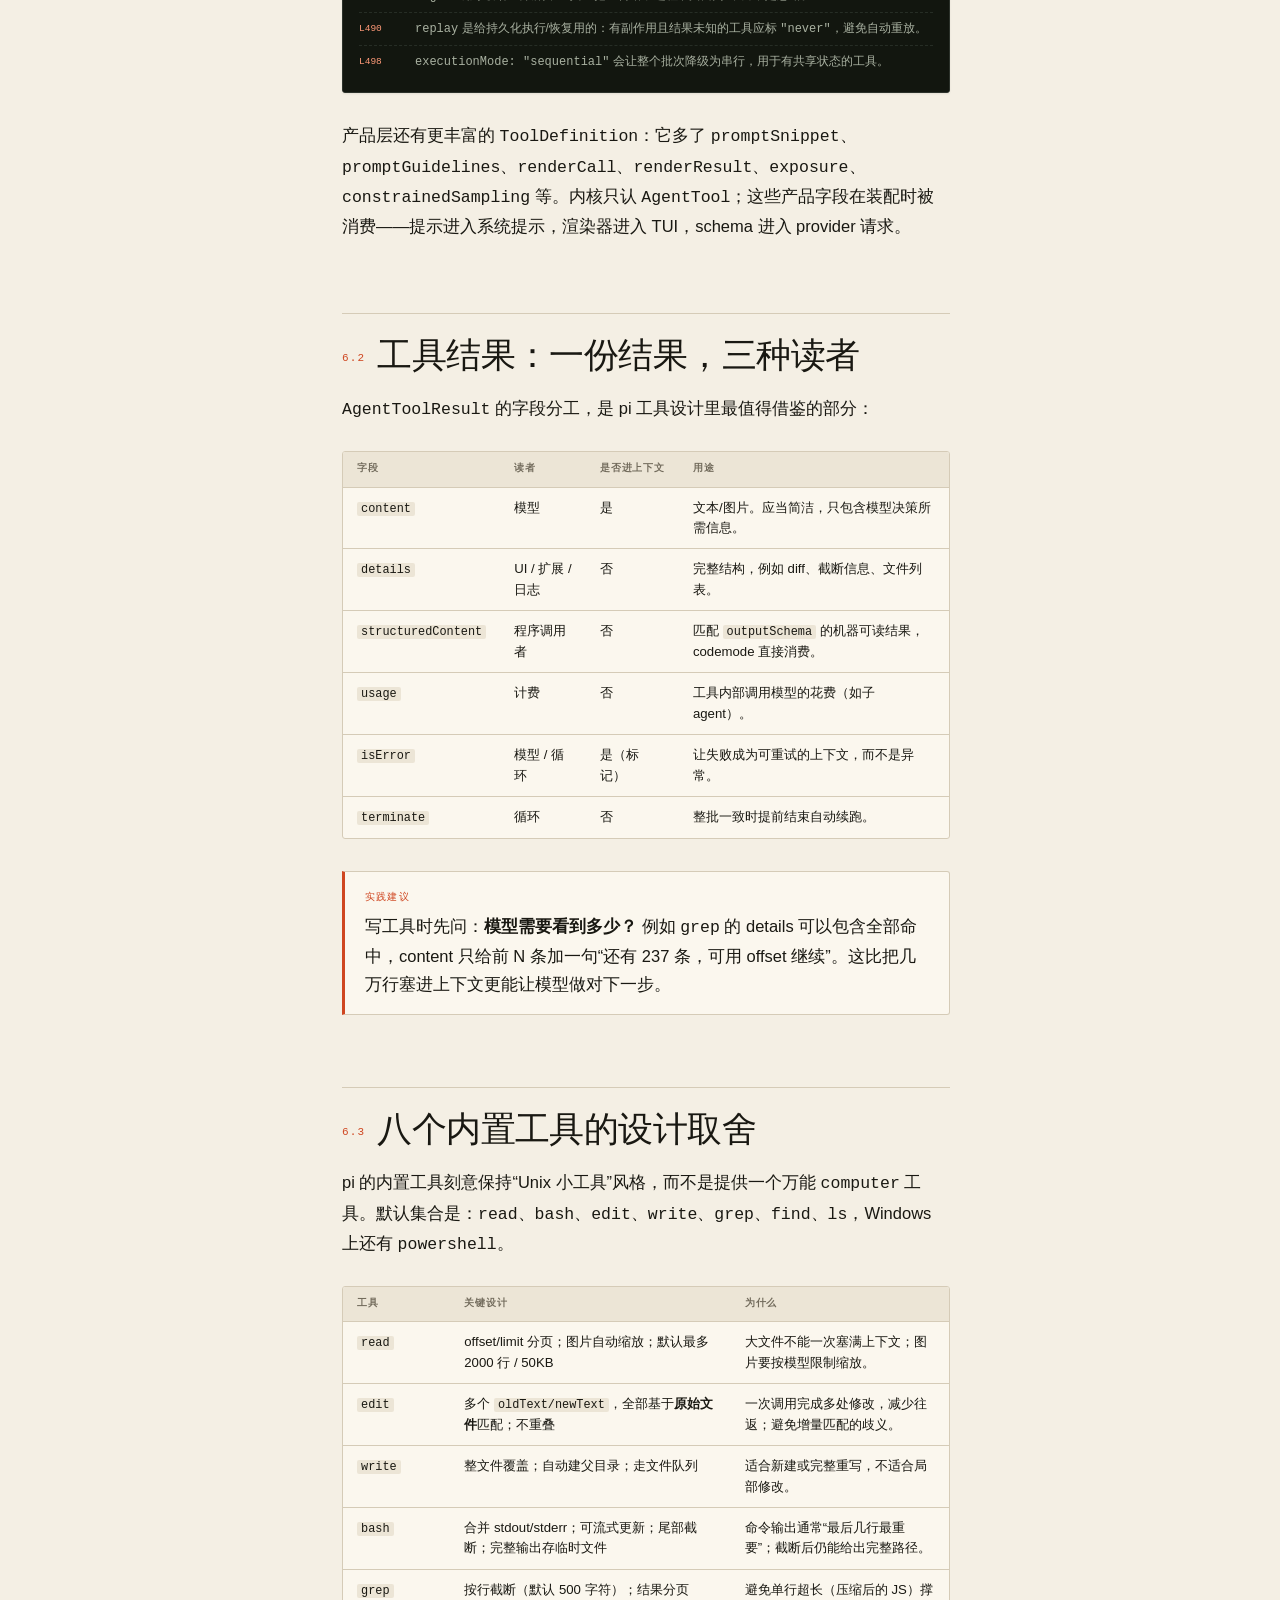
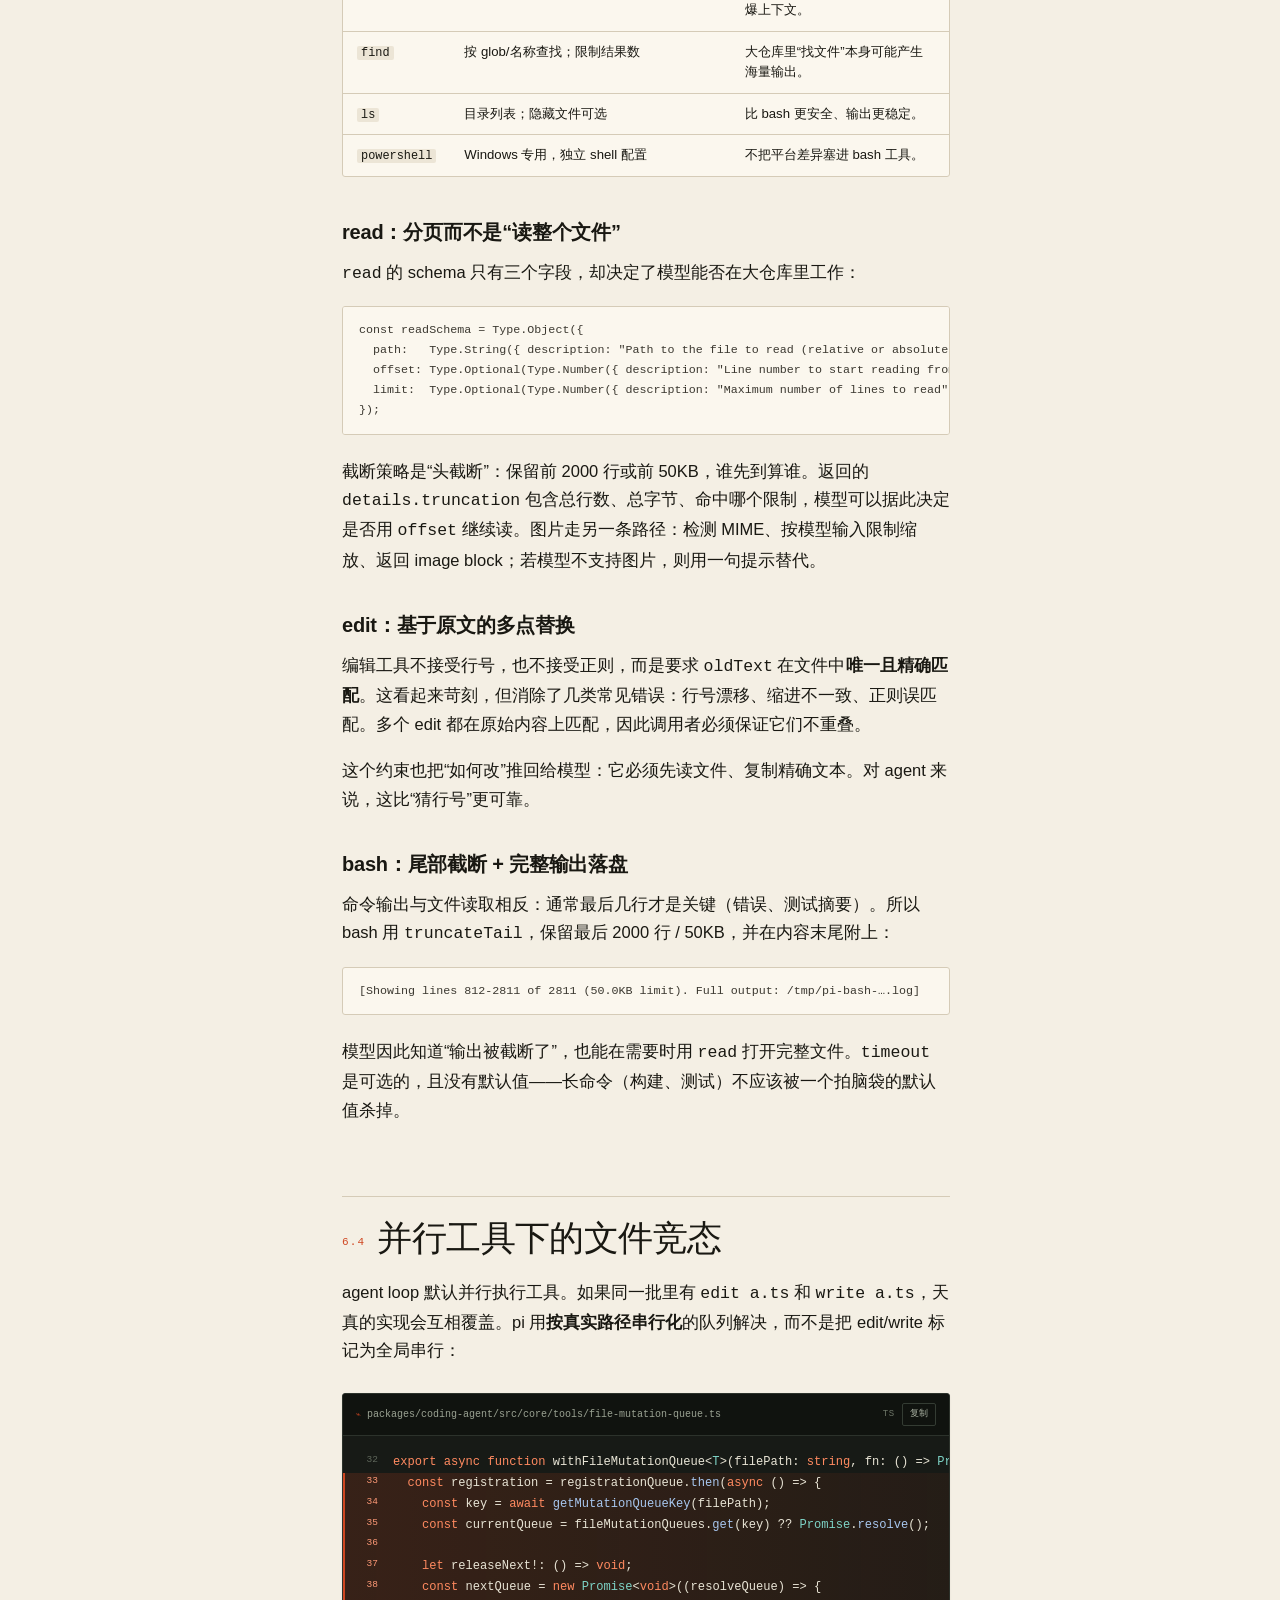
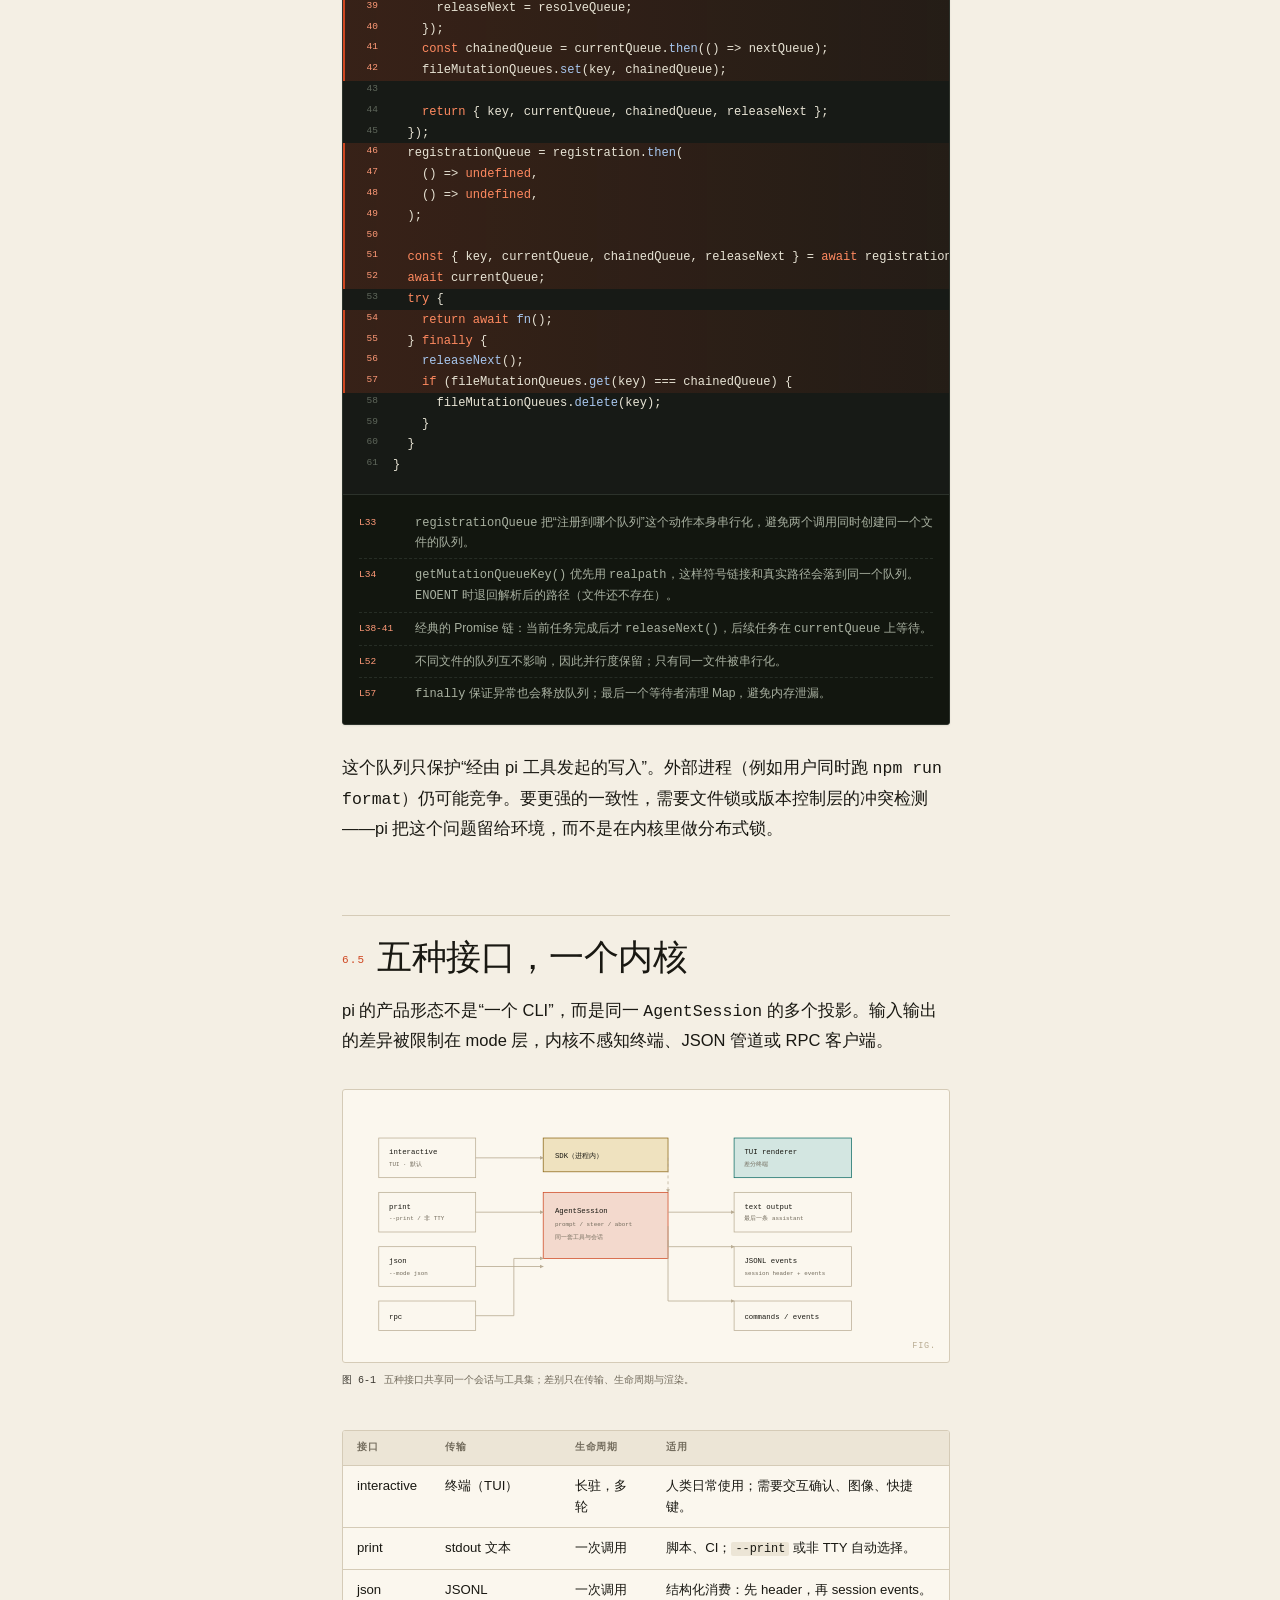
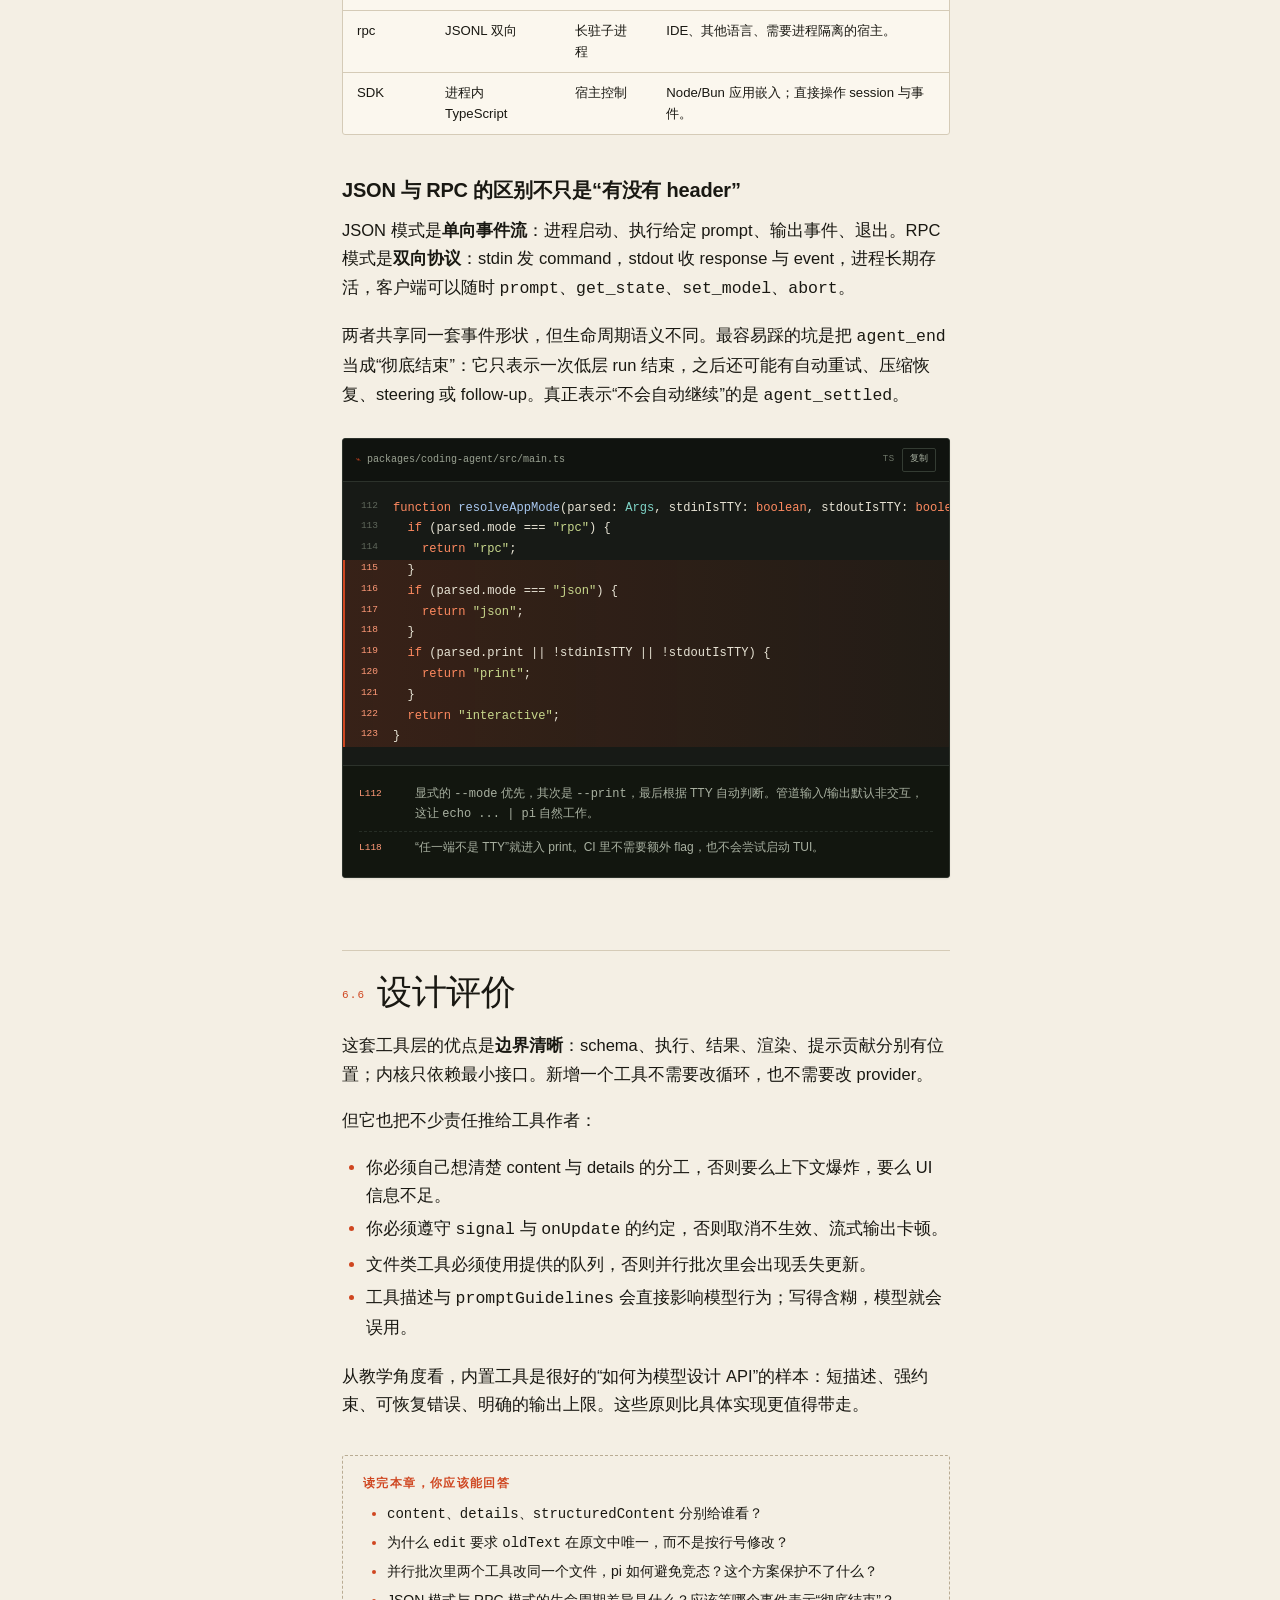
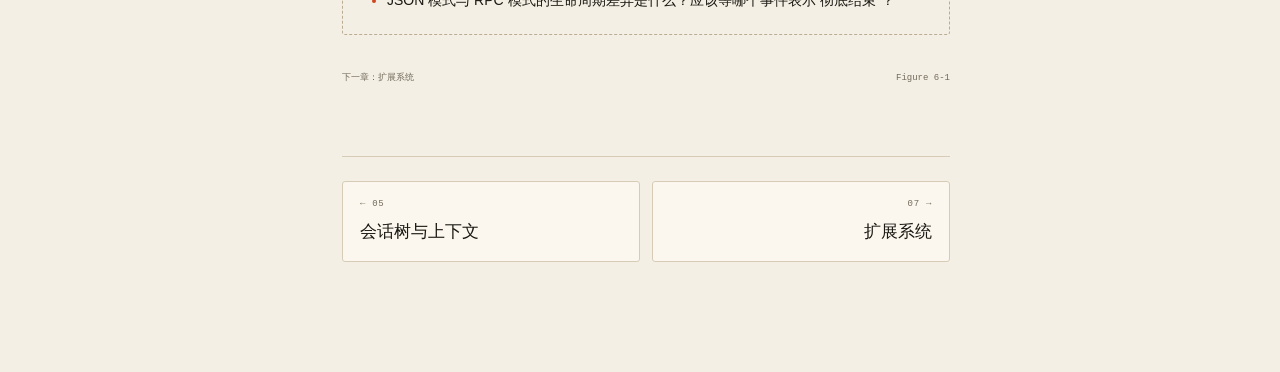
<file: 06-tools-interfaces.html>
<!doctype html>
<html lang="zh-CN" data-theme="light">
<head>
<meta charset="utf-8">
<meta name="viewport" content="width=device-width, initial-scale=1">
<title>06 · 工具与运行接口 — pi 源码之旅</title>
<meta name="description" content="pi 内置工具的设计、工具结果契约、文件变更队列、截断策略，以及 interactive/print/JSON/RPC/SDK 五种运行接口。">
<link rel="stylesheet" href="assets/css/site.css">
</head>
<body>

<div class="shell">
  <aside class="sidebar">
    <a class="brand" href="index.html">
      <span class="brand-mark">π</span>
      <span class="brand-text"><strong>pi 源码之旅</strong><span>agent harness field notes</span></span>
    </a>
    <div class="side-search"><input id="nav-search" type="search" placeholder="筛选章节…" aria-label="筛选章节"></div>
    <nav id="sidebar-nav" aria-label="章节导航"></nav>
    <div class="side-foot">
      <div>v1.4.0 · commit 531340f</div>
      <div>源码快照 2026-10-27</div>
      <div class="side-actions">
        <button class="icon-btn" data-theme-toggle type="button">☀ 日间</button>
        <button class="icon-btn" data-font-toggle type="button">Aa 宽度</button>
      </div>
      <div id="kbd-hint" style="margin-top:10px"></div>
    </div>
  </aside>

  <main class="main">
    <div class="read-progress" id="read-progress"><span></span></div>
    <div class="mobile-bar">
      <button class="icon-btn" data-nav-toggle type="button" aria-label="打开目录">☰ 目录</button>
      <span class="mb-title" id="mobile-title">工具与运行接口</span>
      <button class="icon-btn" data-theme-toggle type="button">☀</button>
    </div>

    <div class="page">
      <div class="page-inner">
        <article>
          <header class="chapter-head">
            <div class="chapter-mark">Chapter 06 · tools &amp; surfaces</div>
            <h1>工具是函数，<br>也是一份给模型的合同</h1>
            <p class="lead">在 pi 里，工具不是“能力插件”，而是三样东西的组合：给模型看的 schema 与说明、给运行时执行的函数、给 UI 的渲染器。这一章从 <code>AgentTool</code> 契约读到内置工具的实现细节，再看同一内核如何暴露成五种运行接口。</p>
            <div class="meta-row">
              <span>阅读约 30 分钟</span>
              <span>关键文件 6 个</span>
              <span>工具链 + 接口矩阵</span>
            </div>
          </header>

          <h2 id="contract"><span class="h2-num">6.1</span>AgentTool：最小执行契约</h2>
          <p><code>AgentTool</code> 只比“带 schema 的函数”多几个可选字段。它刻意保持小，因为这是扩展作者与内核之间的稳定边界。</p>

          <div class="code-panel" data-file="packages/agent/src/types.ts" data-lang="ts" data-start="466" data-highlight="3-8,13-22,24-28,30-33">
            <div class="code-head">
              <span class="path">packages/agent/src/types.ts</span>
              <span class="right"><span class="lang">ts</span><button class="copy-btn" type="button">复制</button></span>
            </div>
            <script type="text/plain" class="src">
export interface AgentTool<TParameters extends TSchema = TSchema, TDetails = any> extends Tool<TParameters> {
	/** Human-readable label for UI display. */
	label: string;
	/**
	 * Optional compatibility shim for raw tool-call arguments before schema validation.
	 * Must return an object that matches `TParameters`.
	 */
	prepareArguments?: (args: unknown) => Static<TParameters>;
	/**
	 * JSON Schema of `structuredContent` in successful results. Tools that declare it should always
	 * set `structuredContent`.
	 */
	outputSchema?: TSchema;
	/**
	 * Execute the tool call. Throw on failure, or return a result with `isError: true`; do not only
	 * describe the failure in `content`.
	 */
	execute: (
		toolCallId: string,
		params: Static<TParameters>,
		signal?: AbortSignal,
		onUpdate?: AgentToolUpdateCallback<TDetails>,
	) => Promise<AgentToolResult<TDetails>>;
	/** Recovery policy for an effect whose durable intent exists but whose outcome is unknown. */
	replay?: "never" | "safe";
	/**
	 * Per-tool execution mode override.
	 * - "sequential": this tool must execute one at a time with other tool calls.
	 * - "parallel": this tool can execute concurrently with other tool calls.
	 *
	 * If omitted, the default execution mode applies.
	 */
	executionMode?: ToolExecutionMode;
}
            </script>
            <ul class="code-notes">
              <li><b>L466</b><span>继承自 <code>Tool</code>，后者提供 <code>name</code>、<code>description</code>、<code>parameters</code>（TypeBox schema）。这四个字段就是模型看到的合同。</span></li>
              <li><b>L473</b><span><code>prepareArguments</code> 在 schema 校验<strong>之前</strong>运行，用来兼容模型发来的畸形参数（JSON 字符串、别名、缺省包装）。</span></li>
              <li><b>L483</b><span><code>execute</code> 拿到的是已校验、已规范化的参数，不需要再防御类型。</span></li>
              <li><b>L486</b><span><code>signal</code> 用于协作式取消；工具应把它传给子进程/网络请求，而不是忽略。</span></li>
              <li><b>L490</b><span><code>replay</code> 是给持久化执行/恢复用的：有副作用且结果未知的工具应标 <code>"never"</code>，避免自动重放。</span></li>
              <li><b>L498</b><span><code>executionMode: "sequential"</code> 会让整个批次降级为串行，用于有共享状态的工具。</span></li>
            </ul>
          </div>

          <p>产品层还有更丰富的 <code>ToolDefinition</code>：它多了 <code>promptSnippet</code>、<code>promptGuidelines</code>、<code>renderCall</code>、<code>renderResult</code>、<code>exposure</code>、<code>constrainedSampling</code> 等。内核只认 <code>AgentTool</code>；这些产品字段在装配时被消费——提示进入系统提示，渲染器进入 TUI，schema 进入 provider 请求。</p>

          <h2 id="results"><span class="h2-num">6.2</span>工具结果：一份结果，三种读者</h2>
          <p><code>AgentToolResult</code> 的字段分工，是 pi 工具设计里最值得借鉴的部分：</p>

          <div class="table-wrap">
            <table>
              <thead><tr><th>字段</th><th>读者</th><th>是否进上下文</th><th>用途</th></tr></thead>
              <tbody>
                <tr><td><code>content</code></td><td>模型</td><td>是</td><td>文本/图片。应当简洁，只包含模型决策所需信息。</td></tr>
                <tr><td><code>details</code></td><td>UI / 扩展 / 日志</td><td>否</td><td>完整结构，例如 diff、截断信息、文件列表。</td></tr>
                <tr><td><code>structuredContent</code></td><td>程序调用者</td><td>否</td><td>匹配 <code>outputSchema</code> 的机器可读结果，codemode 直接消费。</td></tr>
                <tr><td><code>usage</code></td><td>计费</td><td>否</td><td>工具内部调用模型的花费（如子 agent）。</td></tr>
                <tr><td><code>isError</code></td><td>模型 / 循环</td><td>是（标记）</td><td>让失败成为可重试的上下文，而不是异常。</td></tr>
                <tr><td><code>terminate</code></td><td>循环</td><td>否</td><td>整批一致时提前结束自动续跑。</td></tr>
              </tbody>
            </table>
          </div>

          <div class="callout tip">
            <div class="callout-title">实践建议</div>
            <p>写工具时先问：<strong>模型需要看到多少？</strong> 例如 <code>grep</code> 的 details 可以包含全部命中，content 只给前 N 条加一句“还有 237 条，可用 offset 继续”。这比把几万行塞进上下文更能让模型做对下一步。</p>
          </div>

          <h2 id="builtins"><span class="h2-num">6.3</span>八个内置工具的设计取舍</h2>
          <p>pi 的内置工具刻意保持“Unix 小工具”风格，而不是提供一个万能 <code>computer</code> 工具。默认集合是：<code>read</code>、<code>bash</code>、<code>edit</code>、<code>write</code>、<code>grep</code>、<code>find</code>、<code>ls</code>，Windows 上还有 <code>powershell</code>。</p>

          <div class="table-wrap">
            <table>
              <thead><tr><th>工具</th><th>关键设计</th><th>为什么</th></tr></thead>
              <tbody>
                <tr><td><code>read</code></td><td>offset/limit 分页；图片自动缩放；默认最多 2000 行 / 50KB</td><td>大文件不能一次塞满上下文；图片要按模型限制缩放。</td></tr>
                <tr><td><code>edit</code></td><td>多个 <code>oldText/newText</code>，全部基于<strong>原始文件</strong>匹配；不重叠</td><td>一次调用完成多处修改，减少往返；避免增量匹配的歧义。</td></tr>
                <tr><td><code>write</code></td><td>整文件覆盖；自动建父目录；走文件队列</td><td>适合新建或完整重写，不适合局部修改。</td></tr>
                <tr><td><code>bash</code></td><td>合并 stdout/stderr；可流式更新；尾部截断；完整输出存临时文件</td><td>命令输出通常“最后几行最重要”；截断后仍能给出完整路径。</td></tr>
                <tr><td><code>grep</code></td><td>按行截断（默认 500 字符）；结果分页</td><td>避免单行超长（压缩后的 JS）撑爆上下文。</td></tr>
                <tr><td><code>find</code></td><td>按 glob/名称查找；限制结果数</td><td>大仓库里“找文件”本身可能产生海量输出。</td></tr>
                <tr><td><code>ls</code></td><td>目录列表；隐藏文件可选</td><td>比 bash 更安全、输出更稳定。</td></tr>
                <tr><td><code>powershell</code></td><td>Windows 专用，独立 shell 配置</td><td>不把平台差异塞进 bash 工具。</td></tr>
              </tbody>
            </table>
          </div>

          <h3>read：分页而不是“读整个文件”</h3>
          <p><code>read</code> 的 schema 只有三个字段，却决定了模型能否在大仓库里工作：</p>
          <pre class="plain-tree">const readSchema = Type.Object({
  path:   Type.String({ description: "Path to the file to read (relative or absolute)" }),
  offset: Type.Optional(Type.Number({ description: "Line number to start reading from (1-indexed)" })),
  limit:  Type.Optional(Type.Number({ description: "Maximum number of lines to read" })),
});</pre>
          <p>截断策略是“头截断”：保留前 2000 行或前 50KB，谁先到算谁。返回的 <code>details.truncation</code> 包含总行数、总字节、命中哪个限制，模型可以据此决定是否用 <code>offset</code> 继续读。图片走另一条路径：检测 MIME、按模型输入限制缩放、返回 image block；若模型不支持图片，则用一句提示替代。</p>

          <h3>edit：基于原文的多点替换</h3>
          <p>编辑工具不接受行号，也不接受正则，而是要求 <code>oldText</code> 在文件中<strong>唯一且精确匹配</strong>。这看起来苛刻，但消除了几类常见错误：行号漂移、缩进不一致、正则误匹配。多个 edit 都在原始内容上匹配，因此调用者必须保证它们不重叠。</p>
          <p>这个约束也把“如何改”推回给模型：它必须先读文件、复制精确文本。对 agent 来说，这比“猜行号”更可靠。</p>

          <h3>bash：尾部截断 + 完整输出落盘</h3>
          <p>命令输出与文件读取相反：通常最后几行才是关键（错误、测试摘要）。所以 bash 用 <code>truncateTail</code>，保留最后 2000 行 / 50KB，并在内容末尾附上：</p>
          <pre class="plain-tree">[Showing lines 812-2811 of 2811 (50.0KB limit). Full output: /tmp/pi-bash-….log]</pre>
          <p>模型因此知道“输出被截断了”，也能在需要时用 <code>read</code> 打开完整文件。<code>timeout</code> 是可选的，且没有默认值——长命令（构建、测试）不应该被一个拍脑袋的默认值杀掉。</p>

          <h2 id="queue"><span class="h2-num">6.4</span>并行工具下的文件竞态</h2>
          <p>agent loop 默认并行执行工具。如果同一批里有 <code>edit a.ts</code> 和 <code>write a.ts</code>，天真的实现会互相覆盖。pi 用<strong>按真实路径串行化</strong>的队列解决，而不是把 edit/write 标记为全局串行：</p>

          <div class="code-panel" data-file="packages/coding-agent/src/core/tools/file-mutation-queue.ts" data-lang="ts" data-start="32" data-highlight="2-11,15-21,23-26">
            <div class="code-head">
              <span class="path">packages/coding-agent/src/core/tools/file-mutation-queue.ts</span>
              <span class="right"><span class="lang">ts</span><button class="copy-btn" type="button">复制</button></span>
            </div>
            <script type="text/plain" class="src">
export async function withFileMutationQueue<T>(filePath: string, fn: () => Promise<T>): Promise<T> {
	const registration = registrationQueue.then(async () => {
		const key = await getMutationQueueKey(filePath);
		const currentQueue = fileMutationQueues.get(key) ?? Promise.resolve();

		let releaseNext!: () => void;
		const nextQueue = new Promise<void>((resolveQueue) => {
			releaseNext = resolveQueue;
		});
		const chainedQueue = currentQueue.then(() => nextQueue);
		fileMutationQueues.set(key, chainedQueue);

		return { key, currentQueue, chainedQueue, releaseNext };
	});
	registrationQueue = registration.then(
		() => undefined,
		() => undefined,
	);

	const { key, currentQueue, chainedQueue, releaseNext } = await registration;
	await currentQueue;
	try {
		return await fn();
	} finally {
		releaseNext();
		if (fileMutationQueues.get(key) === chainedQueue) {
			fileMutationQueues.delete(key);
		}
	}
}
            </script>
            <ul class="code-notes">
              <li><b>L33</b><span><code>registrationQueue</code> 把“注册到哪个队列”这个动作本身串行化，避免两个调用同时创建同一个文件的队列。</span></li>
              <li><b>L34</b><span><code>getMutationQueueKey()</code> 优先用 <code>realpath</code>，这样符号链接和真实路径会落到同一个队列。<code>ENOENT</code> 时退回解析后的路径（文件还不存在）。</span></li>
              <li><b>L38-41</b><span>经典的 Promise 链：当前任务完成后才 <code>releaseNext()</code>，后续任务在 <code>currentQueue</code> 上等待。</span></li>
              <li><b>L52</b><span>不同文件的队列互不影响，因此并行度保留；只有同一文件被串行化。</span></li>
              <li><b>L57</b><span><code>finally</code> 保证异常也会释放队列；最后一个等待者清理 Map，避免内存泄漏。</span></li>
            </ul>
          </div>

          <p>这个队列只保护“经由 pi 工具发起的写入”。外部进程（例如用户同时跑 <code>npm run format</code>）仍可能竞争。要更强的一致性，需要文件锁或版本控制层的冲突检测——pi 把这个问题留给环境，而不是在内核里做分布式锁。</p>

          <h2 id="surfaces"><span class="h2-num">6.5</span>五种接口，一个内核</h2>
          <p>pi 的产品形态不是“一个 CLI”，而是同一 <code>AgentSession</code> 的多个投影。输入输出的差异被限制在 mode 层，内核不感知终端、JSON 管道或 RPC 客户端。</p>

          <figure class="figure reveal">
            <div class="figure-frame">
              <svg viewBox="0 0 760 300" role="img" aria-label="五种运行接口共享内核">
                <defs>
                  <marker id="s6" viewBox="0 0 8 8" refX="7" refY="4" markerWidth="5" markerHeight="5" orient="auto">
                    <path d="M0,0 L8,4 L0,8 z" fill="var(--rule-strong)"></path>
                  </marker>
                </defs>
                <rect class="dg-box" x="16" y="30" width="132" height="54"></rect>
                <text class="dg-label" x="30" y="52">interactive</text>
                <text class="dg-sub" x="30" y="68">TUI · 默认</text>

                <rect class="dg-box" x="16" y="104" width="132" height="54"></rect>
                <text class="dg-label" x="30" y="126">print</text>
                <text class="dg-sub" x="30" y="142">--print / 非 TTY</text>

                <rect class="dg-box" x="16" y="178" width="132" height="54"></rect>
                <text class="dg-label" x="30" y="200">json</text>
                <text class="dg-sub" x="30" y="216">--mode json</text>

                <rect class="dg-box" x="16" y="252" width="132" height="40"></rect>
                <text class="dg-label" x="30" y="277">rpc</text>

                <rect class="dg-box-accent" x="240" y="104" width="170" height="90"></rect>
                <text class="dg-label" x="256" y="132">AgentSession</text>
                <text class="dg-sub" x="256" y="150">prompt / steer / abort</text>
                <text class="dg-sub" x="256" y="168">同一套工具与会话</text>

                <rect class="dg-box-teal" x="500" y="30" width="160" height="54"></rect>
                <text class="dg-label" x="514" y="52">TUI renderer</text>
                <text class="dg-sub" x="514" y="68">差分终端</text>

                <rect class="dg-box" x="500" y="104" width="160" height="54"></rect>
                <text class="dg-label" x="514" y="126">text output</text>
                <text class="dg-sub" x="514" y="142">最后一条 assistant</text>

                <rect class="dg-box" x="500" y="178" width="160" height="54"></rect>
                <text class="dg-label" x="514" y="200">JSONL events</text>
                <text class="dg-sub" x="514" y="216">session header + events</text>

                <rect class="dg-box" x="500" y="252" width="160" height="40"></rect>
                <text class="dg-label" x="514" y="277">commands / events</text>

                <rect class="dg-box-ochre" x="240" y="30" width="170" height="46"></rect>
                <text class="dg-label" x="256" y="57">SDK（进程内）</text>

                <path class="dg-line" d="M148 57 H240" marker-end="url(#s6)"></path>
                <path class="dg-line" d="M148 131 H240" marker-end="url(#s6)"></path>
                <path class="dg-line" d="M148 205 H240" marker-end="url(#s6)"></path>
                <path class="dg-line" d="M148 272 H200 V194 H240" marker-end="url(#s6)"></path>
                <path class="dg-line-dash" d="M410 57 V104" marker-end="url(#s6)"></path>
                <path class="dg-line" d="M410 131 H500" marker-end="url(#s6)"></path>
                <path class="dg-line" d="M410 150 V178 H500" marker-end="url(#s6)"></path>
                <path class="dg-line" d="M410 169 V252 H500" marker-end="url(#s6)"></path>
              </svg>
            </div>
            <figcaption class="figcap"><b>图 6-1</b> 五种接口共享同一个会话与工具集；差别只在传输、生命周期与渲染。</figcaption>
          </figure>

          <div class="table-wrap">
            <table>
              <thead><tr><th>接口</th><th>传输</th><th>生命周期</th><th>适用</th></tr></thead>
              <tbody>
                <tr><td>interactive</td><td>终端（TUI）</td><td>长驻，多轮</td><td>人类日常使用；需要交互确认、图像、快捷键。</td></tr>
                <tr><td>print</td><td>stdout 文本</td><td>一次调用</td><td>脚本、CI；<code>--print</code> 或非 TTY 自动选择。</td></tr>
                <tr><td>json</td><td>JSONL</td><td>一次调用</td><td>结构化消费：先 header，再 session events。</td></tr>
                <tr><td>rpc</td><td>JSONL 双向</td><td>长驻子进程</td><td>IDE、其他语言、需要进程隔离的宿主。</td></tr>
                <tr><td>SDK</td><td>进程内 TypeScript</td><td>宿主控制</td><td>Node/Bun 应用嵌入；直接操作 session 与事件。</td></tr>
              </tbody>
            </table>
          </div>

          <h3>JSON 与 RPC 的区别不只是“有没有 header”</h3>
          <p>JSON 模式是<strong>单向事件流</strong>：进程启动、执行给定 prompt、输出事件、退出。RPC 模式是<strong>双向协议</strong>：stdin 发 command，stdout 收 response 与 event，进程长期存活，客户端可以随时 <code>prompt</code>、<code>get_state</code>、<code>set_model</code>、<code>abort</code>。</p>
          <p>两者共享同一套事件形状，但生命周期语义不同。最容易踩的坑是把 <code>agent_end</code> 当成“彻底结束”：它只表示一次低层 run 结束，之后还可能有自动重试、压缩恢复、steering 或 follow-up。真正表示“不会自动继续”的是 <code>agent_settled</code>。</p>

          <div class="code-panel" data-file="packages/coding-agent/src/main.ts" data-lang="ts" data-start="112" data-highlight="4-12">
            <div class="code-head">
              <span class="path">packages/coding-agent/src/main.ts</span>
              <span class="right"><span class="lang">ts</span><button class="copy-btn" type="button">复制</button></span>
            </div>
            <script type="text/plain" class="src">
function resolveAppMode(parsed: Args, stdinIsTTY: boolean, stdoutIsTTY: boolean): AppMode {
	if (parsed.mode === "rpc") {
		return "rpc";
	}
	if (parsed.mode === "json") {
		return "json";
	}
	if (parsed.print || !stdinIsTTY || !stdoutIsTTY) {
		return "print";
	}
	return "interactive";
}
            </script>
            <ul class="code-notes">
              <li><b>L112</b><span>显式的 <code>--mode</code> 优先，其次是 <code>--print</code>，最后根据 TTY 自动判断。管道输入/输出默认非交互，这让 <code>echo ... | pi</code> 自然工作。</span></li>
              <li><b>L118</b><span>“任一端不是 TTY”就进入 print。CI 里不需要额外 flag，也不会尝试启动 TUI。</span></li>
            </ul>
          </div>

          <h2 id="critique"><span class="h2-num">6.6</span>设计评价</h2>
          <p>这套工具层的优点是<strong>边界清晰</strong>：schema、执行、结果、渲染、提示贡献分别有位置；内核只依赖最小接口。新增一个工具不需要改循环，也不需要改 provider。</p>
          <p>但它也把不少责任推给工具作者：</p>
          <ul>
            <li>你必须自己想清楚 content 与 details 的分工，否则要么上下文爆炸，要么 UI 信息不足。</li>
            <li>你必须遵守 <code>signal</code> 与 <code>onUpdate</code> 的约定，否则取消不生效、流式输出卡顿。</li>
            <li>文件类工具必须使用提供的队列，否则并行批次里会出现丢失更新。</li>
            <li>工具描述与 <code>promptGuidelines</code> 会直接影响模型行为；写得含糊，模型就会误用。</li>
          </ul>
          <p>从教学角度看，内置工具是很好的“如何为模型设计 API”的样本：短描述、强约束、可恢复错误、明确的输出上限。这些原则比具体实现更值得带走。</p>

          <div class="checkpoint">
            <h4>读完本章，你应该能回答</h4>
            <ul>
              <li><code>content</code>、<code>details</code>、<code>structuredContent</code> 分别给谁看？</li>
              <li>为什么 <code>edit</code> 要求 <code>oldText</code> 在原文中唯一，而不是按行号修改？</li>
              <li>并行批次里两个工具改同一个文件，pi 如何避免竞态？这个方案保护不了什么？</li>
              <li>JSON 模式与 RPC 模式的生命周期差异是什么？应该等哪个事件表示“彻底结束”？</li>
            </ul>
          </div>

          <div class="footer-note">
            <span>下一章：扩展系统</span>
            <span>Figure 6-1</span>
          </div>
          <nav class="footer-nav" id="footer-nav"></nav>
        </article>
      </div>
      <aside class="toc"><div class="toc-inner" id="toc-nav"></div></aside>
    </div>
  </main>
</div>

<script src="assets/js/site.js"></script>
</body>
</html>
</file>
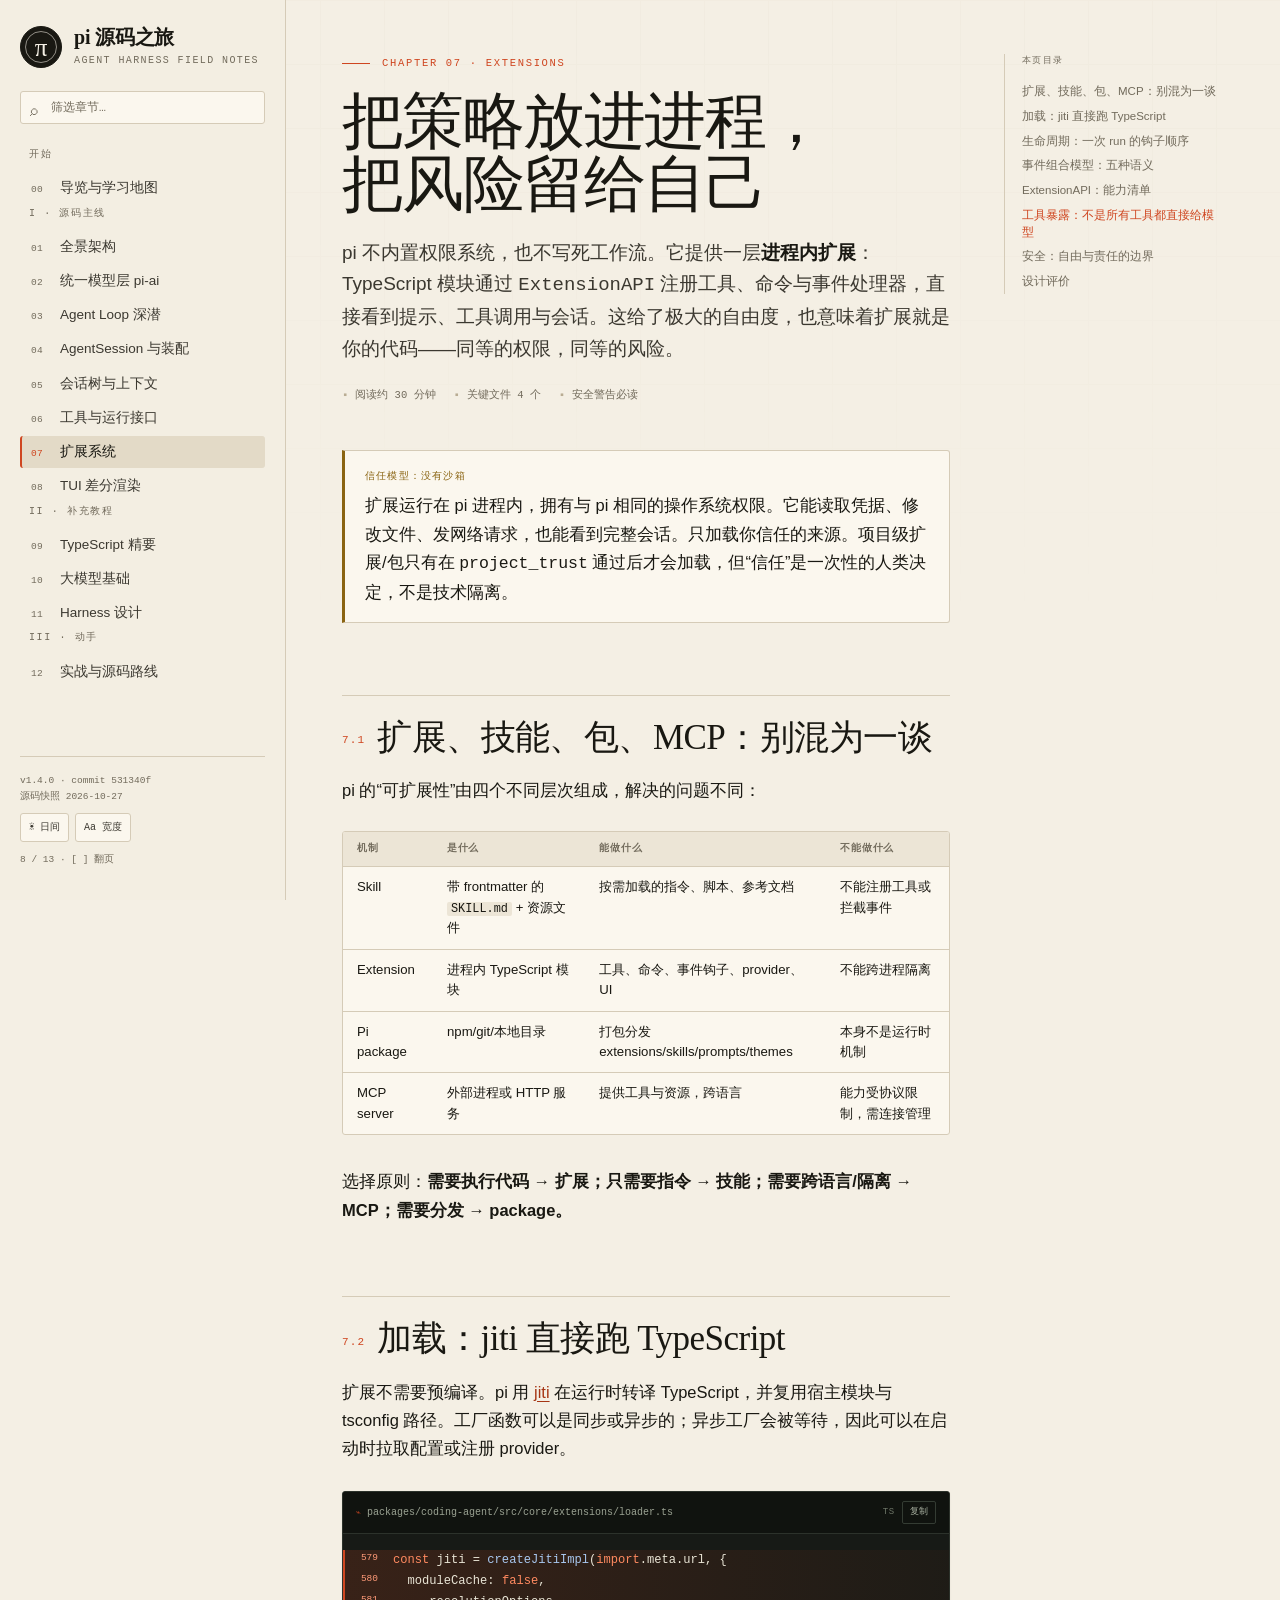
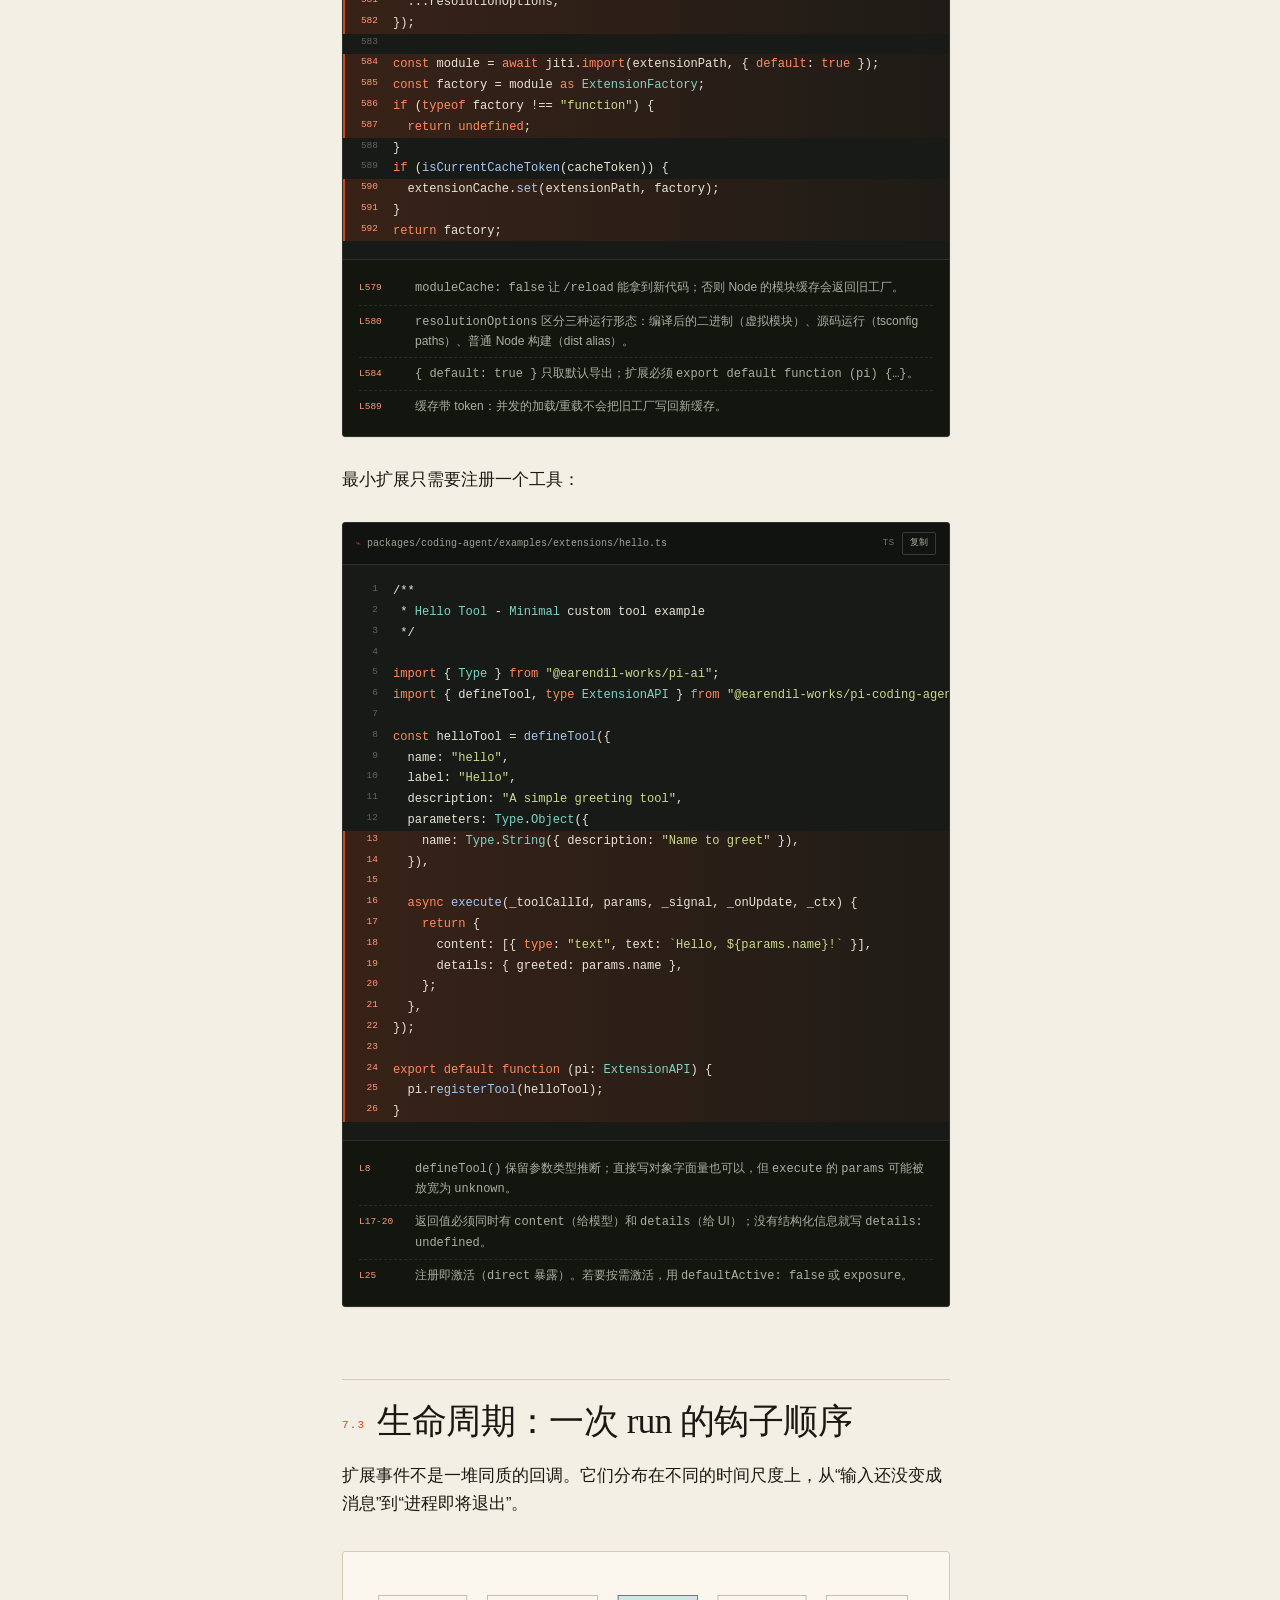
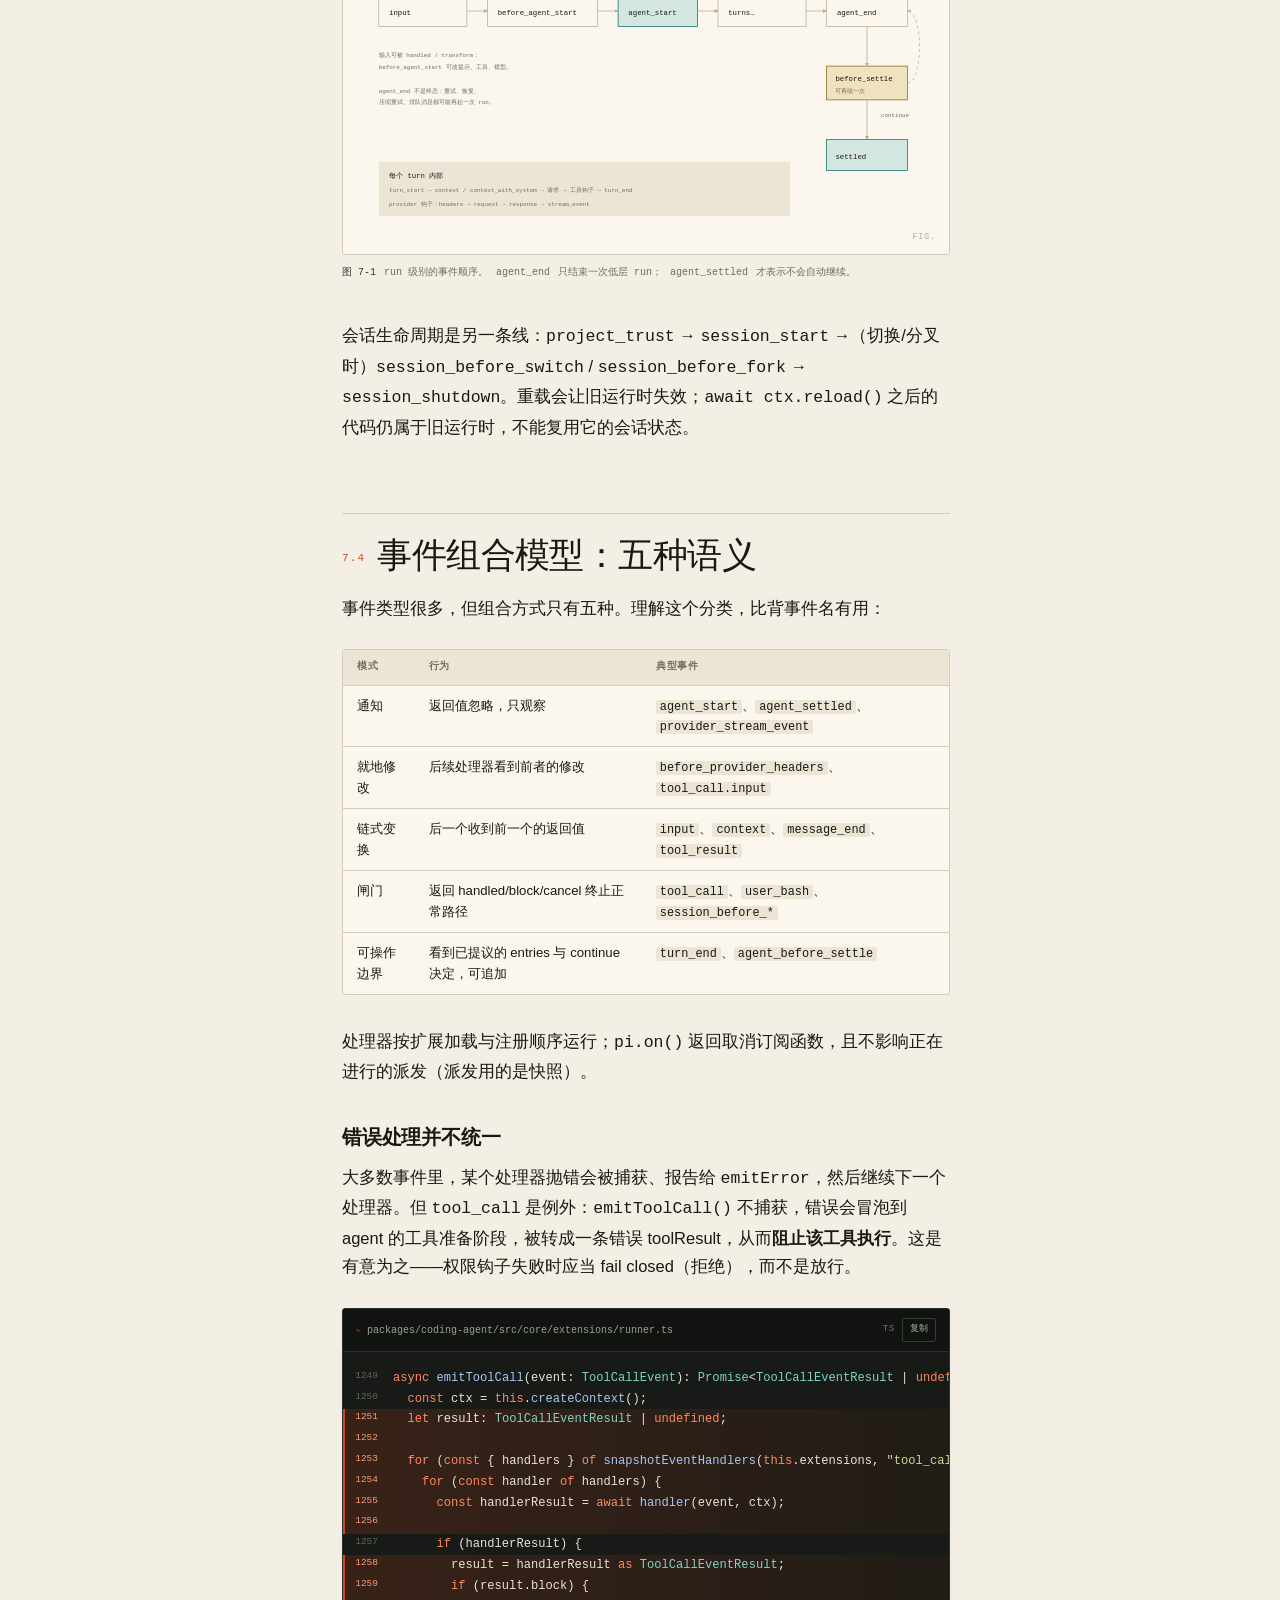
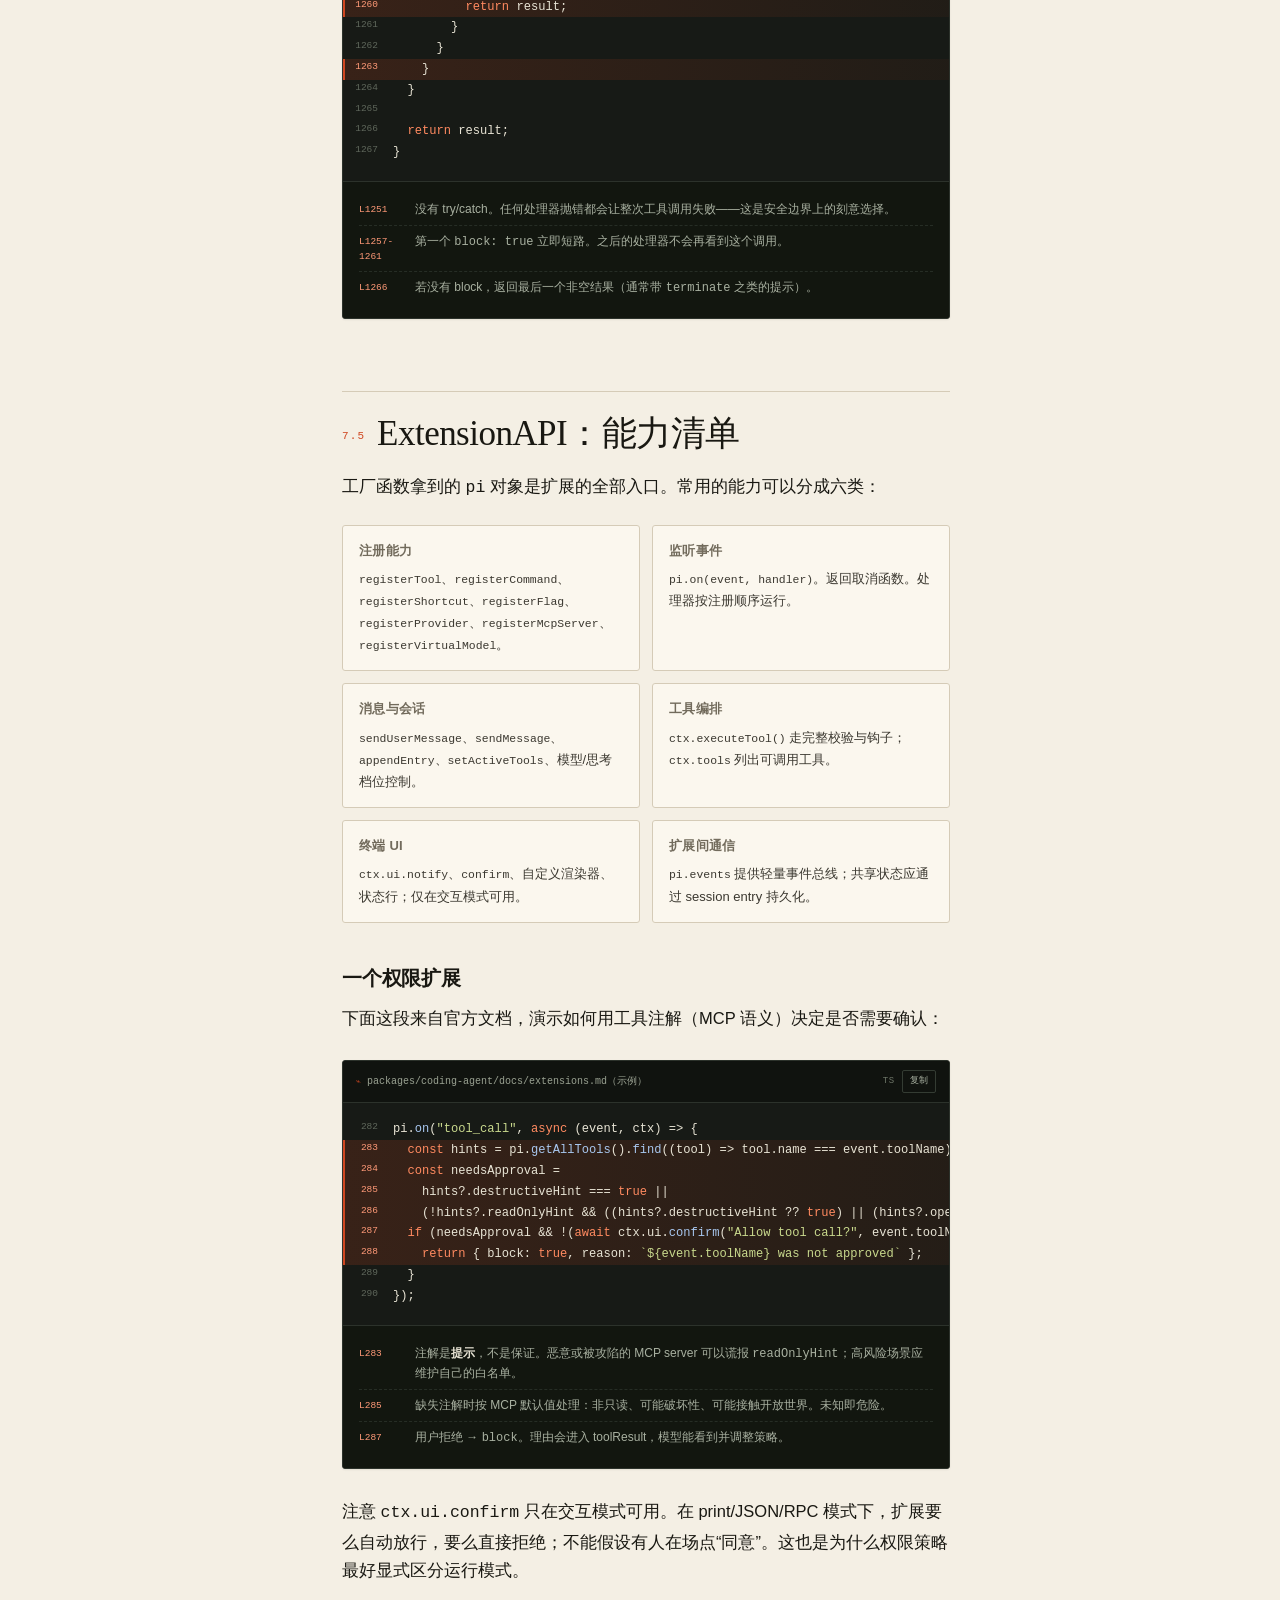
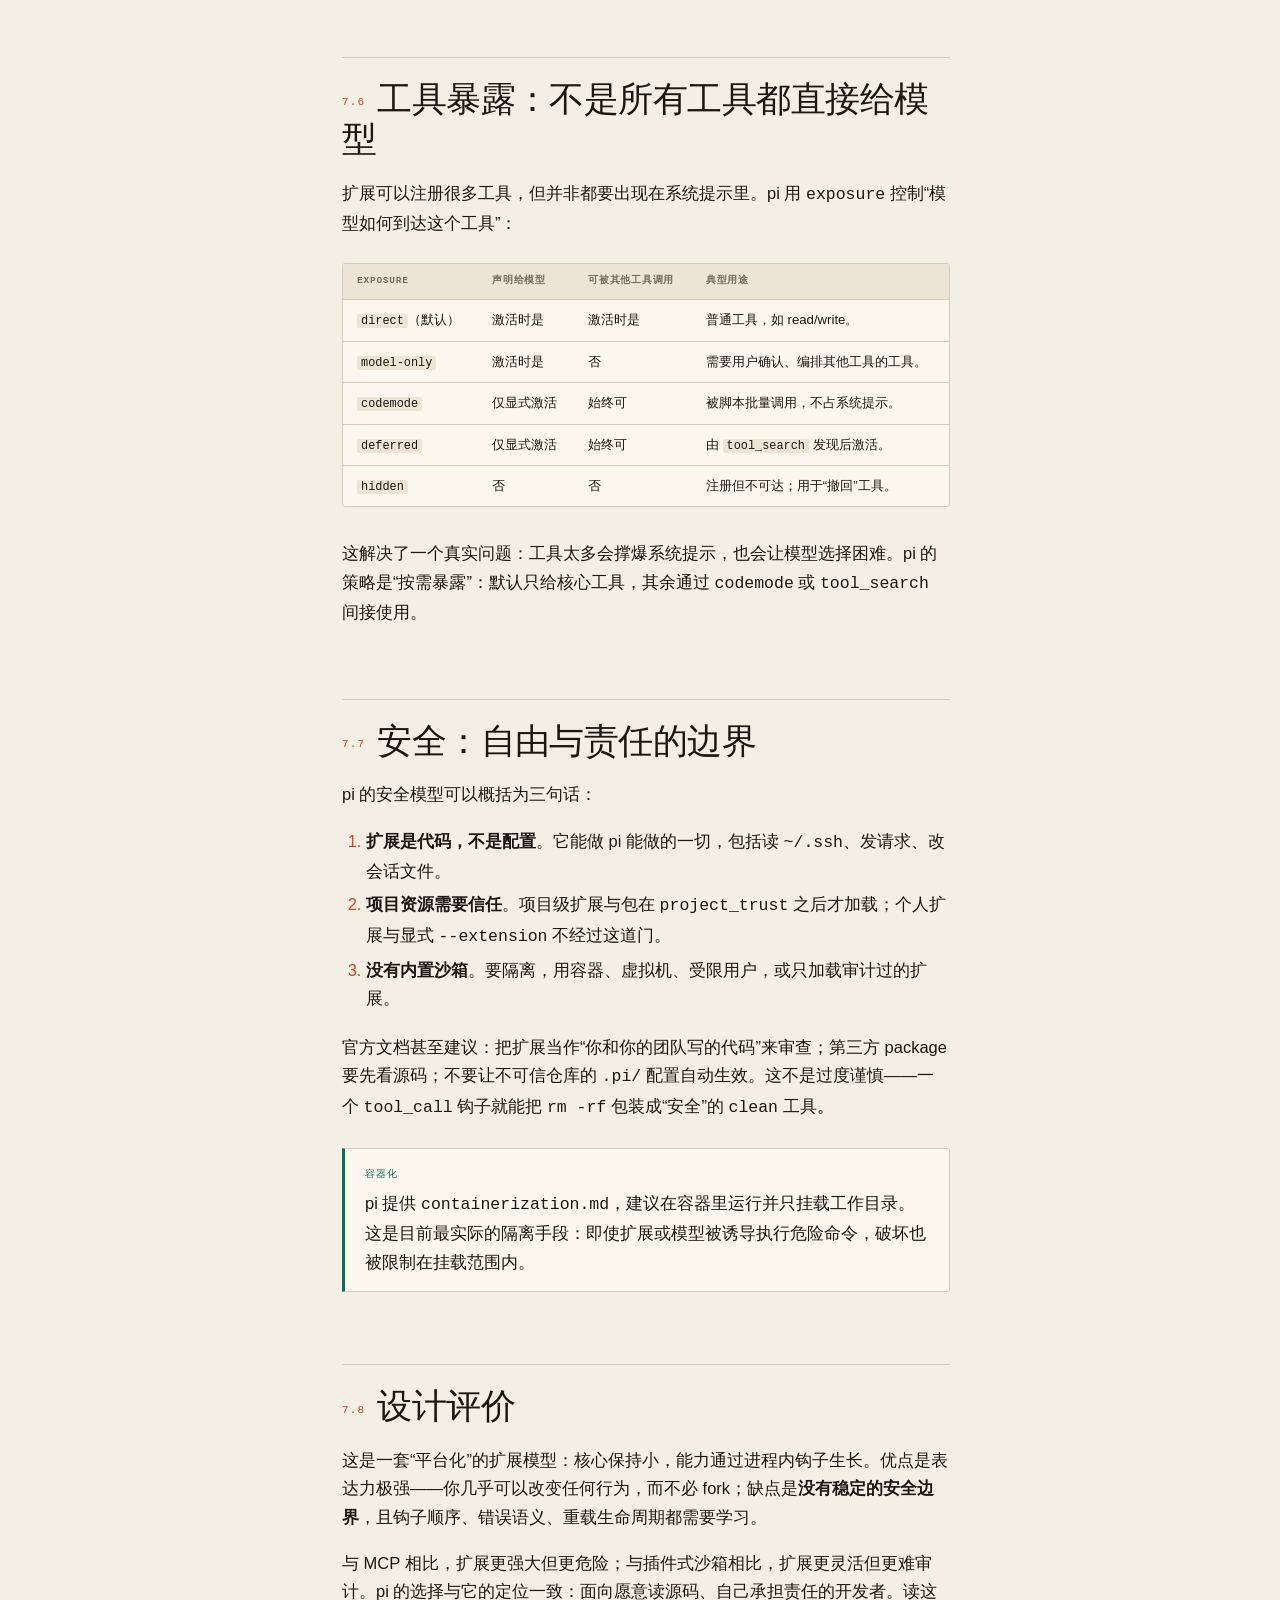
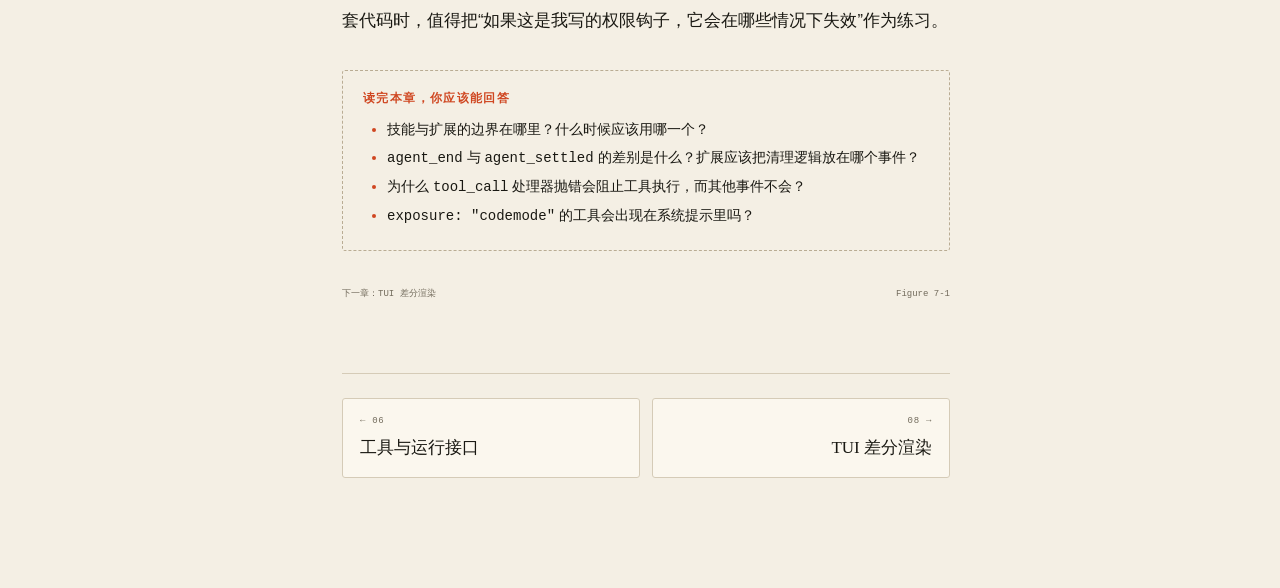
<file: 07-extensions.html>
<!doctype html>
<html lang="zh-CN" data-theme="light">
<head>
<meta charset="utf-8">
<meta name="viewport" content="width=device-width, initial-scale=1">
<title>07 · 扩展系统 — pi 源码之旅</title>
<meta name="description" content="pi 扩展的加载、生命周期、事件组合模型、ExtensionAPI、技能、Pi packages、MCP 与进程内信任模型。">
<link rel="stylesheet" href="assets/css/site.css">
</head>
<body>

<div class="shell">
  <aside class="sidebar">
    <a class="brand" href="index.html">
      <span class="brand-mark">π</span>
      <span class="brand-text"><strong>pi 源码之旅</strong><span>agent harness field notes</span></span>
    </a>
    <div class="side-search"><input id="nav-search" type="search" placeholder="筛选章节…" aria-label="筛选章节"></div>
    <nav id="sidebar-nav" aria-label="章节导航"></nav>
    <div class="side-foot">
      <div>v1.4.0 · commit 531340f</div>
      <div>源码快照 2026-10-27</div>
      <div class="side-actions">
        <button class="icon-btn" data-theme-toggle type="button">☀ 日间</button>
        <button class="icon-btn" data-font-toggle type="button">Aa 宽度</button>
      </div>
      <div id="kbd-hint" style="margin-top:10px"></div>
    </div>
  </aside>

  <main class="main">
    <div class="read-progress" id="read-progress"><span></span></div>
    <div class="mobile-bar">
      <button class="icon-btn" data-nav-toggle type="button" aria-label="打开目录">☰ 目录</button>
      <span class="mb-title" id="mobile-title">扩展系统</span>
      <button class="icon-btn" data-theme-toggle type="button">☀</button>
    </div>

    <div class="page">
      <div class="page-inner">
        <article>
          <header class="chapter-head">
            <div class="chapter-mark">Chapter 07 · extensions</div>
            <h1>把策略放进进程，<br>把风险留给自己</h1>
            <p class="lead">pi 不内置权限系统，也不写死工作流。它提供一层<strong>进程内扩展</strong>：TypeScript 模块通过 <code>ExtensionAPI</code> 注册工具、命令与事件处理器，直接看到提示、工具调用与会话。这给了极大的自由度，也意味着扩展就是你的代码——同等的权限，同等的风险。</p>
            <div class="meta-row">
              <span>阅读约 30 分钟</span>
              <span>关键文件 4 个</span>
              <span>安全警告必读</span>
            </div>
          </header>

          <div class="callout warn">
            <div class="callout-title">信任模型：没有沙箱</div>
            <p>扩展运行在 pi 进程内，拥有与 pi 相同的操作系统权限。它能读取凭据、修改文件、发网络请求，也能看到完整会话。只加载你信任的来源。项目级扩展/包只有在 <code>project_trust</code> 通过后才会加载，但“信任”是一次性的人类决定，不是技术隔离。</p>
          </div>

          <h2 id="what"><span class="h2-num">7.1</span>扩展、技能、包、MCP：别混为一谈</h2>
          <p>pi 的“可扩展性”由四个不同层次组成，解决的问题不同：</p>

          <div class="table-wrap">
            <table>
              <thead><tr><th>机制</th><th>是什么</th><th>能做什么</th><th>不能做什么</th></tr></thead>
              <tbody>
                <tr><td>Skill</td><td>带 frontmatter 的 <code>SKILL.md</code> + 资源文件</td><td>按需加载的指令、脚本、参考文档</td><td>不能注册工具或拦截事件</td></tr>
                <tr><td>Extension</td><td>进程内 TypeScript 模块</td><td>工具、命令、事件钩子、provider、UI</td><td>不能跨进程隔离</td></tr>
                <tr><td>Pi package</td><td>npm/git/本地目录</td><td>打包分发 extensions/skills/prompts/themes</td><td>本身不是运行时机制</td></tr>
                <tr><td>MCP server</td><td>外部进程或 HTTP 服务</td><td>提供工具与资源，跨语言</td><td>能力受协议限制，需连接管理</td></tr>
              </tbody>
            </table>
          </div>

          <p>选择原则：<strong>需要执行代码 → 扩展；只需要指令 → 技能；需要跨语言/隔离 → MCP；需要分发 → package。</strong></p>

          <h2 id="loading"><span class="h2-num">7.2</span>加载：jiti 直接跑 TypeScript</h2>
          <p>扩展不需要预编译。pi 用 <a href="https://github.com/unjs/jiti">jiti</a> 在运行时转译 TypeScript，并复用宿主模块与 tsconfig 路径。工厂函数可以是同步或异步的；异步工厂会被等待，因此可以在启动时拉取配置或注册 provider。</p>

          <div class="code-panel" data-file="packages/coding-agent/src/core/extensions/loader.ts" data-lang="ts" data-start="579" data-highlight="1-4,6-9,12-14">
            <div class="code-head">
              <span class="path">packages/coding-agent/src/core/extensions/loader.ts</span>
              <span class="right"><span class="lang">ts</span><button class="copy-btn" type="button">复制</button></span>
            </div>
            <script type="text/plain" class="src">
	const jiti = createJitiImpl(import.meta.url, {
		moduleCache: false,
		...resolutionOptions,
	});

	const module = await jiti.import(extensionPath, { default: true });
	const factory = module as ExtensionFactory;
	if (typeof factory !== "function") {
		return undefined;
	}
	if (isCurrentCacheToken(cacheToken)) {
		extensionCache.set(extensionPath, factory);
	}
	return factory;
            </script>
            <ul class="code-notes">
              <li><b>L579</b><span><code>moduleCache: false</code> 让 <code>/reload</code> 能拿到新代码；否则 Node 的模块缓存会返回旧工厂。</span></li>
              <li><b>L580</b><span><code>resolutionOptions</code> 区分三种运行形态：编译后的二进制（虚拟模块）、源码运行（tsconfig paths）、普通 Node 构建（dist alias）。</span></li>
              <li><b>L584</b><span><code>{ default: true }</code> 只取默认导出；扩展必须 <code>export default function (pi) {…}</code>。</span></li>
              <li><b>L589</b><span>缓存带 token：并发的加载/重载不会把旧工厂写回新缓存。</span></li>
            </ul>
          </div>

          <p>最小扩展只需要注册一个工具：</p>

          <div class="code-panel" data-file="packages/coding-agent/examples/extensions/hello.ts" data-lang="ts" data-start="1" data-highlight="13-24,25-26">
            <div class="code-head">
              <span class="path">packages/coding-agent/examples/extensions/hello.ts</span>
              <span class="right"><span class="lang">ts</span><button class="copy-btn" type="button">复制</button></span>
            </div>
            <script type="text/plain" class="src">
/**
 * Hello Tool - Minimal custom tool example
 */

import { Type } from "@earendil-works/pi-ai";
import { defineTool, type ExtensionAPI } from "@earendil-works/pi-coding-agent";

const helloTool = defineTool({
	name: "hello",
	label: "Hello",
	description: "A simple greeting tool",
	parameters: Type.Object({
		name: Type.String({ description: "Name to greet" }),
	}),

	async execute(_toolCallId, params, _signal, _onUpdate, _ctx) {
		return {
			content: [{ type: "text", text: `Hello, ${params.name}!` }],
			details: { greeted: params.name },
		};
	},
});

export default function (pi: ExtensionAPI) {
	pi.registerTool(helloTool);
}
            </script>
            <ul class="code-notes">
              <li><b>L8</b><span><code>defineTool()</code> 保留参数类型推断；直接写对象字面量也可以，但 <code>execute</code> 的 <code>params</code> 可能被放宽为 <code>unknown</code>。</span></li>
              <li><b>L17-20</b><span>返回值必须同时有 <code>content</code>（给模型）和 <code>details</code>（给 UI）；没有结构化信息就写 <code>details: undefined</code>。</span></li>
              <li><b>L25</b><span>注册即激活（<code>direct</code> 暴露）。若要按需激活，用 <code>defaultActive: false</code> 或 <code>exposure</code>。</span></li>
            </ul>
          </div>

          <h2 id="lifecycle"><span class="h2-num">7.3</span>生命周期：一次 run 的钩子顺序</h2>
          <p>扩展事件不是一堆同质的回调。它们分布在不同的时间尺度上，从“输入还没变成消息”到“进程即将退出”。</p>

          <figure class="figure reveal">
            <div class="figure-frame">
              <svg viewBox="0 0 760 340" role="img" aria-label="扩展生命周期">
                <defs>
                  <marker id="e7" viewBox="0 0 8 8" refX="7" refY="4" markerWidth="5" markerHeight="5" orient="auto">
                    <path d="M0,0 L8,4 L0,8 z" fill="var(--rule-strong)"></path>
                  </marker>
                </defs>
                <rect class="dg-box" x="16" y="24" width="120" height="42"></rect>
                <text class="dg-label" x="30" y="50">input</text>

                <rect class="dg-box" x="164" y="24" width="150" height="42"></rect>
                <text class="dg-label" x="178" y="50">before_agent_start</text>

                <rect class="dg-box-teal" x="342" y="24" width="108" height="42"></rect>
                <text class="dg-label" x="356" y="50">agent_start</text>

                <rect class="dg-box" x="478" y="24" width="120" height="42"></rect>
                <text class="dg-label" x="492" y="50">turns…</text>

                <rect class="dg-box" x="626" y="24" width="110" height="42"></rect>
                <text class="dg-label" x="640" y="50">agent_end</text>

                <rect class="dg-box-ochre" x="626" y="120" width="110" height="46"></rect>
                <text class="dg-label" x="638" y="140">before_settle</text>
                <text class="dg-sub" x="638" y="156">可再续一次</text>

                <rect class="dg-box-teal" x="626" y="220" width="110" height="42"></rect>
                <text class="dg-label" x="638" y="246">settled</text>

                <path class="dg-line" d="M136 45 H164" marker-end="url(#e7)"></path>
                <path class="dg-line" d="M314 45 H342" marker-end="url(#e7)"></path>
                <path class="dg-line" d="M450 45 H478" marker-end="url(#e7)"></path>
                <path class="dg-line" d="M598 45 H626" marker-end="url(#e7)"></path>
                <path class="dg-line" d="M681 66 V120" marker-end="url(#e7)"></path>
                <path class="dg-line" d="M681 166 V220" marker-end="url(#e7)"></path>
                <path class="dg-line-dash" d="M736 143 C 758 143 758 45 736 45" marker-end="url(#e7)"></path>
                <text class="dg-sub" x="700" y="190">continue</text>

                <rect class="dg-band" x="16" y="250" width="560" height="74"></rect>
                <text class="dg-label" x="30" y="272">每个 turn 内部</text>
                <text class="dg-sub" x="30" y="292">turn_start → context / context_with_system → 请求 → 工具钩子 → turn_end</text>
                <text class="dg-sub" x="30" y="310">provider 钩子：headers → request → response → stream_event</text>

                <text class="dg-sub" x="16" y="108">输入可被 handled / transform；</text>
                <text class="dg-sub" x="16" y="124">before_agent_start 可改提示、工具、模型。</text>
                <text class="dg-sub" x="16" y="156">agent_end 不是终态：重试、恢复、</text>
                <text class="dg-sub" x="16" y="172">压缩重试、排队消息都可能再起一次 run。</text>
              </svg>
            </div>
            <figcaption class="figcap"><b>图 7-1</b> run 级别的事件顺序。<code>agent_end</code> 只结束一次低层 run；<code>agent_settled</code> 才表示不会自动继续。</figcaption>
          </figure>

          <p>会话生命周期是另一条线：<code>project_trust</code> → <code>session_start</code> →（切换/分叉时）<code>session_before_switch</code> / <code>session_before_fork</code> → <code>session_shutdown</code>。重载会让旧运行时失效；<code>await ctx.reload()</code> 之后的代码仍属于旧运行时，不能复用它的会话状态。</p>

          <h2 id="composition"><span class="h2-num">7.4</span>事件组合模型：五种语义</h2>
          <p>事件类型很多，但组合方式只有五种。理解这个分类，比背事件名有用：</p>

          <div class="table-wrap">
            <table>
              <thead><tr><th>模式</th><th>行为</th><th>典型事件</th></tr></thead>
              <tbody>
                <tr><td>通知</td><td>返回值忽略，只观察</td><td><code>agent_start</code>、<code>agent_settled</code>、<code>provider_stream_event</code></td></tr>
                <tr><td>就地修改</td><td>后续处理器看到前者的修改</td><td><code>before_provider_headers</code>、<code>tool_call.input</code></td></tr>
                <tr><td>链式变换</td><td>后一个收到前一个的返回值</td><td><code>input</code>、<code>context</code>、<code>message_end</code>、<code>tool_result</code></td></tr>
                <tr><td>闸门</td><td>返回 handled/block/cancel 终止正常路径</td><td><code>tool_call</code>、<code>user_bash</code>、<code>session_before_*</code></td></tr>
                <tr><td>可操作边界</td><td>看到已提议的 entries 与 continue 决定，可追加</td><td><code>turn_end</code>、<code>agent_before_settle</code></td></tr>
              </tbody>
            </table>
          </div>

          <p>处理器按扩展加载与注册顺序运行；<code>pi.on()</code> 返回取消订阅函数，且不影响正在进行的派发（派发用的是快照）。</p>

          <h3>错误处理并不统一</h3>
          <p>大多数事件里，某个处理器抛错会被捕获、报告给 <code>emitError</code>，然后继续下一个处理器。但 <code>tool_call</code> 是例外：<code>emitToolCall()</code> 不捕获，错误会冒泡到 agent 的工具准备阶段，被转成一条错误 toolResult，从而<strong>阻止该工具执行</strong>。这是有意为之——权限钩子失败时应当 fail closed（拒绝），而不是放行。</p>

          <div class="code-panel" data-file="packages/coding-agent/src/core/extensions/runner.ts" data-lang="ts" data-start="1249" data-highlight="3-8,10-12,15">
            <div class="code-head">
              <span class="path">packages/coding-agent/src/core/extensions/runner.ts</span>
              <span class="right"><span class="lang">ts</span><button class="copy-btn" type="button">复制</button></span>
            </div>
            <script type="text/plain" class="src">
	async emitToolCall(event: ToolCallEvent): Promise<ToolCallEventResult | undefined> {
		const ctx = this.createContext();
		let result: ToolCallEventResult | undefined;

		for (const { handlers } of snapshotEventHandlers(this.extensions, "tool_call")) {
			for (const handler of handlers) {
				const handlerResult = await handler(event, ctx);

				if (handlerResult) {
					result = handlerResult as ToolCallEventResult;
					if (result.block) {
						return result;
					}
				}
			}
		}

		return result;
	}
            </script>
            <ul class="code-notes">
              <li><b>L1251</b><span>没有 try/catch。任何处理器抛错都会让整次工具调用失败——这是安全边界上的刻意选择。</span></li>
              <li><b>L1257-1261</b><span>第一个 <code>block: true</code> 立即短路。之后的处理器不会再看到这个调用。</span></li>
              <li><b>L1266</b><span>若没有 block，返回最后一个非空结果（通常带 <code>terminate</code> 之类的提示）。</span></li>
            </ul>
          </div>

          <h2 id="api"><span class="h2-num">7.5</span>ExtensionAPI：能力清单</h2>
          <p>工厂函数拿到的 <code>pi</code> 对象是扩展的全部入口。常用的能力可以分成六类：</p>

          <div class="grid-2">
            <div class="mini-card">
              <h4>注册能力</h4>
              <p><code>registerTool</code>、<code>registerCommand</code>、<code>registerShortcut</code>、<code>registerFlag</code>、<code>registerProvider</code>、<code>registerMcpServer</code>、<code>registerVirtualModel</code>。</p>
            </div>
            <div class="mini-card">
              <h4>监听事件</h4>
              <p><code>pi.on(event, handler)</code>。返回取消函数。处理器按注册顺序运行。</p>
            </div>
            <div class="mini-card">
              <h4>消息与会话</h4>
              <p><code>sendUserMessage</code>、<code>sendMessage</code>、<code>appendEntry</code>、<code>setActiveTools</code>、模型/思考档位控制。</p>
            </div>
            <div class="mini-card">
              <h4>工具编排</h4>
              <p><code>ctx.executeTool()</code> 走完整校验与钩子；<code>ctx.tools</code> 列出可调用工具。</p>
            </div>
            <div class="mini-card">
              <h4>终端 UI</h4>
              <p><code>ctx.ui.notify</code>、<code>confirm</code>、自定义渲染器、状态行；仅在交互模式可用。</p>
            </div>
            <div class="mini-card">
              <h4>扩展间通信</h4>
              <p><code>pi.events</code> 提供轻量事件总线；共享状态应通过 session entry 持久化。</p>
            </div>
          </div>

          <h3>一个权限扩展</h3>
          <p>下面这段来自官方文档，演示如何用工具注解（MCP 语义）决定是否需要确认：</p>

          <div class="code-panel" data-file="packages/coding-agent/docs/extensions.md" data-lang="ts" data-start="282" data-highlight="2-5,6-7">
            <div class="code-head">
              <span class="path">packages/coding-agent/docs/extensions.md（示例）</span>
              <span class="right"><span class="lang">ts</span><button class="copy-btn" type="button">复制</button></span>
            </div>
            <script type="text/plain" class="src">
pi.on("tool_call", async (event, ctx) => {
  const hints = pi.getAllTools().find((tool) => tool.name === event.toolName)?.annotations;
  const needsApproval =
    hints?.destructiveHint === true ||
    (!hints?.readOnlyHint && ((hints?.destructiveHint ?? true) || (hints?.openWorldHint ?? true)));
  if (needsApproval && !(await ctx.ui.confirm("Allow tool call?", event.toolName))) {
    return { block: true, reason: `${event.toolName} was not approved` };
  }
});
            </script>
            <ul class="code-notes">
              <li><b>L283</b><span>注解是<strong>提示</strong>，不是保证。恶意或被攻陷的 MCP server 可以谎报 <code>readOnlyHint</code>；高风险场景应维护自己的白名单。</span></li>
              <li><b>L285</b><span>缺失注解时按 MCP 默认值处理：非只读、可能破坏性、可能接触开放世界。未知即危险。</span></li>
              <li><b>L287</b><span>用户拒绝 → <code>block</code>。理由会进入 toolResult，模型能看到并调整策略。</span></li>
            </ul>
          </div>

          <p>注意 <code>ctx.ui.confirm</code> 只在交互模式可用。在 print/JSON/RPC 模式下，扩展要么自动放行，要么直接拒绝；不能假设有人在场点“同意”。这也是为什么权限策略最好显式区分运行模式。</p>

          <h2 id="exposure"><span class="h2-num">7.6</span>工具暴露：不是所有工具都直接给模型</h2>
          <p>扩展可以注册很多工具，但并非都要出现在系统提示里。pi 用 <code>exposure</code> 控制“模型如何到达这个工具”：</p>

          <div class="table-wrap">
            <table>
              <thead><tr><th>exposure</th><th>声明给模型</th><th>可被其他工具调用</th><th>典型用途</th></tr></thead>
              <tbody>
                <tr><td><code>direct</code>（默认）</td><td>激活时是</td><td>激活时是</td><td>普通工具，如 read/write。</td></tr>
                <tr><td><code>model-only</code></td><td>激活时是</td><td>否</td><td>需要用户确认、编排其他工具的工具。</td></tr>
                <tr><td><code>codemode</code></td><td>仅显式激活</td><td>始终可</td><td>被脚本批量调用，不占系统提示。</td></tr>
                <tr><td><code>deferred</code></td><td>仅显式激活</td><td>始终可</td><td>由 <code>tool_search</code> 发现后激活。</td></tr>
                <tr><td><code>hidden</code></td><td>否</td><td>否</td><td>注册但不可达；用于“撤回”工具。</td></tr>
              </tbody>
            </table>
          </div>

          <p>这解决了一个真实问题：工具太多会撑爆系统提示，也会让模型选择困难。pi 的策略是“按需暴露”：默认只给核心工具，其余通过 <code>codemode</code> 或 <code>tool_search</code> 间接使用。</p>

          <h2 id="trust"><span class="h2-num">7.7</span>安全：自由与责任的边界</h2>
          <p>pi 的安全模型可以概括为三句话：</p>
          <ol>
            <li><strong>扩展是代码，不是配置</strong>。它能做 pi 能做的一切，包括读 <code>~/.ssh</code>、发请求、改会话文件。</li>
            <li><strong>项目资源需要信任</strong>。项目级扩展与包在 <code>project_trust</code> 之后才加载；个人扩展与显式 <code>--extension</code> 不经过这道门。</li>
            <li><strong>没有内置沙箱</strong>。要隔离，用容器、虚拟机、受限用户，或只加载审计过的扩展。</li>
          </ol>

          <p>官方文档甚至建议：把扩展当作“你和你的团队写的代码”来审查；第三方 package 要先看源码；不要让不可信仓库的 <code>.pi/</code> 配置自动生效。这不是过度谨慎——一个 <code>tool_call</code> 钩子就能把 <code>rm -rf</code> 包装成“安全”的 <code>clean</code> 工具。</p>

          <div class="callout note">
            <div class="callout-title">容器化</div>
            <p>pi 提供 <code>containerization.md</code>，建议在容器里运行并只挂载工作目录。这是目前最实际的隔离手段：即使扩展或模型被诱导执行危险命令，破坏也被限制在挂载范围内。</p>
          </div>

          <h2 id="critique"><span class="h2-num">7.8</span>设计评价</h2>
          <p>这是一套“平台化”的扩展模型：核心保持小，能力通过进程内钩子生长。优点是表达力极强——你几乎可以改变任何行为，而不必 fork；缺点是<strong>没有稳定的安全边界</strong>，且钩子顺序、错误语义、重载生命周期都需要学习。</p>
          <p>与 MCP 相比，扩展更强大但更危险；与插件式沙箱相比，扩展更灵活但更难审计。pi 的选择与它的定位一致：面向愿意读源码、自己承担责任的开发者。读这套代码时，值得把“如果这是我写的权限钩子，它会在哪些情况下失效”作为练习。</p>

          <div class="checkpoint">
            <h4>读完本章，你应该能回答</h4>
            <ul>
              <li>技能与扩展的边界在哪里？什么时候应该用哪一个？</li>
              <li><code>agent_end</code> 与 <code>agent_settled</code> 的差别是什么？扩展应该把清理逻辑放在哪个事件？</li>
              <li>为什么 <code>tool_call</code> 处理器抛错会阻止工具执行，而其他事件不会？</li>
              <li><code>exposure: "codemode"</code> 的工具会出现在系统提示里吗？</li>
            </ul>
          </div>

          <div class="footer-note">
            <span>下一章：TUI 差分渲染</span>
            <span>Figure 7-1</span>
          </div>
          <nav class="footer-nav" id="footer-nav"></nav>
        </article>
      </div>
      <aside class="toc"><div class="toc-inner" id="toc-nav"></div></aside>
    </div>
  </main>
</div>

<script src="assets/js/site.js"></script>
</body>
</html>
</file>
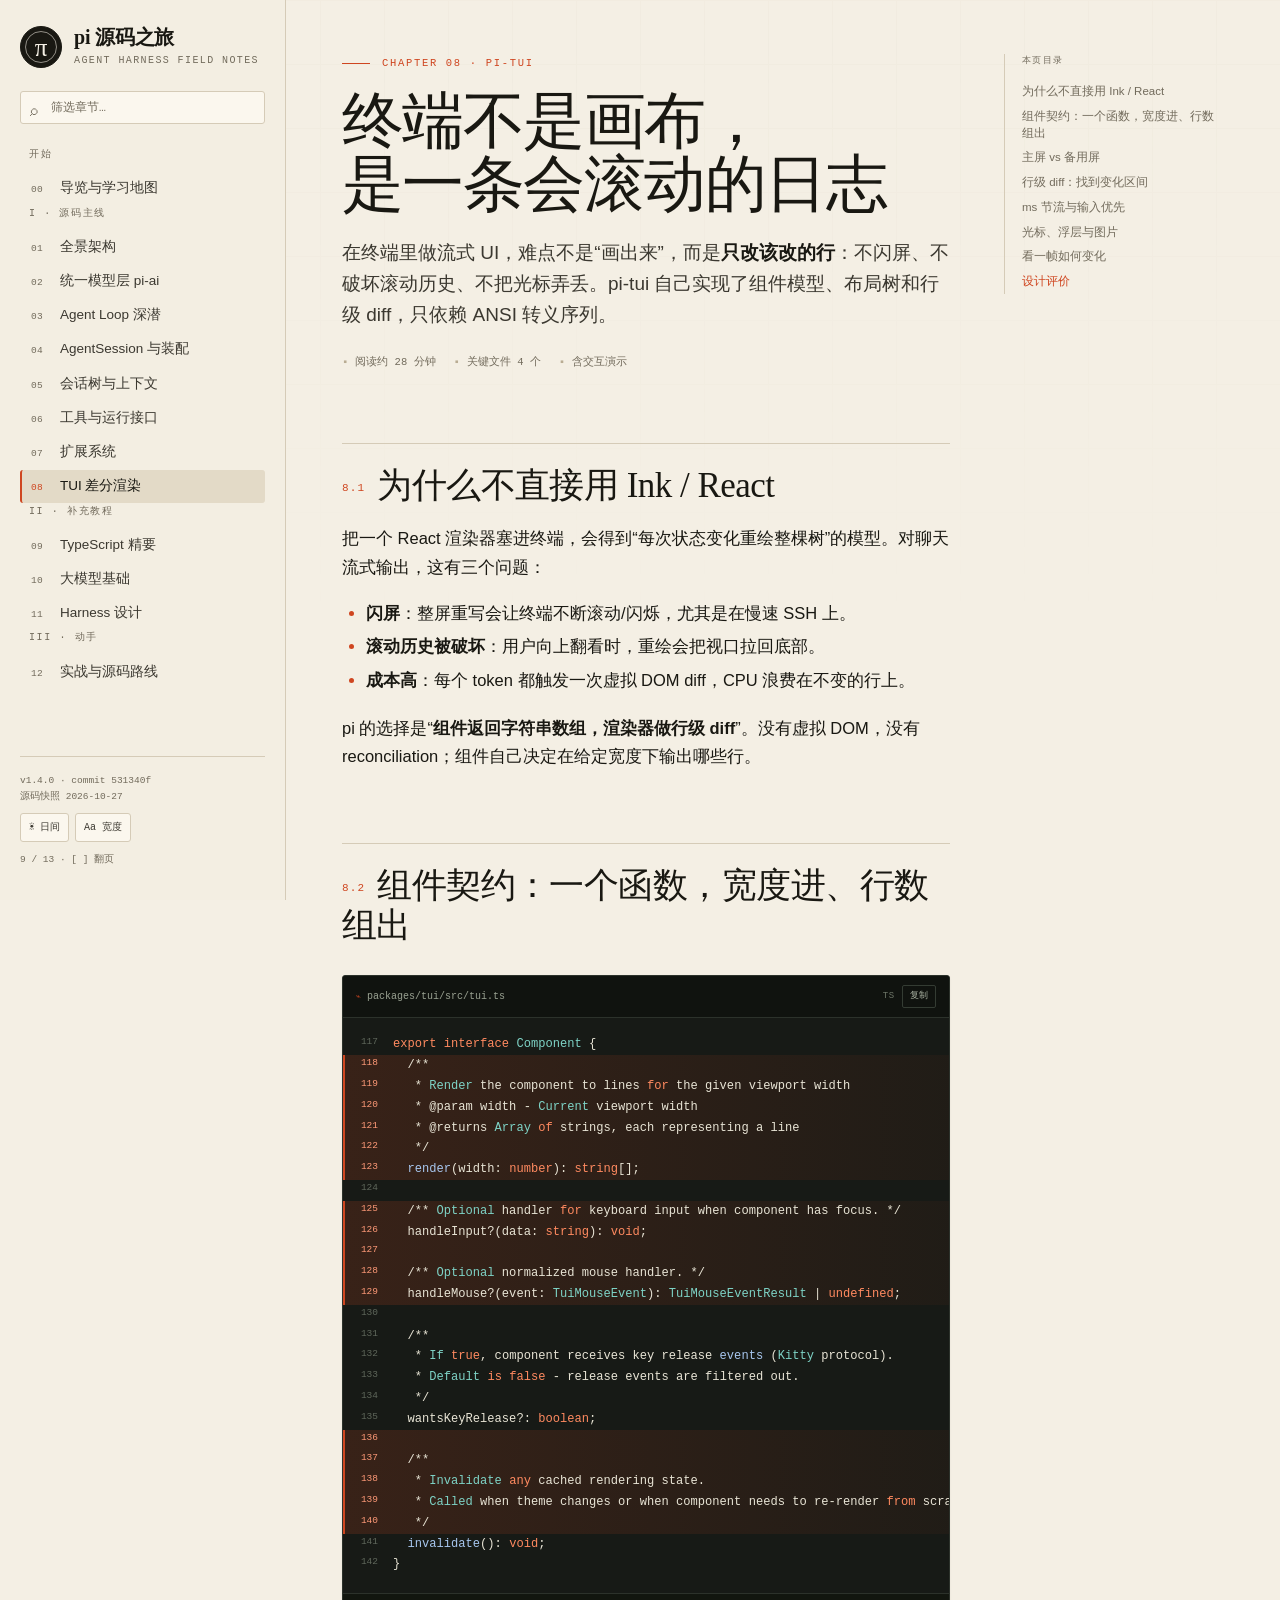
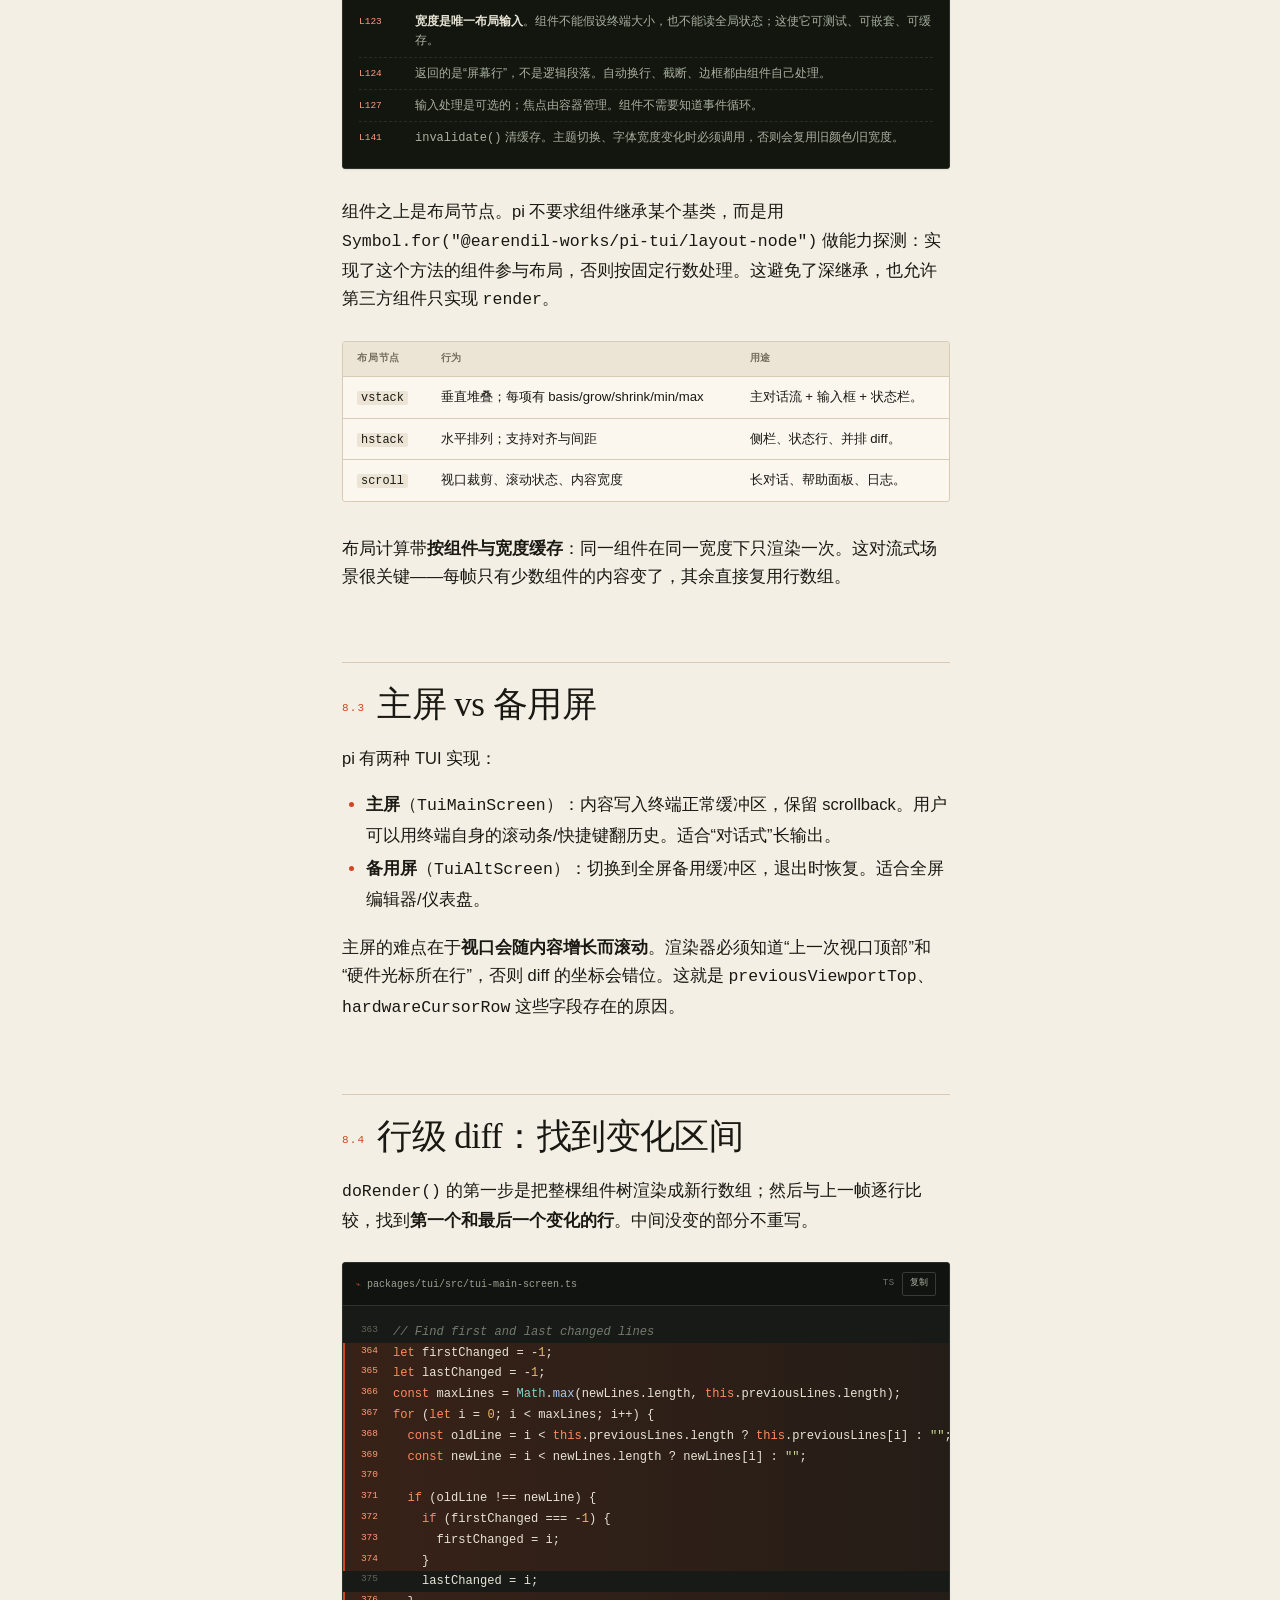
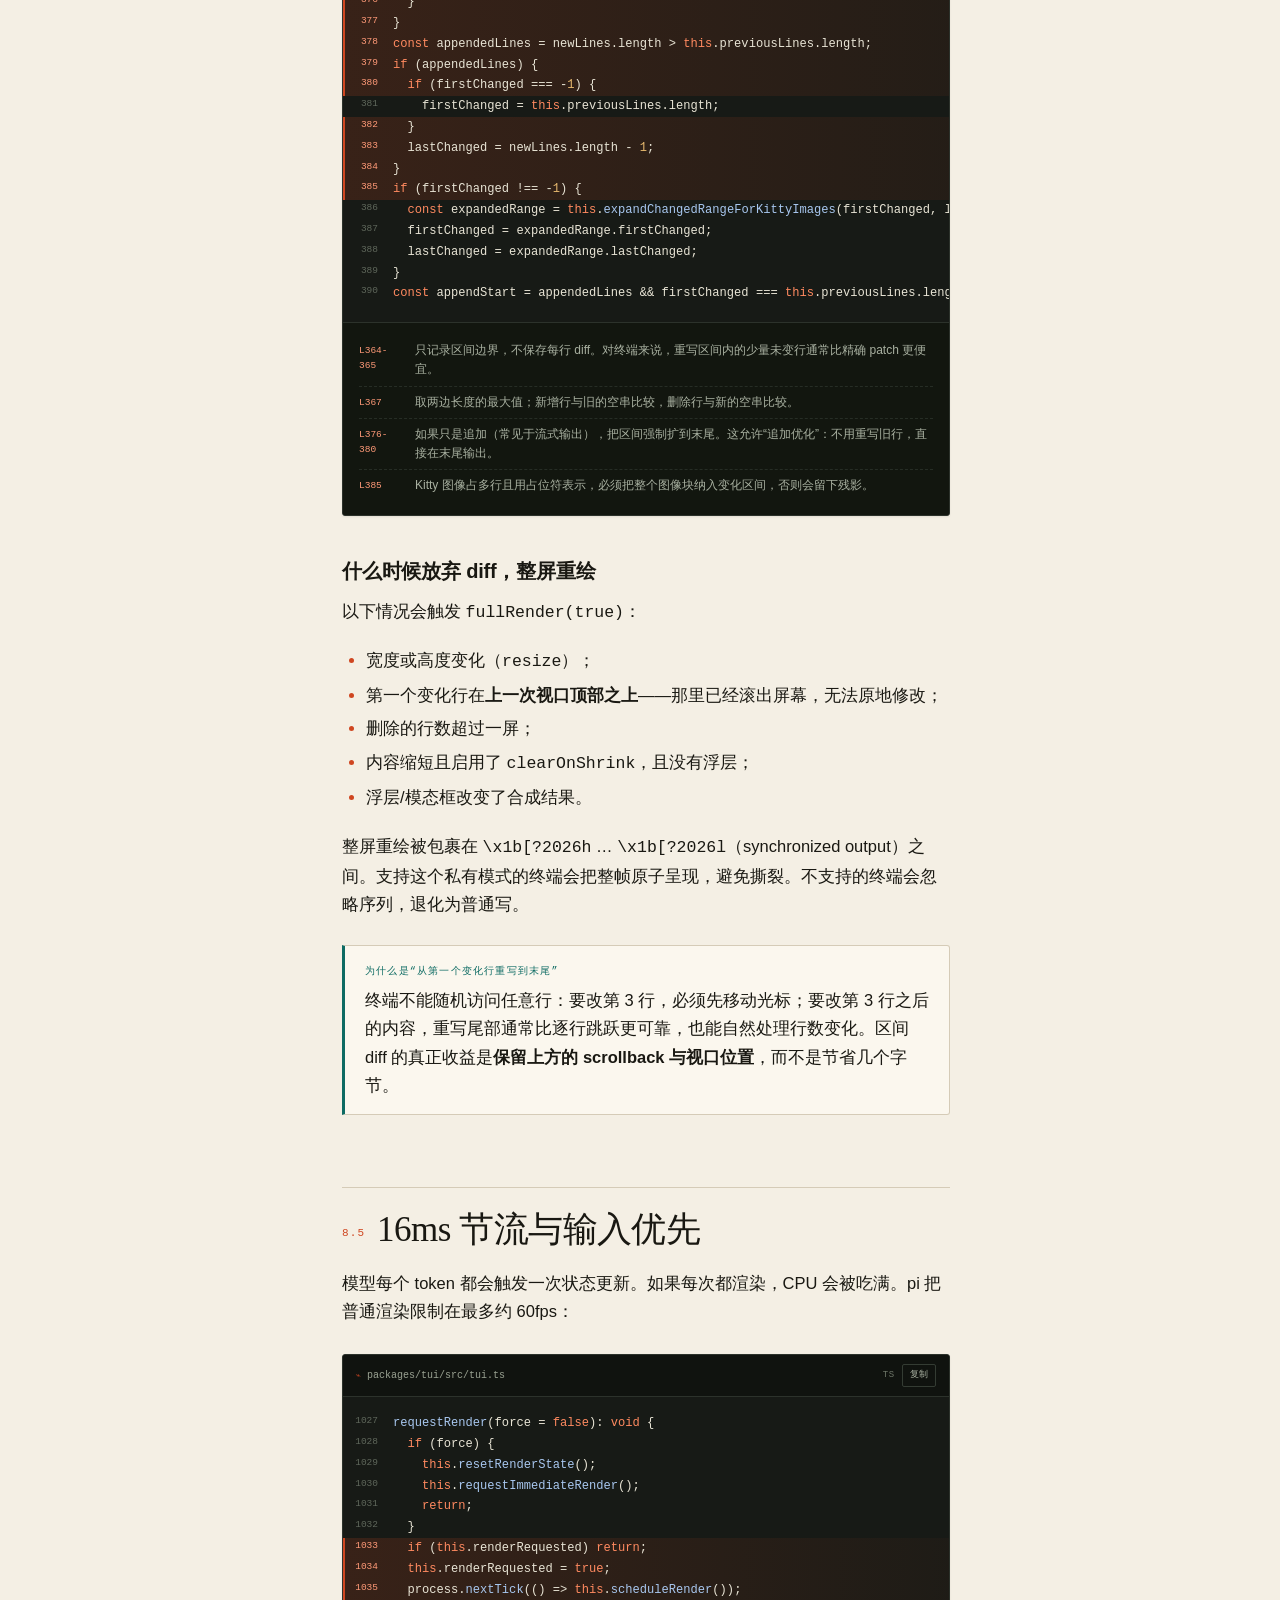
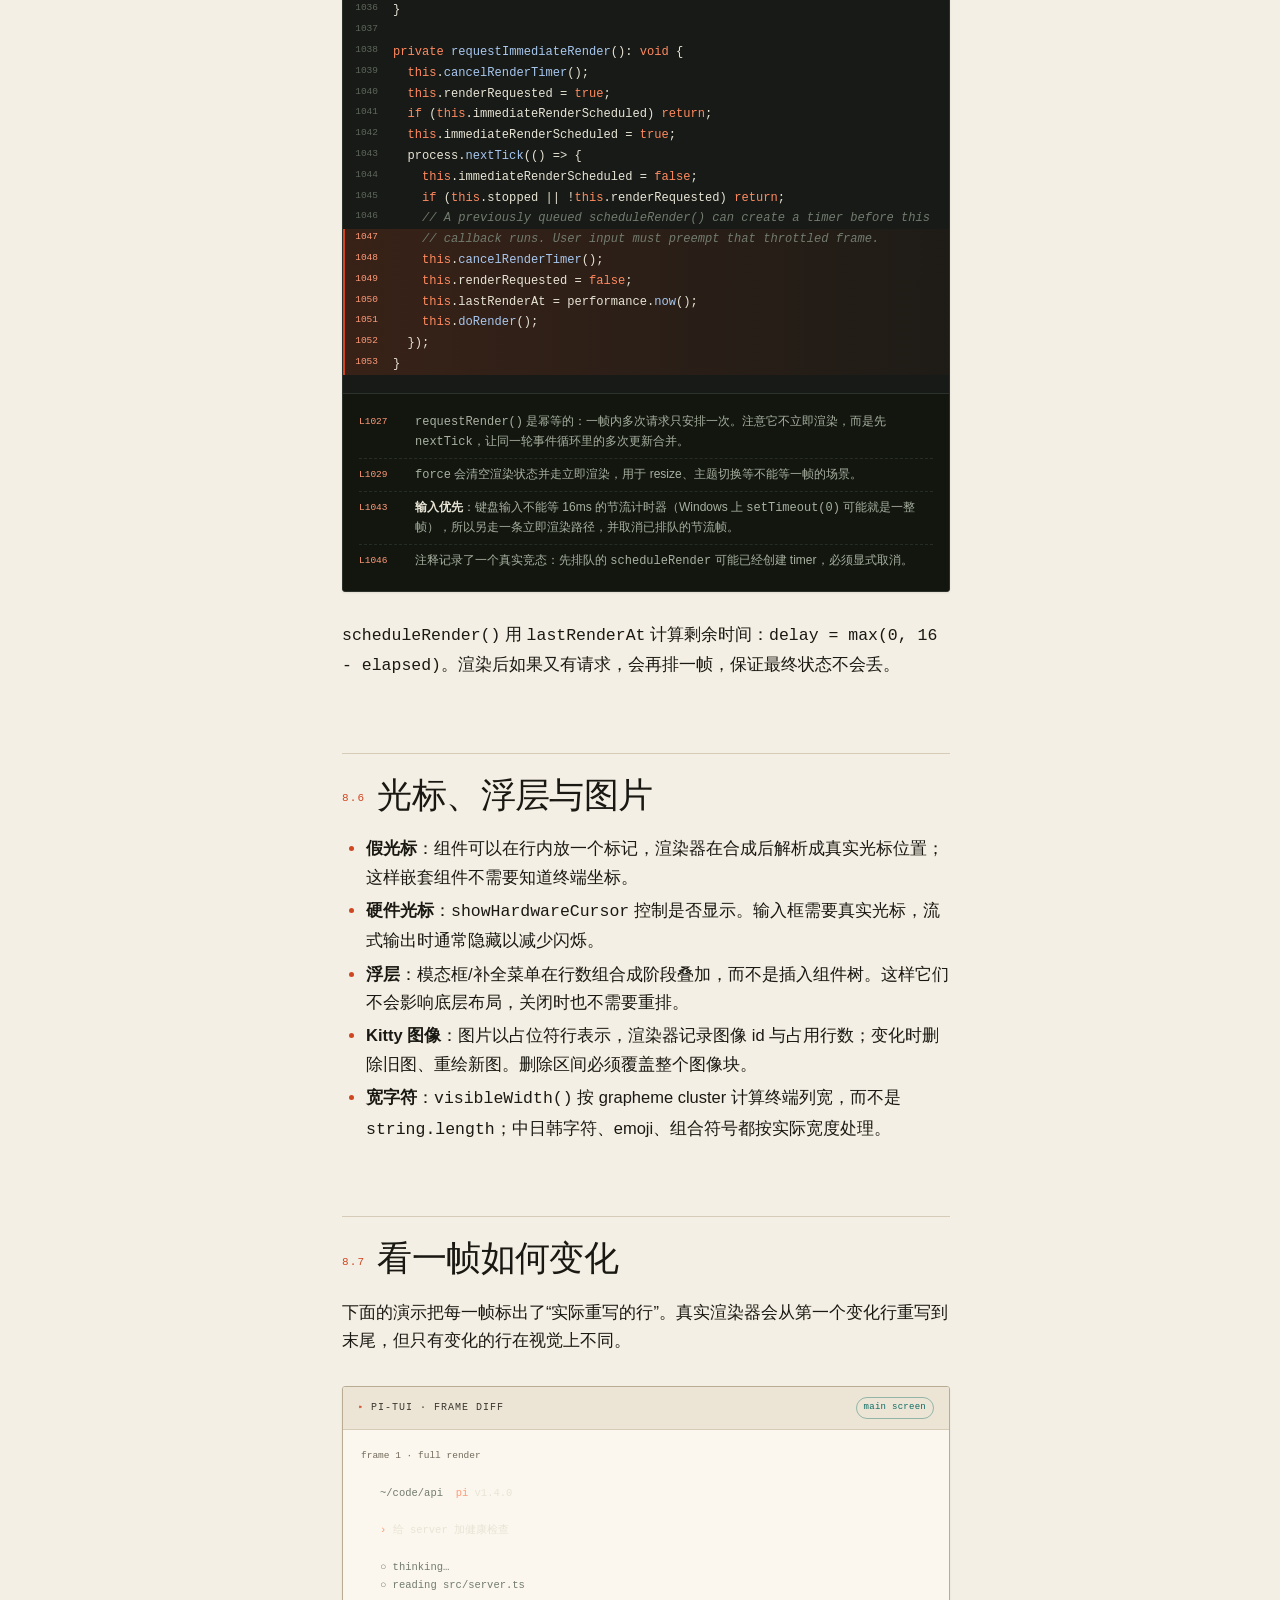
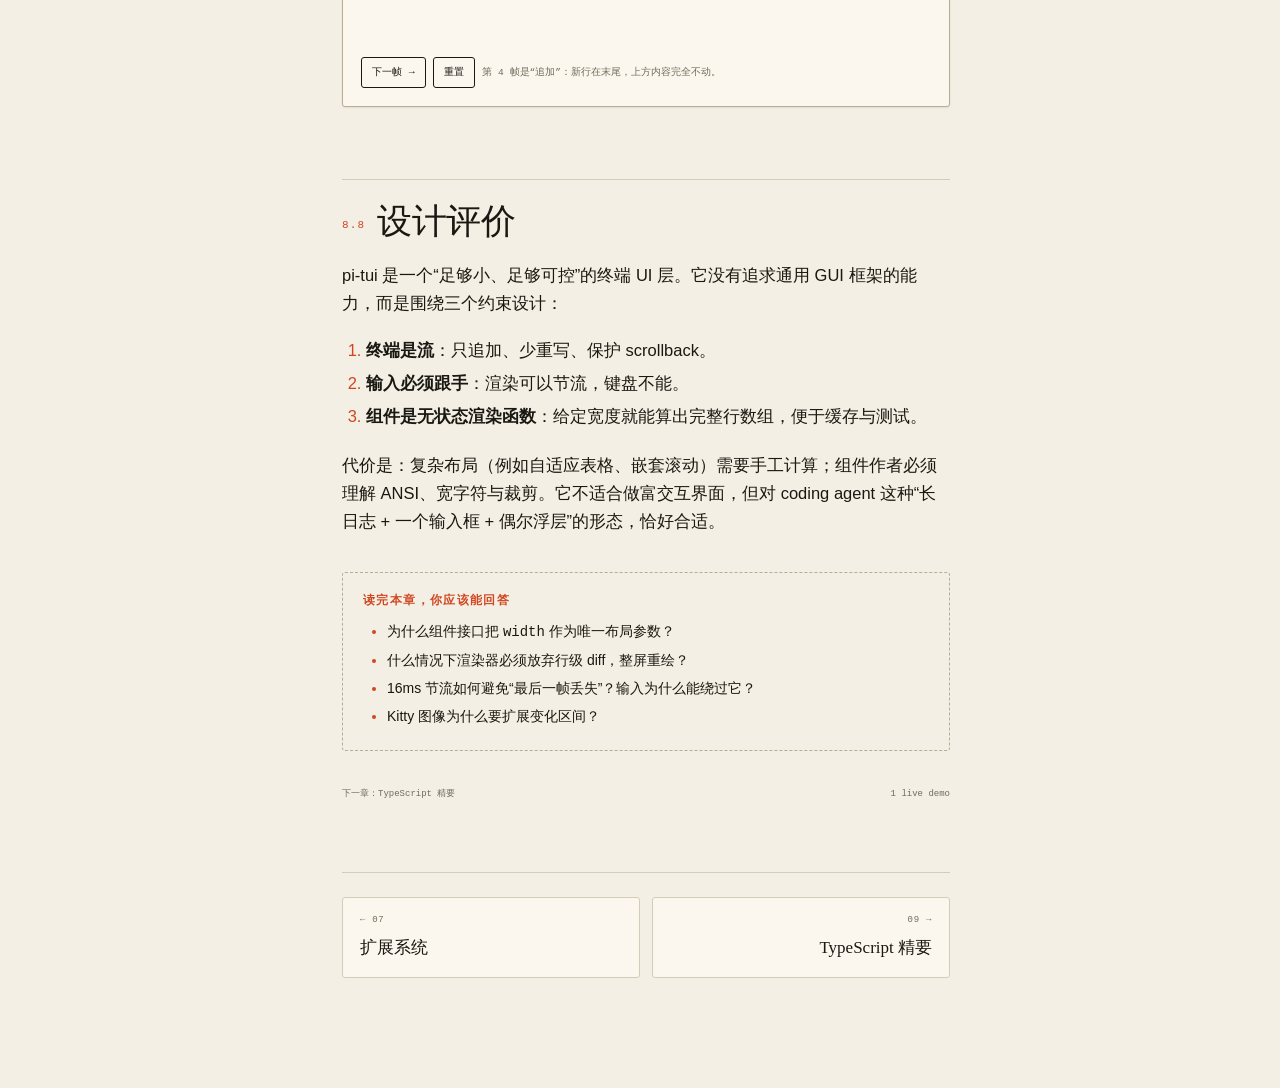
<file: 08-tui.html>
<!doctype html>
<html lang="zh-CN" data-theme="light">
<head>
<meta charset="utf-8">
<meta name="viewport" content="width=device-width, initial-scale=1">
<title>08 · TUI 差分渲染 — pi 源码之旅</title>
<meta name="description" content="pi-tui 的组件模型、布局树、主屏渲染、行级 diff、16ms 节流、光标与 Kitty 图像。">
<link rel="stylesheet" href="assets/css/site.css">
</head>
<body>

<div class="shell">
  <aside class="sidebar">
    <a class="brand" href="index.html">
      <span class="brand-mark">π</span>
      <span class="brand-text"><strong>pi 源码之旅</strong><span>agent harness field notes</span></span>
    </a>
    <div class="side-search"><input id="nav-search" type="search" placeholder="筛选章节…" aria-label="筛选章节"></div>
    <nav id="sidebar-nav" aria-label="章节导航"></nav>
    <div class="side-foot">
      <div>v1.4.0 · commit 531340f</div>
      <div>源码快照 2026-10-27</div>
      <div class="side-actions">
        <button class="icon-btn" data-theme-toggle type="button">☀ 日间</button>
        <button class="icon-btn" data-font-toggle type="button">Aa 宽度</button>
      </div>
      <div id="kbd-hint" style="margin-top:10px"></div>
    </div>
  </aside>

  <main class="main">
    <div class="read-progress" id="read-progress"><span></span></div>
    <div class="mobile-bar">
      <button class="icon-btn" data-nav-toggle type="button" aria-label="打开目录">☰ 目录</button>
      <span class="mb-title" id="mobile-title">TUI 差分渲染</span>
      <button class="icon-btn" data-theme-toggle type="button">☀</button>
    </div>

    <div class="page">
      <div class="page-inner">
        <article>
          <header class="chapter-head">
            <div class="chapter-mark">Chapter 08 · pi-tui</div>
            <h1>终端不是画布，<br>是一条会滚动的日志</h1>
            <p class="lead">在终端里做流式 UI，难点不是“画出来”，而是<strong>只改该改的行</strong>：不闪屏、不破坏滚动历史、不把光标弄丢。pi-tui 自己实现了组件模型、布局树和行级 diff，只依赖 ANSI 转义序列。</p>
            <div class="meta-row">
              <span>阅读约 28 分钟</span>
              <span>关键文件 4 个</span>
              <span>含交互演示</span>
            </div>
          </header>

          <h2 id="why"><span class="h2-num">8.1</span>为什么不直接用 Ink / React</h2>
          <p>把一个 React 渲染器塞进终端，会得到“每次状态变化重绘整棵树”的模型。对聊天流式输出，这有三个问题：</p>
          <ul>
            <li><strong>闪屏</strong>：整屏重写会让终端不断滚动/闪烁，尤其是在慢速 SSH 上。</li>
            <li><strong>滚动历史被破坏</strong>：用户向上翻看时，重绘会把视口拉回底部。</li>
            <li><strong>成本高</strong>：每个 token 都触发一次虚拟 DOM diff，CPU 浪费在不变的行上。</li>
          </ul>
          <p>pi 的选择是“<strong>组件返回字符串数组，渲染器做行级 diff</strong>”。没有虚拟 DOM，没有 reconciliation；组件自己决定在给定宽度下输出哪些行。</p>

          <h2 id="component"><span class="h2-num">8.2</span>组件契约：一个函数，宽度进、行数组出</h2>

          <div class="code-panel" data-file="packages/tui/src/tui.ts" data-lang="ts" data-start="117" data-highlight="2-7,9-13,20-24">
            <div class="code-head">
              <span class="path">packages/tui/src/tui.ts</span>
              <span class="right"><span class="lang">ts</span><button class="copy-btn" type="button">复制</button></span>
            </div>
            <script type="text/plain" class="src">
export interface Component {
	/**
	 * Render the component to lines for the given viewport width
	 * @param width - Current viewport width
	 * @returns Array of strings, each representing a line
	 */
	render(width: number): string[];

	/** Optional handler for keyboard input when component has focus. */
	handleInput?(data: string): void;

	/** Optional normalized mouse handler. */
	handleMouse?(event: TuiMouseEvent): TuiMouseEventResult | undefined;

	/**
	 * If true, component receives key release events (Kitty protocol).
	 * Default is false - release events are filtered out.
	 */
	wantsKeyRelease?: boolean;

	/**
	 * Invalidate any cached rendering state.
	 * Called when theme changes or when component needs to re-render from scratch.
	 */
	invalidate(): void;
}
            </script>
            <ul class="code-notes">
              <li><b>L123</b><span><strong>宽度是唯一布局输入</strong>。组件不能假设终端大小，也不能读全局状态；这使它可测试、可嵌套、可缓存。</span></li>
              <li><b>L124</b><span>返回的是“屏幕行”，不是逻辑段落。自动换行、截断、边框都由组件自己处理。</span></li>
              <li><b>L127</b><span>输入处理是可选的；焦点由容器管理。组件不需要知道事件循环。</span></li>
              <li><b>L141</b><span><code>invalidate()</code> 清缓存。主题切换、字体宽度变化时必须调用，否则会复用旧颜色/旧宽度。</span></li>
            </ul>
          </div>

          <p>组件之上是布局节点。pi 不要求组件继承某个基类，而是用 <code>Symbol.for("@earendil-works/pi-tui/layout-node")</code> 做能力探测：实现了这个方法的组件参与布局，否则按固定行数处理。这避免了深继承，也允许第三方组件只实现 <code>render</code>。</p>

          <div class="table-wrap">
            <table>
              <thead><tr><th>布局节点</th><th>行为</th><th>用途</th></tr></thead>
              <tbody>
                <tr><td><code>vstack</code></td><td>垂直堆叠；每项有 basis/grow/shrink/min/max</td><td>主对话流 + 输入框 + 状态栏。</td></tr>
                <tr><td><code>hstack</code></td><td>水平排列；支持对齐与间距</td><td>侧栏、状态行、并排 diff。</td></tr>
                <tr><td><code>scroll</code></td><td>视口裁剪、滚动状态、内容宽度</td><td>长对话、帮助面板、日志。</td></tr>
              </tbody>
            </table>
          </div>

          <p>布局计算带<strong>按组件与宽度缓存</strong>：同一组件在同一宽度下只渲染一次。这对流式场景很关键——每帧只有少数组件的内容变了，其余直接复用行数组。</p>

          <h2 id="screen"><span class="h2-num">8.3</span>主屏 vs 备用屏</h2>
          <p>pi 有两种 TUI 实现：</p>
          <ul>
            <li><strong>主屏</strong>（<code>TuiMainScreen</code>）：内容写入终端正常缓冲区，保留 scrollback。用户可以用终端自身的滚动条/快捷键翻历史。适合“对话式”长输出。</li>
            <li><strong>备用屏</strong>（<code>TuiAltScreen</code>）：切换到全屏备用缓冲区，退出时恢复。适合全屏编辑器/仪表盘。</li>
          </ul>
          <p>主屏的难点在于<strong>视口会随内容增长而滚动</strong>。渲染器必须知道“上一次视口顶部”和“硬件光标所在行”，否则 diff 的坐标会错位。这就是 <code>previousViewportTop</code>、<code>hardwareCursorRow</code> 这些字段存在的原因。</p>

          <h2 id="diff"><span class="h2-num">8.4</span>行级 diff：找到变化区间</h2>
          <p><code>doRender()</code> 的第一步是把整棵组件树渲染成新行数组；然后与上一帧逐行比较，找到<strong>第一个和最后一个变化的行</strong>。中间没变的部分不重写。</p>

          <div class="code-panel" data-file="packages/tui/src/tui-main-screen.ts" data-lang="ts" data-start="363" data-highlight="2-12,14-18,20-23">
            <div class="code-head">
              <span class="path">packages/tui/src/tui-main-screen.ts</span>
              <span class="right"><span class="lang">ts</span><button class="copy-btn" type="button">复制</button></span>
            </div>
            <script type="text/plain" class="src">
		// Find first and last changed lines
		let firstChanged = -1;
		let lastChanged = -1;
		const maxLines = Math.max(newLines.length, this.previousLines.length);
		for (let i = 0; i < maxLines; i++) {
			const oldLine = i < this.previousLines.length ? this.previousLines[i] : "";
			const newLine = i < newLines.length ? newLines[i] : "";

			if (oldLine !== newLine) {
				if (firstChanged === -1) {
					firstChanged = i;
				}
				lastChanged = i;
			}
		}
		const appendedLines = newLines.length > this.previousLines.length;
		if (appendedLines) {
			if (firstChanged === -1) {
				firstChanged = this.previousLines.length;
			}
			lastChanged = newLines.length - 1;
		}
		if (firstChanged !== -1) {
			const expandedRange = this.expandChangedRangeForKittyImages(firstChanged, lastChanged, newLines);
			firstChanged = expandedRange.firstChanged;
			lastChanged = expandedRange.lastChanged;
		}
		const appendStart = appendedLines && firstChanged === this.previousLines.length && firstChanged > 0;
            </script>
            <ul class="code-notes">
              <li><b>L364-365</b><span>只记录区间边界，不保存每行 diff。对终端来说，重写区间内的少量未变行通常比精确 patch 更便宜。</span></li>
              <li><b>L367</b><span>取两边长度的最大值；新增行与旧的空串比较，删除行与新的空串比较。</span></li>
              <li><b>L376-380</b><span>如果只是追加（常见于流式输出），把区间强制扩到末尾。这允许“追加优化”：不用重写旧行，直接在末尾输出。</span></li>
              <li><b>L385</b><span>Kitty 图像占多行且用占位符表示，必须把整个图像块纳入变化区间，否则会留下残影。</span></li>
            </ul>
          </div>

          <h3>什么时候放弃 diff，整屏重绘</h3>
          <p>以下情况会触发 <code>fullRender(true)</code>：</p>
          <ul>
            <li>宽度或高度变化（<code>resize</code>）；</li>
            <li>第一个变化行在<strong>上一次视口顶部之上</strong>——那里已经滚出屏幕，无法原地修改；</li>
            <li>删除的行数超过一屏；</li>
            <li>内容缩短且启用了 <code>clearOnShrink</code>，且没有浮层；</li>
            <li>浮层/模态框改变了合成结果。</li>
          </ul>
          <p>整屏重绘被包裹在 <code>\x1b[?2026h</code> … <code>\x1b[?2026l</code>（synchronized output）之间。支持这个私有模式的终端会把整帧原子呈现，避免撕裂。不支持的终端会忽略序列，退化为普通写。</p>

          <div class="callout note">
            <div class="callout-title">为什么是“从第一个变化行重写到末尾”</div>
            <p>终端不能随机访问任意行：要改第 3 行，必须先移动光标；要改第 3 行之后的内容，重写尾部通常比逐行跳跃更可靠，也能自然处理行数变化。区间 diff 的真正收益是<strong>保留上方的 scrollback 与视口位置</strong>，而不是节省几个字节。</p>
          </div>

          <h2 id="throttle"><span class="h2-num">8.5</span>16ms 节流与输入优先</h2>
          <p>模型每个 token 都会触发一次状态更新。如果每次都渲染，CPU 会被吃满。pi 把普通渲染限制在最多约 60fps：</p>

          <div class="code-panel" data-file="packages/tui/src/tui.ts" data-lang="ts" data-start="1027" data-highlight="7-9,21-27">
            <div class="code-head">
              <span class="path">packages/tui/src/tui.ts</span>
              <span class="right"><span class="lang">ts</span><button class="copy-btn" type="button">复制</button></span>
            </div>
            <script type="text/plain" class="src">
	requestRender(force = false): void {
		if (force) {
			this.resetRenderState();
			this.requestImmediateRender();
			return;
		}
		if (this.renderRequested) return;
		this.renderRequested = true;
		process.nextTick(() => this.scheduleRender());
	}

	private requestImmediateRender(): void {
		this.cancelRenderTimer();
		this.renderRequested = true;
		if (this.immediateRenderScheduled) return;
		this.immediateRenderScheduled = true;
		process.nextTick(() => {
			this.immediateRenderScheduled = false;
			if (this.stopped || !this.renderRequested) return;
			// A previously queued scheduleRender() can create a timer before this
			// callback runs. User input must preempt that throttled frame.
			this.cancelRenderTimer();
			this.renderRequested = false;
			this.lastRenderAt = performance.now();
			this.doRender();
		});
	}
            </script>
            <ul class="code-notes">
              <li><b>L1027</b><span><code>requestRender()</code> 是幂等的：一帧内多次请求只安排一次。注意它不立即渲染，而是先 <code>nextTick</code>，让同一轮事件循环里的多次更新合并。</span></li>
              <li><b>L1029</b><span><code>force</code> 会清空渲染状态并走立即渲染，用于 resize、主题切换等不能等一帧的场景。</span></li>
              <li><b>L1043</b><span><strong>输入优先</strong>：键盘输入不能等 16ms 的节流计时器（Windows 上 <code>setTimeout(0)</code> 可能就是一整帧），所以另走一条立即渲染路径，并取消已排队的节流帧。</span></li>
              <li><b>L1046</b><span>注释记录了一个真实竞态：先排队的 <code>scheduleRender</code> 可能已经创建 timer，必须显式取消。</span></li>
            </ul>
          </div>

          <p><code>scheduleRender()</code> 用 <code>lastRenderAt</code> 计算剩余时间：<code>delay = max(0, 16 - elapsed)</code>。渲染后如果又有请求，会再排一帧，保证最终状态不会丢。</p>

          <h2 id="cursor"><span class="h2-num">8.6</span>光标、浮层与图片</h2>
          <ul>
            <li><strong>假光标</strong>：组件可以在行内放一个标记，渲染器在合成后解析成真实光标位置；这样嵌套组件不需要知道终端坐标。</li>
            <li><strong>硬件光标</strong>：<code>showHardwareCursor</code> 控制是否显示。输入框需要真实光标，流式输出时通常隐藏以减少闪烁。</li>
            <li><strong>浮层</strong>：模态框/补全菜单在行数组合成阶段叠加，而不是插入组件树。这样它们不会影响底层布局，关闭时也不需要重排。</li>
            <li><strong>Kitty 图像</strong>：图片以占位符行表示，渲染器记录图像 id 与占用行数；变化时删除旧图、重绘新图。删除区间必须覆盖整个图像块。</li>
            <li><strong>宽字符</strong>：<code>visibleWidth()</code> 按 grapheme cluster 计算终端列宽，而不是 <code>string.length</code>；中日韩字符、emoji、组合符号都按实际宽度处理。</li>
          </ul>

          <h2 id="demo"><span class="h2-num">8.7</span>看一帧如何变化</h2>
          <p>下面的演示把每一帧标出了“实际重写的行”。真实渲染器会从第一个变化行重写到末尾，但只有变化的行在视觉上不同。</p>

          <div class="demo" data-demo="tui">
            <div class="demo-head">
              <span class="title">pi-tui · frame diff</span>
              <span class="pill teal">main screen</span>
            </div>
            <div class="demo-body">
              <div class="tui-frame-label" style="font-family:var(--mono);font-size:9.5px;color:var(--muted);margin-bottom:8px"></div>
              <div class="tui-screen"></div>
              <div class="demo-controls">
                <button class="btn btn-sm" data-tui-next type="button">下一帧 →</button>
                <button class="btn btn-sm" data-tui-reset type="button">重置</button>
                <span class="demo-note" style="margin:0">第 4 帧是“追加”：新行在末尾，上方内容完全不动。</span>
              </div>
            </div>
          </div>

          <h2 id="critique"><span class="h2-num">8.8</span>设计评价</h2>
          <p>pi-tui 是一个“足够小、足够可控”的终端 UI 层。它没有追求通用 GUI 框架的能力，而是围绕三个约束设计：</p>
          <ol>
            <li><strong>终端是流</strong>：只追加、少重写、保护 scrollback。</li>
            <li><strong>输入必须跟手</strong>：渲染可以节流，键盘不能。</li>
            <li><strong>组件是无状态渲染函数</strong>：给定宽度就能算出完整行数组，便于缓存与测试。</li>
          </ol>
          <p>代价是：复杂布局（例如自适应表格、嵌套滚动）需要手工计算；组件作者必须理解 ANSI、宽字符与裁剪。它不适合做富交互界面，但对 coding agent 这种“长日志 + 一个输入框 + 偶尔浮层”的形态，恰好合适。</p>

          <div class="checkpoint">
            <h4>读完本章，你应该能回答</h4>
            <ul>
              <li>为什么组件接口把 <code>width</code> 作为唯一布局参数？</li>
              <li>什么情况下渲染器必须放弃行级 diff，整屏重绘？</li>
              <li>16ms 节流如何避免“最后一帧丢失”？输入为什么能绕过它？</li>
              <li>Kitty 图像为什么要扩展变化区间？</li>
            </ul>
          </div>

          <div class="footer-note">
            <span>下一章：TypeScript 精要</span>
            <span>1 live demo</span>
          </div>
          <nav class="footer-nav" id="footer-nav"></nav>
        </article>
      </div>
      <aside class="toc"><div class="toc-inner" id="toc-nav"></div></aside>
    </div>
  </main>
</div>

<script src="assets/js/site.js"></script>
</body>
</html>
</file>
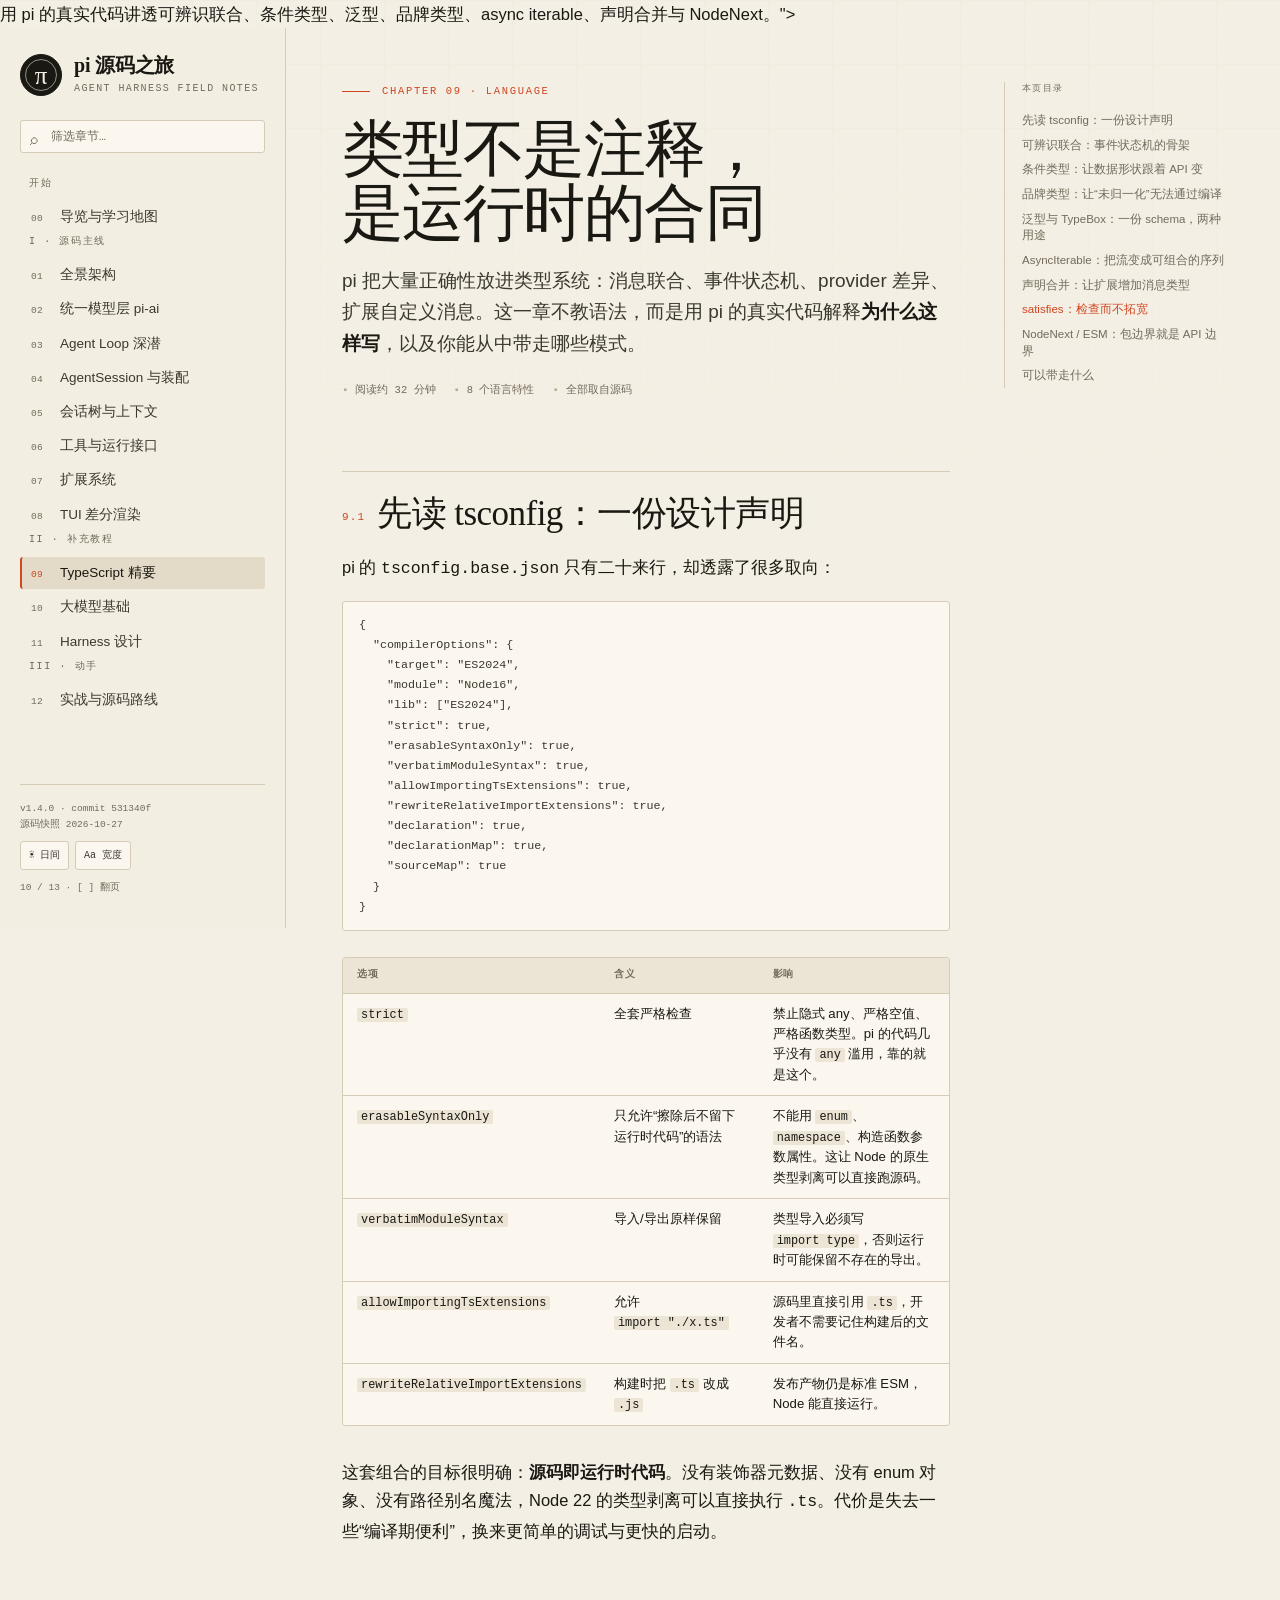
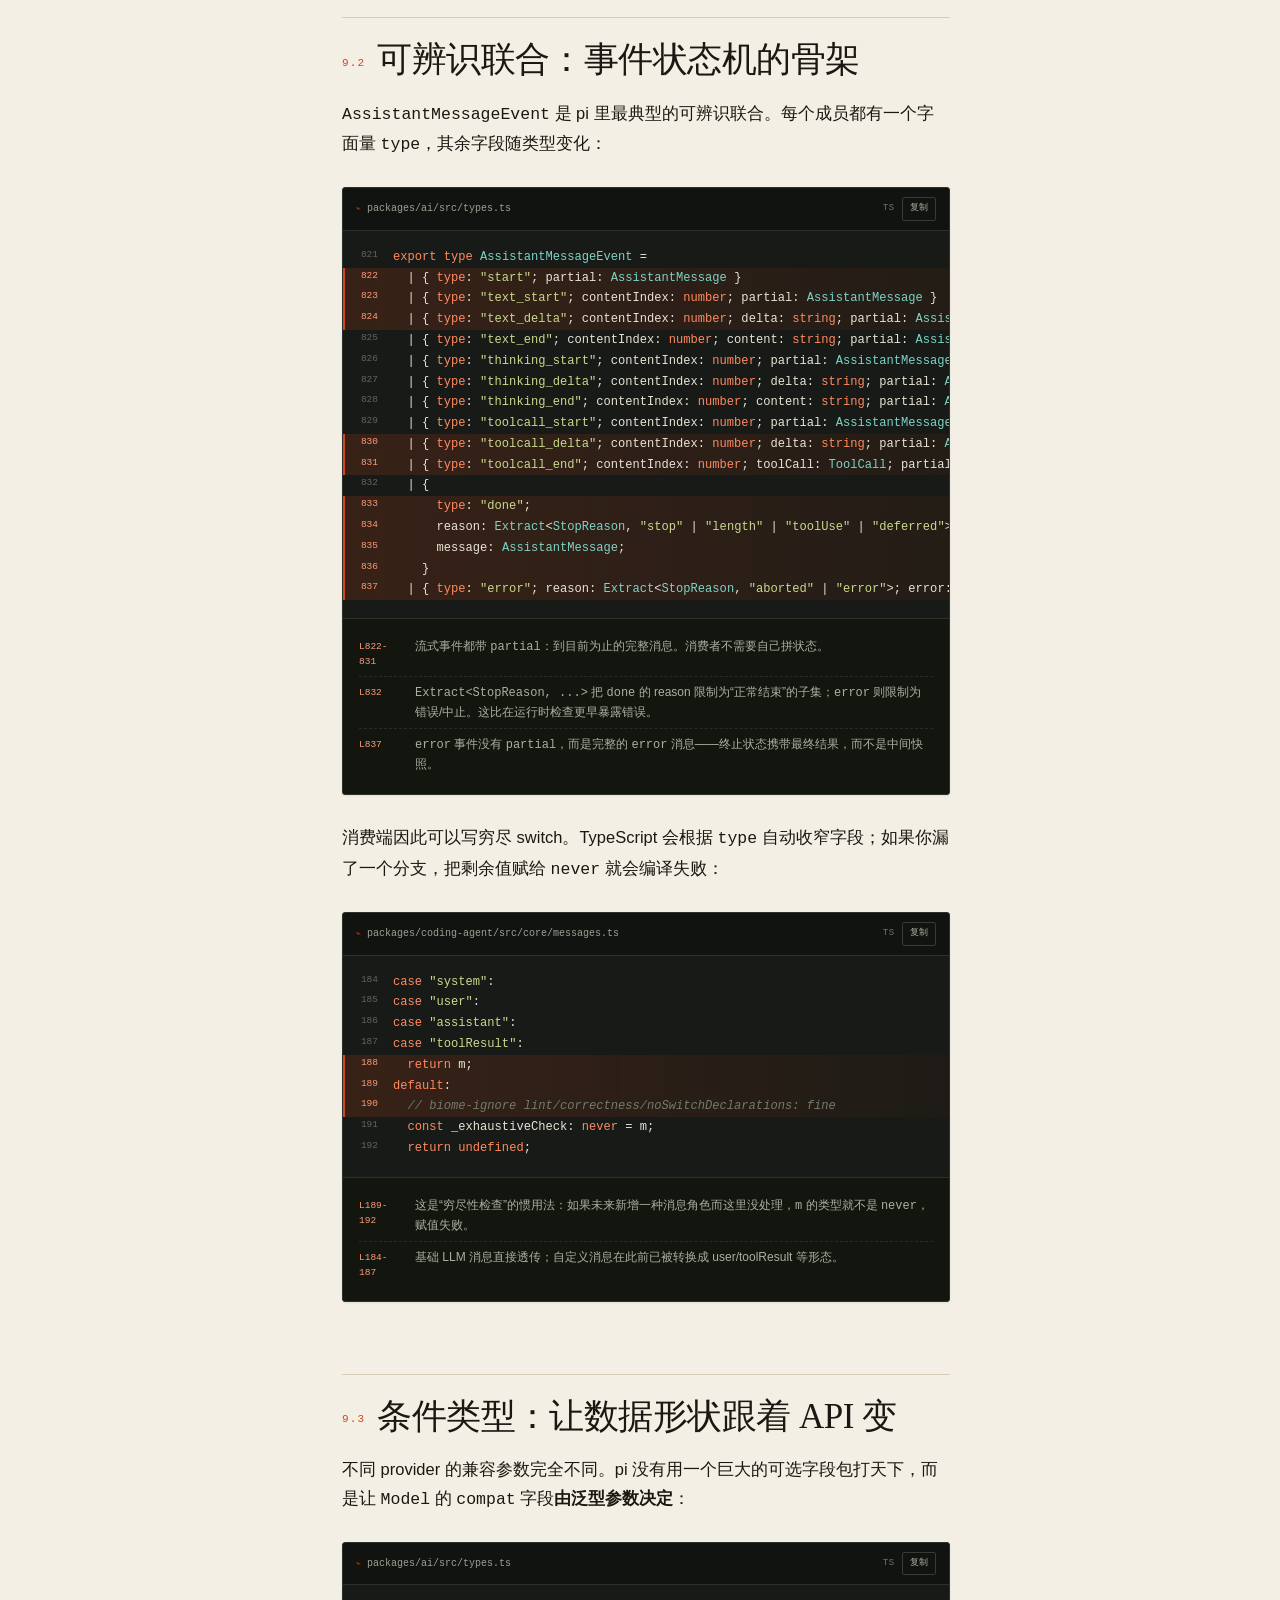
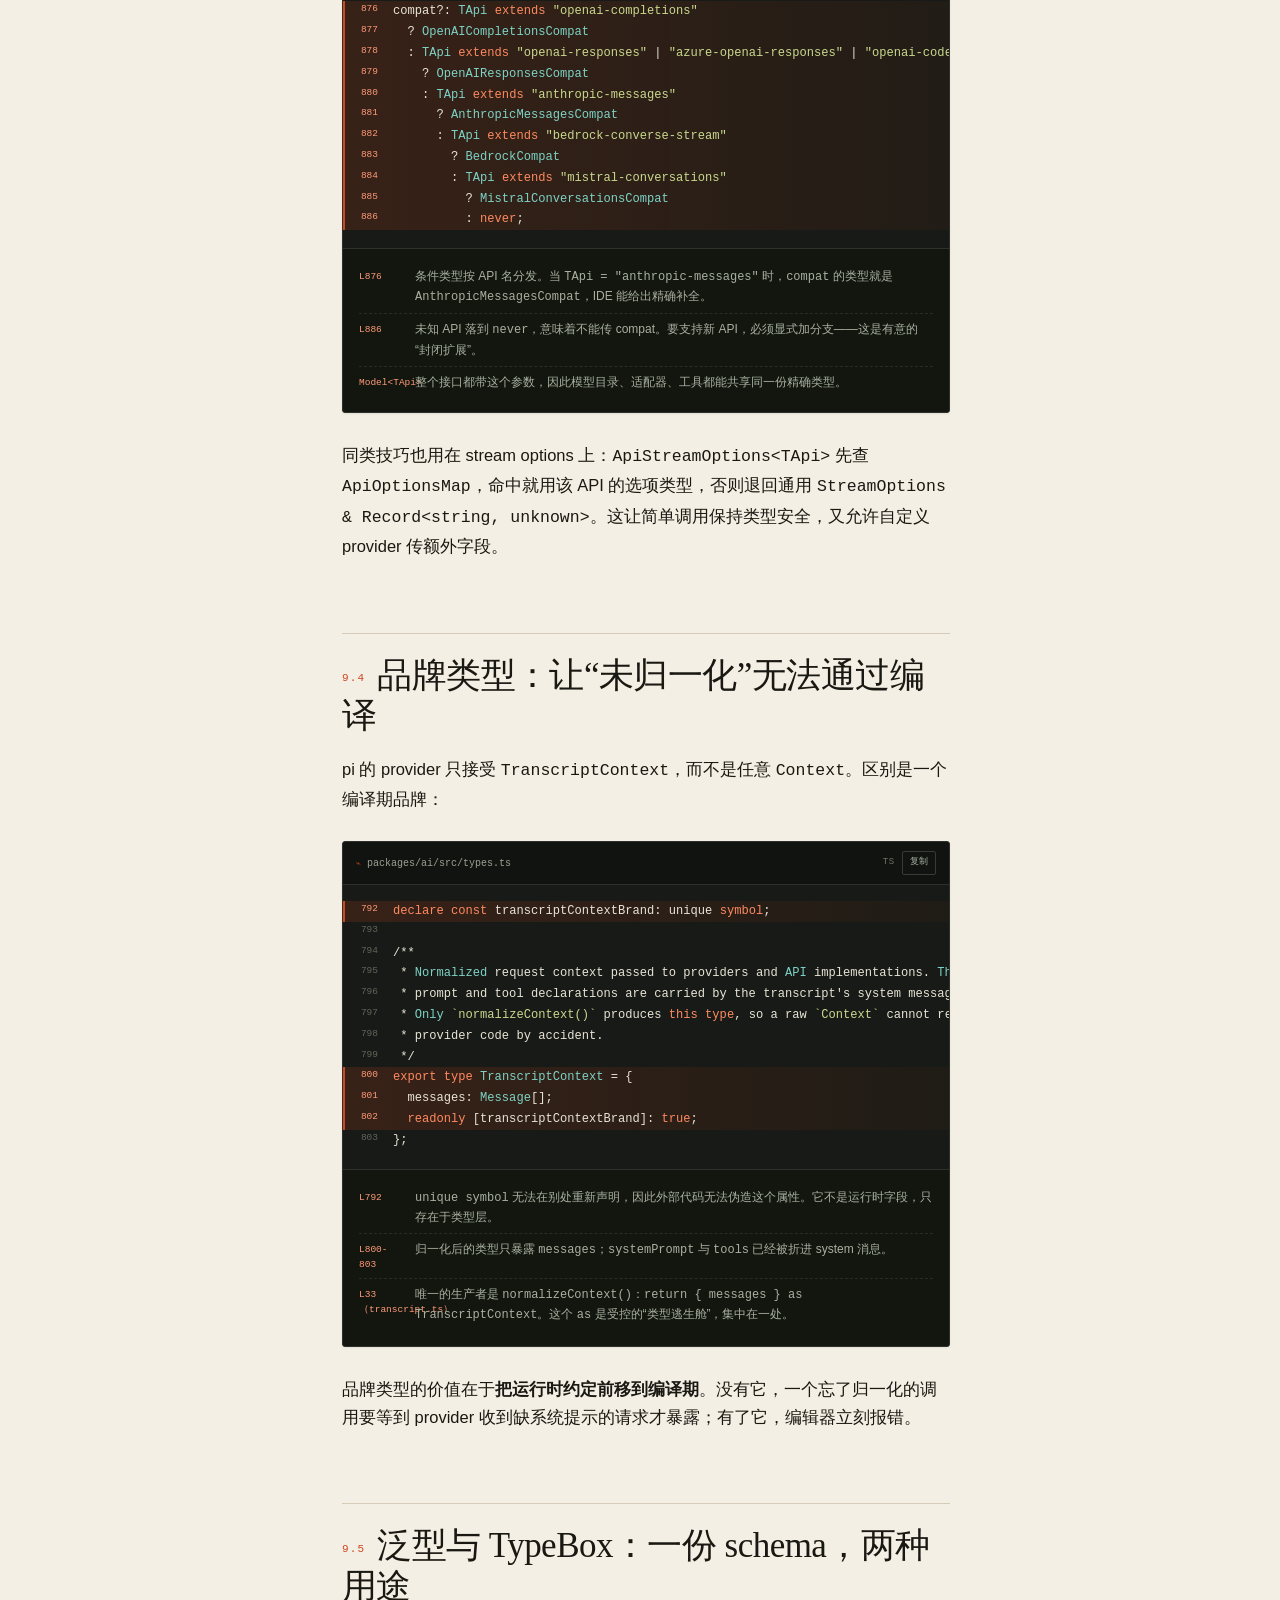
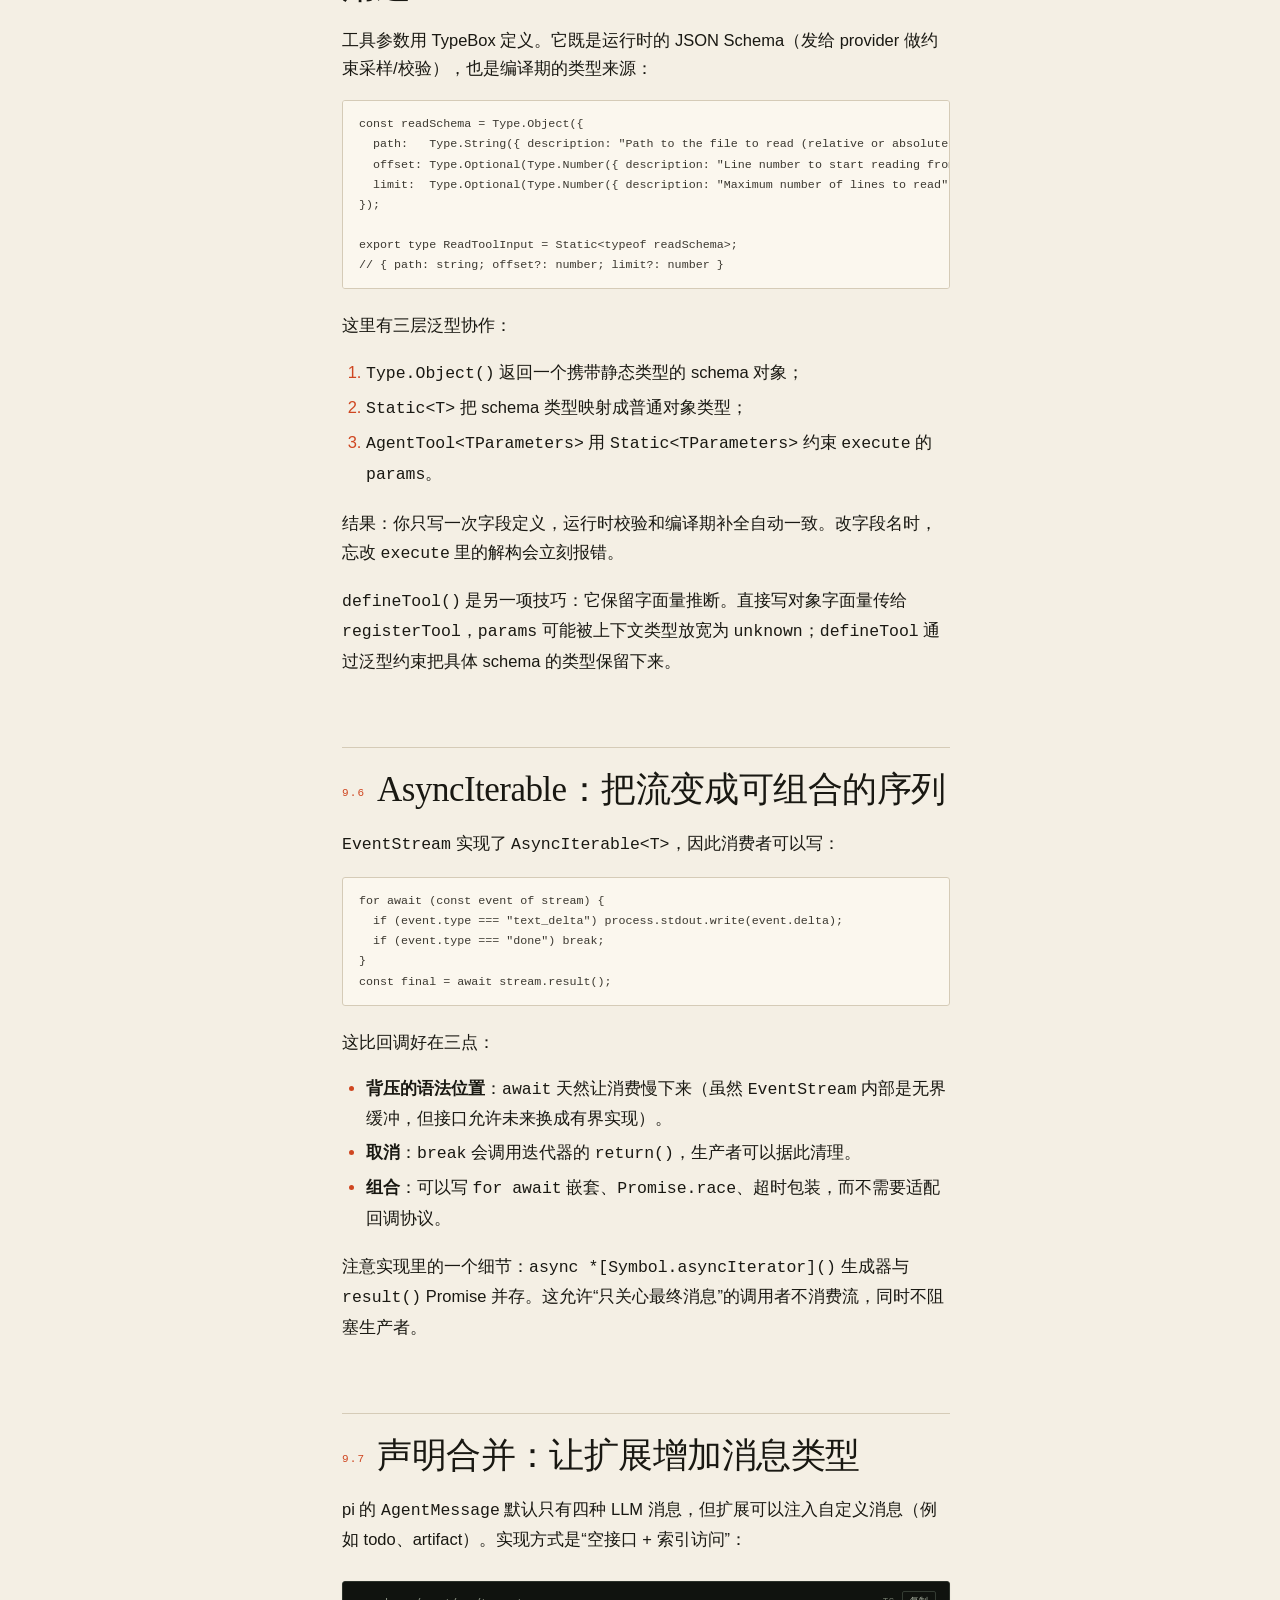
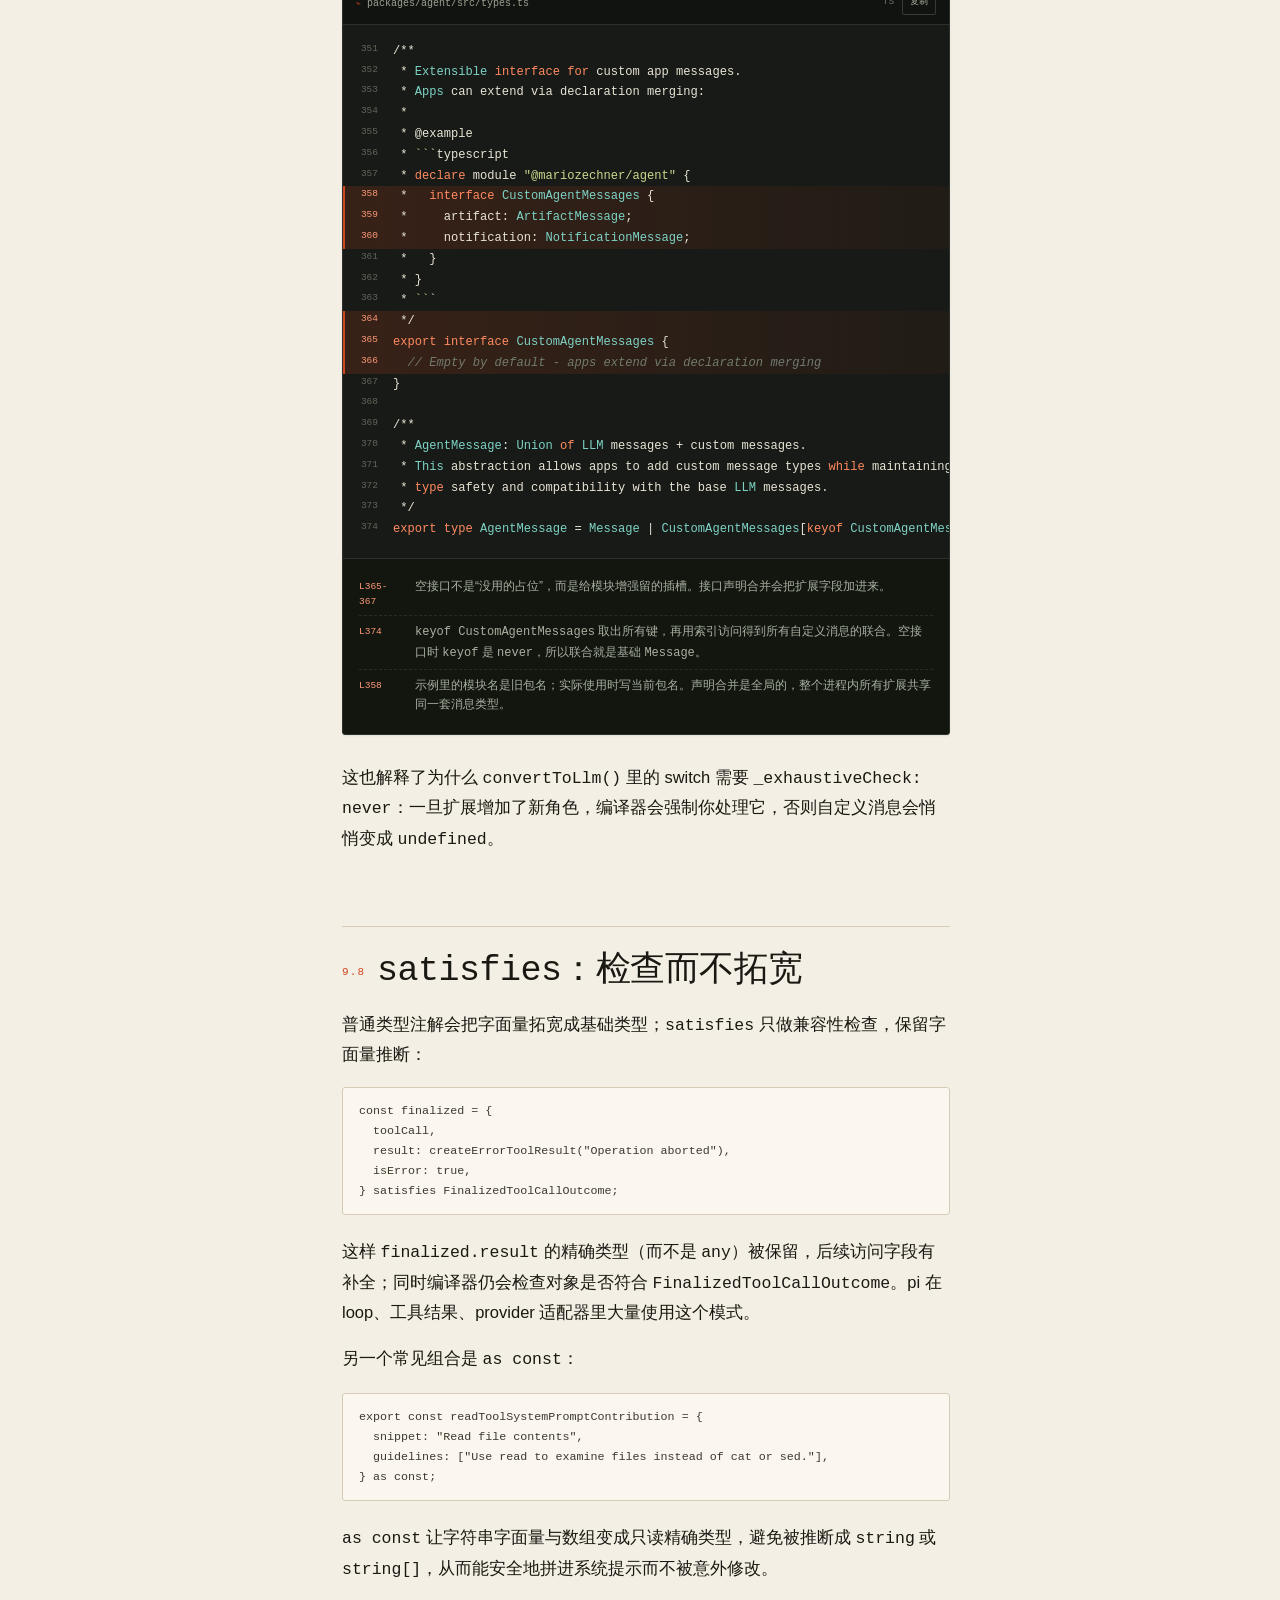
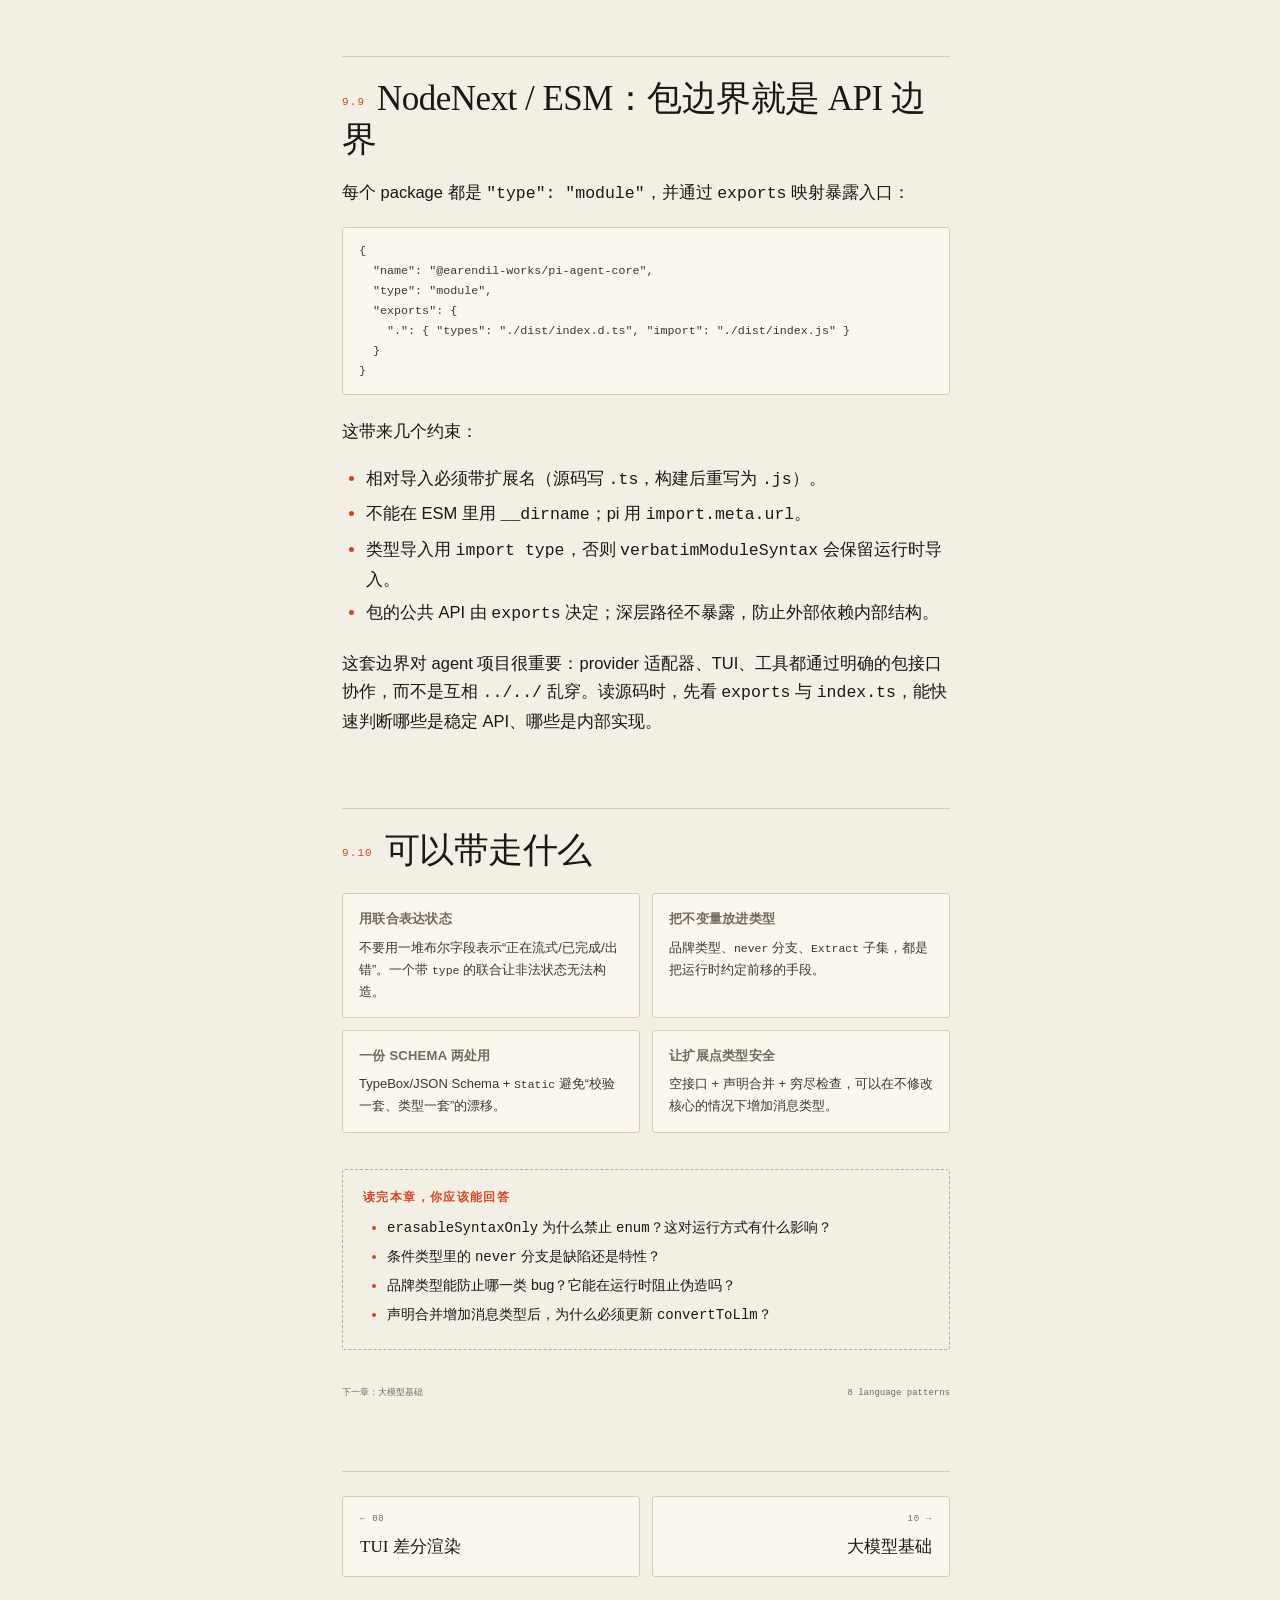
<file: 09-typescript.html>
<!doctype html>
<html lang="zh-CN" data-theme="light">
<head>
<meta charset="utf-8">
<meta name="viewport" content="width=device-width, initial-scale=1">
<title>09 · TypeScript 精要 — pi 源码之旅</title>
<meta name="description" string="true">用 pi 的真实代码讲透可辨识联合、条件类型、泛型、品牌类型、async iterable、声明合并与 NodeNext。">
<link rel="stylesheet" href="assets/css/site.css">
</head>
<body>

<div class="shell">
  <aside class="sidebar">
    <a class="brand" href="index.html">
      <span class="brand-mark">π</span>
      <span class="brand-text"><strong>pi 源码之旅</strong><span>agent harness field notes</span></span>
    </a>
    <div class="side-search"><input id="nav-search" type="search" placeholder="筛选章节…" aria-label="筛选章节"></div>
    <nav id="sidebar-nav" aria-label="章节导航"></nav>
    <div class="side-foot">
      <div>v1.4.0 · commit 531340f</div>
      <div>源码快照 2026-10-27</div>
      <div class="side-actions">
        <button class="icon-btn" data-theme-toggle type="button">☀ 日间</button>
        <button class="icon-btn" data-font-toggle type="button">Aa 宽度</button>
      </div>
      <div id="kbd-hint" style="margin-top:10px"></div>
    </div>
  </aside>

  <main class="main">
    <div class="read-progress" id="read-progress"><span></span></div>
    <div class="mobile-bar">
      <button class="icon-btn" data-nav-toggle type="button" aria-label="打开目录">☰ 目录</button>
      <span class="mb-title" id="mobile-title">TypeScript 精要</span>
      <button class="icon-btn" data-theme-toggle type="button">☀</button>
    </div>

    <div class="page">
      <div class="page-inner">
        <article>
          <header class="chapter-head">
            <div class="chapter-mark">Chapter 09 · language</div>
            <h1>类型不是注释，<br>是运行时的合同</h1>
            <p class="lead">pi 把大量正确性放进类型系统：消息联合、事件状态机、provider 差异、扩展自定义消息。这一章不教语法，而是用 pi 的真实代码解释<strong>为什么这样写</strong>，以及你能从中带走哪些模式。</p>
            <div class="meta-row">
              <span>阅读约 32 分钟</span>
              <span>8 个语言特性</span>
              <span>全部取自源码</span>
            </div>
          </header>

          <h2 id="compiler"><span class="h2-num">9.1</span>先读 tsconfig：一份设计声明</h2>
          <p>pi 的 <code>tsconfig.base.json</code> 只有二十来行，却透露了很多取向：</p>

          <pre class="plain-tree">{
  "compilerOptions": {
    "target": "ES2024",
    "module": "Node16",
    "lib": ["ES2024"],
    "strict": true,
    "erasableSyntaxOnly": true,
    "verbatimModuleSyntax": true,
    "allowImportingTsExtensions": true,
    "rewriteRelativeImportExtensions": true,
    "declaration": true,
    "declarationMap": true,
    "sourceMap": true
  }
}</pre>

          <div class="table-wrap">
            <table>
              <thead><tr><th>选项</th><th>含义</th><th>影响</th></tr></thead>
              <tbody>
                <tr><td><code>strict</code></td><td>全套严格检查</td><td>禁止隐式 any、严格空值、严格函数类型。pi 的代码几乎没有 <code>any</code> 滥用，靠的就是这个。</td></tr>
                <tr><td><code>erasableSyntaxOnly</code></td><td>只允许“擦除后不留下运行时代码”的语法</td><td>不能用 <code>enum</code>、<code>namespace</code>、构造函数参数属性。这让 Node 的原生类型剥离可以直接跑源码。</td></tr>
                <tr><td><code>verbatimModuleSyntax</code></td><td>导入/导出原样保留</td><td>类型导入必须写 <code>import type</code>，否则运行时可能保留不存在的导出。</td></tr>
                <tr><td><code>allowImportingTsExtensions</code></td><td>允许 <code>import "./x.ts"</code></td><td>源码里直接引用 <code>.ts</code>，开发者不需要记住构建后的文件名。</td></tr>
                <tr><td><code>rewriteRelativeImportExtensions</code></td><td>构建时把 <code>.ts</code> 改成 <code>.js</code></td><td>发布产物仍是标准 ESM，Node 能直接运行。</td></tr>
              </tbody>
            </table>
          </div>

          <p>这套组合的目标很明确：<strong>源码即运行时代码</strong>。没有装饰器元数据、没有 enum 对象、没有路径别名魔法，Node 22 的类型剥离可以直接执行 <code>.ts</code>。代价是失去一些“编译期便利”，换来更简单的调试与更快的启动。</p>

          <h2 id="union"><span class="h2-num">9.2</span>可辨识联合：事件状态机的骨架</h2>
          <p><code>AssistantMessageEvent</code> 是 pi 里最典型的可辨识联合。每个成员都有一个字面量 <code>type</code>，其余字段随类型变化：</p>

          <div class="code-panel" data-file="packages/ai/src/types.ts" data-lang="ts" data-start="821" data-highlight="2-4,10-11,13-17">
            <div class="code-head">
              <span class="path">packages/ai/src/types.ts</span>
              <span class="right"><span class="lang">ts</span><button class="copy-btn" type="button">复制</button></span>
            </div>
            <script type="text/plain" class="src">
export type AssistantMessageEvent =
	| { type: "start"; partial: AssistantMessage }
	| { type: "text_start"; contentIndex: number; partial: AssistantMessage }
	| { type: "text_delta"; contentIndex: number; delta: string; partial: AssistantMessage }
	| { type: "text_end"; contentIndex: number; content: string; partial: AssistantMessage }
	| { type: "thinking_start"; contentIndex: number; partial: AssistantMessage }
	| { type: "thinking_delta"; contentIndex: number; delta: string; partial: AssistantMessage }
	| { type: "thinking_end"; contentIndex: number; content: string; partial: AssistantMessage }
	| { type: "toolcall_start"; contentIndex: number; partial: AssistantMessage }
	| { type: "toolcall_delta"; contentIndex: number; delta: string; partial: AssistantMessage }
	| { type: "toolcall_end"; contentIndex: number; toolCall: ToolCall; partial: AssistantMessage }
	| {
			type: "done";
			reason: Extract<StopReason, "stop" | "length" | "toolUse" | "deferred">;
			message: AssistantMessage;
	  }
	| { type: "error"; reason: Extract<StopReason, "aborted" | "error">; error: AssistantMessage };
            </script>
            <ul class="code-notes">
              <li><b>L822-831</b><span>流式事件都带 <code>partial</code>：到目前为止的完整消息。消费者不需要自己拼状态。</span></li>
              <li><b>L832</b><span><code>Extract&lt;StopReason, ...&gt;</code> 把 <code>done</code> 的 reason 限制为“正常结束”的子集；<code>error</code> 则限制为错误/中止。这比在运行时检查更早暴露错误。</span></li>
              <li><b>L837</b><span><code>error</code> 事件没有 <code>partial</code>，而是完整的 <code>error</code> 消息——终止状态携带最终结果，而不是中间快照。</span></li>
            </ul>
          </div>

          <p>消费端因此可以写穷尽 switch。TypeScript 会根据 <code>type</code> 自动收窄字段；如果你漏了一个分支，把剩余值赋给 <code>never</code> 就会编译失败：</p>

          <div class="code-panel" data-file="packages/coding-agent/src/core/messages.ts" data-lang="ts" data-start="184" data-highlight="5-7">
            <div class="code-head">
              <span class="path">packages/coding-agent/src/core/messages.ts</span>
              <span class="right"><span class="lang">ts</span><button class="copy-btn" type="button">复制</button></span>
            </div>
            <script type="text/plain" class="src">
				case "system":
				case "user":
				case "assistant":
				case "toolResult":
					return m;
				default:
					// biome-ignore lint/correctness/noSwitchDeclarations: fine
					const _exhaustiveCheck: never = m;
					return undefined;
            </script>
            <ul class="code-notes">
              <li><b>L189-192</b><span>这是“穷尽性检查”的惯用法：如果未来新增一种消息角色而这里没处理，<code>m</code> 的类型就不是 <code>never</code>，赋值失败。</span></li>
              <li><b>L184-187</b><span>基础 LLM 消息直接透传；自定义消息在此前已被转换成 user/toolResult 等形态。</span></li>
            </ul>
          </div>

          <h2 id="conditional"><span class="h2-num">9.3</span>条件类型：让数据形状跟着 API 变</h2>
          <p>不同 provider 的兼容参数完全不同。pi 没有用一个巨大的可选字段包打天下，而是让 <code>Model</code> 的 <code>compat</code> 字段<strong>由泛型参数决定</strong>：</p>

          <div class="code-panel" data-file="packages/ai/src/types.ts" data-lang="ts" data-start="876" data-highlight="1-11">
            <div class="code-head">
              <span class="path">packages/ai/src/types.ts</span>
              <span class="right"><span class="lang">ts</span><button class="copy-btn" type="button">复制</button></span>
            </div>
            <script type="text/plain" class="src">
		compat?: TApi extends "openai-completions"
			? OpenAICompletionsCompat
			: TApi extends "openai-responses" | "azure-openai-responses" | "openai-codex-responses"
				? OpenAIResponsesCompat
				: TApi extends "anthropic-messages"
					? AnthropicMessagesCompat
					: TApi extends "bedrock-converse-stream"
						? BedrockCompat
						: TApi extends "mistral-conversations"
							? MistralConversationsCompat
							: never;
            </script>
            <ul class="code-notes">
              <li><b>L876</b><span>条件类型按 API 名分发。当 <code>TApi = "anthropic-messages"</code> 时，<code>compat</code> 的类型就是 <code>AnthropicMessagesCompat</code>，IDE 能给出精确补全。</span></li>
              <li><b>L886</b><span>未知 API 落到 <code>never</code>，意味着不能传 compat。要支持新 API，必须显式加分支——这是有意的“封闭扩展”。</span></li>
              <li><b>Model&lt;TApi&gt;</b><span>整个接口都带这个参数，因此模型目录、适配器、工具都能共享同一份精确类型。</span></li>
            </ul>
          </div>

          <p>同类技巧也用在 stream options 上：<code>ApiStreamOptions&lt;TApi&gt;</code> 先查 <code>ApiOptionsMap</code>，命中就用该 API 的选项类型，否则退回通用 <code>StreamOptions &amp; Record&lt;string, unknown&gt;</code>。这让简单调用保持类型安全，又允许自定义 provider 传额外字段。</p>

          <h2 id="brand"><span class="h2-num">9.4</span>品牌类型：让“未归一化”无法通过编译</h2>
          <p>pi 的 provider 只接受 <code>TranscriptContext</code>，而不是任意 <code>Context</code>。区别是一个编译期品牌：</p>

          <div class="code-panel" data-file="packages/ai/src/types.ts" data-lang="ts" data-start="792" data-highlight="1,9-11">
            <div class="code-head">
              <span class="path">packages/ai/src/types.ts</span>
              <span class="right"><span class="lang">ts</span><button class="copy-btn" type="button">复制</button></span>
            </div>
            <script type="text/plain" class="src">
declare const transcriptContextBrand: unique symbol;

/**
 * Normalized request context passed to providers and API implementations. The
 * prompt and tool declarations are carried by the transcript's system messages.
 * Only `normalizeContext()` produces this type, so a raw `Context` cannot reach
 * provider code by accident.
 */
export type TranscriptContext = {
	messages: Message[];
	readonly [transcriptContextBrand]: true;
};
            </script>
            <ul class="code-notes">
              <li><b>L792</b><span><code>unique symbol</code> 无法在别处重新声明，因此外部代码无法伪造这个属性。它不是运行时字段，只存在于类型层。</span></li>
              <li><b>L800-803</b><span>归一化后的类型只暴露 <code>messages</code>；<code>systemPrompt</code> 与 <code>tools</code> 已经被折进 system 消息。</span></li>
              <li><b>L33（transcript.ts）</b><span>唯一的生产者是 <code>normalizeContext()</code>：<code>return { messages } as TranscriptContext</code>。这个 <code>as</code> 是受控的“类型逃生舱”，集中在一处。</span></li>
            </ul>
          </div>

          <p>品牌类型的价值在于<strong>把运行时约定前移到编译期</strong>。没有它，一个忘了归一化的调用要等到 provider 收到缺系统提示的请求才暴露；有了它，编辑器立刻报错。</p>

          <h2 id="generic"><span class="h2-num">9.5</span>泛型与 TypeBox：一份 schema，两种用途</h2>
          <p>工具参数用 TypeBox 定义。它既是运行时的 JSON Schema（发给 provider 做约束采样/校验），也是编译期的类型来源：</p>

          <pre class="plain-tree">const readSchema = Type.Object({
  path:   Type.String({ description: "Path to the file to read (relative or absolute)" }),
  offset: Type.Optional(Type.Number({ description: "Line number to start reading from (1-indexed)" })),
  limit:  Type.Optional(Type.Number({ description: "Maximum number of lines to read" })),
});

export type ReadToolInput = Static&lt;typeof readSchema&gt;;
// { path: string; offset?: number; limit?: number }</pre>

          <p>这里有三层泛型协作：</p>
          <ol>
            <li><code>Type.Object()</code> 返回一个携带静态类型的 schema 对象；</li>
            <li><code>Static&lt;T&gt;</code> 把 schema 类型映射成普通对象类型；</li>
            <li><code>AgentTool&lt;TParameters&gt;</code> 用 <code>Static&lt;TParameters&gt;</code> 约束 <code>execute</code> 的 <code>params</code>。</li>
          </ol>
          <p>结果：你只写一次字段定义，运行时校验和编译期补全自动一致。改字段名时，忘改 <code>execute</code> 里的解构会立刻报错。</p>

          <p><code>defineTool()</code> 是另一项技巧：它保留字面量推断。直接写对象字面量传给 <code>registerTool</code>，<code>params</code> 可能被上下文类型放宽为 <code>unknown</code>；<code>defineTool</code> 通过泛型约束把具体 schema 的类型保留下来。</p>

          <h2 id="async"><span class="h2-num">9.6</span>AsyncIterable：把流变成可组合的序列</h2>
          <p><code>EventStream</code> 实现了 <code>AsyncIterable&lt;T&gt;</code>，因此消费者可以写：</p>

          <pre class="plain-tree">for await (const event of stream) {
  if (event.type === "text_delta") process.stdout.write(event.delta);
  if (event.type === "done") break;
}
const final = await stream.result();</pre>

          <p>这比回调好在三点：</p>
          <ul>
            <li><strong>背压的语法位置</strong>：<code>await</code> 天然让消费慢下来（虽然 <code>EventStream</code> 内部是无界缓冲，但接口允许未来换成有界实现）。</li>
            <li><strong>取消</strong>：<code>break</code> 会调用迭代器的 <code>return()</code>，生产者可以据此清理。</li>
            <li><strong>组合</strong>：可以写 <code>for await</code> 嵌套、<code>Promise.race</code>、超时包装，而不需要适配回调协议。</li>
          </ul>
          <p>注意实现里的一个细节：<code>async *[Symbol.asyncIterator]()</code> 生成器与 <code>result()</code> Promise 并存。这允许“只关心最终消息”的调用者不消费流，同时不阻塞生产者。</p>

          <h2 id="merging"><span class="h2-num">9.7</span>声明合并：让扩展增加消息类型</h2>
          <p>pi 的 <code>AgentMessage</code> 默认只有四种 LLM 消息，但扩展可以注入自定义消息（例如 todo、artifact）。实现方式是“空接口 + 索引访问”：</p>

          <div class="code-panel" data-file="packages/agent/src/types.ts" data-lang="ts" data-start="351" data-highlight="8-10,14-16">
            <div class="code-head">
              <span class="path">packages/agent/src/types.ts</span>
              <span class="right"><span class="lang">ts</span><button class="copy-btn" type="button">复制</button></span>
            </div>
            <script type="text/plain" class="src">
/**
 * Extensible interface for custom app messages.
 * Apps can extend via declaration merging:
 *
 * @example
 * ```typescript
 * declare module "@mariozechner/agent" {
 *   interface CustomAgentMessages {
 *     artifact: ArtifactMessage;
 *     notification: NotificationMessage;
 *   }
 * }
 * ```
 */
export interface CustomAgentMessages {
	// Empty by default - apps extend via declaration merging
}

/**
 * AgentMessage: Union of LLM messages + custom messages.
 * This abstraction allows apps to add custom message types while maintaining
 * type safety and compatibility with the base LLM messages.
 */
export type AgentMessage = Message | CustomAgentMessages[keyof CustomAgentMessages];
            </script>
            <ul class="code-notes">
              <li><b>L365-367</b><span>空接口不是“没用的占位”，而是给模块增强留的插槽。接口声明合并会把扩展字段加进来。</span></li>
              <li><b>L374</b><span><code>keyof CustomAgentMessages</code> 取出所有键，再用索引访问得到所有自定义消息的联合。空接口时 <code>keyof</code> 是 <code>never</code>，所以联合就是基础 <code>Message</code>。</span></li>
              <li><b>L358</b><span>示例里的模块名是旧包名；实际使用时写当前包名。声明合并是全局的，整个进程内所有扩展共享同一套消息类型。</span></li>
            </ul>
          </div>

          <p>这也解释了为什么 <code>convertToLlm()</code> 里的 switch 需要 <code>_exhaustiveCheck: never</code>：一旦扩展增加了新角色，编译器会强制你处理它，否则自定义消息会悄悄变成 <code>undefined</code>。</p>

          <h2 id="satisfies"><span class="h2-num">9.8</span><code>satisfies</code>：检查而不拓宽</h2>
          <p>普通类型注解会把字面量拓宽成基础类型；<code>satisfies</code> 只做兼容性检查，保留字面量推断：</p>

          <pre class="plain-tree">const finalized = {
  toolCall,
  result: createErrorToolResult("Operation aborted"),
  isError: true,
} satisfies FinalizedToolCallOutcome;</pre>

          <p>这样 <code>finalized.result</code> 的精确类型（而不是 <code>any</code>）被保留，后续访问字段有补全；同时编译器仍会检查对象是否符合 <code>FinalizedToolCallOutcome</code>。pi 在 loop、工具结果、provider 适配器里大量使用这个模式。</p>

          <p>另一个常见组合是 <code>as const</code>：</p>
          <pre class="plain-tree">export const readToolSystemPromptContribution = {
  snippet: "Read file contents",
  guidelines: ["Use read to examine files instead of cat or sed."],
} as const;</pre>
          <p><code>as const</code> 让字符串字面量与数组变成只读精确类型，避免被推断成 <code>string</code> 或 <code>string[]</code>，从而能安全地拼进系统提示而不被意外修改。</p>

          <h2 id="modules"><span class="h2-num">9.9</span>NodeNext / ESM：包边界就是 API 边界</h2>
          <p>每个 package 都是 <code>"type": "module"</code>，并通过 <code>exports</code> 映射暴露入口：</p>
          <pre class="plain-tree">{
  "name": "@earendil-works/pi-agent-core",
  "type": "module",
  "exports": {
    ".": { "types": "./dist/index.d.ts", "import": "./dist/index.js" }
  }
}</pre>
          <p>这带来几个约束：</p>
          <ul>
            <li>相对导入必须带扩展名（源码写 <code>.ts</code>，构建后重写为 <code>.js</code>）。</li>
            <li>不能在 ESM 里用 <code>__dirname</code>；pi 用 <code>import.meta.url</code>。</li>
            <li>类型导入用 <code>import type</code>，否则 <code>verbatimModuleSyntax</code> 会保留运行时导入。</li>
            <li>包的公共 API 由 <code>exports</code> 决定；深层路径不暴露，防止外部依赖内部结构。</li>
          </ul>

          <p>这套边界对 agent 项目很重要：provider 适配器、TUI、工具都通过明确的包接口协作，而不是互相 <code>../../</code> 乱穿。读源码时，先看 <code>exports</code> 与 <code>index.ts</code>，能快速判断哪些是稳定 API、哪些是内部实现。</p>

          <h2 id="takeaway"><span class="h2-num">9.10</span>可以带走什么</h2>
          <div class="grid-2">
            <div class="mini-card">
              <h4>用联合表达状态</h4>
              <p>不要用一堆布尔字段表示“正在流式/已完成/出错”。一个带 <code>type</code> 的联合让非法状态无法构造。</p>
            </div>
            <div class="mini-card">
              <h4>把不变量放进类型</h4>
              <p>品牌类型、<code>never</code> 分支、<code>Extract</code> 子集，都是把运行时约定前移的手段。</p>
            </div>
            <div class="mini-card">
              <h4>一份 schema 两处用</h4>
              <p>TypeBox/JSON Schema + <code>Static</code> 避免“校验一套、类型一套”的漂移。</p>
            </div>
            <div class="mini-card">
              <h4>让扩展点类型安全</h4>
              <p>空接口 + 声明合并 + 穷尽检查，可以在不修改核心的情况下增加消息类型。</p>
            </div>
          </div>

          <div class="checkpoint">
            <h4>读完本章，你应该能回答</h4>
            <ul>
              <li><code>erasableSyntaxOnly</code> 为什么禁止 <code>enum</code>？这对运行方式有什么影响？</li>
              <li>条件类型里的 <code>never</code> 分支是缺陷还是特性？</li>
              <li>品牌类型能防止哪一类 bug？它能在运行时阻止伪造吗？</li>
              <li>声明合并增加消息类型后，为什么必须更新 <code>convertToLlm</code>？</li>
            </ul>
          </div>

          <div class="footer-note">
            <span>下一章：大模型基础</span>
            <span>8 language patterns</span>
          </div>
          <nav class="footer-nav" id="footer-nav"></nav>
        </article>
      </div>
      <aside class="toc"><div class="toc-inner" id="toc-nav"></div></aside>
    </div>
  </main>
</div>

<script src="assets/js/site.js"></script>
</body>
</html>
</file>
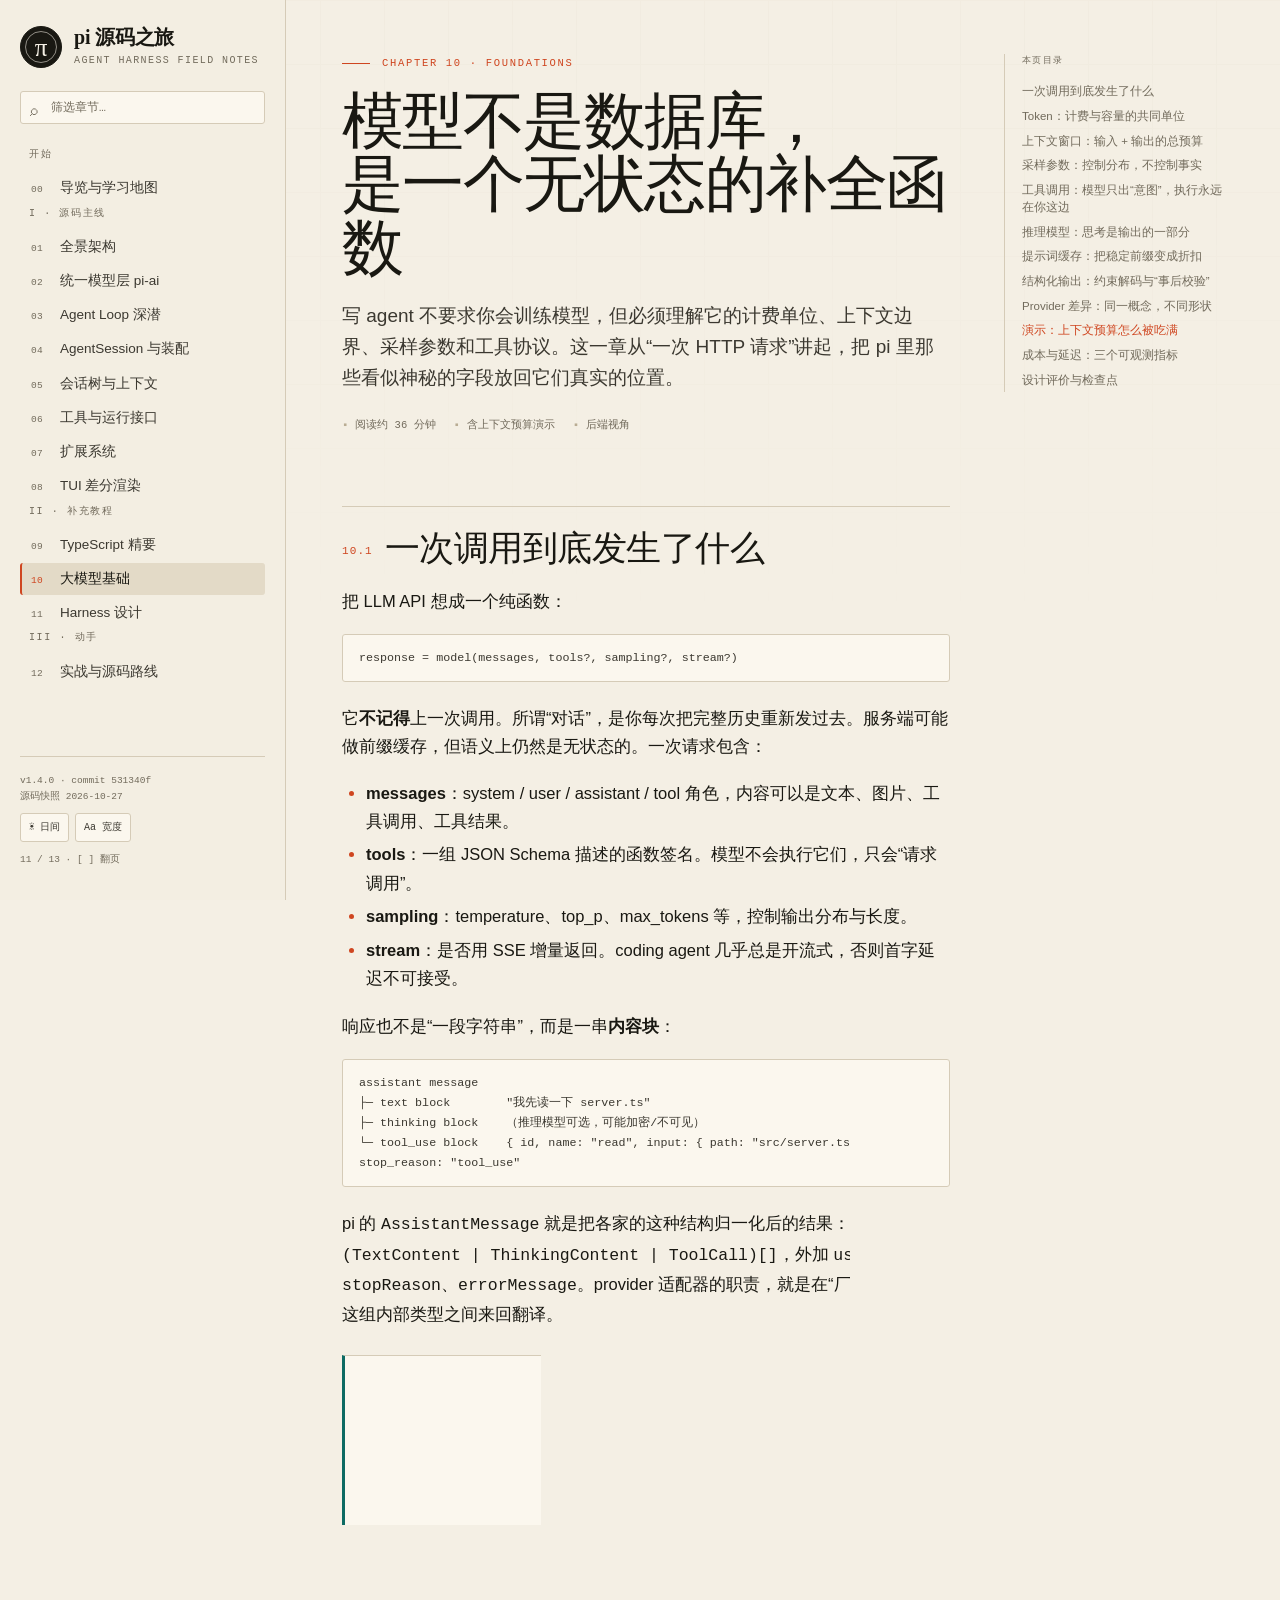
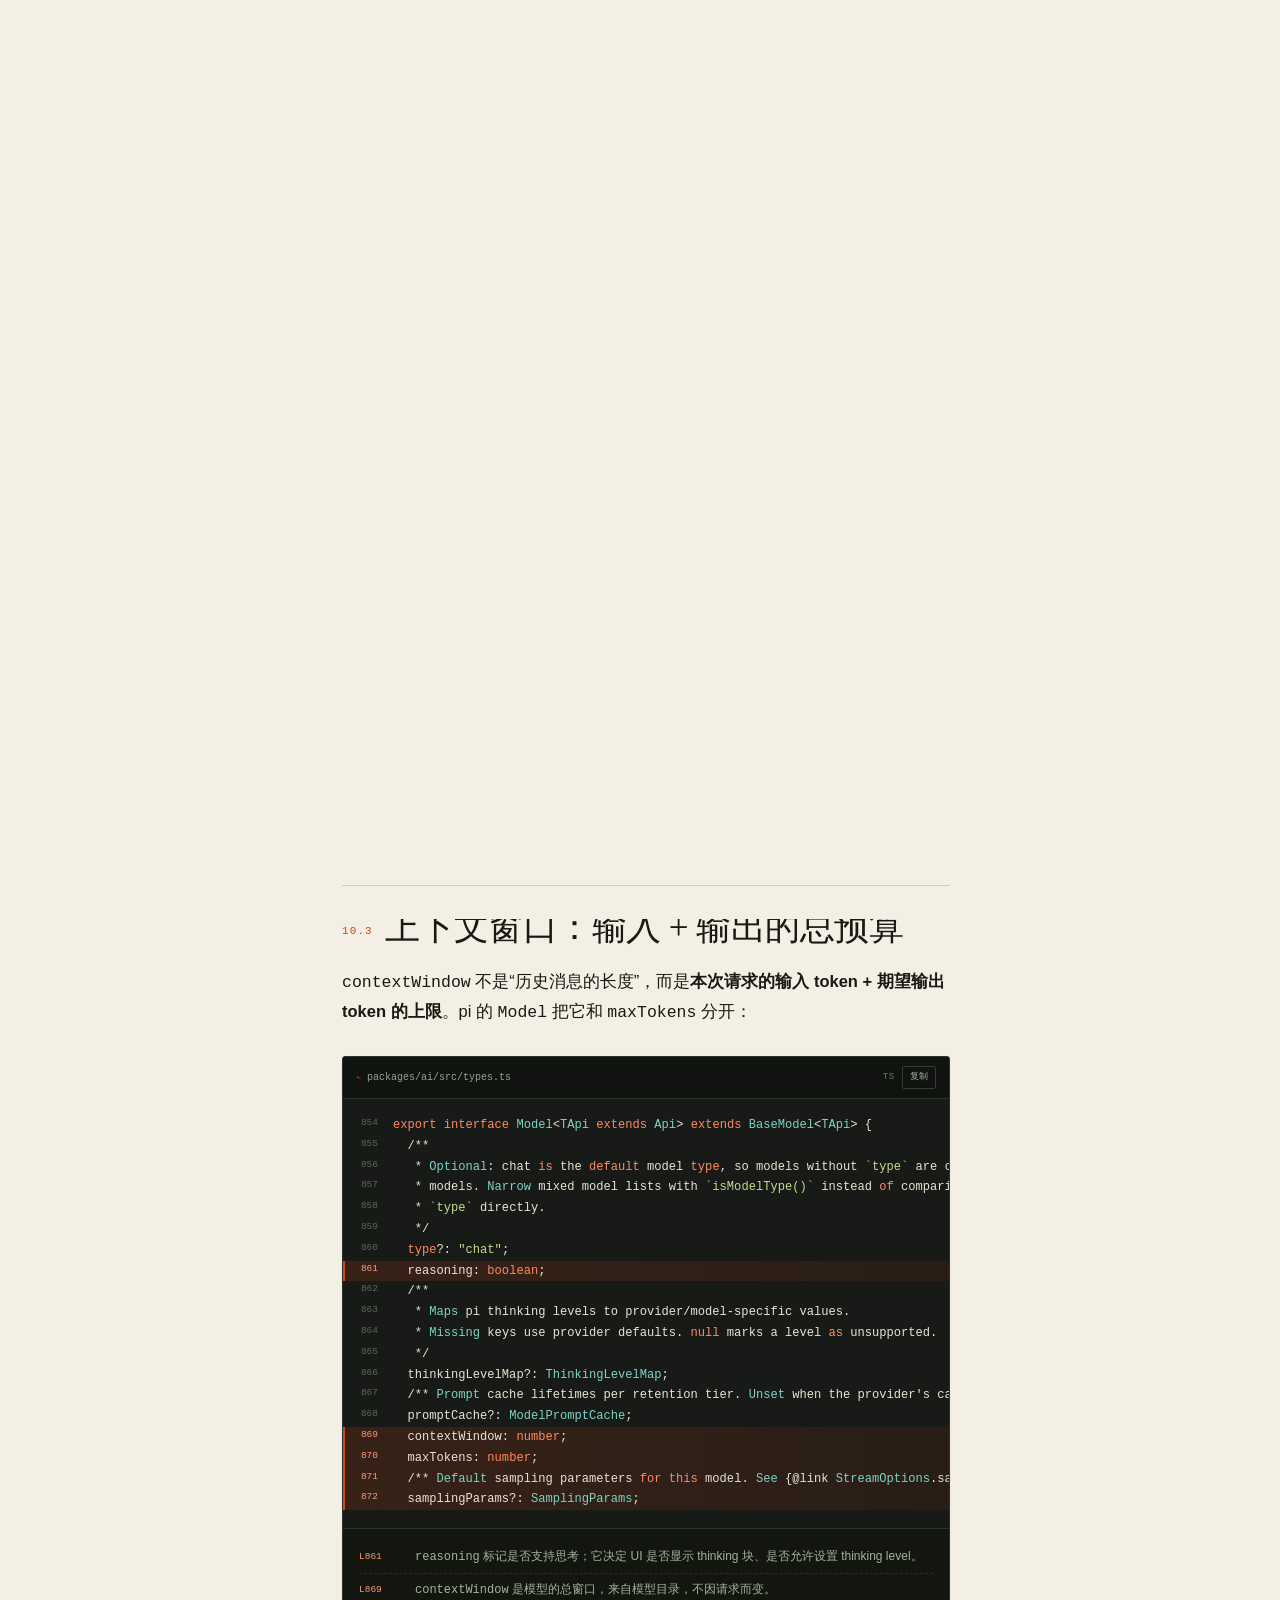
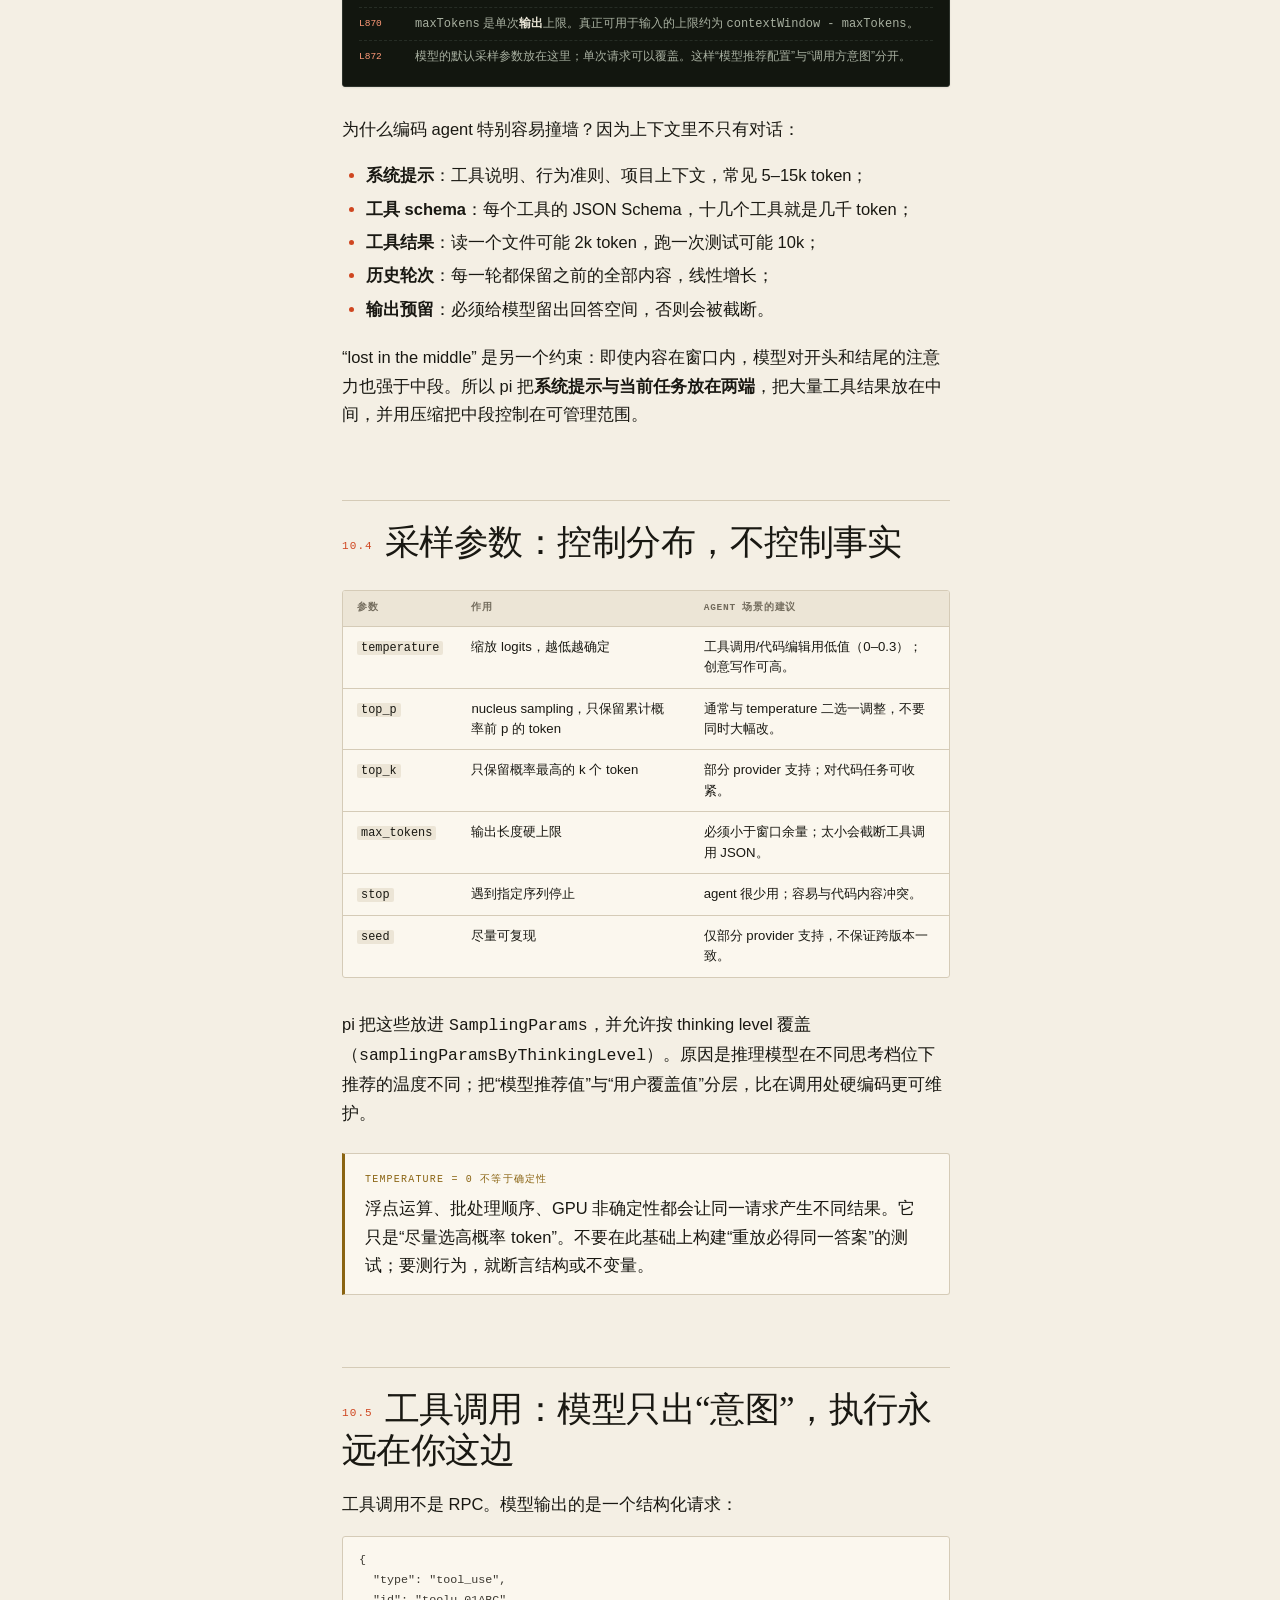
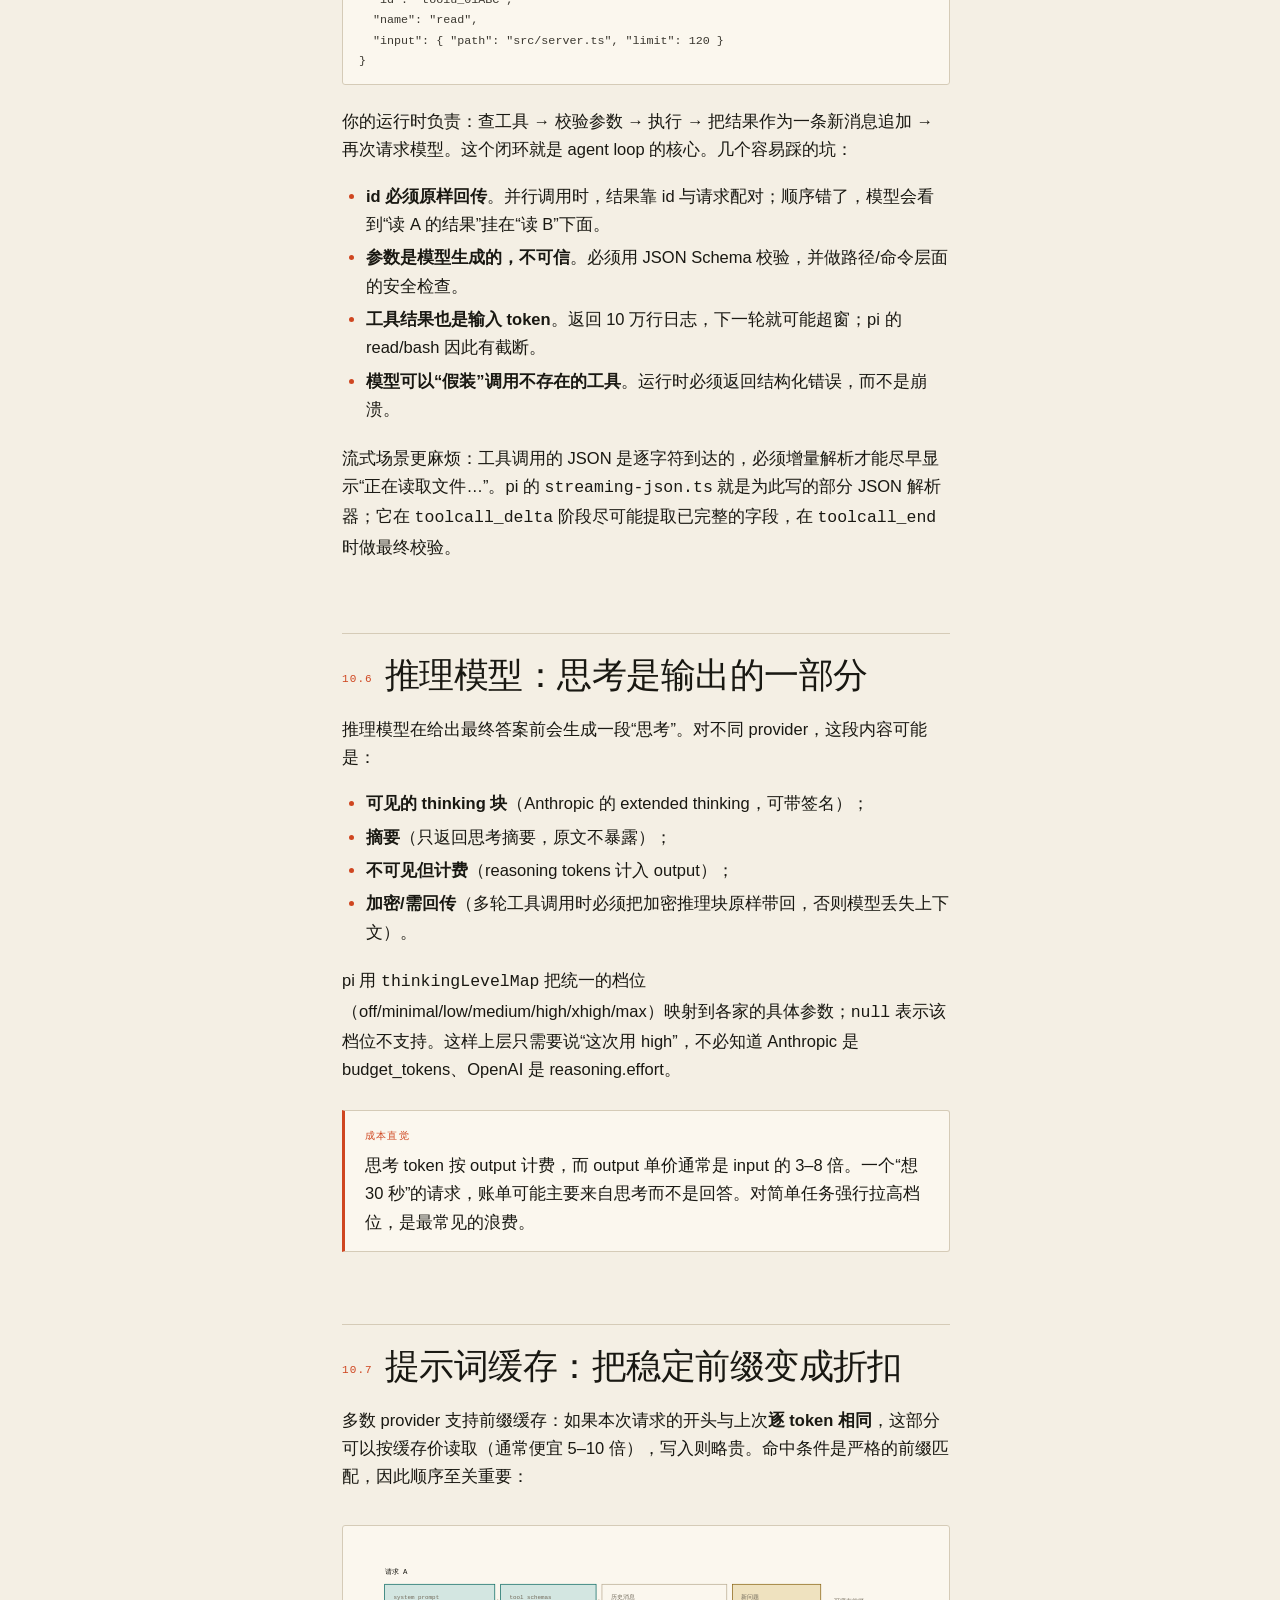
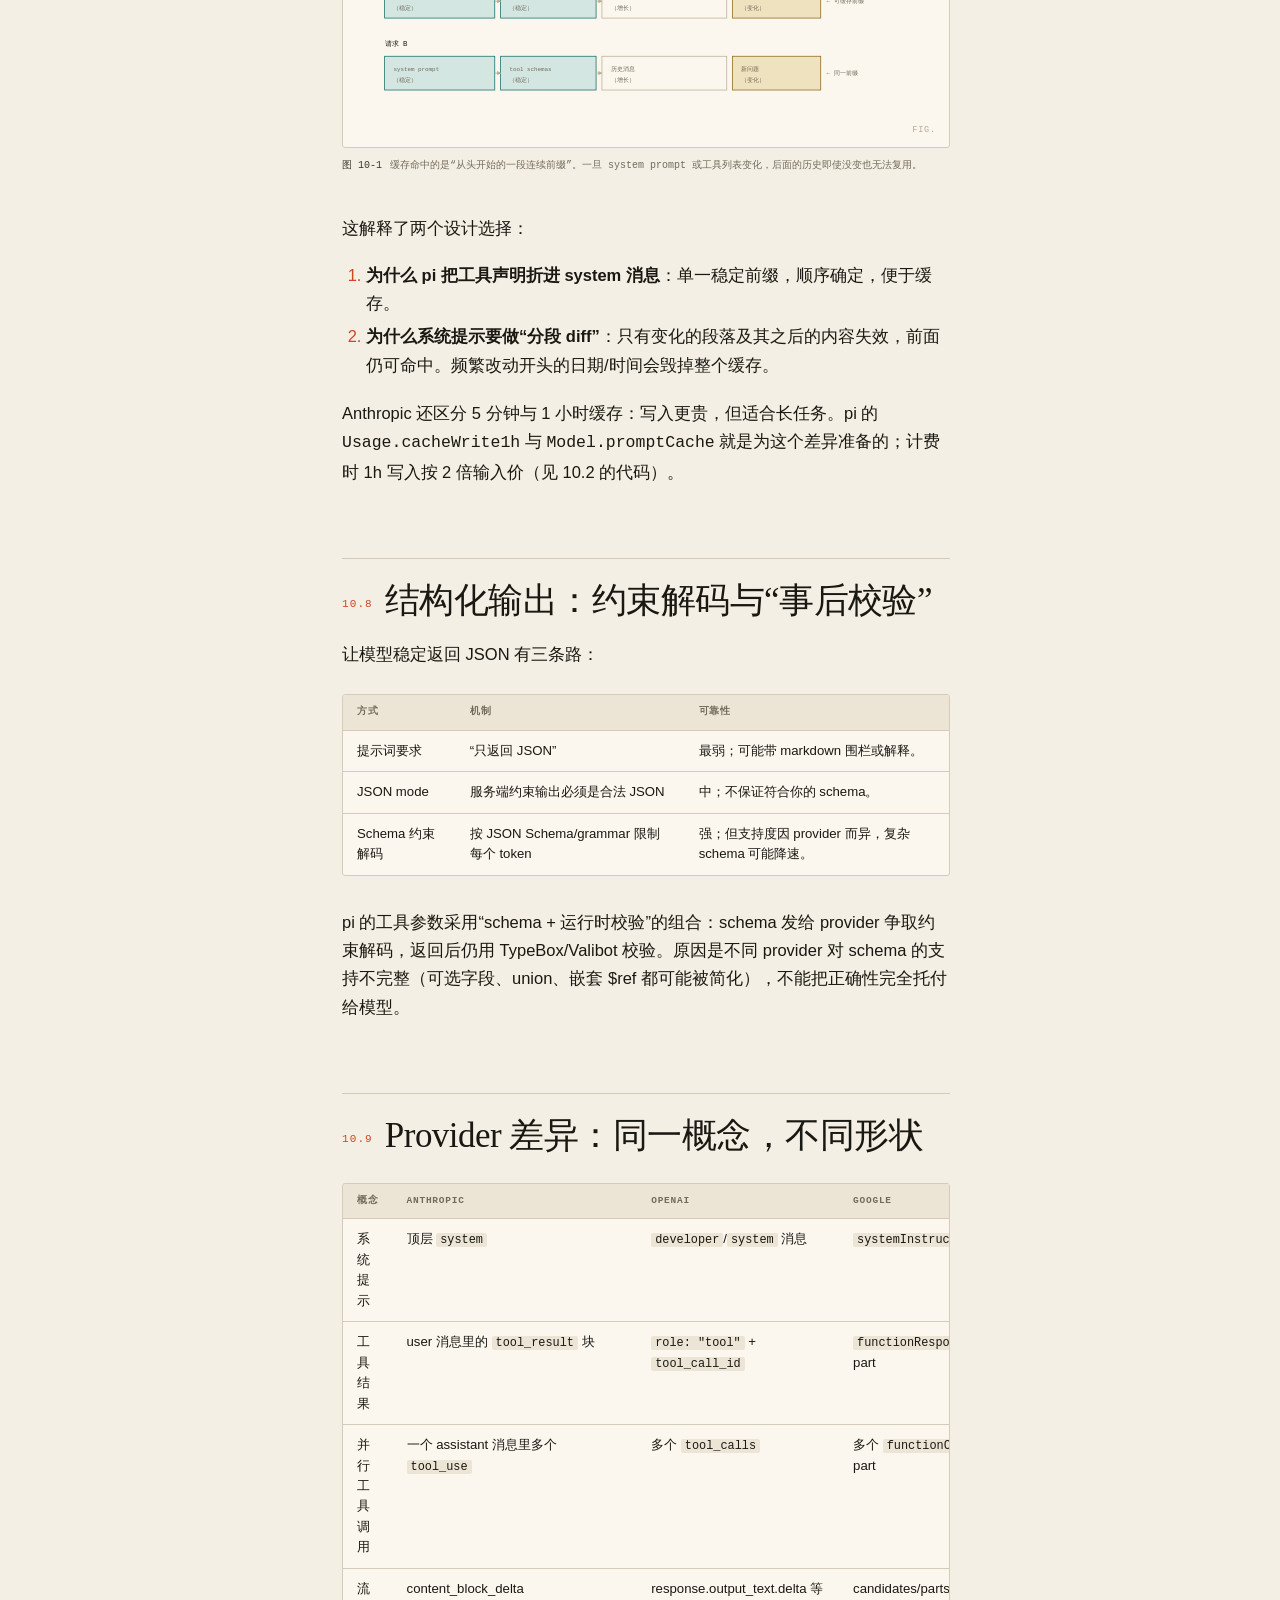
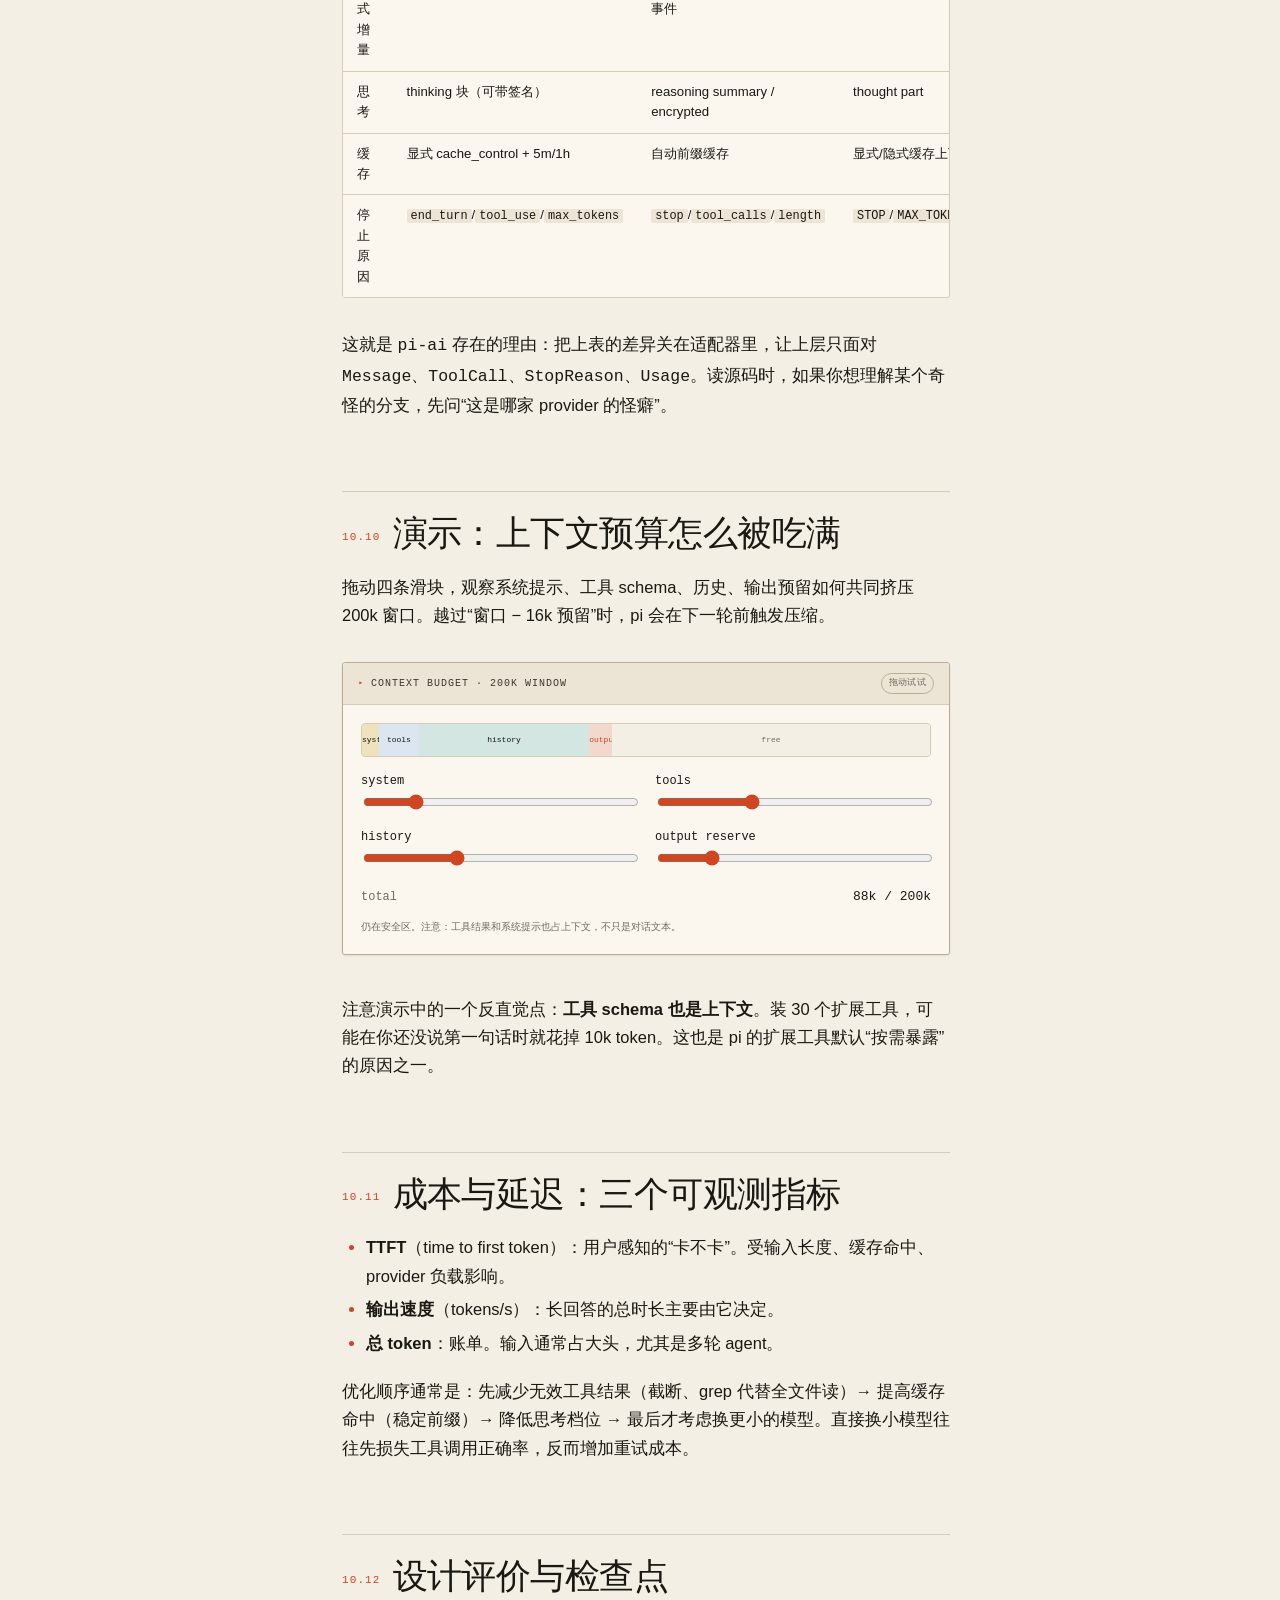
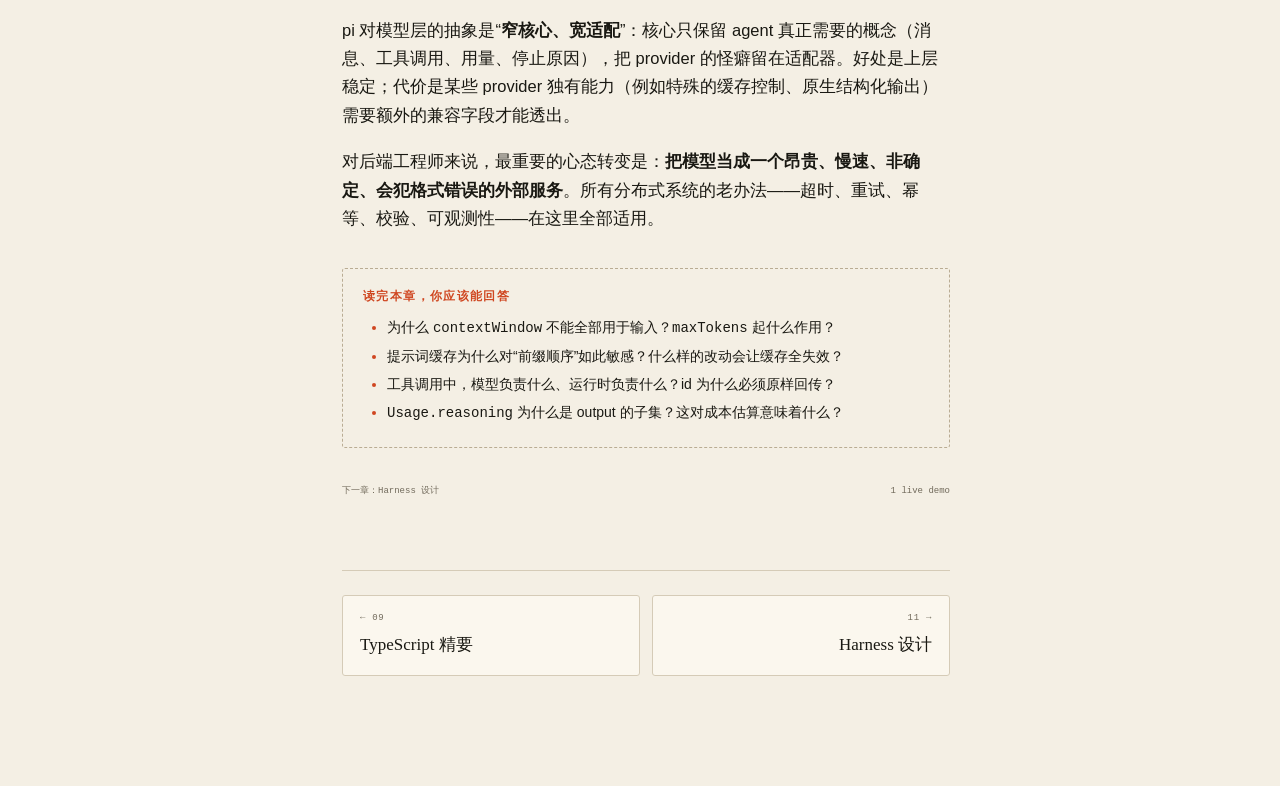
<file: 10-llm.html>
<!doctype html>
<html lang="zh-CN" data-theme="light">
<head>
<meta charset="utf-8">
<meta name="viewport" content="width=device-width, initial-scale=1">
<title>10 · 大模型基础 — pi 源码之旅</title>
<meta name="description" content="面向后端工程师的 LLM 基础：token、上下文窗口、采样、工具调用、推理模型、提示词缓存、结构化输出与成本。">
<link rel="stylesheet" href="assets/css/site.css">
</head>
<body>

<div class="shell">
  <aside class="sidebar">
    <a class="brand" href="index.html">
      <span class="brand-mark">π</span>
      <span class="brand-text"><strong>pi 源码之旅</strong><span>agent harness field notes</span></span>
    </a>
    <div class="side-search"><input id="nav-search" type="search" placeholder="筛选章节…" aria-label="筛选章节"></div>
    <nav id="sidebar-nav" aria-label="章节导航"></nav>
    <div class="side-foot">
      <div>v1.4.0 · commit 531340f</div>
      <div>源码快照 2026-10-27</div>
      <div class="side-actions">
        <button class="icon-btn" data-theme-toggle type="button">☀ 日间</button>
        <button class="icon-btn" data-font-toggle type="button">Aa 宽度</button>
      </div>
      <div id="kbd-hint" style="margin-top:10px"></div>
    </div>
  </aside>

  <main class="main">
    <div class="read-progress" id="read-progress"><span></span></div>
    <div class="mobile-bar">
      <button class="icon-btn" data-nav-toggle type="button" aria-label="打开目录">☰ 目录</button>
      <span class="mb-title" id="mobile-title">大模型基础</span>
      <button class="icon-btn" data-theme-toggle type="button">☀</button>
    </div>

    <div class="page">
      <div class="page-inner">
        <article>
          <header class="chapter-head">
            <div class="chapter-mark">Chapter 10 · foundations</div>
            <h1>模型不是数据库，<br>是一个无状态的补全函数</h1>
            <p class="lead">写 agent 不要求你会训练模型，但必须理解它的计费单位、上下文边界、采样参数和工具协议。这一章从“一次 HTTP 请求”讲起，把 pi 里那些看似神秘的字段放回它们真实的位置。</p>
            <div class="meta-row">
              <span>阅读约 36 分钟</span>
              <span>含上下文预算演示</span>
              <span>后端视角</span>
            </div>
          </header>

          <h2 id="request"><span class="h2-num">10.1</span>一次调用到底发生了什么</h2>
          <p>把 LLM API 想成一个纯函数：</p>
          <pre class="plain-tree">response = model(messages, tools?, sampling?, stream?)</pre>
          <p>它<strong>不记得</strong>上一次调用。所谓“对话”，是你每次把完整历史重新发过去。服务端可能做前缀缓存，但语义上仍然是无状态的。一次请求包含：</p>
          <ul>
            <li><strong>messages</strong>：system / user / assistant / tool 角色，内容可以是文本、图片、工具调用、工具结果。</li>
            <li><strong>tools</strong>：一组 JSON Schema 描述的函数签名。模型不会执行它们，只会“请求调用”。</li>
            <li><strong>sampling</strong>：temperature、top_p、max_tokens 等，控制输出分布与长度。</li>
            <li><strong>stream</strong>：是否用 SSE 增量返回。coding agent 几乎总是开流式，否则首字延迟不可接受。</li>
          </ul>

          <p>响应也不是“一段字符串”，而是一串<strong>内容块</strong>：</p>
          <pre class="plain-tree">assistant message
├─ text block        "我先读一下 server.ts"
├─ thinking block    （推理模型可选，可能加密/不可见）
└─ tool_use block    { id, name: "read", input: { path: "src/server.ts" } }
stop_reason: "tool_use"</pre>

          <p>pi 的 <code>AssistantMessage</code> 就是把各家的这种结构归一化后的结果：<code>content: (TextContent | ThinkingContent | ToolCall)[]</code>，外加 <code>usage</code>、<code>stopReason</code>、<code>errorMessage</code>。provider 适配器的职责，就是在“厂商 JSON”和这组内部类型之间来回翻译。</p>

          <div class="callout note">
            <div class="callout-title">为什么 agent 框架都有一层“消息归一化”</div>
            <p>Anthropic 的工具结果放在 <code>user</code> 消息的 <code>tool_result</code> 块里；OpenAI 用独立的 <code>role: "tool"</code> 消息加 <code>tool_call_id</code>；Google 用 <code>functionResponse</code> part。如果核心循环直接拼厂商格式，换模型就要改循环。pi 的做法是：核心只认内部 <code>Message</code>，适配器负责投影。</p>
          </div>

          <h2 id="tokens"><span class="h2-num">10.2</span>Token：计费与容量的共同单位</h2>
          <p>模型不按字符处理文本，而按 token。一个 token 大约对应：</p>
          <ul>
            <li>英文：约 4 个字符，或 0.75 个单词；</li>
            <li>中文：常见汉字约 1–2 个 token（取决于 tokenizer 与词表）；</li>
            <li>代码：缩进、标点、常见标识符往往各占一个 token，实际密度比英文更低；</li>
            <li>图片：按分辨率折算成视觉 token，可能上千。</li>
          </ul>

          <p>关键结论：<strong>字符数不是可靠的预算单位</strong>。pi 的 faux provider 用一个粗暴的估算做模拟：</p>

          <div class="code-panel" data-file="packages/ai/src/providers/faux.ts" data-lang="ts" data-start="159" data-highlight="1-3">
            <div class="code-head">
              <span class="path">packages/ai/src/providers/faux.ts</span>
              <span class="right"><span class="lang">ts</span><button class="copy-btn" type="button">复制</button></span>
            </div>
            <script type="text/plain" class="src">
function estimateTokens(text: string): number {
	return Math.ceil(text.length / 4);
}
            </script>
            <ul class="code-notes">
              <li><b>L159-161</b><span>只用于本地假 provider 的延迟/用量模拟，<strong>不是</strong>真实计费依据。真实 token 数由 provider 返回的 <code>usage</code> 决定。</span></li>
              <li><b>为什么是 /4</b><span>英文文本的经验平均值。对中文、代码、JSON 会显著低估，所以不能拿它做压缩阈值判断。</span></li>
            </ul>
          </div>

          <p>pi 的 <code>Usage</code> 把账单拆得很细，因为它直接影响成本优化：</p>

          <div class="code-panel" data-file="packages/ai/src/types.ts" data-lang="ts" data-start="459" data-highlight="2-5,13,27">
            <div class="code-head">
              <span class="path">packages/ai/src/types.ts</span>
              <span class="right"><span class="lang">ts</span><button class="copy-btn" type="button">复制</button></span>
            </div>
            <script type="text/plain" class="src">
export interface Usage {
	input: number;
	output: number;
	cacheRead: number;
	cacheWrite: number;
	/** Subset of `cacheWrite` written with 1h retention. Only Anthropic reports this split. */
	cacheWrite1h?: number;
	/**
	 * Reasoning/thinking tokens, when the provider reports them. This is a subset of
	 * `output`: `output` already includes these tokens. Set to a number (possibly 0) by
	 * providers that expose a reasoning breakdown; left undefined by providers that don't.
	 */
	reasoning?: number;
	totalTokens: number;
	cost: {
		/** Catalog-derived input cost. */
		input: number;
		/** Catalog-derived output cost. */
		output: number;
		/** Catalog-derived cache-read cost. */
		cacheRead: number;
		/** Catalog-derived cache-write cost. */
		cacheWrite: number;
		/** Best available total: provider-reported billed cost when supported, otherwise the catalog estimate. */
		total: number;
		/** True when `total` is the billed cost reported by the provider. False when it is a catalog estimate; absent also means false. */
		totalFromProvider?: boolean;
	};
}
            </script>
            <ul class="code-notes">
              <li><b>L460-463</b><span>普通输入、普通输出、缓存命中读、缓存写入分开计。它们的单价可能相差 10 倍以上。</span></li>
              <li><b>L471</b><span><code>reasoning</code> 是 <code>output</code> 的<strong>子集</strong>，不是额外项。很多账单只按 output 计，思考 token 已经包含在内。</span></li>
              <li><b>L485</b><span><code>totalFromProvider</code> 区分“厂商报的实账单”与“本地按价目表估算”。两者可能因折扣/阶梯价而不一致。</span></li>
            </ul>
          </div>

          <p>成本计算的实现值得一读，因为它处理了两件容易错的事——<strong>阶梯价</strong>与<strong>长缓存写入的倍率</strong>：</p>

          <div class="code-panel" data-file="packages/ai/src/models.ts" data-lang="ts" data-start="1236" data-highlight="2-11,14-18,20-22">
            <div class="code-head">
              <span class="path">packages/ai/src/models.ts</span>
              <span class="right"><span class="lang">ts</span><button class="copy-btn" type="button">复制</button></span>
            </div>
            <script type="text/plain" class="src">
export function calculateCost(model: AnyModel, usage: Usage): Usage["cost"] {
	const inputTokens = usage.input + usage.cacheRead + usage.cacheWrite;
	let rates: ModelCostRates = model.cost;
	let matchedThreshold = -1;
	for (const tier of model.cost.tiers ?? []) {
		if (inputTokens > tier.inputTokensAbove && tier.inputTokensAbove > matchedThreshold) {
			rates = tier;
			matchedThreshold = tier.inputTokensAbove;
		}
	}

	// Anthropic charges 2x base input for 1h cache writes.
	const longWrite = usage.cacheWrite1h ?? 0;
	const shortWrite = usage.cacheWrite - longWrite;
	usage.cost.input = (rates.input / 1000000) * usage.input;
	usage.cost.output = (rates.output / 1000000) * usage.output;
	usage.cost.cacheRead = (rates.cacheRead / 1000000) * usage.cacheRead;
	usage.cost.cacheWrite = (rates.cacheWrite * shortWrite + rates.input * 2 * longWrite) / 1000000;
	usage.cost.total = usage.cost.input + usage.cost.output + usage.cost.cacheRead + usage.cost.cacheWrite;
	usage.cost.totalFromProvider = false;
	return usage.cost;
}
            </script>
            <ul class="code-notes">
              <li><b>L1237</b><span>阶梯价按“总输入量”选档：缓存读与写也计入，因为它们同样占用模型输入。</span></li>
              <li><b>L1241-1247</b><span>遍历所有 tier，取满足条件的最高阈值，而不是遇到第一个就停。价目表可以乱序。</span></li>
              <li><b>L1254</b><span>1 小时缓存写入按基础输入价 2 倍计；短缓存写入用 <code>cacheWrite</code> 单价。把 <code>cacheWrite1h</code> 从总量里拆出来，避免重复计费。</span></li>
              <li><b>L1256</b><span>单价单位是“每百万 token”，所以除以 <code>1_000_000</code>。这是最常见的 1000 倍错误来源。</span></li>
            </ul>
          </div>

          <h2 id="context"><span class="h2-num">10.3</span>上下文窗口：输入 + 输出的总预算</h2>
          <p><code>contextWindow</code> 不是“历史消息的长度”，而是<strong>本次请求的输入 token + 期望输出 token 的上限</strong>。pi 的 <code>Model</code> 把它和 <code>maxTokens</code> 分开：</p>

          <div class="code-panel" data-file="packages/ai/src/types.ts" data-lang="ts" data-start="854" data-highlight="8,16-18,19">
            <div class="code-head">
              <span class="path">packages/ai/src/types.ts</span>
              <span class="right"><span class="lang">ts</span><button class="copy-btn" type="button">复制</button></span>
            </div>
            <script type="text/plain" class="src">
export interface Model<TApi extends Api> extends BaseModel<TApi> {
	/**
	 * Optional: chat is the default model type, so models without `type` are chat
	 * models. Narrow mixed model lists with `isModelType()` instead of comparing
	 * `type` directly.
	 */
	type?: "chat";
	reasoning: boolean;
	/**
	 * Maps pi thinking levels to provider/model-specific values.
	 * Missing keys use provider defaults. null marks a level as unsupported.
	 */
	thinkingLevelMap?: ThinkingLevelMap;
	/** Prompt cache lifetimes per retention tier. Unset when the provider's cache behavior is unknown. */
	promptCache?: ModelPromptCache;
	contextWindow: number;
	maxTokens: number;
	/** Default sampling parameters for this model. See {@link StreamOptions.samplingParams}; per-request keys override these. */
	samplingParams?: SamplingParams;
            </script>
            <ul class="code-notes">
              <li><b>L861</b><span><code>reasoning</code> 标记是否支持思考；它决定 UI 是否显示 thinking 块、是否允许设置 thinking level。</span></li>
              <li><b>L869</b><span><code>contextWindow</code> 是模型的总窗口，来自模型目录，不因请求而变。</span></li>
              <li><b>L870</b><span><code>maxTokens</code> 是单次<strong>输出</strong>上限。真正可用于输入的上限约为 <code>contextWindow - maxTokens</code>。</span></li>
              <li><b>L872</b><span>模型的默认采样参数放在这里；单次请求可以覆盖。这样“模型推荐配置”与“调用方意图”分开。</span></li>
            </ul>
          </div>

          <p>为什么编码 agent 特别容易撞墙？因为上下文里不只有对话：</p>
          <ul>
            <li><strong>系统提示</strong>：工具说明、行为准则、项目上下文，常见 5–15k token；</li>
            <li><strong>工具 schema</strong>：每个工具的 JSON Schema，十几个工具就是几千 token；</li>
            <li><strong>工具结果</strong>：读一个文件可能 2k token，跑一次测试可能 10k；</li>
            <li><strong>历史轮次</strong>：每一轮都保留之前的全部内容，线性增长；</li>
            <li><strong>输出预留</strong>：必须给模型留出回答空间，否则会被截断。</li>
          </ul>

          <p>“lost in the middle” 是另一个约束：即使内容在窗口内，模型对开头和结尾的注意力也强于中段。所以 pi 把<strong>系统提示与当前任务放在两端</strong>，把大量工具结果放在中间，并用压缩把中段控制在可管理范围。</p>

          <h2 id="sampling"><span class="h2-num">10.4</span>采样参数：控制分布，不控制事实</h2>
          <div class="table-wrap">
            <table>
              <thead><tr><th>参数</th><th>作用</th><th>agent 场景的建议</th></tr></thead>
              <tbody>
                <tr><td><code>temperature</code></td><td>缩放 logits，越低越确定</td><td>工具调用/代码编辑用低值（0–0.3）；创意写作可高。</td></tr>
                <tr><td><code>top_p</code></td><td> nucleus sampling，只保留累计概率前 p 的 token</td><td>通常与 temperature 二选一调整，不要同时大幅改。</td></tr>
                <tr><td><code>top_k</code></td><td>只保留概率最高的 k 个 token</td><td>部分 provider 支持；对代码任务可收紧。</td></tr>
                <tr><td><code>max_tokens</code></td><td>输出长度硬上限</td><td>必须小于窗口余量；太小会截断工具调用 JSON。</td></tr>
                <tr><td><code>stop</code></td><td>遇到指定序列停止</td><td>agent 很少用；容易与代码内容冲突。</td></tr>
                <tr><td><code>seed</code></td><td>尽量可复现</td><td>仅部分 provider 支持，不保证跨版本一致。</td></tr>
              </tbody>
            </table>
          </div>
          <p>pi 把这些放进 <code>SamplingParams</code>，并允许按 thinking level 覆盖（<code>samplingParamsByThinkingLevel</code>）。原因是推理模型在不同思考档位下推荐的温度不同；把“模型推荐值”与“用户覆盖值”分层，比在调用处硬编码更可维护。</p>
          <div class="callout warn">
            <div class="callout-title">temperature = 0 不等于确定性</div>
            <p>浮点运算、批处理顺序、GPU 非确定性都会让同一请求产生不同结果。它只是“尽量选高概率 token”。不要在此基础上构建“重放必得同一答案”的测试；要测行为，就断言结构或不变量。</p>
          </div>

          <h2 id="tools"><span class="h2-num">10.5</span>工具调用：模型只出“意图”，执行永远在你这边</h2>
          <p>工具调用不是 RPC。模型输出的是一个结构化请求：</p>
          <pre class="plain-tree">{
  "type": "tool_use",
  "id": "toolu_01ABC",
  "name": "read",
  "input": { "path": "src/server.ts", "limit": 120 }
}</pre>
          <p>你的运行时负责：查工具 → 校验参数 → 执行 → 把结果作为一条新消息追加 → 再次请求模型。这个闭环就是 agent loop 的核心。几个容易踩的坑：</p>
          <ul>
            <li><strong>id 必须原样回传</strong>。并行调用时，结果靠 id 与请求配对；顺序错了，模型会看到“读 A 的结果”挂在“读 B”下面。</li>
            <li><strong>参数是模型生成的，不可信</strong>。必须用 JSON Schema 校验，并做路径/命令层面的安全检查。</li>
            <li><strong>工具结果也是输入 token</strong>。返回 10 万行日志，下一轮就可能超窗；pi 的 read/bash 因此有截断。</li>
            <li><strong>模型可以“假装”调用不存在的工具</strong>。运行时必须返回结构化错误，而不是崩溃。</li>
          </ul>
          <p>流式场景更麻烦：工具调用的 JSON 是逐字符到达的，必须增量解析才能尽早显示“正在读取文件…”。pi 的 <code>streaming-json.ts</code> 就是为此写的部分 JSON 解析器；它在 <code>toolcall_delta</code> 阶段尽可能提取已完整的字段，在 <code>toolcall_end</code> 时做最终校验。</p>

          <h2 id="reasoning"><span class="h2-num">10.6</span>推理模型：思考是输出的一部分</h2>
          <p>推理模型在给出最终答案前会生成一段“思考”。对不同 provider，这段内容可能是：</p>
          <ul>
            <li><strong>可见的 thinking 块</strong>（Anthropic 的 extended thinking，可带签名）；</li>
            <li><strong>摘要</strong>（只返回思考摘要，原文不暴露）；</li>
            <li><strong>不可见但计费</strong>（reasoning tokens 计入 output）；</li>
            <li><strong>加密/需回传</strong>（多轮工具调用时必须把加密推理块原样带回，否则模型丢失上下文）。</li>
          </ul>
          <p>pi 用 <code>thinkingLevelMap</code> 把统一的档位（off/minimal/low/medium/high/xhigh/max）映射到各家的具体参数；<code>null</code> 表示该档位不支持。这样上层只需要说“这次用 high”，不必知道 Anthropic 是 budget_tokens、OpenAI 是 reasoning.effort。</p>
          <div class="callout tip">
            <div class="callout-title">成本直觉</div>
            <p>思考 token 按 output 计费，而 output 单价通常是 input 的 3–8 倍。一个“想 30 秒”的请求，账单可能主要来自思考而不是回答。对简单任务强行拉高档位，是最常见的浪费。</p>
          </div>

          <h2 id="cache"><span class="h2-num">10.7</span>提示词缓存：把稳定前缀变成折扣</h2>
          <p>多数 provider 支持前缀缓存：如果本次请求的开头与上次<strong>逐 token 相同</strong>，这部分可以按缓存价读取（通常便宜 5–10 倍），写入则略贵。命中条件是严格的前缀匹配，因此顺序至关重要：</p>

          <div class="figure reveal">
            <div class="figure-frame">
              <svg viewBox="0 0 760 230" role="img" aria-label="提示词缓存的前缀结构">
                <defs>
                  <marker id="c10" viewBox="0 0 8 8" refX="7" refY="4" markerWidth="5" markerHeight="5" orient="auto">
                    <path d="M0,0 L8,4 L0,8 z" fill="var(--rule-strong)"></path>
                  </marker>
                </defs>
                <text class="dg-label" x="24" y="30">请求 A</text>
                <rect class="dg-box-teal" x="24" y="44" width="150" height="46"></rect>
                <text class="dg-sub" x="36" y="64">system prompt</text>
                <text class="dg-sub" x="36" y="79">（稳定）</text>
                <rect class="dg-box-teal" x="182" y="44" width="130" height="46"></rect>
                <text class="dg-sub" x="194" y="64">tool schemas</text>
                <text class="dg-sub" x="194" y="79">（稳定）</text>
                <rect class="dg-box" x="320" y="44" width="170" height="46"></rect>
                <text class="dg-sub" x="332" y="64">历史消息</text>
                <text class="dg-sub" x="332" y="79">（增长）</text>
                <rect class="dg-box-ochre" x="498" y="44" width="120" height="46"></rect>
                <text class="dg-sub" x="510" y="64">新问题</text>
                <text class="dg-sub" x="510" y="79">（变化）</text>

                <text class="dg-label" x="24" y="128">请求 B</text>
                <rect class="dg-box-teal" x="24" y="142" width="150" height="46"></rect>
                <text class="dg-sub" x="36" y="162">system prompt</text>
                <text class="dg-sub" x="36" y="177">（稳定）</text>
                <rect class="dg-box-teal" x="182" y="142" width="130" height="46"></rect>
                <text class="dg-sub" x="194" y="162">tool schemas</text>
                <text class="dg-sub" x="194" y="177">（稳定）</text>
                <rect class="dg-box" x="320" y="142" width="170" height="46"></rect>
                <text class="dg-sub" x="332" y="162">历史消息</text>
                <text class="dg-sub" x="332" y="177">（增长）</text>
                <rect class="dg-box-ochre" x="498" y="142" width="120" height="46"></rect>
                <text class="dg-sub" x="510" y="162">新问题</text>
                <text class="dg-sub" x="510" y="177">（变化）</text>

                <path class="dg-line" d="M174 67 H182" marker-end="url(#c10)"></path>
                <path class="dg-line" d="M312 67 H320" marker-end="url(#c10)"></path>
                <path class="dg-line" d="M174 165 H182" marker-end="url(#c10)"></path>
                <path class="dg-line" d="M312 165 H320" marker-end="url(#c10)"></path>
                <rect x="24" y="108" width="594" height="12" fill="none"></rect>
                <text class="dg-sub" x="626" y="70">← 可缓存前缀</text>
                <text class="dg-sub" x="626" y="168">← 同一前缀</text>
              </svg>
            </div>
            <figcaption class="figcap"><b>图 10-1</b> 缓存命中的是“从头开始的一段连续前缀”。一旦 system prompt 或工具列表变化，后面的历史即使没变也无法复用。</figcaption>
          </div>

          <p>这解释了两个设计选择：</p>
          <ol>
            <li><strong>为什么 pi 把工具声明折进 system 消息</strong>：单一稳定前缀，顺序确定，便于缓存。</li>
            <li><strong>为什么系统提示要做“分段 diff”</strong>：只有变化的段落及其之后的内容失效，前面仍可命中。频繁改动开头的日期/时间会毁掉整个缓存。</li>
          </ol>

          <p>Anthropic 还区分 5 分钟与 1 小时缓存：写入更贵，但适合长任务。pi 的 <code>Usage.cacheWrite1h</code> 与 <code>Model.promptCache</code> 就是为这个差异准备的；计费时 1h 写入按 2 倍输入价（见 10.2 的代码）。</p>

          <h2 id="structured"><span class="h2-num">10.8</span>结构化输出：约束解码与“事后校验”</h2>
          <p>让模型稳定返回 JSON 有三条路：</p>
          <div class="table-wrap">
            <table>
              <thead><tr><th>方式</th><th>机制</th><th>可靠性</th></tr></thead>
              <tbody>
                <tr><td>提示词要求</td><td>“只返回 JSON”</td><td>最弱；可能带 markdown 围栏或解释。</td></tr>
                <tr><td>JSON mode</td><td>服务端约束输出必须是合法 JSON</td><td>中；不保证符合你的 schema。</td></tr>
                <tr><td>Schema 约束解码</td><td>按 JSON Schema/grammar 限制每个 token</td><td>强；但支持度因 provider 而异，复杂 schema 可能降速。</td></tr>
              </tbody>
            </table>
          </div>
          <p>pi 的工具参数采用“schema + 运行时校验”的组合：schema 发给 provider 争取约束解码，返回后仍用 TypeBox/Valibot 校验。原因是不同 provider 对 schema 的支持不完整（可选字段、union、嵌套 $ref 都可能被简化），不能把正确性完全托付给模型。</p>

          <h2 id="providers"><span class="h2-num">10.9</span>Provider 差异：同一概念，不同形状</h2>
          <div class="table-wrap">
            <table>
              <thead><tr><th>概念</th><th>Anthropic</th><th>OpenAI</th><th>Google</th></tr></thead>
              <tbody>
                <tr><td>系统提示</td><td>顶层 <code>system</code></td><td><code>developer</code>/<code>system</code> 消息</td><td><code>systemInstruction</code></td></tr>
                <tr><td>工具结果</td><td>user 消息里的 <code>tool_result</code> 块</td><td><code>role: "tool"</code> + <code>tool_call_id</code></td><td><code>functionResponse</code> part</td></tr>
                <tr><td>并行工具调用</td><td>一个 assistant 消息里多个 <code>tool_use</code></td><td>多个 <code>tool_calls</code></td><td>多个 <code>functionCall</code> part</td></tr>
                <tr><td>流式增量</td><td>content_block_delta</td><td>response.output_text.delta 等事件</td><td>candidates/parts 增量</td></tr>
                <tr><td>思考</td><td>thinking 块（可带签名）</td><td>reasoning summary / encrypted</td><td>thought part</td></tr>
                <tr><td>缓存</td><td>显式 cache_control + 5m/1h</td><td>自动前缀缓存</td><td>显式/隐式缓存上下文</td></tr>
                <tr><td>停止原因</td><td><code>end_turn</code>/<code>tool_use</code>/<code>max_tokens</code></td><td><code>stop</code>/<code>tool_calls</code>/<code>length</code></td><td><code>STOP</code>/<code>MAX_TOKENS</code></td></tr>
              </tbody>
            </table>
          </div>
          <p>这就是 <code>pi-ai</code> 存在的理由：把上表的差异关在适配器里，让上层只面对 <code>Message</code>、<code>ToolCall</code>、<code>StopReason</code>、<code>Usage</code>。读源码时，如果你想理解某个奇怪的分支，先问“这是哪家 provider 的怪癖”。</p>

          <h2 id="demo"><span class="h2-num">10.10</span>演示：上下文预算怎么被吃满</h2>
          <p>拖动四条滑块，观察系统提示、工具 schema、历史、输出预留如何共同挤压 200k 窗口。越过“窗口 − 16k 预留”时，pi 会在下一轮前触发压缩。</p>

          <div class="demo" data-demo="budget">
            <div class="demo-head">
              <span class="title">context budget · 200k window</span>
              <span class="pill">拖动试试</span>
            </div>
            <div class="demo-body">
              <div class="budget-bar" style="display:flex;height:34px;border-radius:4px;overflow:hidden;border:1px solid var(--rule);margin-bottom:14px"></div>
              <div style="display:grid;grid-template-columns:repeat(2,minmax(0,1fr));gap:10px 18px;margin-bottom:12px">
                <label style="font-size:12px;font-family:var(--mono)">system <input type="range" min="1" max="30" value="6" style="width:100%"></label>
                <label style="font-size:12px;font-family:var(--mono)">tools <input type="range" min="1" max="40" value="14" style="width:100%"></label>
                <label style="font-size:12px;font-family:var(--mono)">history <input type="range" min="1" max="180" value="60" style="width:100%"></label>
                <label style="font-size:12px;font-family:var(--mono)">output reserve <input type="range" min="1" max="40" value="8" style="width:100%"></label>
              </div>
              <div style="display:flex;justify-content:space-between;align-items:center;gap:12px;margin-bottom:8px">
                <span style="font-family:var(--mono);font-size:12px;color:var(--muted)">total</span>
                <span data-budget-total style="font-family:var(--mono);font-size:13px"></span>
              </div>
              <div class="demo-note" data-budget-warn></div>
            </div>
          </div>

          <p>注意演示中的一个反直觉点：<strong>工具 schema 也是上下文</strong>。装 30 个扩展工具，可能在你还没说第一句话时就花掉 10k token。这也是 pi 的扩展工具默认“按需暴露”的原因之一。</p>

          <h2 id="cost"><span class="h2-num">10.11</span>成本与延迟：三个可观测指标</h2>
          <ul>
            <li><strong>TTFT</strong>（time to first token）：用户感知的“卡不卡”。受输入长度、缓存命中、provider 负载影响。</li>
            <li><strong>输出速度</strong>（tokens/s）：长回答的总时长主要由它决定。</li>
            <li><strong>总 token</strong>：账单。输入通常占大头，尤其是多轮 agent。</li>
          </ul>
          <p>优化顺序通常是：先减少无效工具结果（截断、grep 代替全文件读）→ 提高缓存命中（稳定前缀）→ 降低思考档位 → 最后才考虑换更小的模型。直接换小模型往往先损失工具调用正确率，反而增加重试成本。</p>

          <h2 id="critique"><span class="h2-num">10.12</span>设计评价与检查点</h2>
          <p>pi 对模型层的抽象是“<strong>窄核心、宽适配</strong>”：核心只保留 agent 真正需要的概念（消息、工具调用、用量、停止原因），把 provider 的怪癖留在适配器。好处是上层稳定；代价是某些 provider 独有能力（例如特殊的缓存控制、原生结构化输出）需要额外的兼容字段才能透出。</p>
          <p>对后端工程师来说，最重要的心态转变是：<strong>把模型当成一个昂贵、慢速、非确定、会犯格式错误的外部服务</strong>。所有分布式系统的老办法——超时、重试、幂等、校验、可观测性——在这里全部适用。</p>

          <div class="checkpoint">
            <h4>读完本章，你应该能回答</h4>
            <ul>
              <li>为什么 <code>contextWindow</code> 不能全部用于输入？<code>maxTokens</code> 起什么作用？</li>
              <li>提示词缓存为什么对“前缀顺序”如此敏感？什么样的改动会让缓存全失效？</li>
              <li>工具调用中，模型负责什么、运行时负责什么？id 为什么必须原样回传？</li>
              <li><code>Usage.reasoning</code> 为什么是 output 的子集？这对成本估算意味着什么？</li>
            </ul>
          </div>

          <div class="footer-note">
            <span>下一章：Harness 设计</span>
            <span>1 live demo</span>
          </div>
          <nav class="footer-nav" id="footer-nav"></nav>
        </article>
      </div>
      <aside class="toc"><div class="toc-inner" id="toc-nav"></div></aside>
    </div>
  </main>
</div>

<script src="assets/js/site.js"></script>
</body>
</html>
</file>
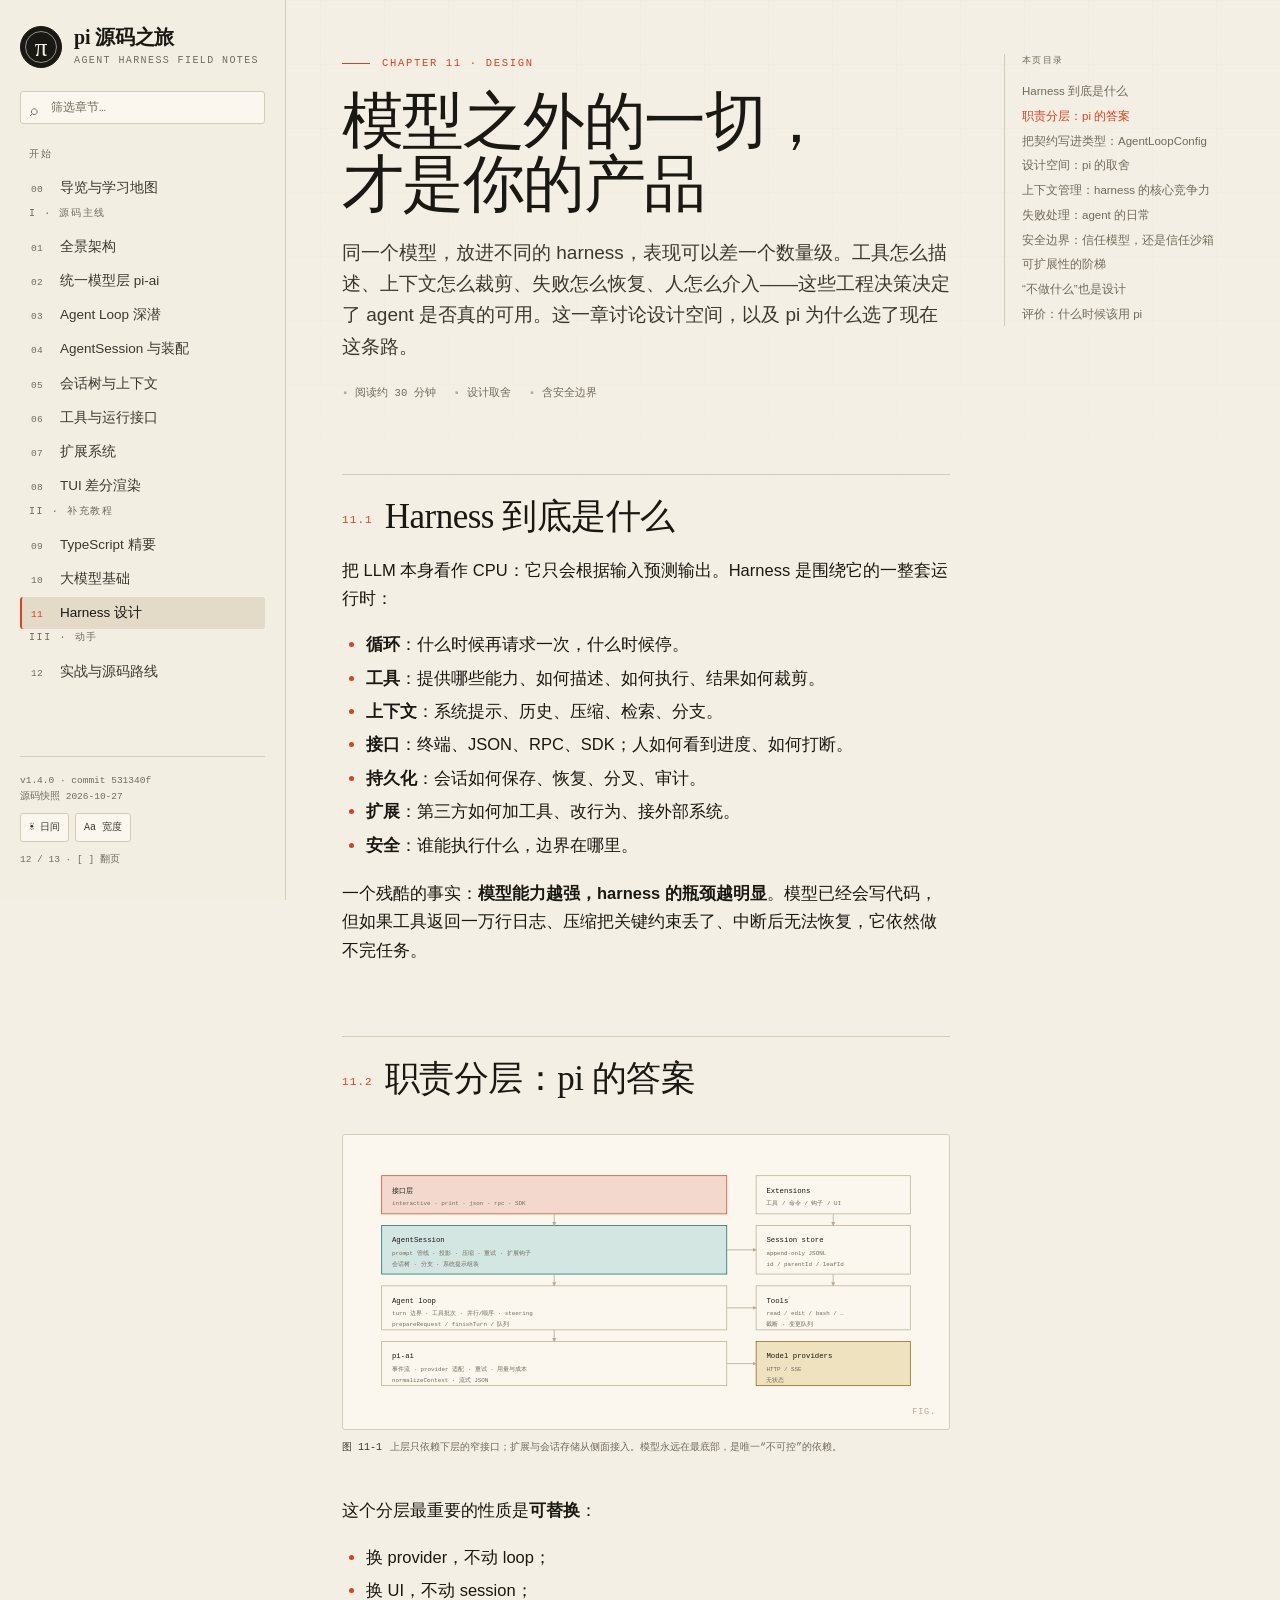
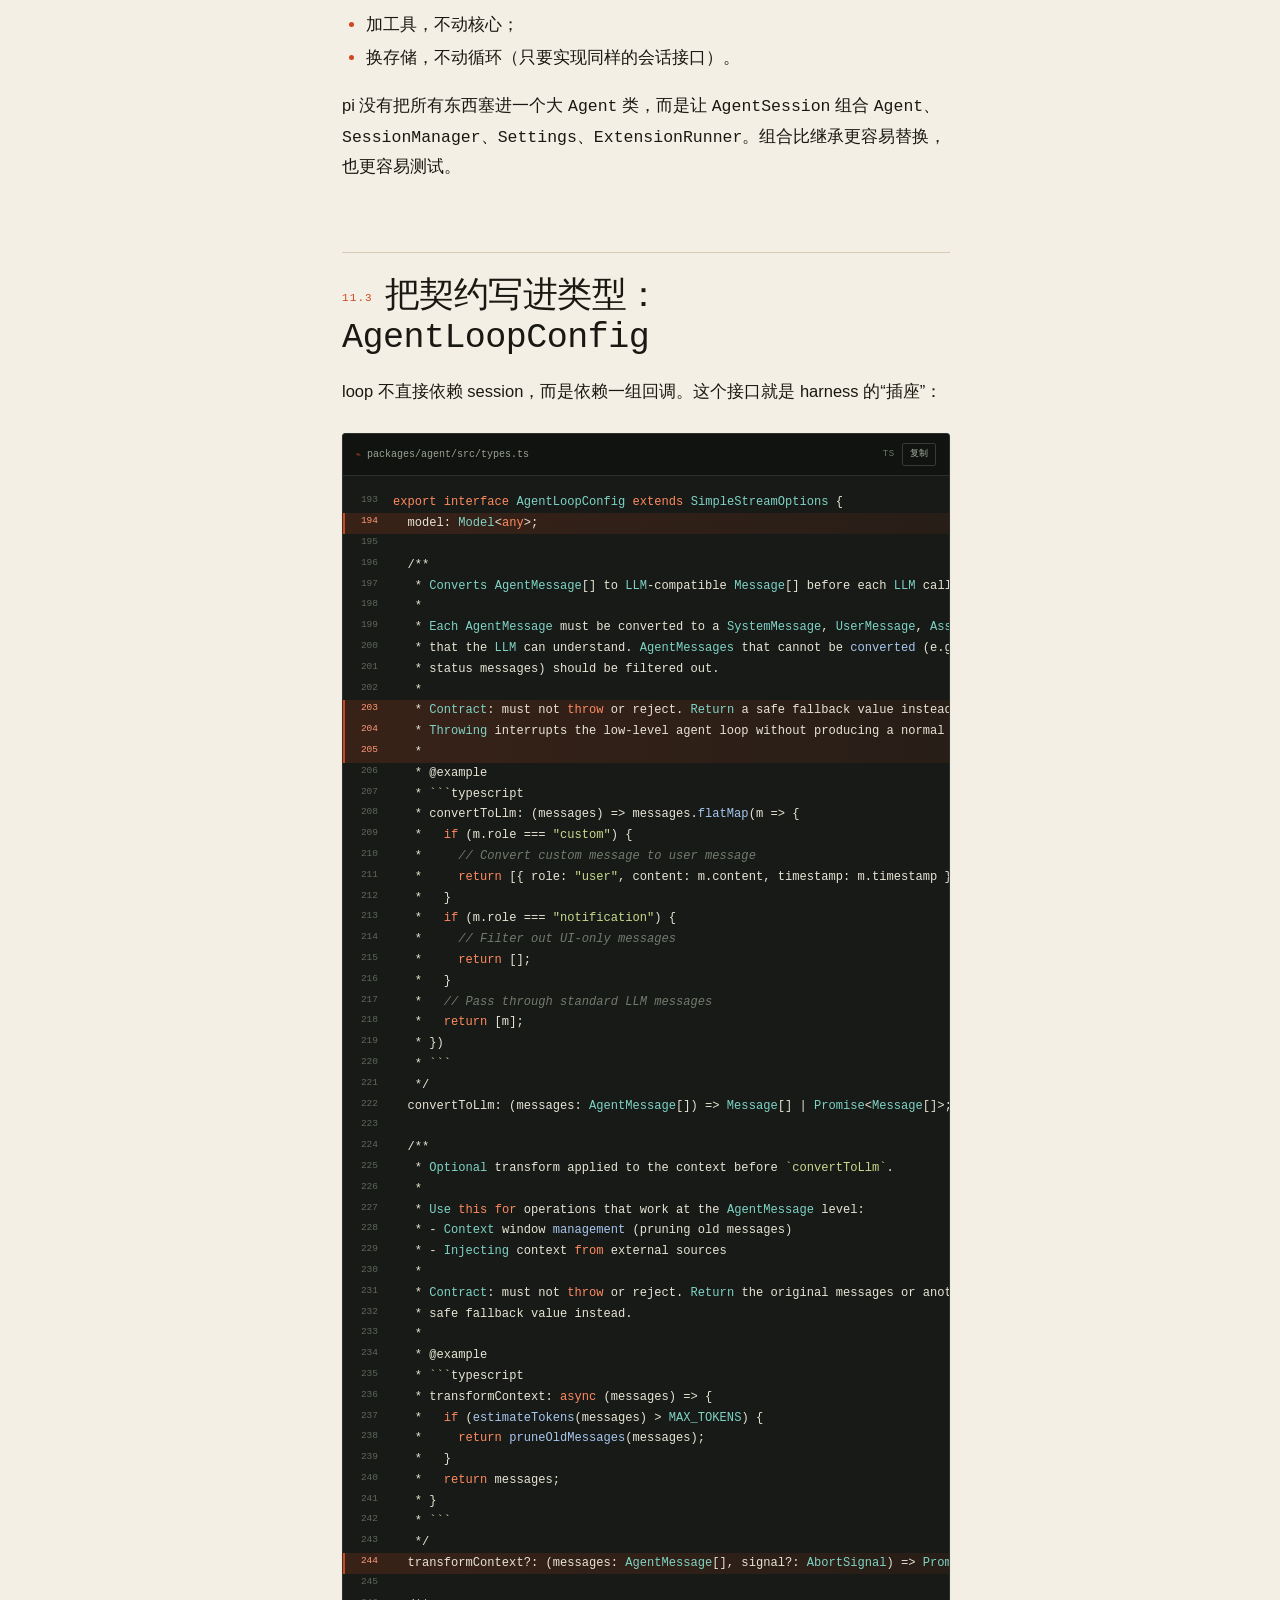
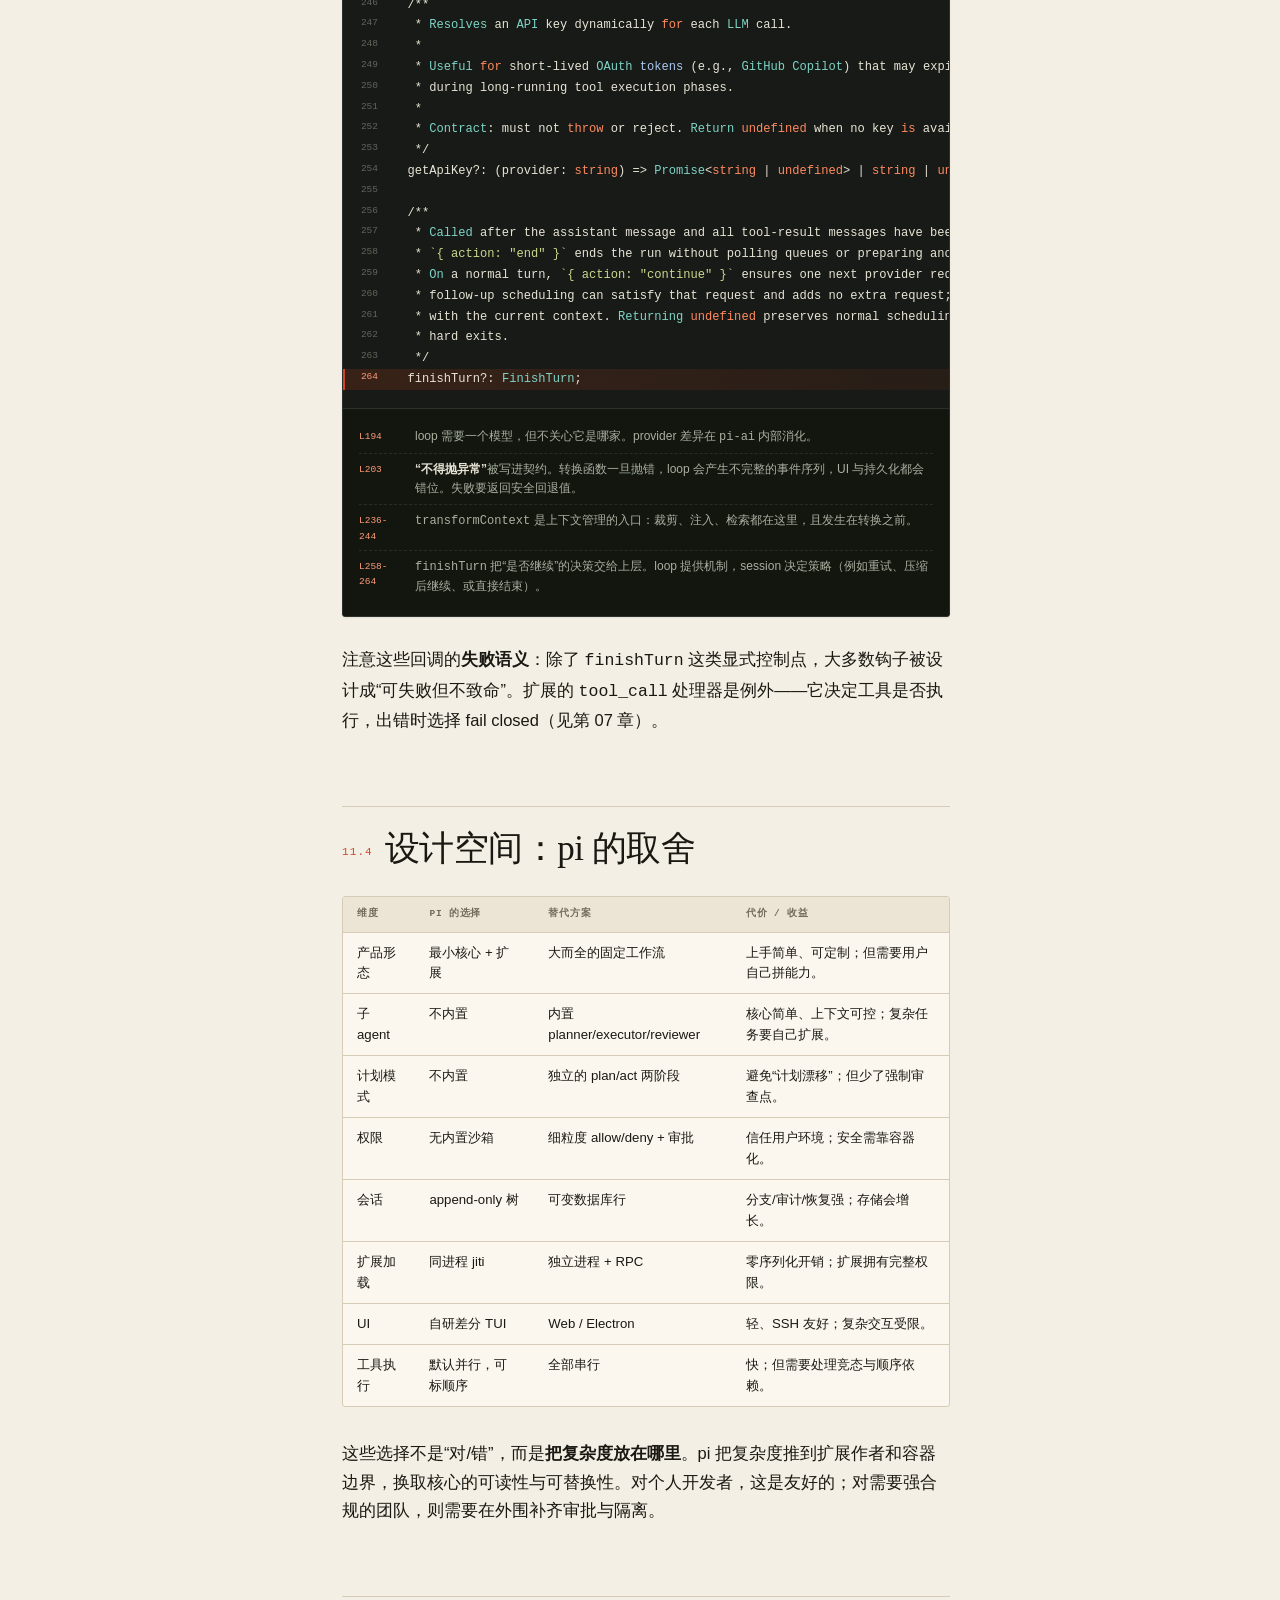
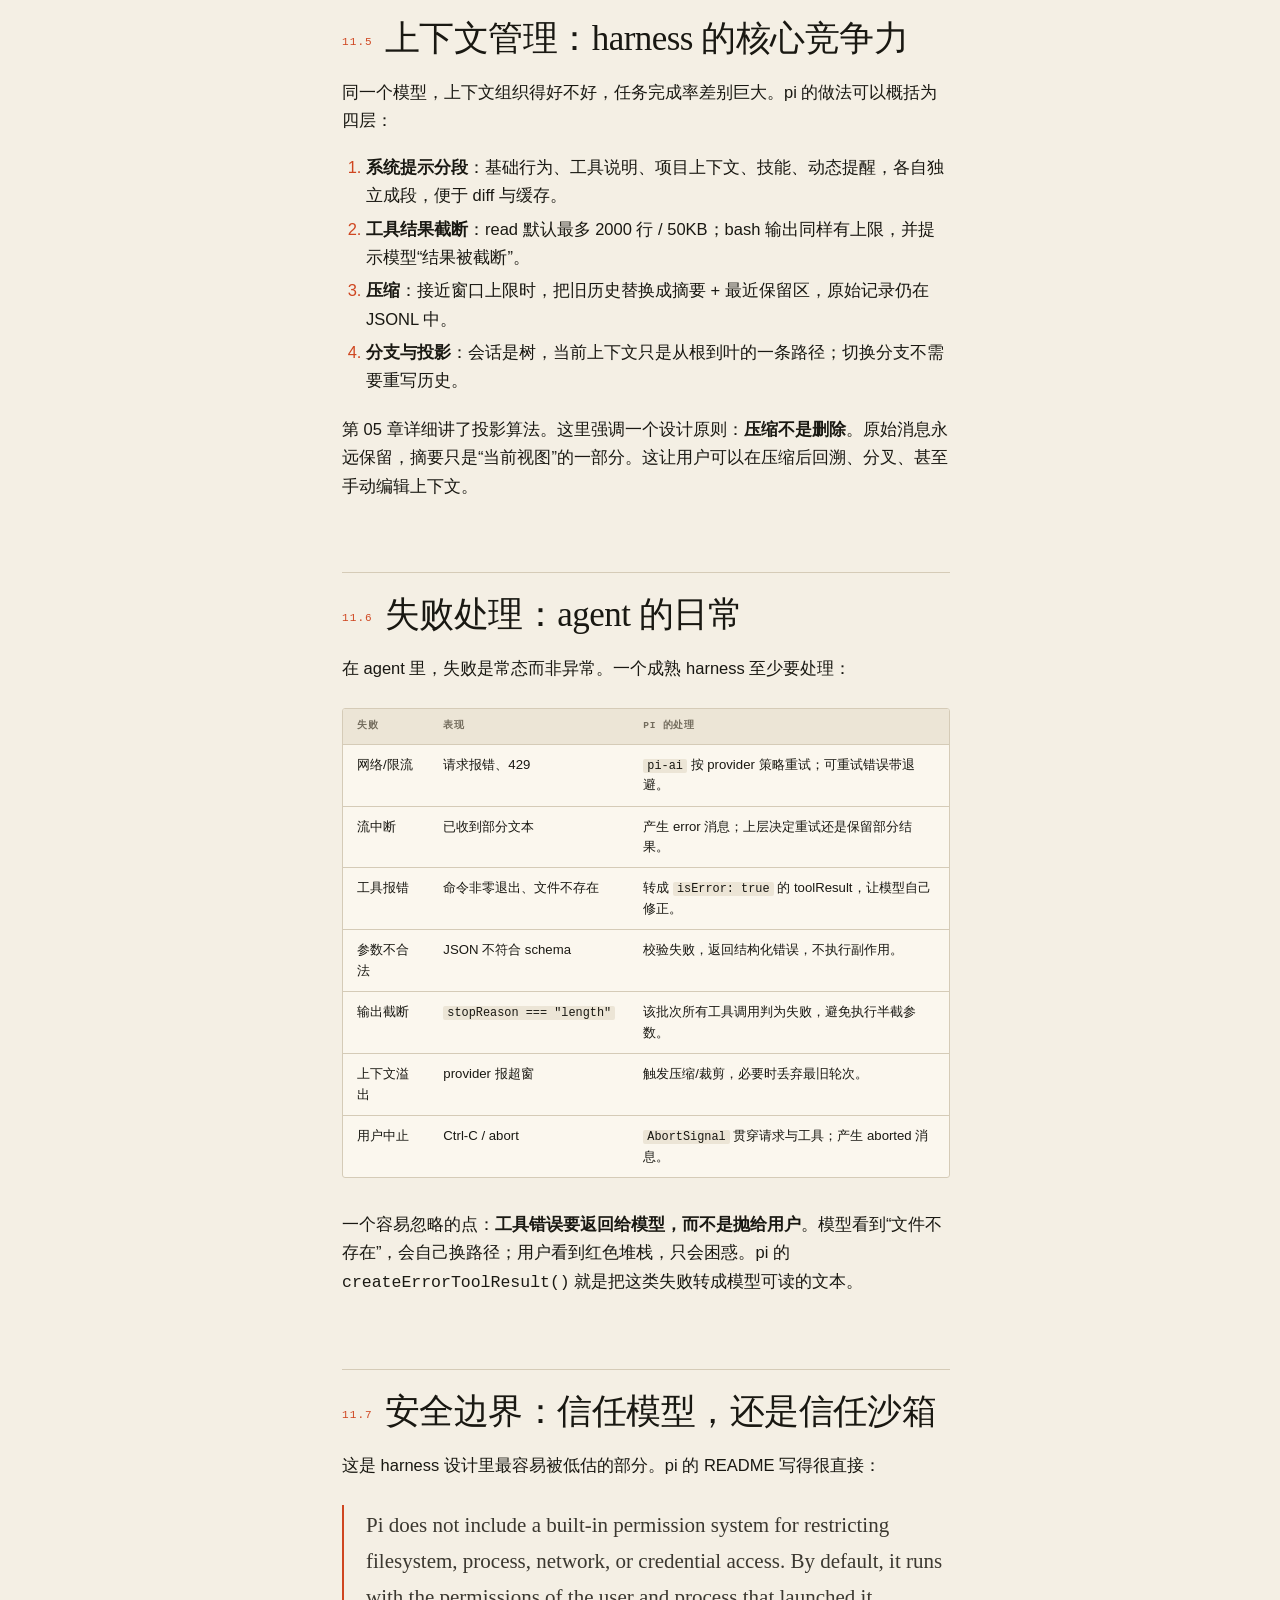
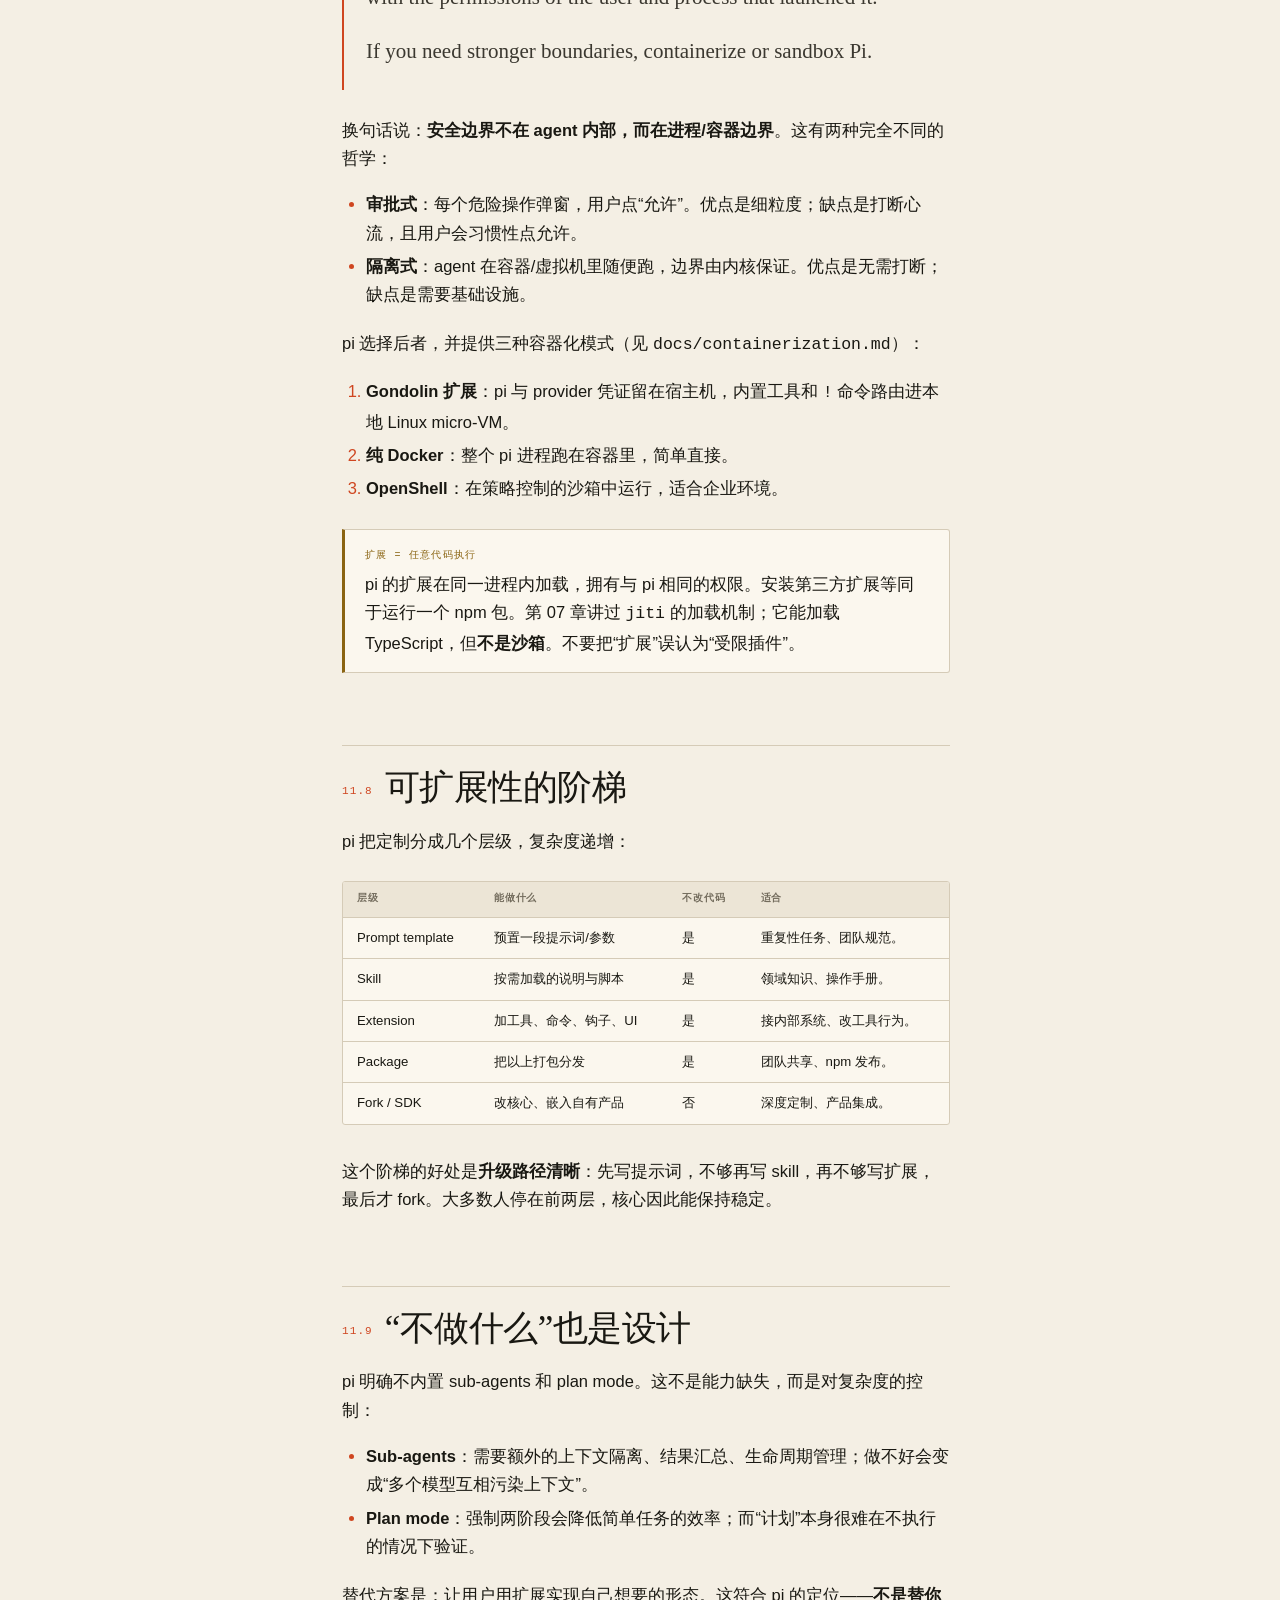
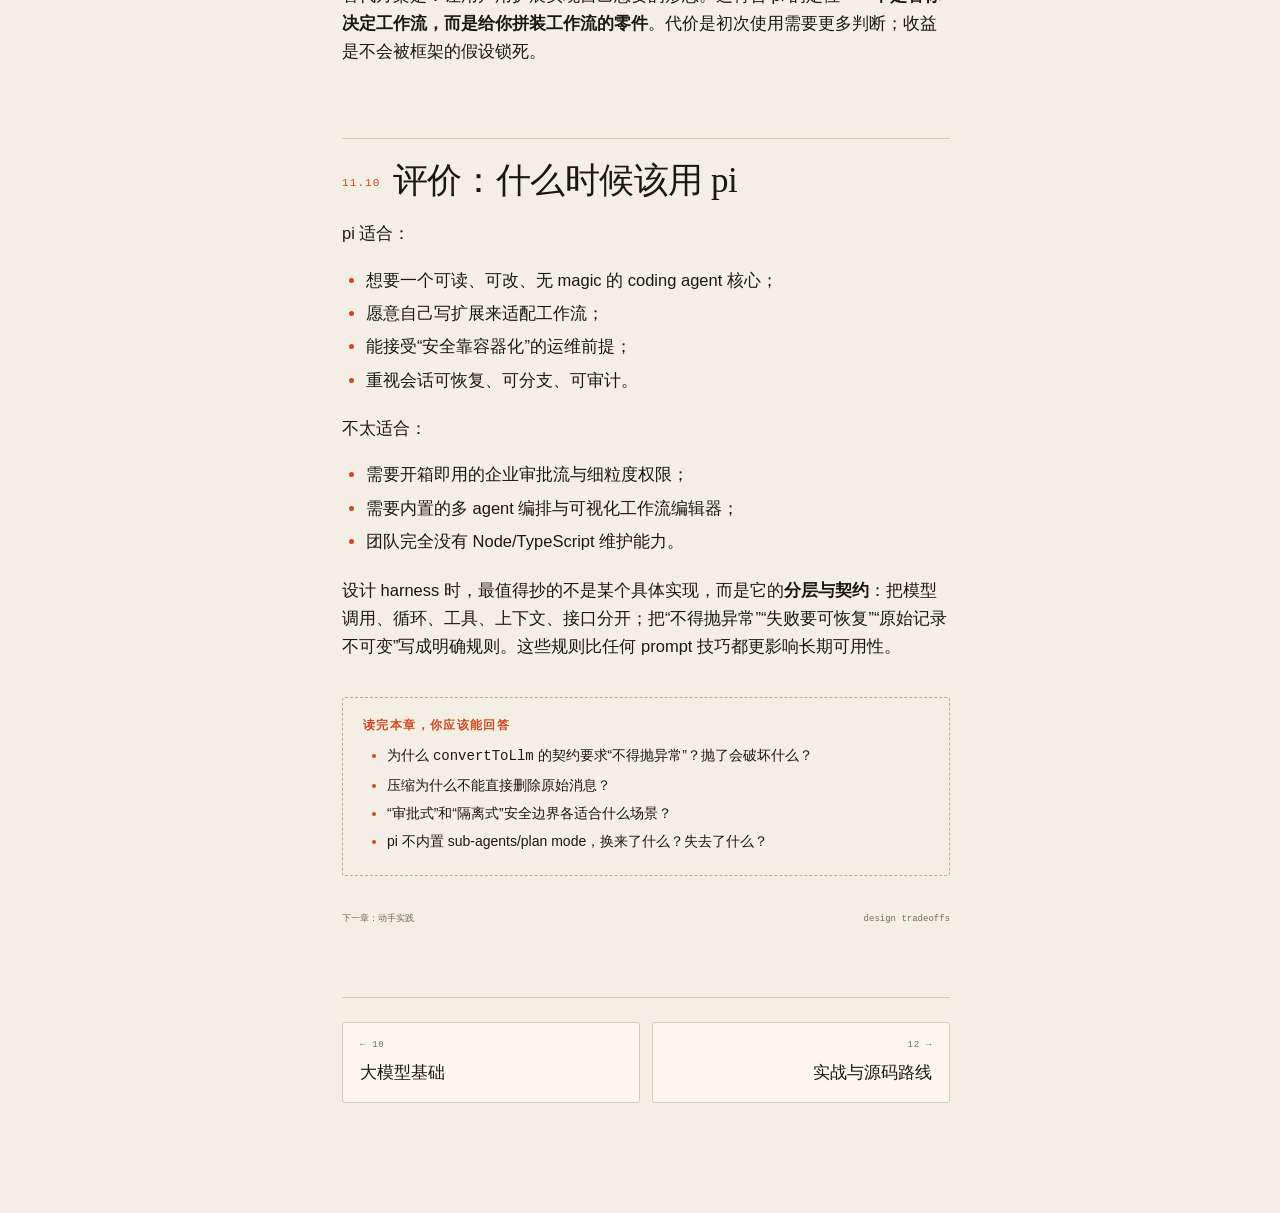
<file: 11-harness.html>
<!doctype html>
<html lang="zh-CN" data-theme="light">
<head>
<meta charset="utf-8">
<meta name="viewport" content="width=device-width, initial-scale=1">
<title>11 · Harness 设计 — pi 源码之旅</title>
<meta name="description" content="harness 的职责边界、设计空间与 pi 的取舍：最小核心、扩展、会话树、压缩、权限与容器化。">
<link rel="stylesheet" href="assets/css/site.css">
</head>
<body>

<div class="shell">
  <aside class="sidebar">
    <a class="brand" href="index.html">
      <span class="brand-mark">π</span>
      <span class="brand-text"><strong>pi 源码之旅</strong><span>agent harness field notes</span></span>
    </a>
    <div class="side-search"><input id="nav-search" type="search" placeholder="筛选章节…" aria-label="筛选章节"></div>
    <nav id="sidebar-nav" aria-label="章节导航"></nav>
    <div class="side-foot">
      <div>v1.4.0 · commit 531340f</div>
      <div>源码快照 2026-10-27</div>
      <div class="side-actions">
        <button class="icon-btn" data-theme-toggle type="button">☀ 日间</button>
        <button class="icon-btn" data-font-toggle type="button">Aa 宽度</button>
      </div>
      <div id="kbd-hint" style="margin-top:10px"></div>
    </div>
  </aside>

  <main class="main">
    <div class="read-progress" id="read-progress"><span></span></div>
    <div class="mobile-bar">
      <button class="icon-btn" data-nav-toggle type="button" aria-label="打开目录">☰ 目录</button>
      <span class="mb-title" id="mobile-title">Harness 设计</span>
      <button class="icon-btn" data-theme-toggle type="button">☀</button>
    </div>

    <div class="page">
      <div class="page-inner">
        <article>
          <header class="chapter-head">
            <div class="chapter-mark">Chapter 11 · design</div>
            <h1>模型之外的一切，<br>才是你的产品</h1>
            <p class="lead">同一个模型，放进不同的 harness，表现可以差一个数量级。工具怎么描述、上下文怎么裁剪、失败怎么恢复、人怎么介入——这些工程决策决定了 agent 是否真的可用。这一章讨论设计空间，以及 pi 为什么选了现在这条路。</p>
            <div class="meta-row">
              <span>阅读约 30 分钟</span>
              <span>设计取舍</span>
              <span>含安全边界</span>
            </div>
          </header>

          <h2 id="definition"><span class="h2-num">11.1</span>Harness 到底是什么</h2>
          <p>把 LLM 本身看作 CPU：它只会根据输入预测输出。Harness 是围绕它的一整套运行时：</p>
          <ul>
            <li><strong>循环</strong>：什么时候再请求一次，什么时候停。</li>
            <li><strong>工具</strong>：提供哪些能力、如何描述、如何执行、结果如何裁剪。</li>
            <li><strong>上下文</strong>：系统提示、历史、压缩、检索、分支。</li>
            <li><strong>接口</strong>：终端、JSON、RPC、SDK；人如何看到进度、如何打断。</li>
            <li><strong>持久化</strong>：会话如何保存、恢复、分叉、审计。</li>
            <li><strong>扩展</strong>：第三方如何加工具、改行为、接外部系统。</li>
            <li><strong>安全</strong>：谁能执行什么，边界在哪里。</li>
          </ul>
          <p>一个残酷的事实：<strong>模型能力越强，harness 的瓶颈越明显</strong>。模型已经会写代码，但如果工具返回一万行日志、压缩把关键约束丢了、中断后无法恢复，它依然做不完任务。</p>

          <h2 id="layers"><span class="h2-num">11.2</span>职责分层：pi 的答案</h2>

          <div class="figure reveal">
            <div class="figure-frame">
              <svg viewBox="0 0 760 330" role="img" aria-label="pi harness 的职责分层">
                <defs>
                  <marker id="h11" viewBox="0 0 8 8" refX="7" refY="4" markerWidth="5" markerHeight="5" orient="auto">
                    <path d="M0,0 L8,4 L0,8 z" fill="var(--rule-strong)"></path>
                  </marker>
                </defs>
                <rect class="dg-box-accent" x="20" y="20" width="470" height="52"></rect>
                <text class="dg-label" x="34" y="43">接口层</text>
                <text class="dg-sub" x="34" y="60">interactive · print · json · rpc · SDK</text>

                <rect class="dg-box-teal" x="20" y="88" width="470" height="66"></rect>
                <text class="dg-label" x="34" y="111">AgentSession</text>
                <text class="dg-sub" x="34" y="128">prompt 管线 · 投影 · 压缩 · 重试 · 扩展钩子</text>
                <text class="dg-sub" x="34" y="143">会话树 · 分支 · 系统提示组装</text>

                <rect class="dg-box" x="20" y="170" width="470" height="60"></rect>
                <text class="dg-label" x="34" y="193">Agent loop</text>
                <text class="dg-sub" x="34" y="210">turn 边界 · 工具批次 · 并行/顺序 · steering</text>
                <text class="dg-sub" x="34" y="225">prepareRequest / finishTurn / 队列</text>

                <rect class="dg-box" x="20" y="246" width="470" height="60"></rect>
                <text class="dg-label" x="34" y="269">pi-ai</text>
                <text class="dg-sub" x="34" y="286">事件流 · provider 适配 · 重试 · 用量与成本</text>
                <text class="dg-sub" x="34" y="301">normalizeContext · 流式 JSON</text>

                <rect class="dg-box" x="530" y="20" width="210" height="52"></rect>
                <text class="dg-label" x="544" y="43">Extensions</text>
                <text class="dg-sub" x="544" y="60">工具 / 命令 / 钩子 / UI</text>

                <rect class="dg-box" x="530" y="88" width="210" height="66"></rect>
                <text class="dg-label" x="544" y="111">Session store</text>
                <text class="dg-sub" x="544" y="128">append-only JSONL</text>
                <text class="dg-sub" x="544" y="143">id / parentId / leafId</text>

                <rect class="dg-box" x="530" y="170" width="210" height="60"></rect>
                <text class="dg-label" x="544" y="193">Tools</text>
                <text class="dg-sub" x="544" y="210">read / edit / bash / …</text>
                <text class="dg-sub" x="544" y="225">截断 · 变更队列</text>

                <rect class="dg-box-ochre" x="530" y="246" width="210" height="60"></rect>
                <text class="dg-label" x="544" y="269">Model providers</text>
                <text class="dg-sub" x="544" y="286">HTTP / SSE</text>
                <text class="dg-sub" x="544" y="301">无状态</text>

                <path class="dg-line" d="M255 72 V88" marker-end="url(#h11)"></path>
                <path class="dg-line" d="M255 154 V170" marker-end="url(#h11)"></path>
                <path class="dg-line" d="M255 230 V246" marker-end="url(#h11)"></path>
                <path class="dg-line" d="M490 121 H530" marker-end="url(#h11)"></path>
                <path class="dg-line" d="M490 200 H530" marker-end="url(#h11)"></path>
                <path class="dg-line" d="M490 276 H530" marker-end="url(#h11)"></path>
                <path class="dg-line" d="M635 72 V88" marker-end="url(#h11)"></path>
                <path class="dg-line" d="M635 154 V170" marker-end="url(#h11)"></path>
              </svg>
            </div>
            <figcaption class="figcap"><b>图 11-1</b> 上层只依赖下层的窄接口；扩展与会话存储从侧面接入。模型永远在最底部，是唯一“不可控”的依赖。</figcaption>
          </div>

          <p>这个分层最重要的性质是<strong>可替换</strong>：</p>
          <ul>
            <li>换 provider，不动 loop；</li>
            <li>换 UI，不动 session；</li>
            <li>加工具，不动核心；</li>
            <li>换存储，不动循环（只要实现同样的会话接口）。</li>
          </ul>
          <p>pi 没有把所有东西塞进一个大 <code>Agent</code> 类，而是让 <code>AgentSession</code> 组合 <code>Agent</code>、<code>SessionManager</code>、<code>Settings</code>、<code>ExtensionRunner</code>。组合比继承更容易替换，也更容易测试。</p>

          <h2 id="contract"><span class="h2-num">11.3</span>把契约写进类型：<code>AgentLoopConfig</code></h2>
          <p>loop 不直接依赖 session，而是依赖一组回调。这个接口就是 harness 的“插座”：</p>

          <div class="code-panel" data-file="packages/agent/src/types.ts" data-lang="ts" data-start="193" data-highlight="2,11-13,52,72">
            <div class="code-head">
              <span class="path">packages/agent/src/types.ts</span>
              <span class="right"><span class="lang">ts</span><button class="copy-btn" type="button">复制</button></span>
            </div>
            <script type="text/plain" class="src">
export interface AgentLoopConfig extends SimpleStreamOptions {
	model: Model<any>;

	/**
	 * Converts AgentMessage[] to LLM-compatible Message[] before each LLM call.
	 *
	 * Each AgentMessage must be converted to a SystemMessage, UserMessage, AssistantMessage, or ToolResultMessage
	 * that the LLM can understand. AgentMessages that cannot be converted (e.g., UI-only notifications,
	 * status messages) should be filtered out.
	 *
	 * Contract: must not throw or reject. Return a safe fallback value instead.
	 * Throwing interrupts the low-level agent loop without producing a normal event sequence.
	 *
	 * @example
	 * ```typescript
	 * convertToLlm: (messages) => messages.flatMap(m => {
	 *   if (m.role === "custom") {
	 *     // Convert custom message to user message
	 *     return [{ role: "user", content: m.content, timestamp: m.timestamp }];
	 *   }
	 *   if (m.role === "notification") {
	 *     // Filter out UI-only messages
	 *     return [];
	 *   }
	 *   // Pass through standard LLM messages
	 *   return [m];
	 * })
	 * ```
	 */
	convertToLlm: (messages: AgentMessage[]) => Message[] | Promise<Message[]>;

	/**
	 * Optional transform applied to the context before `convertToLlm`.
	 *
	 * Use this for operations that work at the AgentMessage level:
	 * - Context window management (pruning old messages)
	 * - Injecting context from external sources
	 *
	 * Contract: must not throw or reject. Return the original messages or another
	 * safe fallback value instead.
	 *
	 * @example
	 * ```typescript
	 * transformContext: async (messages) => {
	 *   if (estimateTokens(messages) > MAX_TOKENS) {
	 *     return pruneOldMessages(messages);
	 *   }
	 *   return messages;
	 * }
	 * ```
	 */
	transformContext?: (messages: AgentMessage[], signal?: AbortSignal) => Promise<AgentMessage[]>;

	/**
	 * Resolves an API key dynamically for each LLM call.
	 *
	 * Useful for short-lived OAuth tokens (e.g., GitHub Copilot) that may expire
	 * during long-running tool execution phases.
	 *
	 * Contract: must not throw or reject. Return undefined when no key is available.
	 */
	getApiKey?: (provider: string) => Promise<string | undefined> | string | undefined;

	/**
	 * Called after the assistant message and all tool-result messages have been emitted, immediately before `turn_end`.
	 * `{ action: "end" }` ends the run without polling queues or preparing another request.
	 * On a normal turn, `{ action: "continue" }` ensures one next provider request. Tool-result, steering, or
	 * follow-up scheduling can satisfy that request and adds no extra request; otherwise the loop continues once
	 * with the current context. Returning undefined preserves normal scheduling. Error and aborted responses remain
	 * hard exits.
	 */
	finishTurn?: FinishTurn;
            </script>
            <ul class="code-notes">
              <li><b>L194</b><span>loop 需要一个模型，但不关心它是哪家。provider 差异在 <code>pi-ai</code> 内部消化。</span></li>
              <li><b>L203</b><span><strong>“不得抛异常”</strong>被写进契约。转换函数一旦抛错，loop 会产生不完整的事件序列，UI 与持久化都会错位。失败要返回安全回退值。</span></li>
              <li><b>L236-244</b><span><code>transformContext</code> 是上下文管理的入口：裁剪、注入、检索都在这里，且发生在转换之前。</span></li>
              <li><b>L258-264</b><span><code>finishTurn</code> 把“是否继续”的决策交给上层。loop 提供机制，session 决定策略（例如重试、压缩后继续、或直接结束）。</span></li>
            </ul>
          </div>

          <p>注意这些回调的<strong>失败语义</strong>：除了 <code>finishTurn</code> 这类显式控制点，大多数钩子被设计成“可失败但不致命”。扩展的 <code>tool_call</code> 处理器是例外——它决定工具是否执行，出错时选择 fail closed（见第 07 章）。</p>

          <h2 id="choices"><span class="h2-num">11.4</span>设计空间：pi 的取舍</h2>
          <div class="table-wrap">
            <table>
              <thead><tr><th>维度</th><th>pi 的选择</th><th>替代方案</th><th>代价 / 收益</th></tr></thead>
              <tbody>
                <tr><td>产品形态</td><td>最小核心 + 扩展</td><td>大而全的固定工作流</td><td>上手简单、可定制；但需要用户自己拼能力。</td></tr>
                <tr><td>子 agent</td><td>不内置</td><td>内置 planner/executor/reviewer</td><td>核心简单、上下文可控；复杂任务要自己扩展。</td></tr>
                <tr><td>计划模式</td><td>不内置</td><td>独立的 plan/act 两阶段</td><td>避免“计划漂移”；但少了强制审查点。</td></tr>
                <tr><td>权限</td><td>无内置沙箱</td><td>细粒度 allow/deny + 审批</td><td>信任用户环境；安全需靠容器化。</td></tr>
                <tr><td>会话</td><td>append-only 树</td><td>可变数据库行</td><td>分支/审计/恢复强；存储会增长。</td></tr>
                <tr><td>扩展加载</td><td>同进程 jiti</td><td>独立进程 + RPC</td><td>零序列化开销；扩展拥有完整权限。</td></tr>
                <tr><td>UI</td><td>自研差分 TUI</td><td>Web / Electron</td><td>轻、SSH 友好；复杂交互受限。</td></tr>
                <tr><td>工具执行</td><td>默认并行，可标顺序</td><td>全部串行</td><td>快；但需要处理竞态与顺序依赖。</td></tr>
              </tbody>
            </table>
          </div>

          <p>这些选择不是“对/错”，而是<strong>把复杂度放在哪里</strong>。pi 把复杂度推到扩展作者和容器边界，换取核心的可读性与可替换性。对个人开发者，这是友好的；对需要强合规的团队，则需要在外围补齐审批与隔离。</p>

          <h2 id="context"><span class="h2-num">11.5</span>上下文管理：harness 的核心竞争力</h2>
          <p>同一个模型，上下文组织得好不好，任务完成率差别巨大。pi 的做法可以概括为四层：</p>
          <ol>
            <li><strong>系统提示分段</strong>：基础行为、工具说明、项目上下文、技能、动态提醒，各自独立成段，便于 diff 与缓存。</li>
            <li><strong>工具结果截断</strong>：read 默认最多 2000 行 / 50KB；bash 输出同样有上限，并提示模型“结果被截断”。</li>
            <li><strong>压缩</strong>：接近窗口上限时，把旧历史替换成摘要 + 最近保留区，原始记录仍在 JSONL 中。</li>
            <li><strong>分支与投影</strong>：会话是树，当前上下文只是从根到叶的一条路径；切换分支不需要重写历史。</li>
          </ol>
          <p>第 05 章详细讲了投影算法。这里强调一个设计原则：<strong>压缩不是删除</strong>。原始消息永远保留，摘要只是“当前视图”的一部分。这让用户可以在压缩后回溯、分叉、甚至手动编辑上下文。</p>

          <h2 id="failure"><span class="h2-num">11.6</span>失败处理：agent 的日常</h2>
          <p>在 agent 里，失败是常态而非异常。一个成熟 harness 至少要处理：</p>
          <div class="table-wrap">
            <table>
              <thead><tr><th>失败</th><th>表现</th><th>pi 的处理</th></tr></thead>
              <tbody>
                <tr><td>网络/限流</td><td>请求报错、429</td><td><code>pi-ai</code> 按 provider 策略重试；可重试错误带退避。</td></tr>
                <tr><td>流中断</td><td>已收到部分文本</td><td>产生 error 消息；上层决定重试还是保留部分结果。</td></tr>
                <tr><td>工具报错</td><td>命令非零退出、文件不存在</td><td>转成 <code>isError: true</code> 的 toolResult，让模型自己修正。</td></tr>
                <tr><td>参数不合法</td><td>JSON 不符合 schema</td><td>校验失败，返回结构化错误，不执行副作用。</td></tr>
                <tr><td>输出截断</td><td><code>stopReason === "length"</code></td><td>该批次所有工具调用判为失败，避免执行半截参数。</td></tr>
                <tr><td>上下文溢出</td><td>provider 报超窗</td><td>触发压缩/裁剪，必要时丢弃最旧轮次。</td></tr>
                <tr><td>用户中止</td><td>Ctrl-C / abort</td><td><code>AbortSignal</code> 贯穿请求与工具；产生 aborted 消息。</td></tr>
              </tbody>
            </table>
          </div>
          <p>一个容易忽略的点：<strong>工具错误要返回给模型，而不是抛给用户</strong>。模型看到“文件不存在”，会自己换路径；用户看到红色堆栈，只会困惑。pi 的 <code>createErrorToolResult()</code> 就是把这类失败转成模型可读的文本。</p>

          <h2 id="security"><span class="h2-num">11.7</span>安全边界：信任模型，还是信任沙箱</h2>
          <p>这是 harness 设计里最容易被低估的部分。pi 的 README 写得很直接：</p>
          <blockquote>
            <p>Pi does not include a built-in permission system for restricting filesystem, process, network, or credential access. By default, it runs with the permissions of the user and process that launched it.</p>
            <p>If you need stronger boundaries, containerize or sandbox Pi.</p>
          </blockquote>
          <p>换句话说：<strong>安全边界不在 agent 内部，而在进程/容器边界</strong>。这有两种完全不同的哲学：</p>
          <ul>
            <li><strong>审批式</strong>：每个危险操作弹窗，用户点“允许”。优点是细粒度；缺点是打断心流，且用户会习惯性点允许。</li>
            <li><strong>隔离式</strong>：agent 在容器/虚拟机里随便跑，边界由内核保证。优点是无需打断；缺点是需要基础设施。</li>
          </ul>
          <p>pi 选择后者，并提供三种容器化模式（见 <code>docs/containerization.md</code>）：</p>
          <ol>
            <li><strong>Gondolin 扩展</strong>：pi 与 provider 凭证留在宿主机，内置工具和 <code>!</code> 命令路由进本地 Linux micro-VM。</li>
            <li><strong>纯 Docker</strong>：整个 pi 进程跑在容器里，简单直接。</li>
            <li><strong>OpenShell</strong>：在策略控制的沙箱中运行，适合企业环境。</li>
          </ol>
          <div class="callout warn">
            <div class="callout-title">扩展 = 任意代码执行</div>
            <p>pi 的扩展在同一进程内加载，拥有与 pi 相同的权限。安装第三方扩展等同于运行一个 npm 包。第 07 章讲过 <code>jiti</code> 的加载机制；它能加载 TypeScript，但<strong>不是沙箱</strong>。不要把“扩展”误认为“受限插件”。</p>
          </div>

          <h2 id="extension"><span class="h2-num">11.8</span>可扩展性的阶梯</h2>
          <p>pi 把定制分成几个层级，复杂度递增：</p>
          <div class="table-wrap">
            <table>
              <thead><tr><th>层级</th><th>能做什么</th><th>不改代码</th><th>适合</th></tr></thead>
              <tbody>
                <tr><td>Prompt template</td><td>预置一段提示词/参数</td><td>是</td><td>重复性任务、团队规范。</td></tr>
                <tr><td>Skill</td><td>按需加载的说明与脚本</td><td>是</td><td>领域知识、操作手册。</td></tr>
                <tr><td>Extension</td><td>加工具、命令、钩子、UI</td><td>是</td><td>接内部系统、改工具行为。</td></tr>
                <tr><td>Package</td><td>把以上打包分发</td><td>是</td><td>团队共享、npm 发布。</td></tr>
                <tr><td>Fork / SDK</td><td>改核心、嵌入自有产品</td><td>否</td><td>深度定制、产品集成。</td></tr>
              </tbody>
            </table>
          </div>
          <p>这个阶梯的好处是<strong>升级路径清晰</strong>：先写提示词，不够再写 skill，再不够写扩展，最后才 fork。大多数人停在前两层，核心因此能保持稳定。</p>

          <h2 id="minimal"><span class="h2-num">11.9</span>“不做什么”也是设计</h2>
          <p>pi 明确不内置 sub-agents 和 plan mode。这不是能力缺失，而是对复杂度的控制：</p>
          <ul>
            <li><strong>Sub-agents</strong>：需要额外的上下文隔离、结果汇总、生命周期管理；做不好会变成“多个模型互相污染上下文”。</li>
            <li><strong>Plan mode</strong>：强制两阶段会降低简单任务的效率；而“计划”本身很难在不执行的情况下验证。</li>
          </ul>
          <p>替代方案是：让用户用扩展实现自己想要的形态。这符合 pi 的定位——<strong>不是替你决定工作流，而是给你拼装工作流的零件</strong>。代价是初次使用需要更多判断；收益是不会被框架的假设锁死。</p>

          <h2 id="critique"><span class="h2-num">11.10</span>评价：什么时候该用 pi</h2>
          <p>pi 适合：</p>
          <ul>
            <li>想要一个可读、可改、无 magic 的 coding agent 核心；</li>
            <li>愿意自己写扩展来适配工作流；</li>
            <li>能接受“安全靠容器化”的运维前提；</li>
            <li>重视会话可恢复、可分支、可审计。</li>
          </ul>
          <p>不太适合：</p>
          <ul>
            <li>需要开箱即用的企业审批流与细粒度权限；</li>
            <li>需要内置的多 agent 编排与可视化工作流编辑器；</li>
            <li>团队完全没有 Node/TypeScript 维护能力。</li>
          </ul>
          <p>设计 harness 时，最值得抄的不是某个具体实现，而是它的<strong>分层与契约</strong>：把模型调用、循环、工具、上下文、接口分开；把“不得抛异常”“失败要可恢复”“原始记录不可变”写成明确规则。这些规则比任何 prompt 技巧都更影响长期可用性。</p>

          <div class="checkpoint">
            <h4>读完本章，你应该能回答</h4>
            <ul>
              <li>为什么 <code>convertToLlm</code> 的契约要求“不得抛异常”？抛了会破坏什么？</li>
              <li>压缩为什么不能直接删除原始消息？</li>
              <li>“审批式”和“隔离式”安全边界各适合什么场景？</li>
              <li>pi 不内置 sub-agents/plan mode，换来了什么？失去了什么？</li>
            </ul>
          </div>

          <div class="footer-note">
            <span>下一章：动手实践</span>
            <span>design tradeoffs</span>
          </div>
          <nav class="footer-nav" id="footer-nav"></nav>
        </article>
      </div>
      <aside class="toc"><div class="toc-inner" id="toc-nav"></div></aside>
    </div>
  </main>
</div>

<script src="assets/js/site.js"></script>
</body>
</html>
</file>
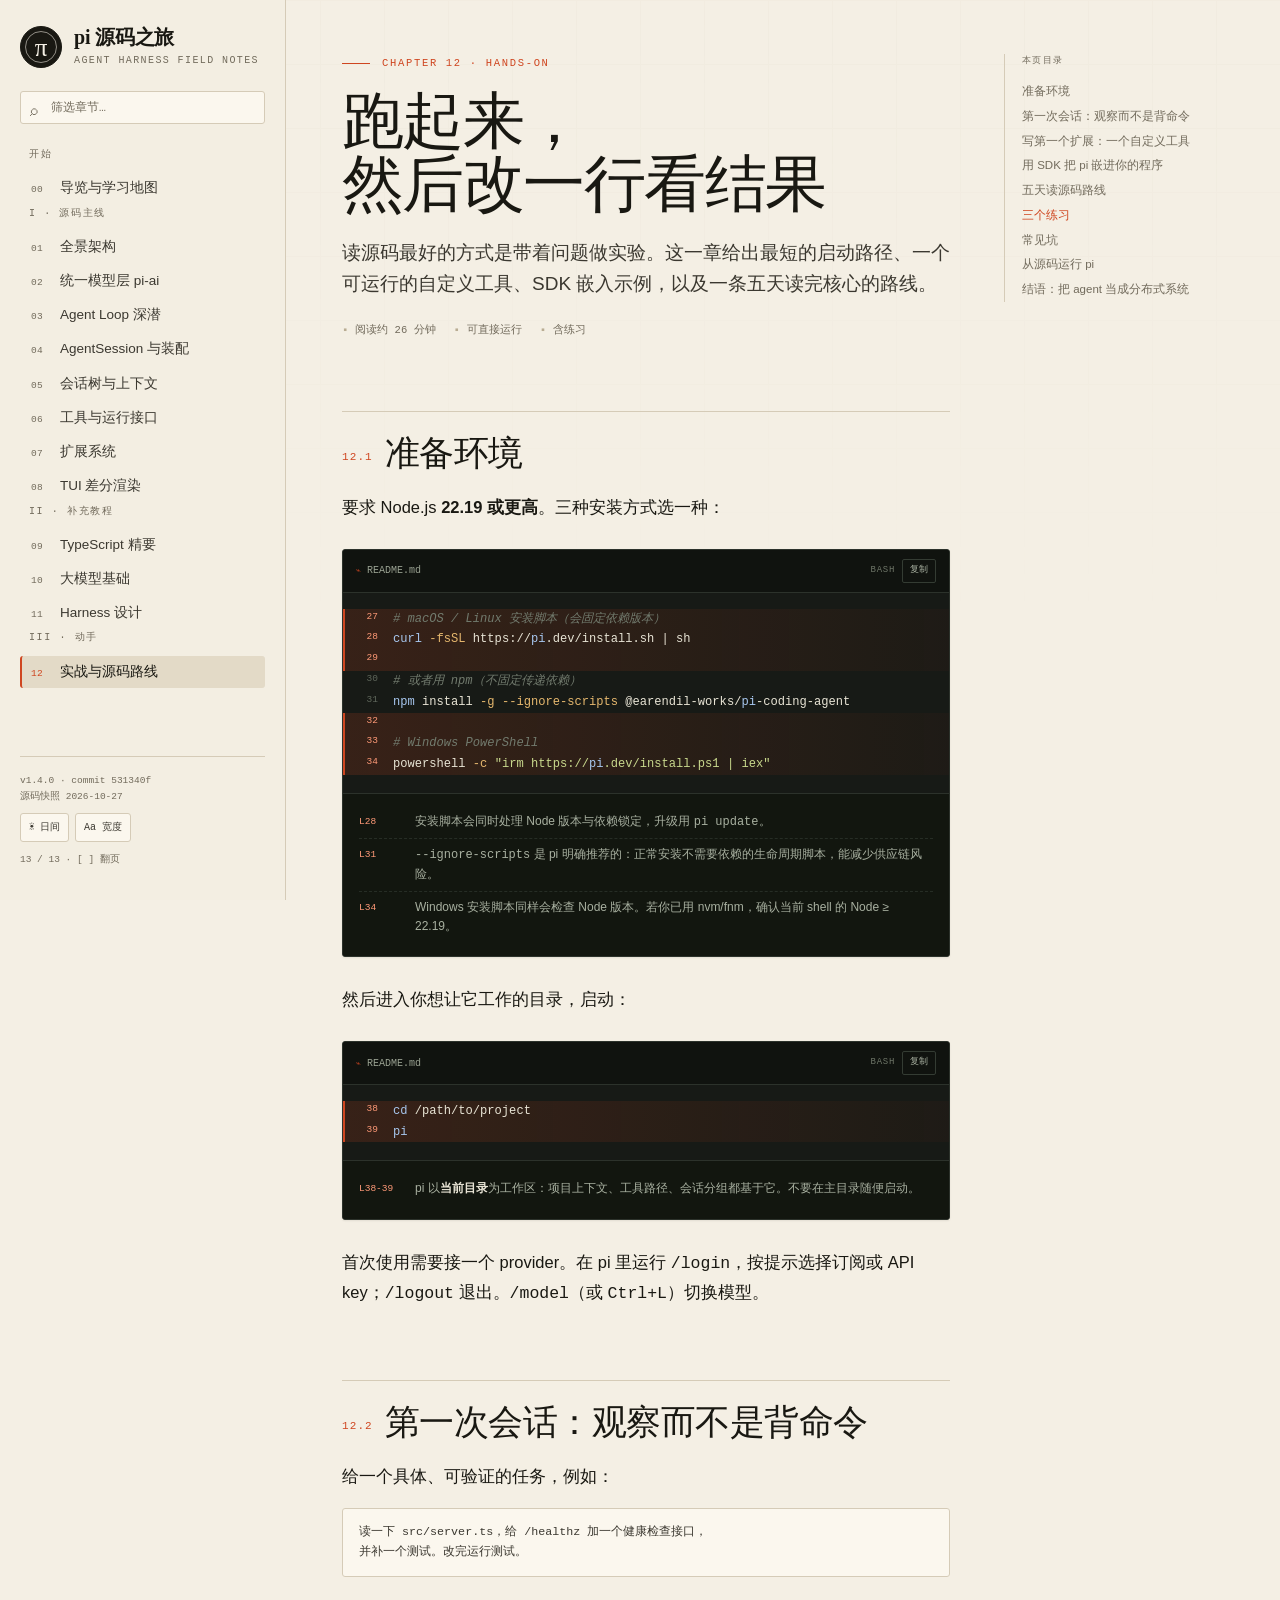
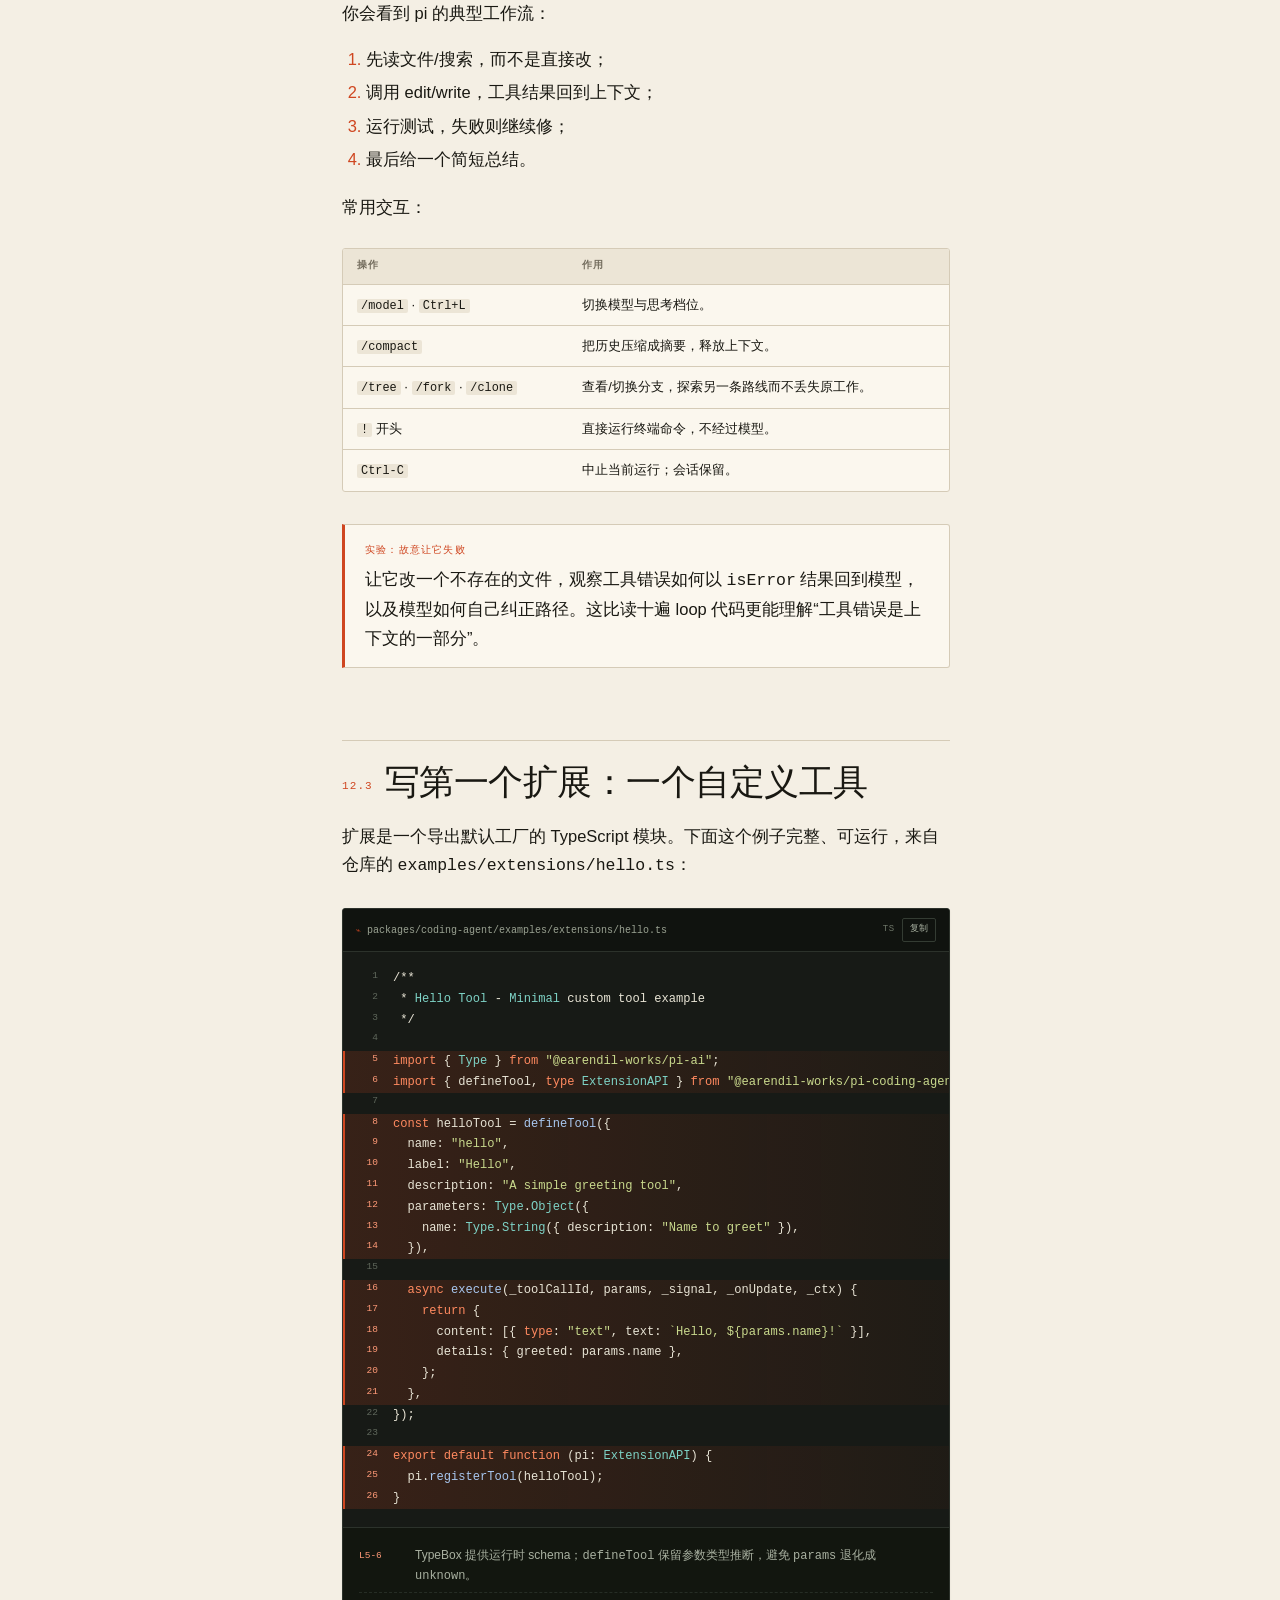
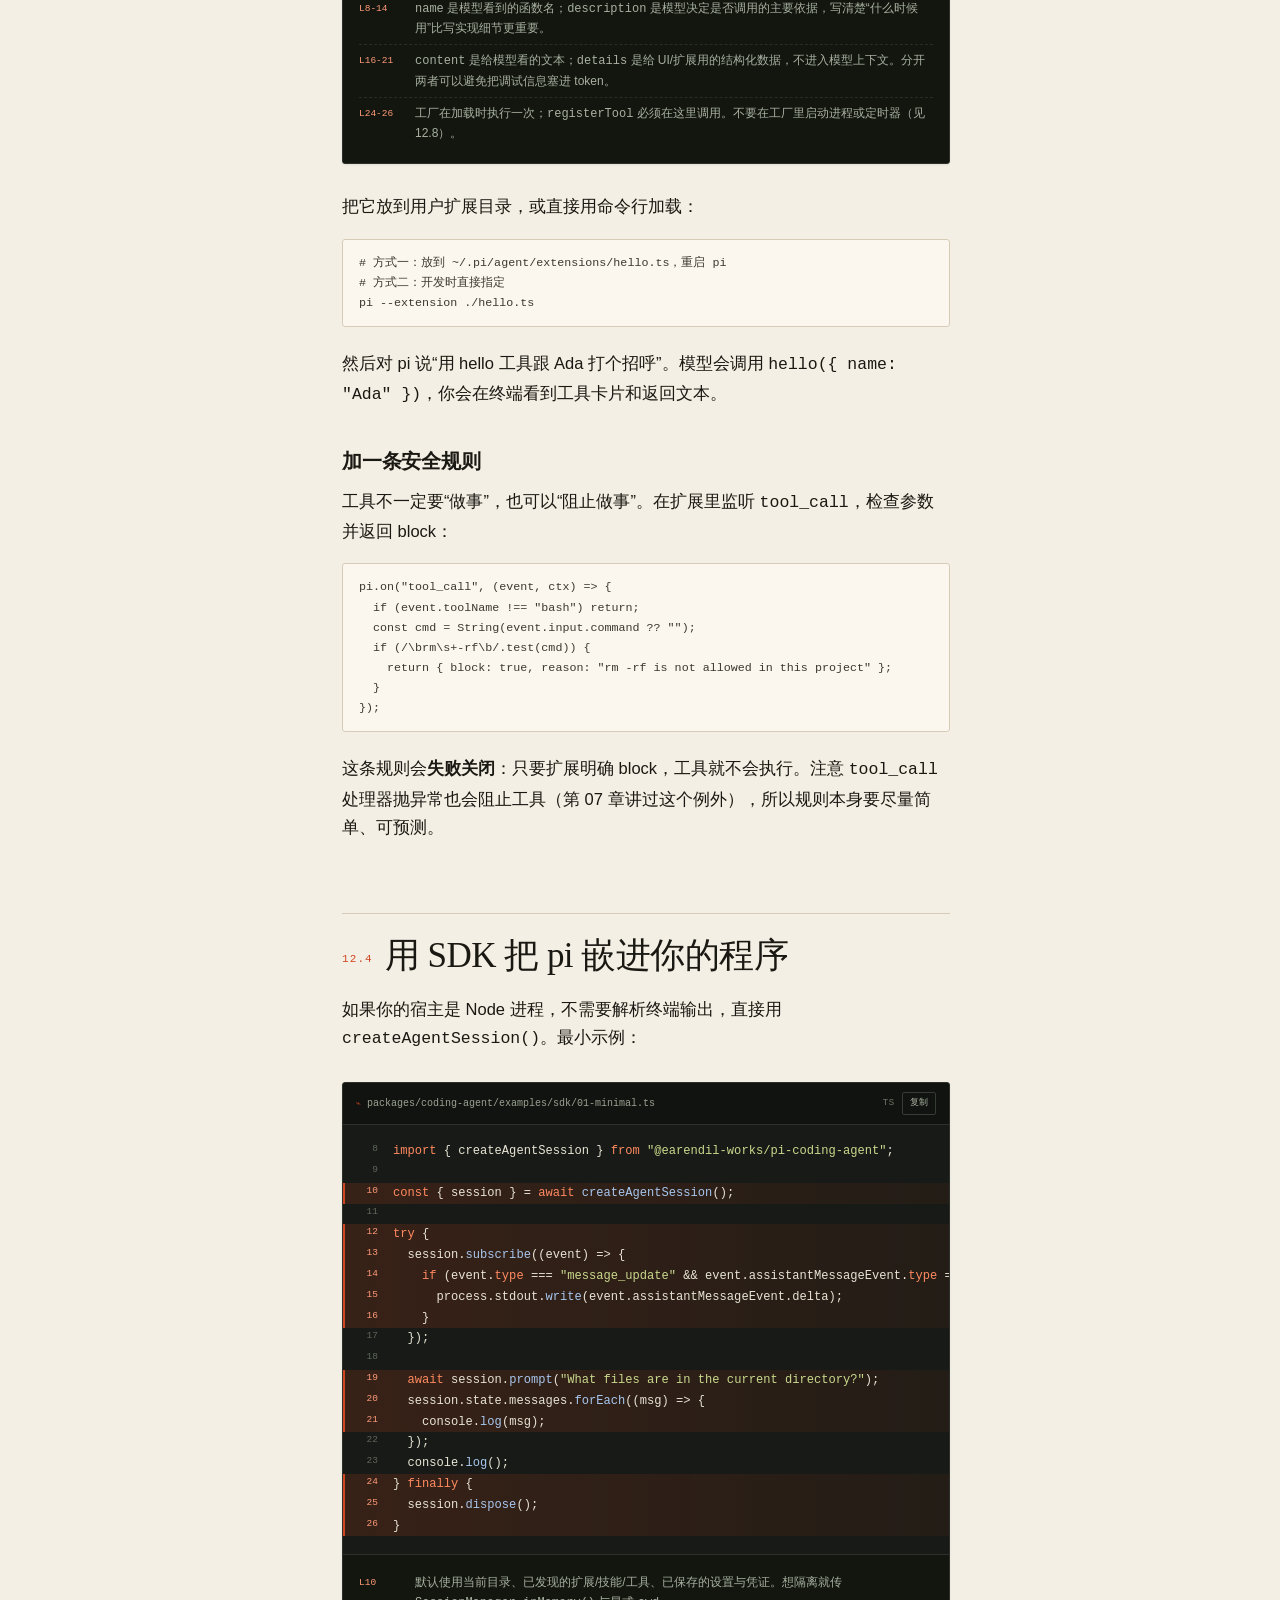
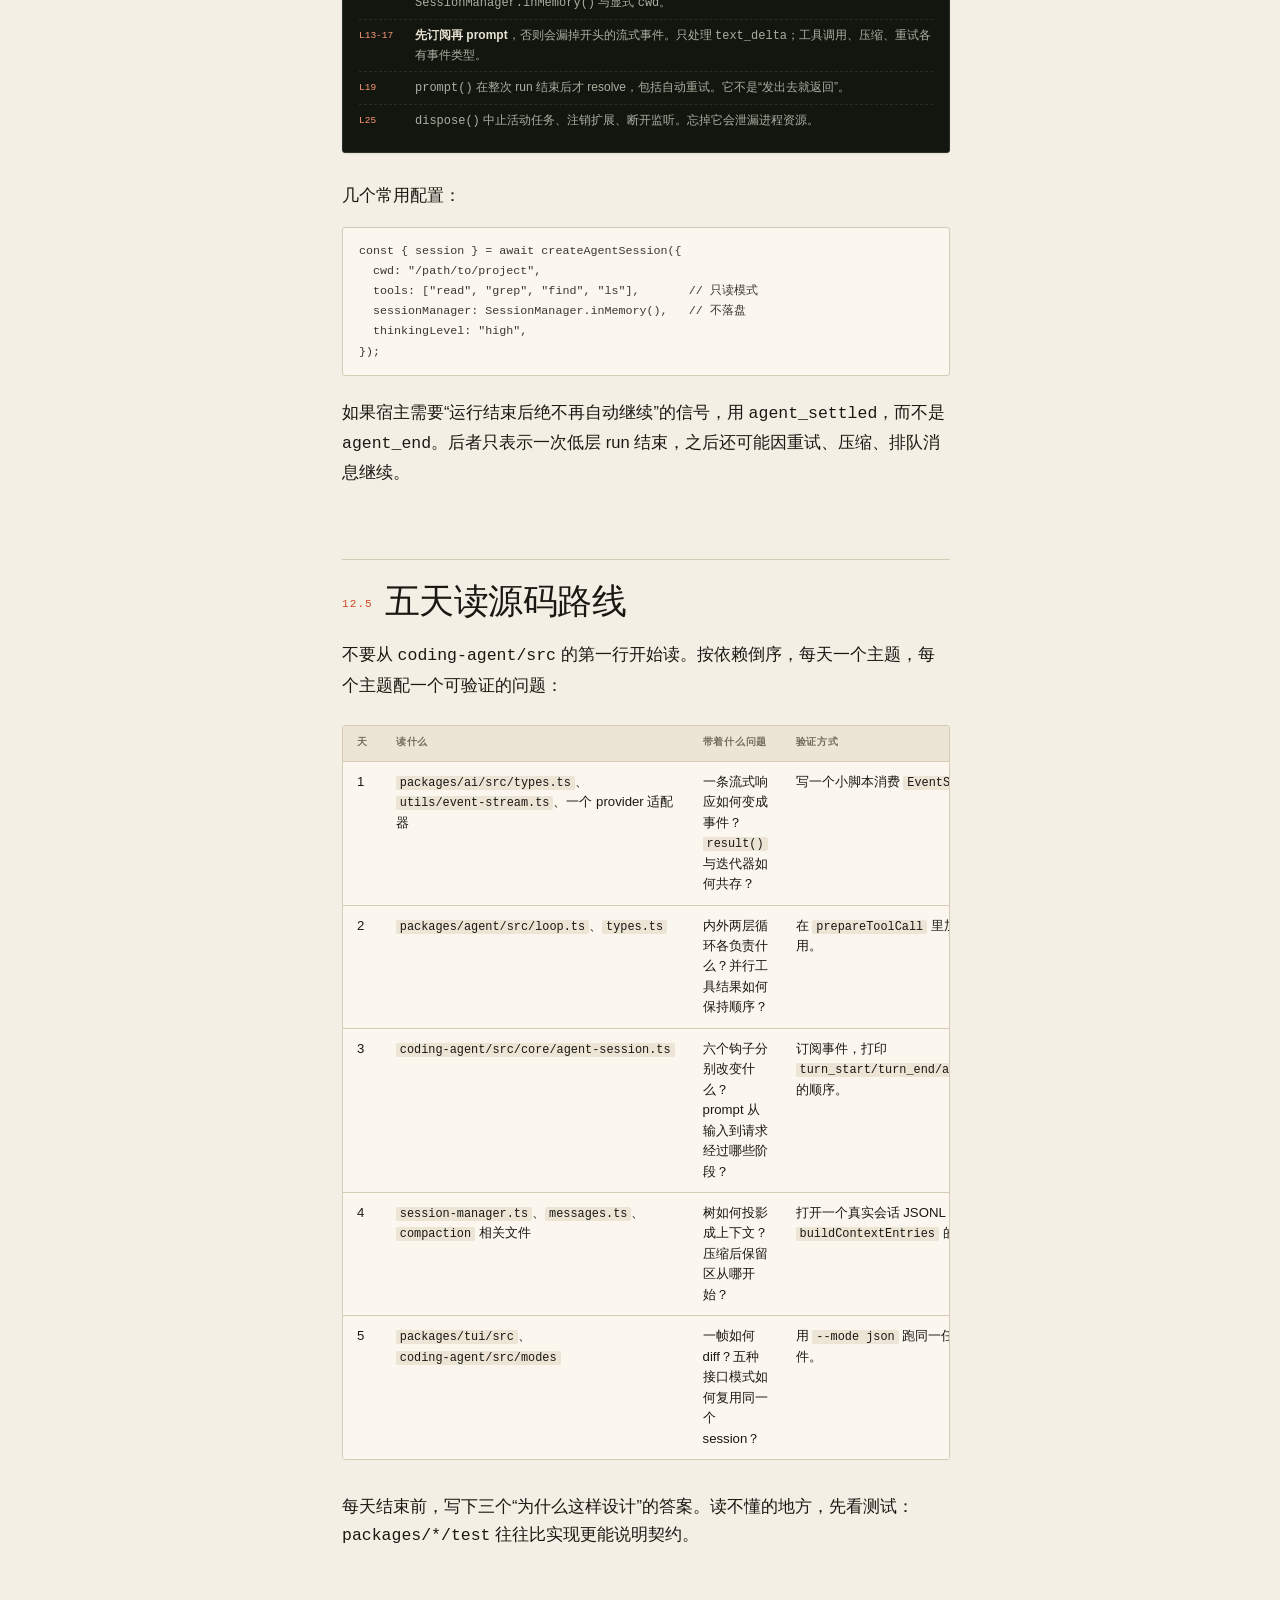
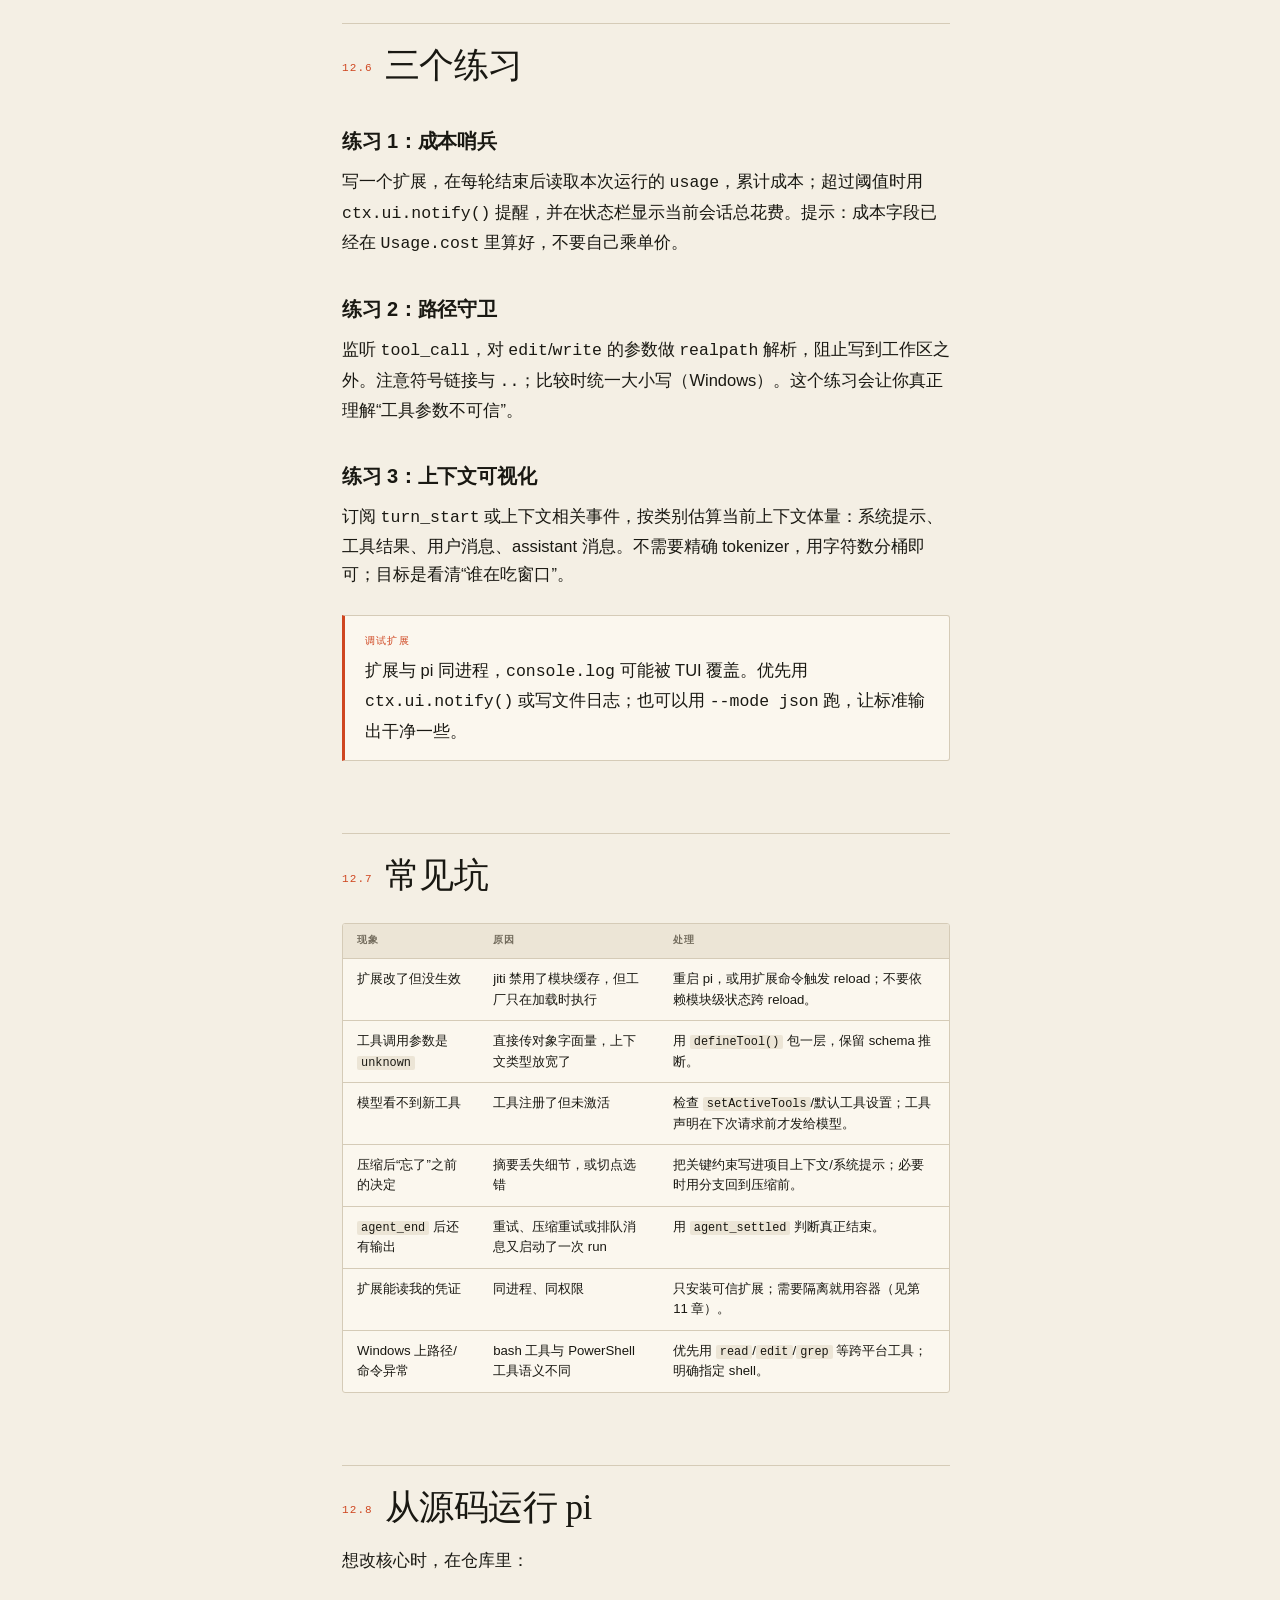
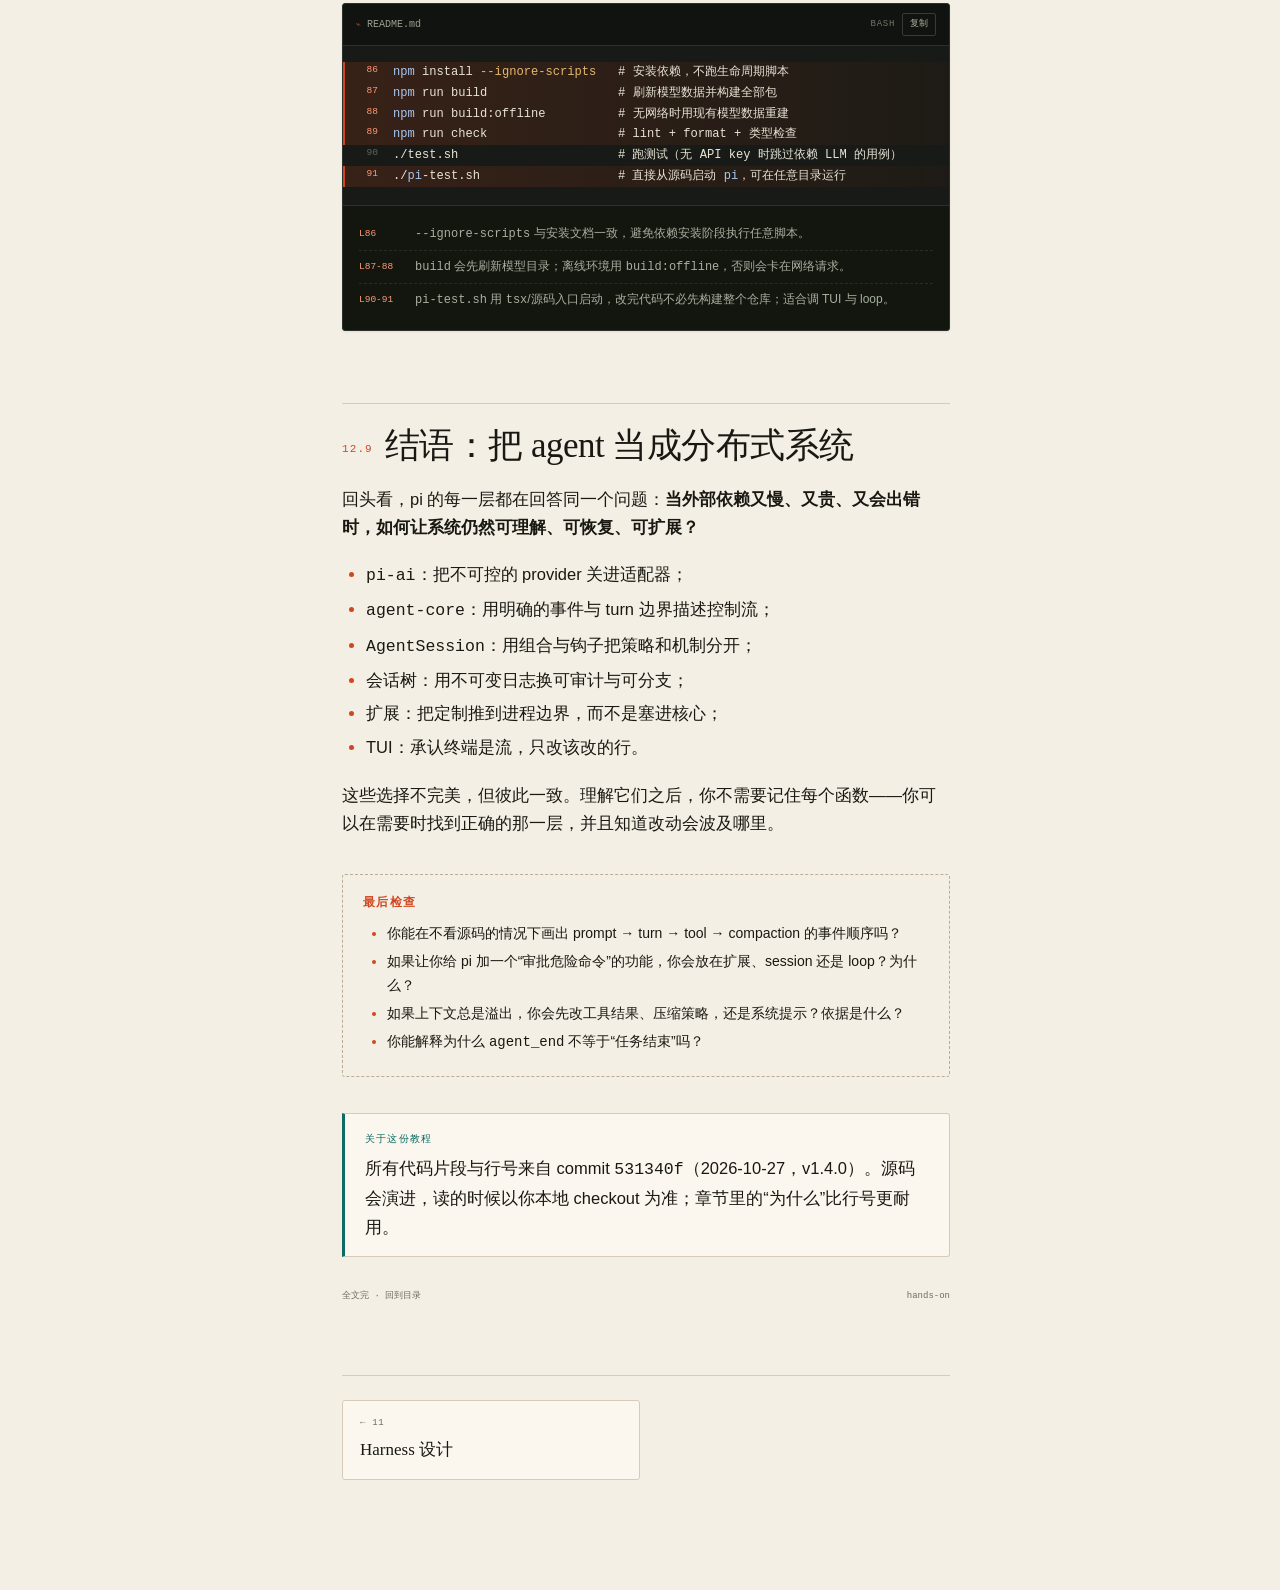
<file: 12-hands-on.html>
<!doctype html>
<html lang="zh-CN" data-theme="light">
<head>
<meta charset="utf-8">
<meta name="viewport" content="width=device-width, initial-scale=1">
<title>12 · 动手实践 — pi 源码之旅</title>
<meta name="description" content="从安装 pi 到写第一个扩展、用 SDK 嵌入、按路线读源码，以及常见坑。">
<link rel="stylesheet" href="assets/css/site.css">
</head>
<body>

<div class="shell">
  <aside class="sidebar">
    <a class="brand" href="index.html">
      <span class="brand-mark">π</span>
      <span class="brand-text"><strong>pi 源码之旅</strong><span>agent harness field notes</span></span>
    </a>
    <div class="side-search"><input id="nav-search" type="search" placeholder="筛选章节…" aria-label="筛选章节"></div>
    <nav id="sidebar-nav" aria-label="章节导航"></nav>
    <div class="side-foot">
      <div>v1.4.0 · commit 531340f</div>
      <div>源码快照 2026-10-27</div>
      <div class="side-actions">
        <button class="icon-btn" data-theme-toggle type="button">☀ 日间</button>
        <button class="icon-btn" data-font-toggle type="button">Aa 宽度</button>
      </div>
      <div id="kbd-hint" style="margin-top:10px"></div>
    </div>
  </aside>

  <main class="main">
    <div class="read-progress" id="read-progress"><span></span></div>
    <div class="mobile-bar">
      <button class="icon-btn" data-nav-toggle type="button" aria-label="打开目录">☰ 目录</button>
      <span class="mb-title" id="mobile-title">动手实践</span>
      <button class="icon-btn" data-theme-toggle type="button">☀</button>
    </div>

    <div class="page">
      <div class="page-inner">
        <article>
          <header class="chapter-head">
            <div class="chapter-mark">Chapter 12 · hands-on</div>
            <h1>跑起来，<br>然后改一行看结果</h1>
            <p class="lead">读源码最好的方式是带着问题做实验。这一章给出最短的启动路径、一个可运行的自定义工具、SDK 嵌入示例，以及一条五天读完核心的路线。</p>
            <div class="meta-row">
              <span>阅读约 26 分钟</span>
              <span>可直接运行</span>
              <span>含练习</span>
            </div>
          </header>

          <h2 id="setup"><span class="h2-num">12.1</span>准备环境</h2>
          <p>要求 Node.js <strong>22.19 或更高</strong>。三种安装方式选一种：</p>

          <div class="code-panel" data-file="README.md" data-lang="bash" data-start="27" data-highlight="1-3,6-8">
            <div class="code-head">
              <span class="path">README.md</span>
              <span class="right"><span class="lang">bash</span><button class="copy-btn" type="button">复制</button></span>
            </div>
            <script type="text/plain" class="src">
# macOS / Linux 安装脚本（会固定依赖版本）
curl -fsSL https://pi.dev/install.sh | sh

# 或者用 npm（不固定传递依赖）
npm install -g --ignore-scripts @earendil-works/pi-coding-agent

# Windows PowerShell
powershell -c "irm https://pi.dev/install.ps1 | iex"
            </script>
            <ul class="code-notes">
              <li><b>L28</b><span>安装脚本会同时处理 Node 版本与依赖锁定，升级用 <code>pi update</code>。</span></li>
              <li><b>L31</b><span><code>--ignore-scripts</code> 是 pi 明确推荐的：正常安装不需要依赖的生命周期脚本，能减少供应链风险。</span></li>
              <li><b>L34</b><span>Windows 安装脚本同样会检查 Node 版本。若你已用 nvm/fnm，确认当前 shell 的 Node ≥ 22.19。</span></li>
            </ul>
          </div>

          <p>然后进入你想让它工作的目录，启动：</p>
          <div class="code-panel" data-file="README.md" data-lang="bash" data-start="38" data-highlight="1-2">
            <div class="code-head">
              <span class="path">README.md</span>
              <span class="right"><span class="lang">bash</span><button class="copy-btn" type="button">复制</button></span>
            </div>
            <script type="text/plain" class="src">
cd /path/to/project
pi
            </script>
            <ul class="code-notes">
              <li><b>L38-39</b><span>pi 以<strong>当前目录</strong>为工作区：项目上下文、工具路径、会话分组都基于它。不要在主目录随便启动。</span></li>
            </ul>
          </div>

          <p>首次使用需要接一个 provider。在 pi 里运行 <code>/login</code>，按提示选择订阅或 API key；<code>/logout</code> 退出。<code>/model</code>（或 <code>Ctrl+L</code>）切换模型。</p>

          <h2 id="first"><span class="h2-num">12.2</span>第一次会话：观察而不是背命令</h2>
          <p>给一个具体、可验证的任务，例如：</p>
          <pre class="plain-tree">读一下 src/server.ts，给 /healthz 加一个健康检查接口，
并补一个测试。改完运行测试。</pre>
          <p>你会看到 pi 的典型工作流：</p>
          <ol>
            <li>先读文件/搜索，而不是直接改；</li>
            <li>调用 edit/write，工具结果回到上下文；</li>
            <li>运行测试，失败则继续修；</li>
            <li>最后给一个简短总结。</li>
          </ol>
          <p>常用交互：</p>
          <div class="table-wrap">
            <table>
              <thead><tr><th>操作</th><th>作用</th></tr></thead>
              <tbody>
                <tr><td><code>/model</code> · <code>Ctrl+L</code></td><td>切换模型与思考档位。</td></tr>
                <tr><td><code>/compact</code></td><td>把历史压缩成摘要，释放上下文。</td></tr>
                <tr><td><code>/tree</code> · <code>/fork</code> · <code>/clone</code></td><td>查看/切换分支，探索另一条路线而不丢失原工作。</td></tr>
                <tr><td><code>!</code> 开头</td><td>直接运行终端命令，不经过模型。</td></tr>
                <tr><td><code>Ctrl-C</code></td><td>中止当前运行；会话保留。</td></tr>
              </tbody>
            </table>
          </div>
          <div class="callout tip">
            <div class="callout-title">实验：故意让它失败</div>
            <p>让它改一个不存在的文件，观察工具错误如何以 <code>isError</code> 结果回到模型，以及模型如何自己纠正路径。这比读十遍 loop 代码更能理解“工具错误是上下文的一部分”。</p>
          </div>

          <h2 id="extension"><span class="h2-num">12.3</span>写第一个扩展：一个自定义工具</h2>
          <p>扩展是一个导出默认工厂的 TypeScript 模块。下面这个例子完整、可运行，来自仓库的 <code>examples/extensions/hello.ts</code>：</p>

          <div class="code-panel" data-file="packages/coding-agent/examples/extensions/hello.ts" data-lang="ts" data-start="1" data-highlight="5-6,8-14,16-21,24-26">
            <div class="code-head">
              <span class="path">packages/coding-agent/examples/extensions/hello.ts</span>
              <span class="right"><span class="lang">ts</span><button class="copy-btn" type="button">复制</button></span>
            </div>
            <script type="text/plain" class="src">
/**
 * Hello Tool - Minimal custom tool example
 */

import { Type } from "@earendil-works/pi-ai";
import { defineTool, type ExtensionAPI } from "@earendil-works/pi-coding-agent";

const helloTool = defineTool({
	name: "hello",
	label: "Hello",
	description: "A simple greeting tool",
	parameters: Type.Object({
		name: Type.String({ description: "Name to greet" }),
	}),

	async execute(_toolCallId, params, _signal, _onUpdate, _ctx) {
		return {
			content: [{ type: "text", text: `Hello, ${params.name}!` }],
			details: { greeted: params.name },
		};
	},
});

export default function (pi: ExtensionAPI) {
	pi.registerTool(helloTool);
}
            </script>
            <ul class="code-notes">
              <li><b>L5-6</b><span>TypeBox 提供运行时 schema；<code>defineTool</code> 保留参数类型推断，避免 <code>params</code> 退化成 <code>unknown</code>。</span></li>
              <li><b>L8-14</b><span><code>name</code> 是模型看到的函数名；<code>description</code> 是模型决定是否调用的主要依据，写清楚“什么时候用”比写实现细节更重要。</span></li>
              <li><b>L16-21</b><span><code>content</code> 是给模型看的文本；<code>details</code> 是给 UI/扩展用的结构化数据，不进入模型上下文。分开两者可以避免把调试信息塞进 token。</span></li>
              <li><b>L24-26</b><span>工厂在加载时执行一次；<code>registerTool</code> 必须在这里调用。不要在工厂里启动进程或定时器（见 12.8）。</span></li>
            </ul>
          </div>

          <p>把它放到用户扩展目录，或直接用命令行加载：</p>
          <pre class="plain-tree"># 方式一：放到 ~/.pi/agent/extensions/hello.ts，重启 pi
# 方式二：开发时直接指定
pi --extension ./hello.ts</pre>
          <p>然后对 pi 说“用 hello 工具跟 Ada 打个招呼”。模型会调用 <code>hello({ name: "Ada" })</code>，你会在终端看到工具卡片和返回文本。</p>

          <h3>加一条安全规则</h3>
          <p>工具不一定要“做事”，也可以“阻止做事”。在扩展里监听 <code>tool_call</code>，检查参数并返回 block：</p>
          <pre class="plain-tree">pi.on("tool_call", (event, ctx) => {
  if (event.toolName !== "bash") return;
  const cmd = String(event.input.command ?? "");
  if (/\brm\s+-rf\b/.test(cmd)) {
    return { block: true, reason: "rm -rf is not allowed in this project" };
  }
});</pre>
          <p>这条规则会<strong>失败关闭</strong>：只要扩展明确 block，工具就不会执行。注意 <code>tool_call</code> 处理器抛异常也会阻止工具（第 07 章讲过这个例外），所以规则本身要尽量简单、可预测。</p>

          <h2 id="sdk"><span class="h2-num">12.4</span>用 SDK 把 pi 嵌进你的程序</h2>
          <p>如果你的宿主是 Node 进程，不需要解析终端输出，直接用 <code>createAgentSession()</code>。最小示例：</p>

          <div class="code-panel" data-file="packages/coding-agent/examples/sdk/01-minimal.ts" data-lang="ts" data-start="8" data-highlight="3,5-9,12-14,17-19">
            <div class="code-head">
              <span class="path">packages/coding-agent/examples/sdk/01-minimal.ts</span>
              <span class="right"><span class="lang">ts</span><button class="copy-btn" type="button">复制</button></span>
            </div>
            <script type="text/plain" class="src">
import { createAgentSession } from "@earendil-works/pi-coding-agent";

const { session } = await createAgentSession();

try {
	session.subscribe((event) => {
		if (event.type === "message_update" && event.assistantMessageEvent.type === "text_delta") {
			process.stdout.write(event.assistantMessageEvent.delta);
		}
	});

	await session.prompt("What files are in the current directory?");
	session.state.messages.forEach((msg) => {
		console.log(msg);
	});
	console.log();
} finally {
	session.dispose();
}
            </script>
            <ul class="code-notes">
              <li><b>L10</b><span>默认使用当前目录、已发现的扩展/技能/工具、已保存的设置与凭证。想隔离就传 <code>SessionManager.inMemory()</code> 与显式 <code>cwd</code>。</span></li>
              <li><b>L13-17</b><span><strong>先订阅再 prompt</strong>，否则会漏掉开头的流式事件。只处理 <code>text_delta</code>；工具调用、压缩、重试各有事件类型。</span></li>
              <li><b>L19</b><span><code>prompt()</code> 在整次 run 结束后才 resolve，包括自动重试。它不是“发出去就返回”。</span></li>
              <li><b>L25</b><span><code>dispose()</code> 中止活动任务、注销扩展、断开监听。忘掉它会泄漏进程资源。</span></li>
            </ul>
          </div>

          <p>几个常用配置：</p>
          <pre class="plain-tree">const { session } = await createAgentSession({
  cwd: "/path/to/project",
  tools: ["read", "grep", "find", "ls"],       // 只读模式
  sessionManager: SessionManager.inMemory(),   // 不落盘
  thinkingLevel: "high",
});</pre>
          <p>如果宿主需要“运行结束后绝不再自动继续”的信号，用 <code>agent_settled</code>，而不是 <code>agent_end</code>。后者只表示一次低层 run 结束，之后还可能因重试、压缩、排队消息继续。</p>

          <h2 id="route"><span class="h2-num">12.5</span>五天读源码路线</h2>
          <p>不要从 <code>coding-agent/src</code> 的第一行开始读。按依赖倒序，每天一个主题，每个主题配一个可验证的问题：</p>

          <div class="table-wrap">
            <table>
              <thead><tr><th>天</th><th>读什么</th><th>带着什么问题</th><th>验证方式</th></tr></thead>
              <tbody>
                <tr><td>1</td><td><code>packages/ai/src/types.ts</code>、<code>utils/event-stream.ts</code>、一个 provider 适配器</td><td>一条流式响应如何变成事件？<code>result()</code> 与迭代器如何共存？</td><td>写一个小脚本消费 <code>EventStream</code>，打印事件序列。</td></tr>
                <tr><td>2</td><td><code>packages/agent/src/loop.ts</code>、<code>types.ts</code></td><td>内外两层循环各负责什么？并行工具结果如何保持顺序？</td><td>在 <code>prepareToolCall</code> 里加日志，观察一次双工具调用。</td></tr>
                <tr><td>3</td><td><code>coding-agent/src/core/agent-session.ts</code></td><td>六个钩子分别改变什么？prompt 从输入到请求经过哪些阶段？</td><td>订阅事件，打印 <code>turn_start/turn_end/agent_end/agent_settled</code> 的顺序。</td></tr>
                <tr><td>4</td><td><code>session-manager.ts</code>、<code>messages.ts</code>、<code>compaction</code> 相关文件</td><td>树如何投影成上下文？压缩后保留区从哪开始？</td><td>打开一个真实会话 JSONL，手算 <code>buildContextEntries</code> 的结果。</td></tr>
                <tr><td>5</td><td><code>packages/tui/src</code>、<code>coding-agent/src/modes</code></td><td>一帧如何 diff？五种接口模式如何复用同一个 session？</td><td>用 <code>--mode json</code> 跑同一任务，对比交互模式的事件。</td></tr>
              </tbody>
            </table>
          </div>

          <p>每天结束前，写下三个“为什么这样设计”的答案。读不懂的地方，先看测试：<code>packages/*/test</code> 往往比实现更能说明契约。</p>

          <h2 id="exercises"><span class="h2-num">12.6</span>三个练习</h2>

          <h3>练习 1：成本哨兵</h3>
          <p>写一个扩展，在每轮结束后读取本次运行的 <code>usage</code>，累计成本；超过阈值时用 <code>ctx.ui.notify()</code> 提醒，并在状态栏显示当前会话总花费。提示：成本字段已经在 <code>Usage.cost</code> 里算好，不要自己乘单价。</p>

          <h3>练习 2：路径守卫</h3>
          <p>监听 <code>tool_call</code>，对 <code>edit</code>/<code>write</code> 的参数做 <code>realpath</code> 解析，阻止写到工作区之外。注意符号链接与 <code>..</code>；比较时统一大小写（Windows）。这个练习会让你真正理解“工具参数不可信”。</p>

          <h3>练习 3：上下文可视化</h3>
          <p>订阅 <code>turn_start</code> 或上下文相关事件，按类别估算当前上下文体量：系统提示、工具结果、用户消息、assistant 消息。不需要精确 tokenizer，用字符数分桶即可；目标是看清“谁在吃窗口”。</p>

          <div class="callout tip">
            <div class="callout-title">调试扩展</div>
            <p>扩展与 pi 同进程，<code>console.log</code> 可能被 TUI 覆盖。优先用 <code>ctx.ui.notify()</code> 或写文件日志；也可以用 <code>--mode json</code> 跑，让标准输出干净一些。</p>
          </div>

          <h2 id="pitfalls"><span class="h2-num">12.7</span>常见坑</h2>
          <div class="table-wrap">
            <table>
              <thead><tr><th>现象</th><th>原因</th><th>处理</th></tr></thead>
              <tbody>
                <tr><td>扩展改了但没生效</td><td>jiti 禁用了模块缓存，但工厂只在加载时执行</td><td>重启 pi，或用扩展命令触发 reload；不要依赖模块级状态跨 reload。</td></tr>
                <tr><td>工具调用参数是 <code>unknown</code></td><td>直接传对象字面量，上下文类型放宽了</td><td>用 <code>defineTool()</code> 包一层，保留 schema 推断。</td></tr>
                <tr><td>模型看不到新工具</td><td>工具注册了但未激活</td><td>检查 <code>setActiveTools</code>/默认工具设置；工具声明在下次请求前才发给模型。</td></tr>
                <tr><td>压缩后“忘了”之前的决定</td><td>摘要丢失细节，或切点选错</td><td>把关键约束写进项目上下文/系统提示；必要时用分支回到压缩前。</td></tr>
                <tr><td><code>agent_end</code> 后还有输出</td><td>重试、压缩重试或排队消息又启动了一次 run</td><td>用 <code>agent_settled</code> 判断真正结束。</td></tr>
                <tr><td>扩展能读我的凭证</td><td>同进程、同权限</td><td>只安装可信扩展；需要隔离就用容器（见第 11 章）。</td></tr>
                <tr><td>Windows 上路径/命令异常</td><td>bash 工具与 PowerShell 工具语义不同</td><td>优先用 <code>read</code>/<code>edit</code>/<code>grep</code> 等跨平台工具；明确指定 shell。</td></tr>
              </tbody>
            </table>
          </div>

          <h2 id="repo"><span class="h2-num">12.8</span>从源码运行 pi</h2>
          <p>想改核心时，在仓库里：</p>
          <div class="code-panel" data-file="README.md" data-lang="bash" data-start="86" data-highlight="1-4,6">
            <div class="code-head">
              <span class="path">README.md</span>
              <span class="right"><span class="lang">bash</span><button class="copy-btn" type="button">复制</button></span>
            </div>
            <script type="text/plain" class="src">
npm install --ignore-scripts   # 安装依赖，不跑生命周期脚本
npm run build                  # 刷新模型数据并构建全部包
npm run build:offline          # 无网络时用现有模型数据重建
npm run check                  # lint + format + 类型检查
./test.sh                      # 跑测试（无 API key 时跳过依赖 LLM 的用例）
./pi-test.sh                   # 直接从源码启动 pi，可在任意目录运行
            </script>
            <ul class="code-notes">
              <li><b>L86</b><span><code>--ignore-scripts</code> 与安装文档一致，避免依赖安装阶段执行任意脚本。</span></li>
              <li><b>L87-88</b><span><code>build</code> 会先刷新模型目录；离线环境用 <code>build:offline</code>，否则会卡在网络请求。</span></li>
              <li><b>L90-91</b><span><code>pi-test.sh</code> 用 <code>tsx</code>/源码入口启动，改完代码不必先构建整个仓库；适合调 TUI 与 loop。</span></li>
            </ul>
          </div>

          <h2 id="wrap"><span class="h2-num">12.9</span>结语：把 agent 当成分布式系统</h2>
          <p>回头看，pi 的每一层都在回答同一个问题：<strong>当外部依赖又慢、又贵、又会出错时，如何让系统仍然可理解、可恢复、可扩展？</strong></p>
          <ul>
            <li><code>pi-ai</code>：把不可控的 provider 关进适配器；</li>
            <li><code>agent-core</code>：用明确的事件与 turn 边界描述控制流；</li>
            <li><code>AgentSession</code>：用组合与钩子把策略和机制分开；</li>
            <li>会话树：用不可变日志换可审计与可分支；</li>
            <li>扩展：把定制推到进程边界，而不是塞进核心；</li>
            <li>TUI：承认终端是流，只改该改的行。</li>
          </ul>
          <p>这些选择不完美，但彼此一致。理解它们之后，你不需要记住每个函数——你可以在需要时找到正确的那一层，并且知道改动会波及哪里。</p>

          <div class="checkpoint">
            <h4>最后检查</h4>
            <ul>
              <li>你能在不看源码的情况下画出 prompt → turn → tool → compaction 的事件顺序吗？</li>
              <li>如果让你给 pi 加一个“审批危险命令”的功能，你会放在扩展、session 还是 loop？为什么？</li>
              <li>如果上下文总是溢出，你会先改工具结果、压缩策略，还是系统提示？依据是什么？</li>
              <li>你能解释为什么 <code>agent_end</code> 不等于“任务结束”吗？</li>
            </ul>
          </div>

          <div class="callout note">
            <div class="callout-title">关于这份教程</div>
            <p>所有代码片段与行号来自 commit <code>531340f</code>（2026-10-27，v1.4.0）。源码会演进，读的时候以你本地 checkout 为准；章节里的“为什么”比行号更耐用。</p>
          </div>

          <div class="footer-note">
            <span>全文完 · 回到目录</span>
            <span>hands-on</span>
          </div>
          <nav class="footer-nav" id="footer-nav"></nav>
        </article>
      </div>
      <aside class="toc"><div class="toc-inner" id="toc-nav"></div></aside>
    </div>
  </main>
</div>

<script src="assets/js/site.js"></script>
</body>
</html>
</file>
<file: assets/css/site.css>
/* ==========================================================================
   pi 源码之旅 — visual system
   Editorial / technical-manual aesthetic: warm paper, ink, vermilion, teal.
   ========================================================================== */

:root {
  --paper: #f4efe4;
  --paper-2: #ece5d6;
  --paper-3: #e3dac7;
  --card: #fbf7ee;
  --ink: #191812;
  --ink-2: #3b3830;
  --muted: #726b5c;
  --rule: #d5cbb7;
  --rule-strong: #b9ac93;
  --accent: #cf4620;
  --accent-ink: #a63514;
  --accent-soft: #f3d9cd;
  --teal: #0d6b63;
  --teal-soft: #d3e6e1;
  --ochre: #8a6412;
  --ochre-soft: #efe2bf;
  --blue: #2c5f94;
  --blue-soft: #dbe6f1;
  --code-bg: #171a16;
  --code-bg-2: #10130f;
  --code-ink: #e8e4d5;
  --code-muted: #8d9485;
  --code-rule: #2c322b;
  --shadow: 0 1px 0 rgba(25, 24, 18, 0.06), 0 18px 50px -30px rgba(25, 24, 18, 0.35);
  --shadow-sm: 0 1px 2px rgba(25, 24, 18, 0.08);
  --serif: "Iowan Old Style", "Palatino Linotype", Palatino, "Book Antiqua", Georgia, "Songti SC", "Noto Serif SC", serif;
  --sans: ui-sans-serif, -apple-system, BlinkMacSystemFont, "Segoe UI", Roboto, "Helvetica Neue", "PingFang SC", "Microsoft YaHei", "Noto Sans SC", sans-serif;
  --mono: "JetBrains Mono", "Cascadia Code", "SFMono-Regular", Consolas, "Liberation Mono", Menlo, "Sarasa Mono SC", monospace;
  --sidebar-w: 286px;
  --radius: 3px;
  --content-w: 812px;
}

html[data-theme="dark"] {
  --paper: #0f1210;
  --paper-2: #151a16;
  --paper-3: #1d231e;
  --card: #141915;
  --ink: #e9e4d6;
  --ink-2: #c7c1b1;
  --muted: #948d7d;
  --rule: #2b322b;
  --rule-strong: #465046;
  --accent: #ff6f43;
  --accent-ink: #ff9a78;
  --accent-soft: #3a1d13;
  --teal: #67d3c4;
  --teal-soft: #12302c;
  --ochre: #e0b45b;
  --ochre-soft: #33280f;
  --blue: #8bb9e8;
  --blue-soft: #16283b;
  --code-bg: #0a0d0a;
  --code-bg-2: #060806;
  --code-ink: #e6e1d2;
  --code-muted: #7e8778;
  --code-rule: #232a23;
  --shadow: 0 1px 0 rgba(0, 0, 0, 0.3), 0 24px 60px -32px rgba(0, 0, 0, 0.8);
  --shadow-sm: 0 1px 2px rgba(0, 0, 0, 0.4);
}

* { box-sizing: border-box; }
html { scroll-behavior: smooth; scroll-padding-top: 88px; }
body {
  margin: 0;
  background: var(--paper);
  color: var(--ink);
  font-family: var(--sans);
  font-size: 16.5px;
  line-height: 1.72;
  -webkit-font-smoothing: antialiased;
  text-rendering: optimizeLegibility;
}
body::before {
  content: "";
  position: fixed;
  inset: 0;
  pointer-events: none;
  z-index: 0;
  background-image:
    linear-gradient(var(--rule) 1px, transparent 1px),
    linear-gradient(90deg, var(--rule) 1px, transparent 1px);
  background-size: 64px 64px;
  opacity: 0.16;
  mask-image: linear-gradient(to bottom, rgba(0,0,0,.55), transparent 70%);
}
html[data-theme="dark"] body::before { opacity: 0.11; }

::selection { background: var(--accent); color: #fff7ec; }
a { color: var(--accent-ink); text-decoration-thickness: 1px; text-underline-offset: 3px; }
a:hover { color: var(--accent); }
img, svg { max-width: 100%; }
button { font: inherit; }
code, kbd, pre { font-family: var(--mono); }
:focus-visible { outline: 2px solid var(--accent); outline-offset: 3px; }

/* ---------- shell ---------------------------------------------------------- */
.shell { position: relative; z-index: 1; display: grid; grid-template-columns: var(--sidebar-w) minmax(0, 1fr); min-height: 100vh; }

.sidebar {
  position: sticky; top: 0; height: 100vh; overflow-y: auto; overscroll-behavior: contain;
  border-right: 1px solid var(--rule);
  background: color-mix(in srgb, var(--paper) 88%, var(--paper-2));
  padding: 26px 20px 32px;
  display: flex; flex-direction: column; gap: 22px;
  scrollbar-width: thin;
}
.sidebar::-webkit-scrollbar { width: 8px; }
.sidebar::-webkit-scrollbar-thumb { background: var(--rule-strong); border-radius: 8px; }

.brand { display: flex; align-items: flex-start; gap: 12px; text-decoration: none; color: var(--ink); }
.brand-mark {
  width: 42px; height: 42px; flex: 0 0 auto; border: 1px solid var(--ink); border-radius: 50%;
  display: grid; place-items: center; font-family: var(--serif); font-size: 25px; line-height: 1;
  background: var(--ink); color: var(--paper); position: relative;
}
.brand-mark::after { content: ""; position: absolute; inset: 4px; border: 1px solid color-mix(in srgb, var(--paper) 55%, transparent); border-radius: 50%; }
.brand-text strong { display: block; font-family: var(--serif); font-weight: 600; font-size: 20px; letter-spacing: -0.01em; line-height: 1.1; }
.brand-text span { display: block; margin-top: 4px; font-family: var(--mono); font-size: 10px; letter-spacing: .14em; text-transform: uppercase; color: var(--muted); }

.side-search { position: relative; }
.side-search input {
  width: 100%; border: 1px solid var(--rule); background: var(--card); color: var(--ink);
  border-radius: var(--radius); padding: 9px 10px 9px 30px; font-family: var(--mono); font-size: 11.5px;
}
.side-search::before { content: "⌕"; position: absolute; left: 10px; top: 6px; color: var(--muted); font-size: 15px; }
.side-search input::placeholder { color: var(--muted); }

.nav-group { display: flex; flex-direction: column; gap: 2px; }
.nav-label {
  font-family: var(--mono); font-size: 10px; letter-spacing: .16em; text-transform: uppercase;
  color: var(--muted); margin: 0 0 7px 9px;
}
.nav-link {
  display: grid; grid-template-columns: 22px 1fr; gap: 7px; align-items: baseline;
  padding: 7px 9px; border-radius: var(--radius); text-decoration: none; color: var(--ink-2);
  font-size: 13.5px; line-height: 1.35; border-left: 2px solid transparent;
}
.nav-link b { font-family: var(--mono); font-size: 9.5px; font-weight: 500; color: var(--muted); letter-spacing: .04em; }
.nav-link:hover { background: var(--paper-2); color: var(--ink); }
.nav-link.active { background: var(--paper-3); border-left-color: var(--accent); color: var(--ink); }
.nav-link.active b { color: var(--accent); }
.nav-link.hidden-by-filter { display: none; }

.side-foot { margin-top: auto; padding-top: 16px; border-top: 1px solid var(--rule); font-family: var(--mono); font-size: 9.5px; color: var(--muted); line-height: 1.7; }
.side-foot a { color: var(--muted); }
.side-actions { display: flex; gap: 6px; margin-top: 8px; }
.icon-btn {
  border: 1px solid var(--rule); background: var(--card); color: var(--ink-2); border-radius: var(--radius);
  padding: 5px 8px; cursor: pointer; font-family: var(--mono); font-size: 10px; display: inline-flex; align-items: center; gap: 5px;
}
.icon-btn:hover { border-color: var(--accent); color: var(--accent); }

/* ---------- main / topbar ------------------------------------------------- */
.main { min-width: 0; position: relative; }
.read-progress { position: fixed; top: 0; left: var(--sidebar-w); right: 0; height: 2px; background: transparent; z-index: 60; }
.read-progress span { display: block; height: 100%; width: 0; background: linear-gradient(90deg, var(--accent), var(--ochre)); }

.mobile-bar { display: none; }
.page { padding: 54px 56px 110px; }
.page-inner { max-width: var(--content-w); margin: 0 auto; }

.chapter-head { margin-bottom: 46px; }
.chapter-mark {
  display: flex; align-items: center; gap: 12px; font-family: var(--mono); font-size: 10.5px;
  letter-spacing: .16em; text-transform: uppercase; color: var(--accent); margin-bottom: 18px;
}
.chapter-mark::before { content: ""; width: 28px; height: 1px; background: var(--accent); }
h1 {
  font-family: var(--serif); font-weight: 500; font-size: clamp(38px, 5vw, 62px);
  line-height: 1.02; letter-spacing: -0.025em; margin: 0 0 20px; text-wrap: balance;
}
h1 em { font-style: italic; color: var(--accent); }
.lead { font-size: 19px; line-height: 1.65; color: var(--ink-2); margin: 0; max-width: 720px; }
.meta-row { display: flex; flex-wrap: wrap; gap: 8px 18px; margin-top: 22px; font-family: var(--mono); font-size: 10.5px; color: var(--muted); }
.meta-row span::before { content: "▪"; color: var(--rule-strong); margin-right: 7px; }

h2 {
  font-family: var(--serif); font-weight: 500; font-size: clamp(27px, 3vw, 35px); line-height: 1.16;
  letter-spacing: -0.015em; margin: 72px 0 18px; padding-top: 22px; border-top: 1px solid var(--rule);
  scroll-margin-top: 84px;
}
h2 .h2-num { font-family: var(--mono); font-size: 11px; color: var(--accent); letter-spacing: .1em; vertical-align: middle; margin-right: 12px; }
h3 { font-size: 20px; line-height: 1.35; margin: 42px 0 12px; letter-spacing: -0.01em; scroll-margin-top: 84px; }
h4 { font-family: var(--mono); font-size: 11.5px; letter-spacing: .12em; text-transform: uppercase; color: var(--muted); margin: 30px 0 10px; }
p { margin: 0 0 18px; }
p + h3 { margin-top: 38px; }
strong { font-weight: 650; color: var(--ink); }
em { font-style: italic; }
ul, ol { margin: 0 0 20px; padding-left: 24px; }
li { margin: 5px 0; }
li::marker { color: var(--accent); }
hr { border: 0; border-top: 1px solid var(--rule); margin: 42px 0; }
blockquote { margin: 26px 0; padding: 2px 0 2px 22px; border-left: 2px solid var(--accent); font-family: var(--serif); font-size: 21px; color: var(--ink-2); }

.article code:not(pre code) {
  font-size: 0.84em; background: var(--paper-2); border: 1px solid var(--rule);
  padding: 1px 5px; border-radius: 2px; white-space: nowrap;
}
.article a code { color: inherit; }

/* ---------- hero ----------------------------------------------------------- */
.hero { position: relative; overflow: hidden; border-bottom: 1px solid var(--rule); background: var(--code-bg); color: var(--code-ink); }
.hero::before {
  content: ""; position: absolute; inset: 0;
  background-image: radial-gradient(circle at 78% 30%, rgba(255, 111, 67, .16), transparent 46%),
    radial-gradient(circle at 18% 90%, rgba(103, 211, 196, .10), transparent 42%);
}
.hero-grid-bg {
  position: absolute; inset: 0; opacity: .16;
  background-image: linear-gradient(rgba(232,228,213,.2) 1px, transparent 1px), linear-gradient(90deg, rgba(232,228,213,.2) 1px, transparent 1px);
  background-size: 72px 72px;
  mask-image: linear-gradient(to right, black, transparent 85%);
}
.hero-inner { position: relative; max-width: 1280px; margin: 0 auto; padding: 84px 56px 70px; display: grid; grid-template-columns: minmax(0, 1.05fr) minmax(0, .95fr); gap: 54px; align-items: center; }
.hero-kicker { font-family: var(--mono); font-size: 10.5px; letter-spacing: .2em; text-transform: uppercase; color: #d8bf9a; display: flex; gap: 10px; align-items: center; margin-bottom: 24px; }
.hero-kicker::before { content: ""; width: 26px; height: 1px; background: var(--accent); }
.hero h1 { font-size: clamp(50px, 7.2vw, 94px); color: #f3eee0; margin-bottom: 24px; }
.hero h1 em { color: #ff8a60; }
.hero-sub { color: #bdb7a6; font-size: 18.5px; max-width: 540px; line-height: 1.7; }
.hero-sub strong { color: #efe9d8; }
.hero-meta { display: flex; flex-wrap: wrap; gap: 20px; margin-top: 30px; font-family: var(--mono); font-size: 10px; color: #8f8a7a; letter-spacing: .06em; }
.hero-meta a { color: #cfc8b4; }
.hero-cta { display: flex; flex-wrap: wrap; gap: 10px; margin-top: 32px; }
.btn {
  display: inline-flex; align-items: center; justify-content: center; gap: 8px;
  border: 1px solid currentColor; background: transparent; color: var(--ink); cursor: pointer;
  padding: 10px 16px; border-radius: var(--radius); text-decoration: none; font-family: var(--mono); font-size: 11.5px;
  letter-spacing: .02em; transition: background .18s, color .18s, border-color .18s, transform .18s;
}
.btn:hover { background: var(--ink); color: var(--paper); }
.btn-primary { background: var(--accent); border-color: var(--accent); color: #fff7ec; }
.btn-primary:hover { background: #ea5b31; border-color: #ea5b31; color: #fff; }
.btn-ghost { border-color: rgba(243,238,224,.28); color: #e7e0cd; }
.btn-ghost:hover { background: rgba(243,238,224,.1); color: #fff; }
.btn-sm { padding: 6px 10px; font-size: 10px; }
.btn[disabled] { opacity: .38; cursor: not-allowed; }
.btn-row { display: flex; flex-wrap: wrap; gap: 8px; align-items: center; }

.hero-figure { position: relative; }
.loop-card {
  border: 1px solid rgba(232,228,213,.18); background: rgba(10,13,10,.55); backdrop-filter: blur(4px);
  border-radius: var(--radius); padding: 14px; box-shadow: 0 30px 80px -30px rgba(0,0,0,.8);
}
.loop-card-head { display: flex; justify-content: space-between; align-items: center; font-family: var(--mono); font-size: 9.5px; letter-spacing: .1em; color: #8d9485; padding: 2px 4px 12px; }
.loop-card-head .dot-row { display: flex; gap: 5px; }
.loop-card-head .dot-row i { width: 6px; height: 6px; border-radius: 50%; background: #434a40; display: block; }
.loop-card-head .dot-row i:first-child { background: var(--accent); }
.loop-svg { display: block; width: 100%; height: auto; }
.loop-svg .node-box { fill: #141a14; stroke: #3b4439; stroke-width: 1; }
.loop-svg .node-box.active { stroke: var(--accent); fill: #231710; }
.loop-svg .node-box.done { stroke: #4f6b55; }
.loop-svg .node-label { fill: #e8e4d5; font-family: var(--mono); font-size: 9.5px; letter-spacing: .03em; }
.loop-svg .node-sub { fill: #8d9485; font-family: var(--mono); font-size: 7.5px; }
.loop-svg .edge { fill: none; stroke: #3e473c; stroke-width: 1.1; stroke-dasharray: 3 4; }
.loop-svg .edge.active { stroke: var(--accent); animation: dash-flow 1s linear infinite; }
.loop-svg .packet { fill: var(--accent); filter: drop-shadow(0 0 5px rgba(255,111,67,.8)); }
.hero-log { margin-top: 12px; border-top: 1px solid rgba(232,228,213,.12); padding-top: 10px; min-height: 38px; font-family: var(--mono); font-size: 9.5px; color: #9ba391; line-height: 1.7; }
.hero-log b { color: #ff9a78; font-weight: 500; }
.hero-caption { margin-top: 10px; text-align: right; font-family: var(--mono); font-size: 9px; color: #6f7668; letter-spacing: .04em; }

.stats-strip { position: relative; border-bottom: 1px solid var(--rule); background: var(--paper-2); }
.stats-inner { max-width: 1280px; margin: 0 auto; display: grid; grid-template-columns: repeat(4, 1fr); }
.stat { padding: 24px 28px; border-right: 1px solid var(--rule); }
.stat:last-child { border-right: 0; }
.stat b { display: block; font-family: var(--serif); font-size: 33px; font-weight: 500; line-height: 1; letter-spacing: -0.02em; }
.stat span { display: block; margin-top: 7px; font-family: var(--mono); font-size: 9.5px; letter-spacing: .09em; text-transform: uppercase; color: var(--muted); }

.home-body { padding: 68px 56px 100px; }
.home-inner { max-width: 1120px; margin: 0 auto; }
.section-intro { display: grid; grid-template-columns: 180px minmax(0, 1fr); gap: 38px; margin-bottom: 54px; }
.section-intro .kicker { font-family: var(--mono); font-size: 10px; letter-spacing: .16em; text-transform: uppercase; color: var(--accent); padding-top: 10px; }
.section-intro h2 { border: 0; padding: 0; margin: 0 0 14px; }
.section-intro p { color: var(--ink-2); max-width: 720px; }

/* ---------- cards / grids -------------------------------------------------- */
.card-grid { display: grid; grid-template-columns: repeat(2, minmax(0, 1fr)); gap: 16px; margin: 26px 0 34px; }
.card-grid.three { grid-template-columns: repeat(3, minmax(0, 1fr)); }
.card {
  display: block; border: 1px solid var(--rule); background: var(--card); border-radius: var(--radius);
  padding: 21px 22px 19px; text-decoration: none; color: var(--ink); position: relative;
  transition: transform .2s ease, border-color .2s, box-shadow .2s;
}
.card:hover { transform: translateY(-2px); border-color: var(--rule-strong); box-shadow: var(--shadow); color: var(--ink); }
.card .num { font-family: var(--mono); font-size: 9.5px; letter-spacing: .1em; color: var(--accent); }
.card h3 { margin: 10px 0 6px; font-family: var(--serif); font-weight: 500; font-size: 22px; }
.card p { margin: 0; color: var(--muted); font-size: 13.5px; line-height: 1.6; }
.card .arrow { position: absolute; top: 19px; right: 18px; font-family: var(--mono); color: var(--rule-strong); transition: transform .2s, color .2s; }
.card:hover .arrow { transform: translateX(3px); color: var(--accent); }
.card-tag { display: inline-block; margin-top: 12px; font-family: var(--mono); font-size: 9px; color: var(--teal); border: 1px solid color-mix(in srgb, var(--teal) 35%, transparent); padding: 1px 6px; border-radius: 20px; }

.layer-stack { display: flex; flex-direction: column; gap: 6px; margin: 30px 0 38px; }
.layer {
  display: grid; grid-template-columns: 150px 1fr; gap: 20px; align-items: center;
  border: 1px solid var(--rule); background: var(--card); padding: 15px 18px; border-radius: var(--radius);
  position: relative; overflow: hidden;
}
.layer::before { content: ""; position: absolute; left: 0; top: 0; bottom: 0; width: 3px; background: var(--layer-c, var(--accent)); }
.layer h4 { margin: 0; color: var(--layer-c, var(--accent)); letter-spacing: .08em; }
.layer p { margin: 0; font-size: 13.5px; color: var(--ink-2); }
.layer .pkg { font-family: var(--mono); font-size: 10px; color: var(--muted); display: block; margin-top: 3px; }
.layer:nth-child(1) { --layer-c: var(--accent); }
.layer:nth-child(2) { --layer-c: var(--ochre); }
.layer:nth-child(3) { --layer-c: var(--teal); }
.layer:nth-child(4) { --layer-c: var(--blue); }

/* ---------- callouts ------------------------------------------------------- */
.callout {
  margin: 26px 0; border: 1px solid var(--rule); border-left: 3px solid var(--accent);
  background: var(--card); padding: 17px 20px 15px; border-radius: 0 var(--radius) var(--radius) 0;
}
.callout-title { font-family: var(--mono); font-size: 10px; letter-spacing: .12em; text-transform: uppercase; color: var(--accent); margin-bottom: 6px; }
.callout p:last-child, .callout ul:last-child { margin-bottom: 0; }
.callout.note { border-left-color: var(--teal); }
.callout.note .callout-title { color: var(--teal); }
.callout.warn { border-left-color: var(--ochre); }
.callout.warn .callout-title { color: var(--ochre); }
.callout.quote { border-left-color: var(--rule-strong); }
.callout.quote .callout-title { color: var(--muted); }

/* ---------- code ----------------------------------------------------------- */
.code-panel {
  margin: 28px 0; border: 1px solid var(--code-rule); background: var(--code-bg);
  border-radius: var(--radius); overflow: hidden; color: var(--code-ink); box-shadow: var(--shadow-sm);
}
.code-head {
  display: flex; align-items: center; justify-content: space-between; gap: 12px;
  padding: 9px 13px; border-bottom: 1px solid var(--code-rule); background: var(--code-bg-2);
  font-family: var(--mono); font-size: 10px; color: #9aa292;
}
.code-head .path { overflow: hidden; text-overflow: ellipsis; white-space: nowrap; }
.code-head .path::before { content: "⌁ "; color: var(--accent); }
.code-head .right { display: flex; gap: 7px; align-items: center; flex: 0 0 auto; }
.code-head .lang { color: #6e7668; text-transform: uppercase; letter-spacing: .08em; font-size: 9px; }
.copy-btn { border: 1px solid #343c33; background: transparent; color: #a8b0a0; font-family: var(--mono); font-size: 9px; padding: 3px 7px; border-radius: 2px; cursor: pointer; }
.copy-btn:hover { border-color: var(--accent); color: #ffb49a; }
.code-scroll { overflow-x: auto; }
.plain-tree {
  margin: 18px 0 22px;
  padding: 13px 16px;
  background: var(--card);
  border: 1px solid var(--rule);
  border-radius: var(--radius);
  color: var(--ink-2);
  font-size: 11.7px;
  line-height: 1.72;
  tab-size: 2;
  overflow-x: auto;
}
pre.code { margin: 0; padding: 16px 0 18px; font-size: 12.1px; line-height: 1.72; tab-size: 2; }
pre.code code { display: block; min-width: max-content; }
.cline { display: grid; grid-template-columns: 50px minmax(0, 1fr); padding: 0 18px 0 0; position: relative; }
.cline::before { content: attr(data-line); text-align: right; padding-right: 15px; color: #5f675b; font-size: 9.5px; user-select: none; }
.cline .ctext { white-space: pre; }
.cline.hl { background: linear-gradient(90deg, rgba(207,70,32,.18), rgba(207,70,32,.04)); }
.cline.hl::before { color: #ff9a78; }
.code-panel.no-lines .cline { grid-template-columns: minmax(0, 1fr); padding-left: 18px; }
.code-panel.no-lines .cline::before { display: none; }
.cline.hl::after { content: ""; position: absolute; left: 0; top: 0; bottom: 0; width: 2px; background: var(--accent); }
.tok-com { color: #727b6e; font-style: italic; }
.tok-str { color: #c9d98d; }
.tok-num { color: #e6b86e; }
.tok-kw { color: #ff8a60; }
.tok-type { color: #7ed3c6; }
.tok-fn { color: #a8c7ef; }
.tok-punc { color: #9aa292; }
.tok-tag { color: #ff8a60; }
.tok-attr { color: #e6b86e; }

.code-notes { margin: 0; padding: 12px 16px 14px; list-style: none; border-top: 1px solid var(--code-rule); background: #12160f; }
.code-notes li { display: grid; grid-template-columns: 44px 1fr; gap: 12px; padding: 6px 0; margin: 0; border-bottom: 1px dashed #262d25; font-size: 12px; color: #a8b0a0; line-height: 1.6; }
.code-notes li:last-child { border-bottom: 0; }
.code-notes b { font-family: var(--mono); font-size: 9.5px; color: #ff9a78; font-weight: 500; padding-top: 2px; }
.code-notes strong { color: #e8e4d5; }

.code-plain { background: var(--code-bg); color: var(--code-ink); border: 1px solid var(--code-rule); border-radius: var(--radius); padding: 16px 18px; overflow-x: auto; font-size: 12px; line-height: 1.7; margin: 22px 0; }
.code-plain .c { color: #727b6e; }
.code-plain .a { color: #ff8a60; }
.code-plain .g { color: #a8d98d; }

/* ---------- figures -------------------------------------------------------- */
.figure { margin: 34px 0 40px; }
.figure-frame {
  border: 1px solid var(--rule); background: var(--card); border-radius: var(--radius);
  padding: 26px 24px; position: relative; overflow: hidden;
}
.figure-frame::after {
  content: "FIG."; position: absolute; right: 13px; bottom: 9px; font-family: var(--mono);
  font-size: 8.5px; color: var(--rule-strong); letter-spacing: .1em;
}
.figure svg { display: block; width: 100%; height: auto; }
.figcap { margin-top: 10px; font-family: var(--mono); font-size: 10px; line-height: 1.65; color: var(--muted); display: flex; gap: 8px; }
.figcap b { color: var(--ink-2); font-weight: 500; white-space: nowrap; }

.diagram-text { font-family: var(--mono); }
.dg-box { fill: var(--card); stroke: var(--rule-strong); stroke-width: 1; }
.dg-box-accent { fill: var(--accent-soft); stroke: var(--accent); stroke-width: 1; }
.dg-box-teal { fill: var(--teal-soft); stroke: var(--teal); stroke-width: 1; }
.dg-box-ochre { fill: var(--ochre-soft); stroke: var(--ochre); stroke-width: 1; }
.dg-label { fill: var(--ink); font-family: var(--mono); font-size: 10px; }
.dg-sub { fill: var(--muted); font-family: var(--mono); font-size: 8px; }
.dg-line { fill: none; stroke: var(--rule-strong); stroke-width: 1.1; }
.dg-line-dash { fill: none; stroke: var(--rule-strong); stroke-width: 1; stroke-dasharray: 4 4; }
.dg-arrow { fill: var(--rule-strong); }
.dg-accent { fill: var(--accent); }
.dg-teal { fill: var(--teal); }
.dg-ochre { fill: var(--ochre); }
.dg-band { fill: var(--paper-2); stroke: none; }
.dg-num { fill: var(--accent); font-family: var(--mono); font-size: 8px; }

/* ---------- tables --------------------------------------------------------- */
.table-wrap { margin: 26px 0 32px; overflow-x: auto; border: 1px solid var(--rule); border-radius: var(--radius); background: var(--card); }
table { width: 100%; border-collapse: collapse; font-size: 13.2px; line-height: 1.55; }
th { text-align: left; font-family: var(--mono); font-size: 9.5px; letter-spacing: .08em; text-transform: uppercase; color: var(--muted); background: var(--paper-2); padding: 10px 14px; border-bottom: 1px solid var(--rule); white-space: nowrap; }
td { padding: 10px 14px; border-bottom: 1px solid var(--rule); vertical-align: top; }
tr:last-child td { border-bottom: 0; }
td code { font-size: 0.9em; background: var(--paper-2); padding: 0 4px; border-radius: 2px; white-space: nowrap; }
.table-caption { font-family: var(--mono); font-size: 9.5px; color: var(--muted); margin: -20px 0 30px; }

/* ---------- demos ---------------------------------------------------------- */
.demo { margin: 32px 0 40px; border: 1px solid var(--rule-strong); background: var(--card); border-radius: var(--radius); overflow: hidden; box-shadow: var(--shadow-sm); }
.demo-head { display: flex; align-items: center; justify-content: space-between; gap: 10px; padding: 10px 15px; border-bottom: 1px solid var(--rule); background: var(--paper-2); }
.demo-head .title { font-family: var(--mono); font-size: 10px; letter-spacing: .1em; text-transform: uppercase; color: var(--ink-2); }
.demo-head .title::before { content: "▸ "; color: var(--accent); }
.demo-body { padding: 18px; }
.demo-grid { display: grid; grid-template-columns: minmax(0, 1.4fr) minmax(220px, .8fr); gap: 18px; align-items: start; }
.demo-side { border-left: 1px solid var(--rule); padding-left: 16px; min-height: 200px; }
.demo-side h5 { margin: 0 0 8px; font-family: var(--mono); font-size: 9.5px; letter-spacing: .1em; text-transform: uppercase; color: var(--muted); }
.event-log { font-family: var(--mono); font-size: 9.8px; line-height: 1.8; color: var(--ink-2); max-height: 220px; overflow-y: auto; }
.event-log div { padding: 1px 0; border-bottom: 1px dotted var(--rule); }
.event-log .t { color: var(--accent); }
.event-log .muted { color: var(--muted); }
.demo-controls { display: flex; flex-wrap: wrap; gap: 7px; align-items: center; margin-top: 15px; }
.demo-note { margin-top: 12px; font-family: var(--mono); font-size: 9.5px; color: var(--muted); line-height: 1.65; }

.stepper { display: flex; gap: 4px; margin: 16px 0 18px; flex-wrap: wrap; }
.step-chip {
  font-family: var(--mono); font-size: 9px; padding: 4px 7px; border: 1px solid var(--rule); border-radius: 20px;
  color: var(--muted); background: var(--paper); transition: all .2s;
}
.step-chip.active { border-color: var(--accent); color: var(--accent); background: var(--accent-soft); }
.step-chip.done { border-color: var(--teal); color: var(--teal); }

.loop-demo-svg .n-box { fill: var(--paper); stroke: var(--rule-strong); }
.loop-demo-svg .n-box.active { fill: var(--accent-soft); stroke: var(--accent); }
.loop-demo-svg .n-box.done { fill: var(--teal-soft); stroke: var(--teal); }
.loop-demo-svg .n-label { fill: var(--ink); font-family: var(--mono); font-size: 9px; }
.loop-demo-svg .n-sub { fill: var(--muted); font-family: var(--mono); font-size: 7.4px; }
.loop-demo-svg .e { fill: none; stroke: var(--rule-strong); stroke-width: 1; }
.loop-demo-svg .e.on { stroke: var(--accent); stroke-dasharray: 4 4; animation: dash-flow .8s linear infinite; }

.stream-out { font-family: var(--mono); font-size: 11.5px; line-height: 1.75; min-height: 166px; white-space: pre-wrap; background: var(--code-bg); color: var(--code-ink); border: 1px solid var(--code-rule); padding: 14px 15px; border-radius: var(--radius); }
.stream-out .cursor { display: inline-block; width: 7px; height: 13px; background: var(--accent); vertical-align: -2px; animation: blink 1s steps(2) infinite; }
.stream-meta { margin-top: 10px; font-family: var(--mono); font-size: 9.5px; color: var(--muted); }
.stream-meta b { color: var(--teal); font-weight: 500; }

.budget { margin: 8px 0 4px; }
.budget-bar { height: 26px; display: flex; border: 1px solid var(--rule-strong); background: var(--paper-2); overflow: hidden; border-radius: 2px; }
.budget-seg { height: 100%; display: grid; place-items: center; font-family: var(--mono); font-size: 8px; color: var(--ink); white-space: nowrap; transition: width .4s ease; }
.budget-seg.system { background: var(--ochre-soft); }
.budget-seg.history { background: var(--teal-soft); }
.budget-seg.tools { background: var(--blue-soft); }
.budget-seg.free { background: var(--paper); color: var(--muted); }
.budget-legend { display: flex; flex-wrap: wrap; gap: 14px; margin-top: 8px; font-family: var(--mono); font-size: 9px; color: var(--muted); }
.budget-legend i { width: 8px; height: 8px; display: inline-block; margin-right: 4px; border: 1px solid var(--rule-strong); }

.slider-row { display: grid; grid-template-columns: 90px 1fr 56px; gap: 10px; align-items: center; margin: 12px 0; font-family: var(--mono); font-size: 9.5px; color: var(--muted); }
input[type="range"] { width: 100%; accent-color: var(--accent); }

.session-tree { display: grid; grid-template-columns: minmax(0, 1.15fr) minmax(0, .85fr); gap: 16px; }
.tree-svg .tn { fill: var(--paper); stroke: var(--rule-strong); cursor: pointer; transition: fill .2s, stroke .2s; }
.tree-svg .tn:hover { stroke: var(--accent); }
.tree-svg .tn.active { fill: var(--accent-soft); stroke: var(--accent); }
.tree-svg .tn.summary { fill: var(--ochre-soft); }
.tree-svg .tl { fill: var(--rule-strong); stroke-width: 1; }
.tree-svg .tl.active { stroke: var(--accent); }
.tree-svg .t-label { fill: var(--ink); font-family: var(--mono); font-size: 7.6px; pointer-events: none; }
.tree-svg .t-id { fill: var(--muted); font-family: var(--mono); font-size: 6.5px; pointer-events: none; }
.tree-detail { background: var(--code-bg); border: 1px solid var(--code-rule); color: var(--code-ink); padding: 11px 13px; font-family: var(--mono); font-size: 9.5px; line-height: 1.75; border-radius: var(--radius); min-height: 176px; overflow: auto; }
.tree-detail .k { color: var(--code-muted); }
.tree-detail .v { color: #c9d98d; }
.tree-detail .a { color: #ff9a78; }

.tui-demo { background: var(--code-bg); border: 1px solid var(--code-rule); border-radius: var(--radius); padding: 0; overflow: hidden; }
.tui-titlebar { background: #222821; color: #9aa292; font-family: var(--mono); font-size: 8.5px; padding: 5px 10px; display: flex; justify-content: space-between; }
.tui-screen { font-family: var(--mono); font-size: 10.5px; line-height: 1.75; color: var(--code-ink); padding: 12px 13px; min-height: 170px; }
.tui-line { white-space: pre; padding: 0 4px; border-left: 2px solid transparent; }
.tui-line.changed { background: rgba(207,70,32,.22); border-left-color: var(--accent); }
.tui-line.new { background: rgba(13,107,99,.25); border-left-color: var(--teal); }
.tui-line .dim { color: #727b6e; }
.tui-line .acc { color: #ff9a78; }
.tui-line .ok { color: #a8d98d; }

.timeline { position: relative; margin: 24px 0; padding: 6px 0 6px 24px; border-left: 1px solid var(--rule-strong); }
.timeline-item { position: relative; padding: 0 0 20px 16px; }
.timeline-item::before { content: ""; position: absolute; left: -29px; top: 8px; width: 9px; height: 9px; border-radius: 50%; background: var(--paper); border: 1px solid var(--accent); }
.timeline-item.done::before { background: var(--accent); }
.timeline-item b { font-family: var(--mono); font-size: 9.5px; color: var(--accent); display: block; letter-spacing: .06em; }
.timeline-item p { margin: 3px 0 0; font-size: 14px; color: var(--ink-2); }

.kv { display: grid; grid-template-columns: 130px 1fr; gap: 8px 18px; margin: 22px 0; font-size: 14px; }
.kv dt { font-family: var(--mono); font-size: 10px; color: var(--muted); letter-spacing: .05em; padding-top: 3px; }
.kv dd { margin: 0; color: var(--ink-2); }

.pill { display: inline-block; font-family: var(--mono); font-size: 9px; padding: 2px 7px; border: 1px solid var(--rule-strong); border-radius: 20px; color: var(--muted); letter-spacing: .03em; white-space: nowrap; }
.pill.red { color: var(--accent); border-color: color-mix(in srgb, var(--accent) 40%, transparent); }
.pill.teal { color: var(--teal); border-color: color-mix(in srgb, var(--teal) 40%, transparent); }
.pill.ochre { color: var(--ochre); border-color: color-mix(in srgb, var(--ochre) 40%, transparent); }

.tabs { margin: 24px 0; border: 1px solid var(--rule); border-radius: var(--radius); background: var(--card); overflow: hidden; }
.tab-btns { display: flex; gap: 0; border-bottom: 1px solid var(--rule); background: var(--paper-2); overflow-x: auto; }
.tab-btn { border: 0; background: transparent; color: var(--muted); font-family: var(--mono); font-size: 10px; padding: 10px 14px; cursor: pointer; border-bottom: 2px solid transparent; white-space: nowrap; }
.tab-btn:hover { color: var(--ink); }
.tab-btn.active { color: var(--accent); border-bottom-color: var(--accent); background: var(--card); }
.tab-panel { display: none; padding: 18px 20px; }
.tab-panel.active { display: block; }
.tab-panel p:last-child { margin-bottom: 0; }

details.quiz { margin: 18px 0; border: 1px solid var(--rule); border-radius: var(--radius); background: var(--card); }
details.quiz summary { cursor: pointer; padding: 13px 16px; font-size: 14px; font-weight: 600; list-style: none; display: flex; gap: 9px; align-items: baseline; }
details.quiz summary::-webkit-details-marker { display: none; }
details.quiz summary::before { content: "?"; font-family: var(--mono); color: var(--accent); font-size: 11px; border: 1px solid var(--accent); width: 17px; height: 17px; display: inline-grid; place-items: center; border-radius: 50%; flex: 0 0 auto; }
details.quiz[open] summary { border-bottom: 1px solid var(--rule); }
details.quiz .answer { padding: 13px 16px 4px; font-size: 14px; color: var(--ink-2); }
details.quiz .answer p:last-child { margin-bottom: 11px; }

.checkpoint { margin: 36px 0; padding: 18px 20px; border: 1px dashed var(--rule-strong); border-radius: var(--radius); background: transparent; }
.checkpoint h4 { margin: 0 0 8px; color: var(--accent); }
.checkpoint ul { margin-bottom: 0; font-size: 14px; }
.checkpoint li { margin: 4px 0; }

.footer-nav { display: grid; grid-template-columns: 1fr 1fr; gap: 12px; margin-top: 70px; padding-top: 24px; border-top: 1px solid var(--rule); }
.footer-nav a { border: 1px solid var(--rule); background: var(--card); padding: 15px 17px; border-radius: var(--radius); text-decoration: none; color: var(--ink); }
.footer-nav a:hover { border-color: var(--accent); }
.footer-nav span { display: block; font-family: var(--mono); font-size: 9px; color: var(--muted); letter-spacing: .08em; margin-bottom: 4px; }
.footer-nav .next { text-align: right; }
.footer-nav strong { font-family: var(--serif); font-size: 17px; font-weight: 500; }
.footer-note { margin-top: 32px; font-family: var(--mono); font-size: 9px; color: var(--muted); display: flex; justify-content: space-between; gap: 16px; flex-wrap: wrap; }

.toc { display: none; }
.toc-inner { position: sticky; top: 52px; max-height: calc(100vh - 80px); overflow: auto; border-left: 1px solid var(--rule); padding-left: 17px; }
.toc-title { font-family: var(--mono); font-size: 9px; letter-spacing: .14em; text-transform: uppercase; color: var(--muted); margin-bottom: 10px; }
.toc a { display: block; padding: 4px 0; font-size: 11.5px; line-height: 1.45; color: var(--muted); text-decoration: none; border-left: 1px solid transparent; margin-left: -18px; padding-left: 17px; }
.toc a:hover { color: var(--ink); }
.toc a.active { color: var(--accent); border-left-color: var(--accent); }
.toc a.lvl3 { padding-left: 31px; font-size: 10.5px; }

@media (min-width: 1240px) {
  .page { display: grid; grid-template-columns: minmax(0, var(--content-w)) 220px; gap: 54px; justify-content: center; }
  .toc { display: block; }
  .page-inner { margin: 0; }
  .home-body .section-intro { grid-template-columns: 180px minmax(0, 1fr); }
}

/* ---------- reveal --------------------------------------------------------- */
.reveal { opacity: 0; transform: translateY(14px); transition: opacity .7s cubic-bezier(.2,.7,.2,1), transform .7s cubic-bezier(.2,.7,.2,1); }
.reveal.in { opacity: 1; transform: none; }

@keyframes dash-flow { to { stroke-dashoffset: -14; } }
@keyframes blink { 50% { opacity: 0; } }
@keyframes pulse { 0%,100% { opacity: .4; } 50% { opacity: 1; } }
@keyframes float { 0%,100% { transform: translateY(0); } 50% { transform: translateY(-5px); } }
@keyframes scan { 0% { transform: translateY(-100%); } 100% { transform: translateY(100%); } }
@keyframes spin { to { transform: rotate(360deg); } }

/* ---------- responsive ----------------------------------------------------- */
@media (max-width: 1100px) {
  :root { --sidebar-w: 250px; }
  .page { padding: 44px 38px 90px; }
  .hero-inner { padding: 64px 38px 56px; grid-template-columns: 1fr; gap: 38px; }
  .hero-figure { max-width: 560px; }
  .home-body { padding: 54px 38px 84px; }
  .read-progress { left: var(--sidebar-w); }
}
@media (max-width: 860px) {
  .shell { display: block; }
  .sidebar {
    position: fixed; inset: 0 auto 0 0; width: min(86vw, 320px); z-index: 100; transform: translateX(-102%);
    transition: transform .25s ease; box-shadow: 20px 0 60px rgba(0,0,0,.25);
  }
  body.nav-open .sidebar { transform: none; }
  body.nav-open::after { content: ""; position: fixed; inset: 0; background: rgba(10,10,8,.45); z-index: 90; }
  .mobile-bar {
    display: flex; align-items: center; justify-content: space-between; gap: 10px; position: sticky; top: 0; z-index: 70;
    background: color-mix(in srgb, var(--paper) 92%, transparent); backdrop-filter: blur(8px);
    border-bottom: 1px solid var(--rule); padding: 10px 16px;
  }
  .mobile-bar .mb-title { font-family: var(--mono); font-size: 10px; color: var(--muted); letter-spacing: .05em; }
  .read-progress { left: 0; top: 45px; }
  .page { padding: 32px 22px 76px; }
  .hero-inner { padding: 50px 22px 44px; }
  .hero h1 { font-size: clamp(45px, 12vw, 68px); }
  .home-body { padding: 42px 22px 70px; }
  .section-intro { grid-template-columns: 1fr; gap: 10px; }
  .stats-inner { grid-template-columns: repeat(2, 1fr); }
  .stat { border-bottom: 1px solid var(--rule); }
  .stat:nth-child(2) { border-right: 0; }
  .stat:nth-child(3), .stat:nth-child(4) { border-bottom: 0; }
  .card-grid, .card-grid.three { grid-template-columns: 1fr; }
  .demo-grid, .session-tree { grid-template-columns: 1fr; }
  .demo-side { border-left: 0; border-top: 1px solid var(--rule); padding-left: 0; padding-top: 12px; }
  .footer-nav { grid-template-columns: 1fr; }
  .footer-nav .next { text-align: left; }
  .layer { grid-template-columns: 1fr; gap: 4px; }
  .code-head .lang { display: none; }
  .kv { grid-template-columns: 1fr; gap: 3px; }
  .kv dd { margin-bottom: 10px; }
}
@media (max-width: 520px) {
  body { font-size: 15.5px; }
  .stats-inner { grid-template-columns: 1fr 1fr; }
  .stat b { font-size: 27px; }
  .figure-frame { padding: 14px 10px; }
  .code-notes li { grid-template-columns: 1fr; gap: 2px; }
  .hero-meta { gap: 10px; }
}
@media (prefers-reduced-motion: reduce) {
  *, *::before, *::after { animation-duration: .001ms !important; animation-iteration-count: 1 !important; transition-duration: .001ms !important; scroll-behavior: auto !important; }
  .reveal { opacity: 1; transform: none; }
}
@media print {
  .sidebar, .mobile-bar, .read-progress, .toc, .footer-nav, .hero-cta, .demo { display: none !important; }
  .shell { display: block; }
  .page { display: block; padding: 0; }
  body { background: #fff; color: #000; }
  .code-panel { break-inside: avoid; }
}

/* ---------- parallel tool timeline demo ---------------------------------- */
.parallel-body { display: flex; flex-direction: column; gap: 10px; }
.par-row { display: grid; grid-template-columns: 156px minmax(0, 1fr) 50px; gap: 10px; align-items: center; font-family: var(--mono); font-size: 9.5px; color: var(--ink-2); }
.par-name { overflow: hidden; text-overflow: ellipsis; white-space: nowrap; }
.par-track { height: 16px; background: var(--paper-2); border: 1px solid var(--rule); position: relative; overflow: hidden; }
.par-bar { display: block; height: 100%; background: var(--teal); width: 0; transition: width .9s cubic-bezier(.2,.7,.2,1); }
.par-bar.seq { background: var(--ochre); }
.par-time { text-align: right; color: var(--muted); font-size: 8.5px; }
.par-total { margin-top: 14px; padding-top: 10px; border-top: 1px dashed var(--rule); font-family: var(--mono); font-size: 10px; color: var(--muted); display: flex; justify-content: space-between; }
.par-total b { color: var(--accent); font-weight: 500; }
.stream-out .dim { color: #7c8577; }

.flow { stroke-dasharray: 5 4; animation: dash-flow 2.2s linear infinite; }


/* ---------- mini capability cards ---------------------------------------- */
.grid-2 { display: grid; grid-template-columns: repeat(2, minmax(0, 1fr)); gap: 12px; margin: 22px 0 26px; }
.mini-card { border: 1px solid var(--rule); background: var(--card); border-radius: var(--radius); padding: 14px 16px; }
.mini-card h4 { margin: 0 0 6px; font-family: var(--sans); font-size: 13px; letter-spacing: .02em; }
.mini-card p { margin: 0; font-size: 13px; line-height: 1.7; color: var(--ink-2); }
.mini-card code { font-size: .88em; }
@media (max-width: 720px) { .grid-2 { grid-template-columns: 1fr; } }
</file>
